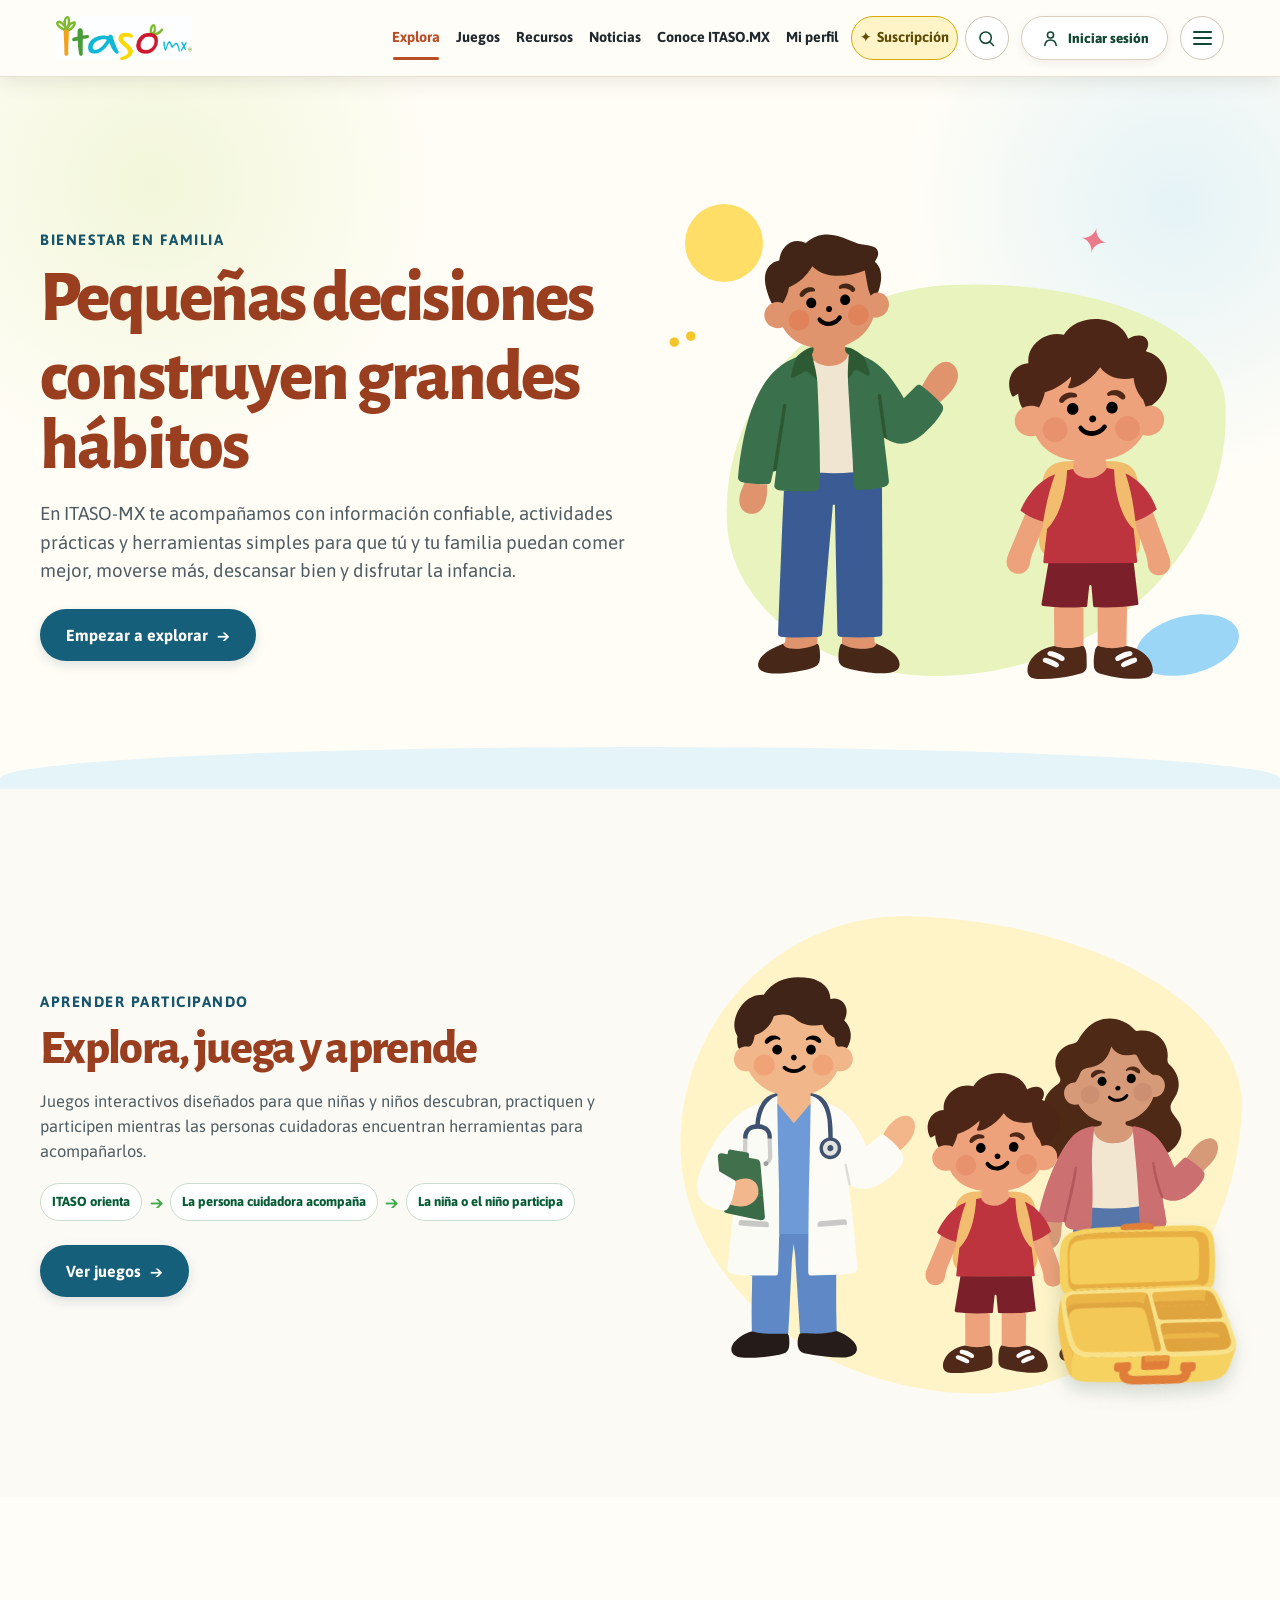
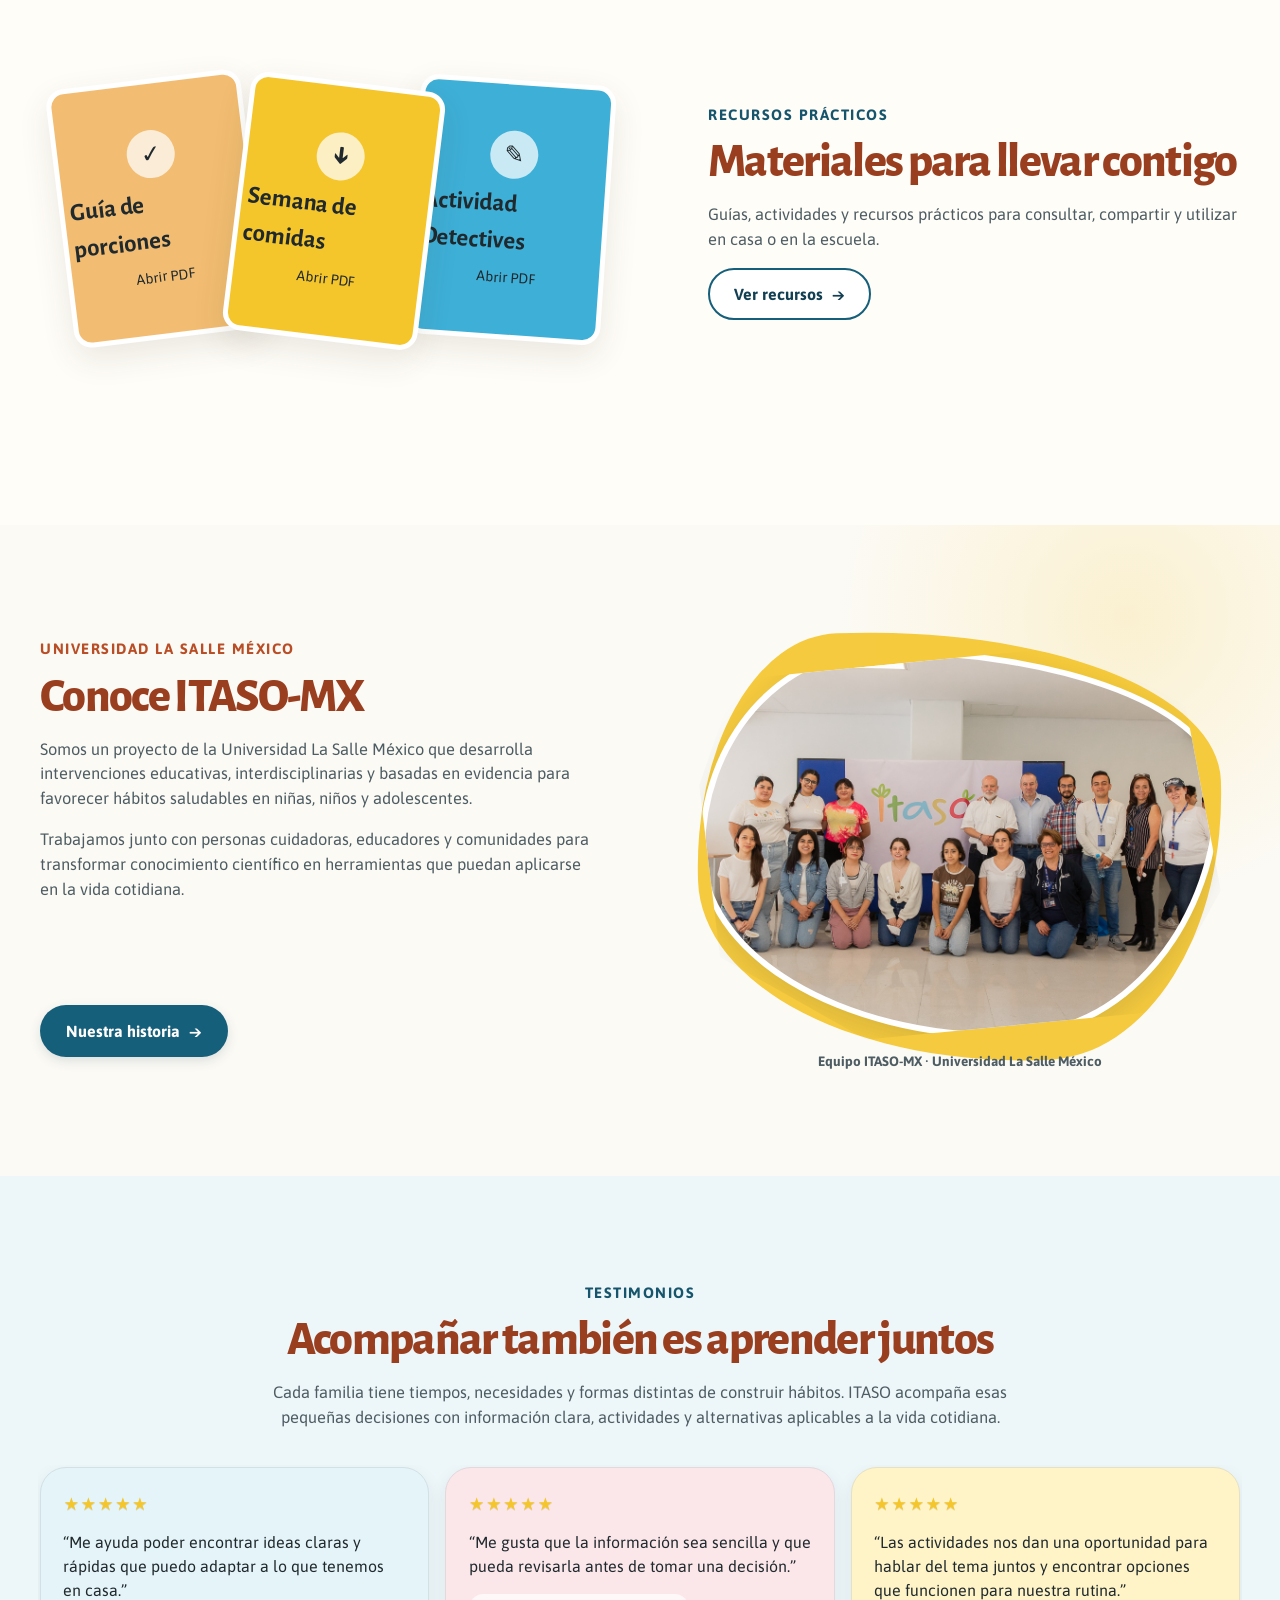
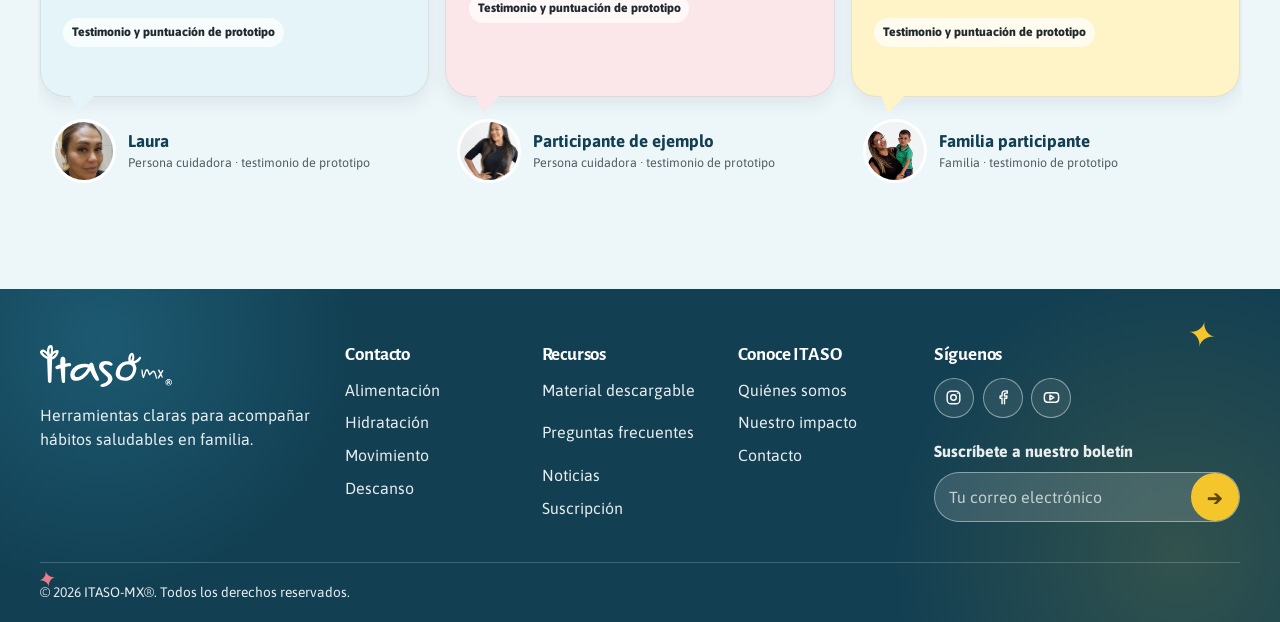
<file: index.html>
<!doctype html>
<html lang="es-MX">
<head>
  <meta charset="utf-8">
  <meta name="viewport" content="width=device-width, initial-scale=1">
  <meta name="theme-color" content="#fcfaf5">
  <meta name="description" content="Explora recursos, juegos y herramientas de ITASO-MX para acompañar hábitos saludables en familia.">
  <title>Explora | ITASO-MX</title>
  <link rel="icon" type="image/svg+xml" href="data:image/svg+xml,%3Csvg xmlns='http://www.w3.org/2000/svg' viewBox='0 0 64 64'%3E%3Crect width='64' height='64' rx='18' fill='%23075c36'/%3E%3Cpath d='M18 25h28v23H18z' rx='6' fill='%236ec5f8'/%3E%3Cpath d='M25 25v-4a7 7 0 0114 0v4' fill='none' stroke='%23ffd640' stroke-width='5' stroke-linecap='round'/%3E%3Ccircle cx='27' cy='36' r='4' fill='%23eb7a8a'/%3E%3Cpath d='M35 34h7M35 39h5' stroke='white' stroke-width='3' stroke-linecap='round'/%3E%3C/svg%3E">
  <link rel="stylesheet" href="styles.css?v=20261009-13">
</head>
<body class="explora-page" data-page="explora">
  <a class="skip-link" href="#main-content">Saltar al contenido</a>

  <header class="site-header" data-site-header></header>

  <main id="main-content" tabindex="-1">
    <section class="explora-hero" aria-labelledby="explora-title">
      <div class="site-container explora-hero-grid">
        <div class="explora-hero-copy">
          <span class="section-kicker">BIENESTAR EN FAMILIA</span>
          <h1 id="explora-title"><strong>Pequeñas decisiones</strong><span>construyen grandes hábitos</span></h1>
          <p>En ITASO-MX te acompañamos con información confiable, actividades prácticas y herramientas simples para que tú y tu familia puedan comer mejor, moverse más, descansar bien y disfrutar la infancia.</p>
          <a class="button button-primary editorial-cta" href="#explora-contenido">Empezar a explorar <span aria-hidden="true">→</span></a>
        </div>

        <div class="explora-hero-art" role="img" aria-label="Una persona cuidadora y un niño acompañados por elementos ilustrados de alimentación y bienestar">
          <span class="organic-shape shape-yellow" aria-hidden="true"></span>
          <span class="organic-shape shape-blue" aria-hidden="true"></span>
          <span class="doodle doodle-one" aria-hidden="true">✦</span>
          <span class="doodle doodle-two" aria-hidden="true">● ●</span>
          <img class="hero-caregiver" src="assets/characters/papa.svg" alt="">
          <img class="hero-kid" src="assets/characters/nino.svg" alt="">
        </div>
      </div>
      <div class="hero-wave" aria-hidden="true"></div>
    </section>

    <section class="editorial-section games-feature" id="explora-contenido" aria-labelledby="games-title">
      <div class="site-container feature-grid">
        <div class="feature-copy">
          <span class="section-kicker">APRENDER PARTICIPANDO</span>
          <h2 class="section-title" id="games-title">Explora, juega y aprende</h2>
          <p>Juegos interactivos diseñados para que niñas y niños descubran, practiquen y participen mientras las personas cuidadoras encuentran herramientas para acompañarlos.</p>
          <div class="guidance-flow" aria-label="ITASO orienta, la persona cuidadora acompaña y la niña o el niño participa">
            <span>ITASO orienta</span><b aria-hidden="true">→</b><span>La persona cuidadora acompaña</span><b aria-hidden="true">→</b><span>La niña o el niño participa</span>
          </div>
          <a class="button button-primary editorial-cta" href="juegos.html">Ver juegos <span aria-hidden="true">→</span></a>
        </div>

        <div class="feature-art game-art" role="img" aria-label="Especialista ITASO, persona cuidadora y niño participando juntos">
          <span class="art-blob" aria-hidden="true"></span>
          <img class="art-specialist" src="assets/characters/especialista.svg" alt="">
          <img class="art-caregiver" src="assets/characters/mama.svg" alt="">
          <img class="art-child" src="assets/characters/nino.svg" alt="">
          <img class="art-lunchbox" src="assets/lunchboxes/amarilla.svg" alt="">
        </div>
      </div>
    </section>

    <section class="editorial-section materials-section" id="materiales" aria-labelledby="materials-title">
      <div class="site-container materials-grid">
        <div class="materials-visual" id="materiales-lista" aria-label="Materiales descargables disponibles">
          <a class="material-card material-guide" href="assets/descargables/PORCIONES (1).pdf" target="_blank" rel="noopener">
            <span aria-hidden="true">✓</span>
            <strong>Guía de porciones</strong>
            <small>Abrir PDF</small>
          </a>
          <a class="material-card material-pdf" href="assets/descargables/MI SEMANA DE COMIDAS.pdf" target="_blank" rel="noopener">
            <span aria-hidden="true">↓</span>
            <strong>Semana de comidas</strong>
            <small>Abrir PDF</small>
          </a>
          <a class="material-card material-activity" href="assets/descargables/_DETECTIVE ITASO.pdf" target="_blank" rel="noopener">
            <span aria-hidden="true">✎</span>
            <strong>Actividad Detectives</strong>
            <small>Abrir PDF</small>
          </a>
        </div>

        <div class="feature-copy materials-copy">
          <span class="section-kicker">RECURSOS PRÁCTICOS</span>
          <h2 class="section-title" id="materials-title">Materiales para llevar contigo</h2>
          <p>Guías, actividades y recursos prácticos para consultar, compartir y utilizar en casa o en la escuela.</p>
          <a class="button button-secondary editorial-cta" href="recursos.html">Ver recursos <span aria-hidden="true">→</span></a>
        </div>
      </div>
    </section>

    <section class="editorial-section about-section" id="conoce" aria-labelledby="about-title">
      <div class="site-container about-grid">
        <div class="about-copy">
          <span class="section-kicker">UNIVERSIDAD LA SALLE MÉXICO</span>
          <h2 class="section-title" id="about-title">Conoce ITASO-MX</h2>
          <p>Somos un proyecto de la Universidad La Salle México que desarrolla intervenciones educativas, interdisciplinarias y basadas en evidencia para favorecer hábitos saludables en niñas, niños y adolescentes.</p>
          <p id="conoce-detalle">Trabajamos junto con personas cuidadoras, educadores y comunidades para transformar conocimiento científico en herramientas que puedan aplicarse en la vida cotidiana.</p>
        </div>

        <figure class="about-art about-community-photo">
          <span class="about-shape" aria-hidden="true"></span>
          <div class="about-community-photo-mask">
            <img src="assets/img/Equipo ITASO.jpg" alt="Equipo de ITASO-MX de la Universidad La Salle México">
          </div>
          <figcaption>Equipo ITASO-MX · Universidad La Salle México</figcaption>
        </figure>
        <a class="button button-primary editorial-cta about-cta" href="conoce-itaso.html">Nuestra historia <span aria-hidden="true">→</span></a>
      </div>
    </section>

    <section class="editorial-section testimonials-section" id="testimonios" aria-labelledby="testimonials-title">
      <div class="site-container">
        <div class="section-heading centered-heading">
          <span class="section-kicker">TESTIMONIOS</span>
          <h2 class="section-title" id="testimonials-title">Acompañar también es aprender juntos</h2>
          <p>Cada familia tiene tiempos, necesidades y formas distintas de construir hábitos. ITASO acompaña esas pequeñas decisiones con información clara, actividades y alternativas aplicables a la vida cotidiana.</p>
        </div>

        <!-- Testimonios de ejemplo para prototipo. Sustituir por testimonios validados. -->
        <div class="testimonial-viewport">
          <div class="testimonial-track" data-testimonial-track tabindex="0" aria-label="Testimonios de ejemplo. Usa las flechas para cambiar de tarjeta.">
            <article class="testimonial-card">
              <div class="testimonial-bubble">
                <div class="testimonial-stars" aria-label="Puntuación ilustrativa de cinco estrellas">★★★★★</div>
                <p>“Me ayuda poder encontrar ideas claras y rápidas que puedo adaptar a lo que tenemos en casa.”</p>
                <span class="prototype-badge">Testimonio y puntuación de prototipo</span>
              </div>
              <div class="testimonial-person">
                <img src="assets/img/laura.jpg" alt="Retrato de Laura, participante de referencia del prototipo">
                <div><strong>Laura</strong><span>Persona cuidadora · testimonio de prototipo</span></div>
              </div>
            </article>
            <article class="testimonial-card">
              <div class="testimonial-bubble">
                <div class="testimonial-stars" aria-label="Puntuación ilustrativa de cinco estrellas">★★★★★</div>
                <p>“Me gusta que la información sea sencilla y que pueda revisarla antes de tomar una decisión.”</p>
                <span class="prototype-badge">Testimonio y puntuación de prototipo</span>
              </div>
              <div class="testimonial-person">
                <img src="assets/img/mama 2.jpg" alt="Retrato de una persona cuidadora utilizado como referencia de prototipo">
                <div><strong>Participante de ejemplo</strong><span>Persona cuidadora · testimonio de prototipo</span></div>
              </div>
            </article>
            <article class="testimonial-card">
              <div class="testimonial-bubble">
                <div class="testimonial-stars" aria-label="Puntuación ilustrativa de cinco estrellas">★★★★★</div>
                <p>“Las actividades nos dan una oportunidad para hablar del tema juntos y encontrar opciones que funcionen para nuestra rutina.”</p>
                <span class="prototype-badge">Testimonio y puntuación de prototipo</span>
              </div>
              <div class="testimonial-person">
                <img src="assets/img/mama-hijo.jpeg" alt="Persona cuidadora acompañando a un niño, fotografía de referencia">
                <div><strong>Familia participante</strong><span>Familia · testimonio de prototipo</span></div>
              </div>
            </article>
          </div>
        </div>

        <div class="carousel-controls" aria-label="Controles del carrusel">
          <button type="button" class="carousel-arrow" data-carousel-prev aria-label="Testimonio anterior">←</button>
          <div class="carousel-dots" aria-label="Elegir testimonio">
            <button type="button" data-carousel-dot="0" class="is-current" aria-label="Ir al testimonio 1" aria-current="true"></button>
            <button type="button" data-carousel-dot="1" aria-label="Ir al testimonio 2"></button>
            <button type="button" data-carousel-dot="2" aria-label="Ir al testimonio 3"></button>
          </div>
          <button type="button" class="carousel-arrow" data-carousel-next aria-label="Testimonio siguiente">→</button>
        </div>
      </div>
    </section>
  </main>

  <footer class="site-footer" data-site-footer></footer>

  <dialog class="search-dialog" id="search-dialog" aria-labelledby="search-title">
    <form method="dialog">
      <button class="dialog-close" value="close" aria-label="Cerrar búsqueda">×</button>
      <span class="eyebrow eyebrow-blue">BUSCAR EN ITASO</span>
      <h2 id="search-title">¿Qué quieres explorar?</h2>
      <label for="site-search">Buscar recursos, juegos o noticias</label>
      <div class="search-row">
        <input id="site-search" type="search" placeholder="Escribe una palabra">
        <button class="button button-primary" value="search">Buscar</button>
      </div>
    </form>
  </dialog>

  <div class="toast" id="toast" role="status" aria-live="polite" aria-atomic="true"></div>

  <script src="script.js?v=20261009-16"></script>
  <script src="https://mcp.figma.com/mcp/html-to-design/capture.js" async></script>
</body>
</html>
</file>
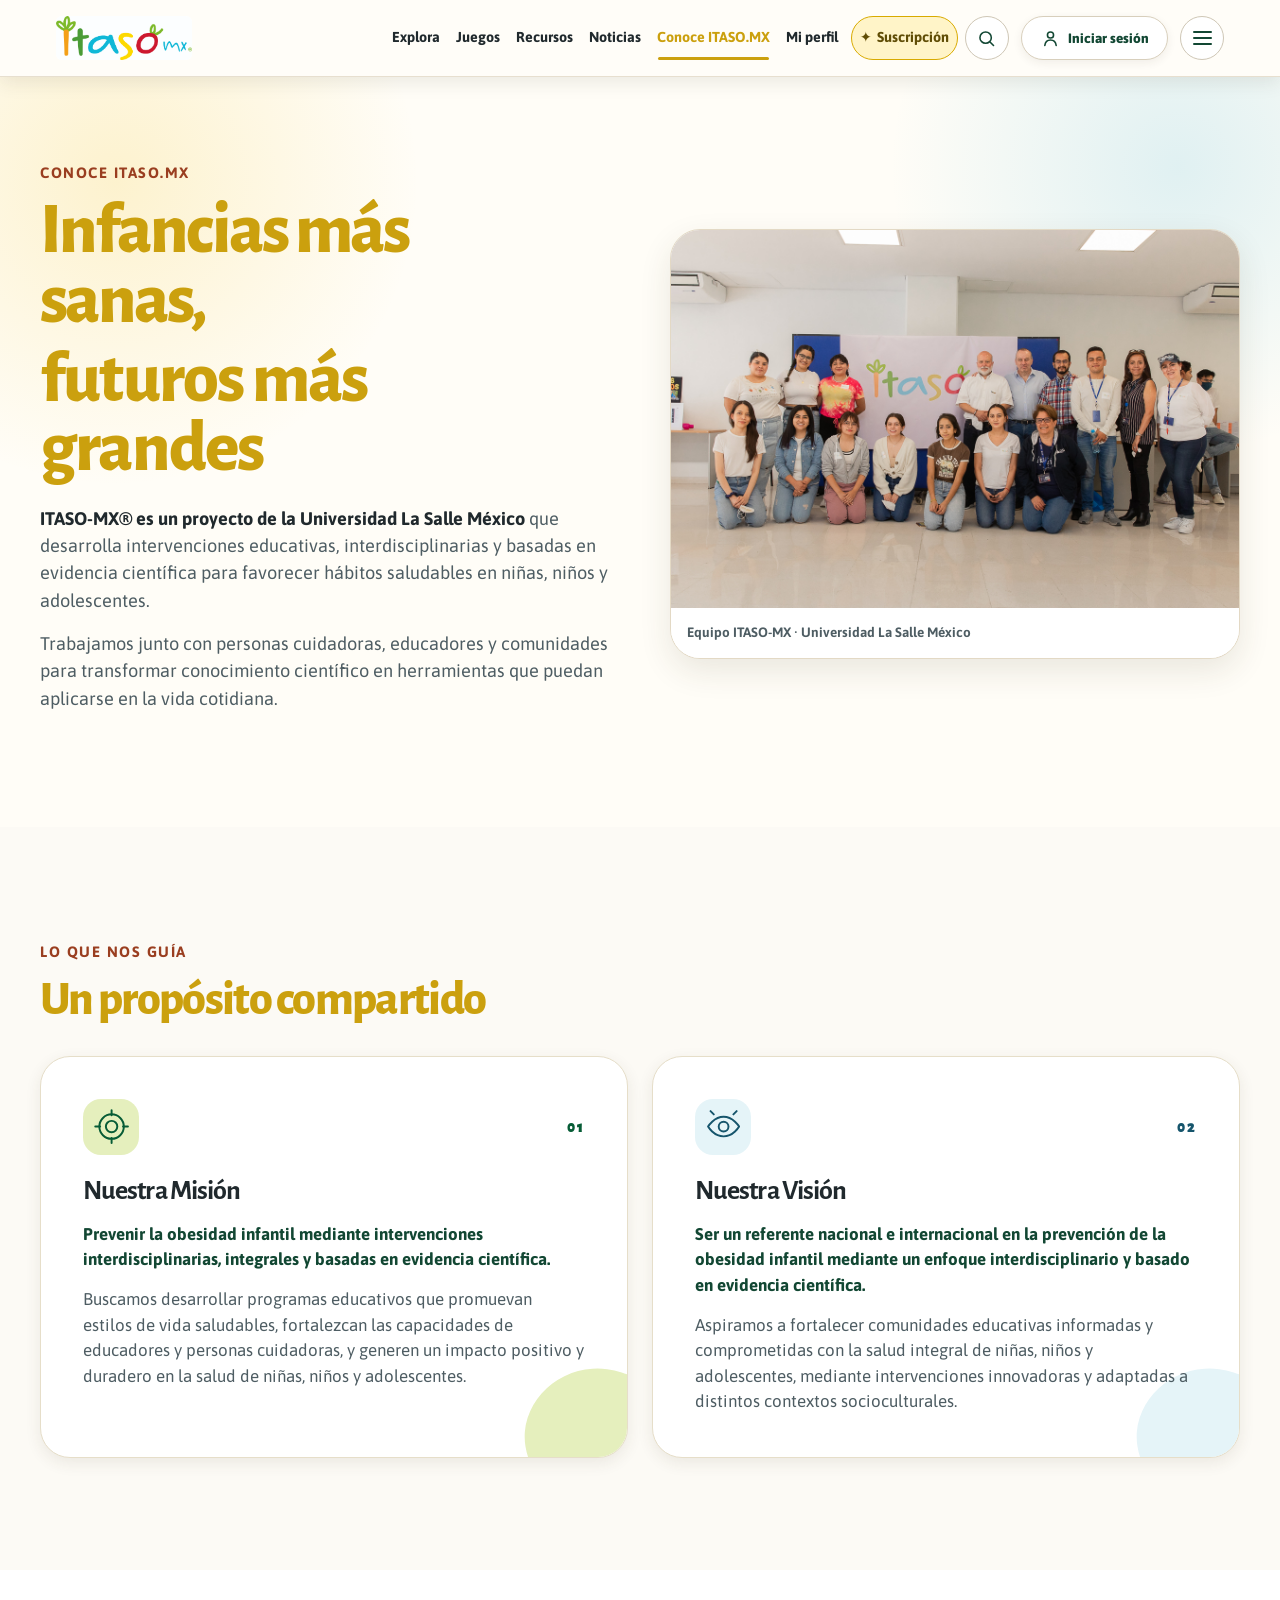
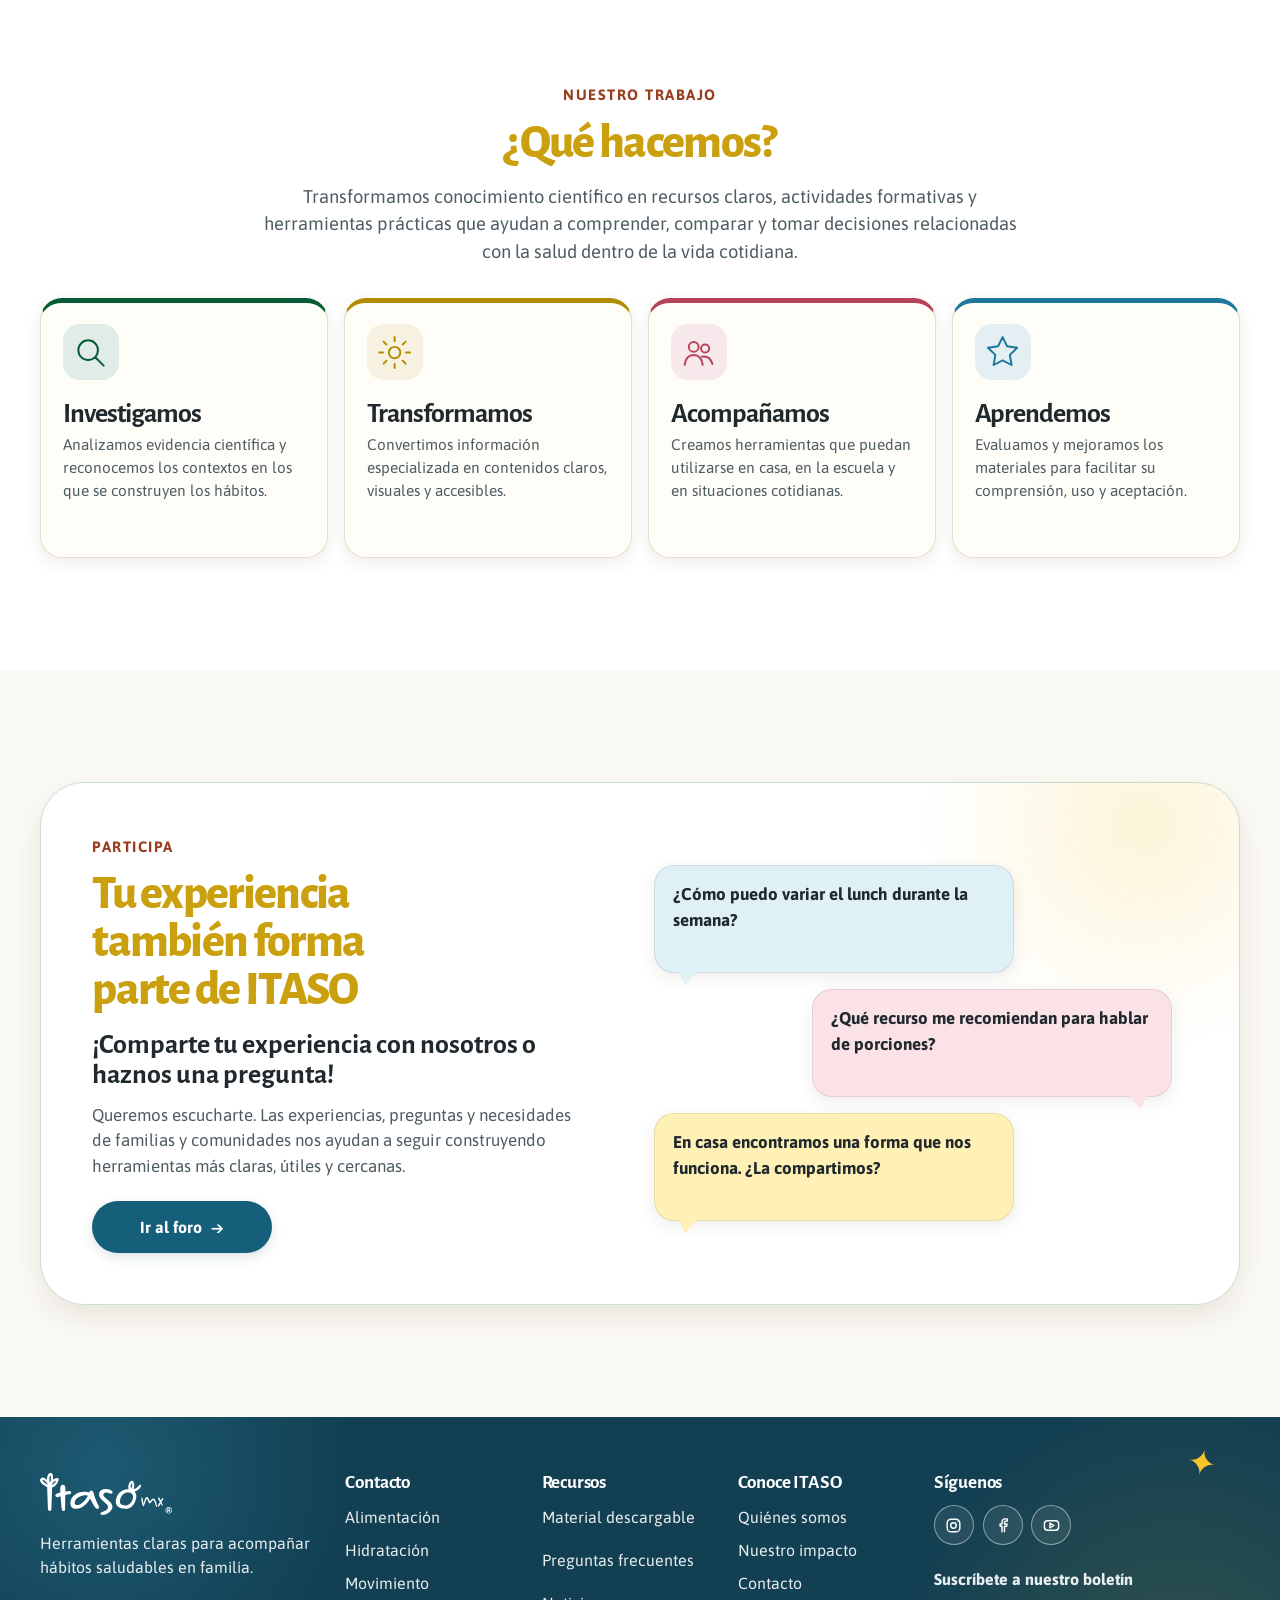
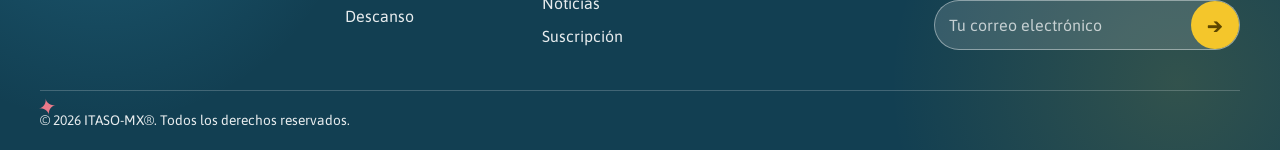
<file: conoce-itaso.html>
<!doctype html>
<html lang="es-MX">
<head>
  <meta charset="utf-8">
  <meta name="viewport" content="width=device-width, initial-scale=1">
  <meta name="theme-color" content="#fcfaf5">
  <meta name="description" content="Conoce la misión, la visión y el trabajo de ITASO-MX por infancias más sanas.">
  <title>Conoce ITASO.MX | ITASO-MX</title>
  <link rel="icon" type="image/svg+xml" href="data:image/svg+xml,%3Csvg xmlns='http://www.w3.org/2000/svg' viewBox='0 0 64 64'%3E%3Crect width='64' height='64' rx='18' fill='%23075c36'/%3E%3Cpath d='M18 25h28v23H18z' rx='6' fill='%236ec5f8'/%3E%3Cpath d='M25 25v-4a7 7 0 0114 0v4' fill='none' stroke='%23ffd640' stroke-width='5' stroke-linecap='round'/%3E%3Ccircle cx='27' cy='36' r='4' fill='%23eb7a8a'/%3E%3Cpath d='M35 34h7M35 39h5' stroke='white' stroke-width='3' stroke-linecap='round'/%3E%3C/svg%3E">
  <link rel="stylesheet" href="styles.css?v=20261009-13">
</head>
<body class="about-page" data-page="conoce">
  <a class="skip-link" href="#main-content">Saltar al contenido</a>

  <header class="site-header" data-site-header></header>

  <main id="main-content" tabindex="-1">
    <section class="about-hero" id="quienes-somos" aria-labelledby="about-hero-title">
      <div class="site-container about-hero-grid">
        <div class="about-hero-copy">
          <span class="section-kicker">CONOCE ITASO.MX</span>
          <h1 id="about-hero-title"><strong>Infancias más sanas,</strong><span>futuros más grandes</span></h1>
          <p><strong>ITASO-MX® es un proyecto de la Universidad La Salle México</strong> que desarrolla intervenciones educativas, interdisciplinarias y basadas en evidencia científica para favorecer hábitos saludables en niñas, niños y adolescentes.</p>
          <p>Trabajamos junto con personas cuidadoras, educadores y comunidades para transformar conocimiento científico en herramientas que puedan aplicarse en la vida cotidiana.</p>
        </div>

        <figure class="about-team-visual about-team-photo">
          <img src="assets/img/Equipo ITASO.jpg" alt="Integrantes del equipo ITASO-MX reunidos frente a la identidad del proyecto">
          <figcaption>Equipo ITASO-MX · Universidad La Salle México</figcaption>
        </figure>
      </div>
    </section>

    <section class="about-section-block purpose-section" id="mision-vision" aria-labelledby="purpose-title">
      <div class="site-container">
        <div class="about-section-heading">
          <span class="section-kicker">LO QUE NOS GUÍA</span>
          <h2 id="purpose-title">Un propósito compartido</h2>
        </div>

        <div class="purpose-grid">
          <article class="purpose-card mission-card">
            <div class="purpose-card-top">
              <span class="purpose-icon" aria-hidden="true">
                <svg viewBox="0 0 48 48" focusable="false"><circle cx="24" cy="24" r="15"></circle><circle cx="24" cy="24" r="7"></circle><path d="M24 4v6M24 38v6M4 24h6M38 24h6"></path></svg>
              </span>
              <span class="purpose-number">01</span>
            </div>
            <h3>Nuestra Misión</h3>
            <p class="purpose-lead">Prevenir la obesidad infantil mediante intervenciones interdisciplinarias, integrales y basadas en evidencia científica.</p>
            <p>Buscamos desarrollar programas educativos que promuevan estilos de vida saludables, fortalezcan las capacidades de educadores y personas cuidadoras, y generen un impacto positivo y duradero en la salud de niñas, niños y adolescentes.</p>
          </article>

          <article class="purpose-card vision-card">
            <div class="purpose-card-top">
              <span class="purpose-icon" aria-hidden="true">
                <svg viewBox="0 0 48 48" focusable="false"><path d="M5 24s7-12 19-12 19 12 19 12-7 12-19 12S5 24 5 24Z"></path><circle cx="24" cy="24" r="6"></circle><path d="M36 9l4-4M12 9 8 5"></path></svg>
              </span>
              <span class="purpose-number">02</span>
            </div>
            <h3>Nuestra Visión</h3>
            <p class="purpose-lead">Ser un referente nacional e internacional en la prevención de la obesidad infantil mediante un enfoque interdisciplinario y basado en evidencia científica.</p>
            <p>Aspiramos a fortalecer comunidades educativas informadas y comprometidas con la salud integral de niñas, niños y adolescentes, mediante intervenciones innovadoras y adaptadas a distintos contextos socioculturales.</p>
          </article>
        </div>
      </div>
    </section>

    <section class="about-section-block pillars-section" id="que-hacemos" aria-labelledby="pillars-title">
      <div class="site-container">
        <div class="about-section-heading centered-about-heading">
          <span class="section-kicker">NUESTRO TRABAJO</span>
          <h2 id="pillars-title">¿Qué hacemos?</h2>
          <p>Transformamos conocimiento científico en recursos claros, actividades formativas y herramientas prácticas que ayudan a comprender, comparar y tomar decisiones relacionadas con la salud dentro de la vida cotidiana.</p>
        </div>

        <div class="pillars-grid">
          <article class="pillar-card pillar-search">
            <span class="pillar-icon" aria-hidden="true">
              <svg viewBox="0 0 48 48" focusable="false"><circle cx="21" cy="21" r="12"></circle><path d="m30 30 10 10"></path></svg>
            </span>
            <h3>Investigamos</h3>
            <p>Analizamos evidencia científica y reconocemos los contextos en los que se construyen los hábitos.</p>
          </article>

          <article class="pillar-card pillar-transform">
            <span class="pillar-icon" aria-hidden="true">
              <svg viewBox="0 0 48 48" focusable="false"><circle cx="24" cy="24" r="7"></circle><path d="M24 5v5M24 38v5M5 24h5M38 24h5M10.5 10.5l3.6 3.6M33.9 33.9l3.6 3.6M37.5 10.5l-3.6 3.6M14.1 33.9l-3.6 3.6"></path></svg>
            </span>
            <h3>Transformamos</h3>
            <p>Convertimos información especializada en contenidos claros, visuales y accesibles.</p>
          </article>

          <article class="pillar-card pillar-community">
            <span class="pillar-icon" aria-hidden="true">
              <svg viewBox="0 0 48 48" focusable="false"><circle cx="18" cy="17" r="6"></circle><circle cx="32" cy="19" r="5"></circle><path d="M7 39c1-8 5-12 11-12s10 4 11 12M28 29c6-1 11 2 13 9"></path></svg>
            </span>
            <h3>Acompañamos</h3>
            <p>Creamos herramientas que puedan utilizarse en casa, en la escuela y en situaciones cotidianas.</p>
          </article>

          <article class="pillar-card pillar-learn">
            <span class="pillar-icon" aria-hidden="true">
              <svg viewBox="0 0 48 48" focusable="false"><path d="m24 5 5.5 11.2 12.4 1.8-9 8.8 2.1 12.4L24 33.4l-11 5.8 2.1-12.4-9-8.8 12.4-1.8L24 5Z"></path></svg>
            </span>
            <h3>Aprendemos</h3>
            <p>Evaluamos y mejoramos los materiales para facilitar su comprensión, uso y aceptación.</p>
          </article>
        </div>
      </div>
    </section>

    <section class="about-section-block participation-section" id="participa" aria-labelledby="participation-title">
      <div class="site-container participation-panel">
        <div class="participation-copy">
          <span class="section-kicker">PARTICIPA</span>
          <h2 id="participation-title">Tu experiencia también forma parte de ITASO</h2>
          <h3>¡Comparte tu experiencia con nosotros o haznos una pregunta!</h3>
          <p>Queremos escucharte. Las experiencias, preguntas y necesidades de familias y comunidades nos ayudan a seguir construyendo herramientas más claras, útiles y cercanas.</p>
          <!-- TODO: conectar con la página de foro cuando esté disponible. -->
          <button class="button button-primary participation-cta" type="button" data-action="unavailable" data-label="El foro">Ir al foro <span aria-hidden="true">→</span></button>
        </div>

        <div class="participation-conversation" aria-label="Ejemplos de conversaciones que pueden compartirse en el foro">
          <p class="conversation-bubble bubble-blue">¿Cómo puedo variar el lunch durante la semana?</p>
          <p class="conversation-bubble bubble-pink">¿Qué recurso me recomiendan para hablar de porciones?</p>
          <p class="conversation-bubble bubble-yellow">En casa encontramos una forma que nos funciona. ¿La compartimos?</p>
        </div>
      </div>
    </section>
  </main>

  <footer class="site-footer" data-site-footer></footer>

  <dialog class="search-dialog" id="search-dialog" aria-labelledby="search-title">
    <form method="dialog">
      <button class="dialog-close" value="close" aria-label="Cerrar búsqueda">×</button>
      <span class="eyebrow eyebrow-blue">BUSCAR EN ITASO</span>
      <h2 id="search-title">¿Qué quieres explorar?</h2>
      <label for="site-search">Buscar recursos, juegos o noticias</label>
      <div class="search-row">
        <input id="site-search" type="search" placeholder="Escribe una palabra">
        <button class="button button-primary" value="search">Buscar</button>
      </div>
    </form>
  </dialog>

  <div class="toast" id="toast" role="status" aria-live="polite" aria-atomic="true"></div>

  <script src="script.js?v=20261009-16"></script>
  <script src="https://mcp.figma.com/mcp/html-to-design/capture.js" async></script>
</body>
</html>
</file>
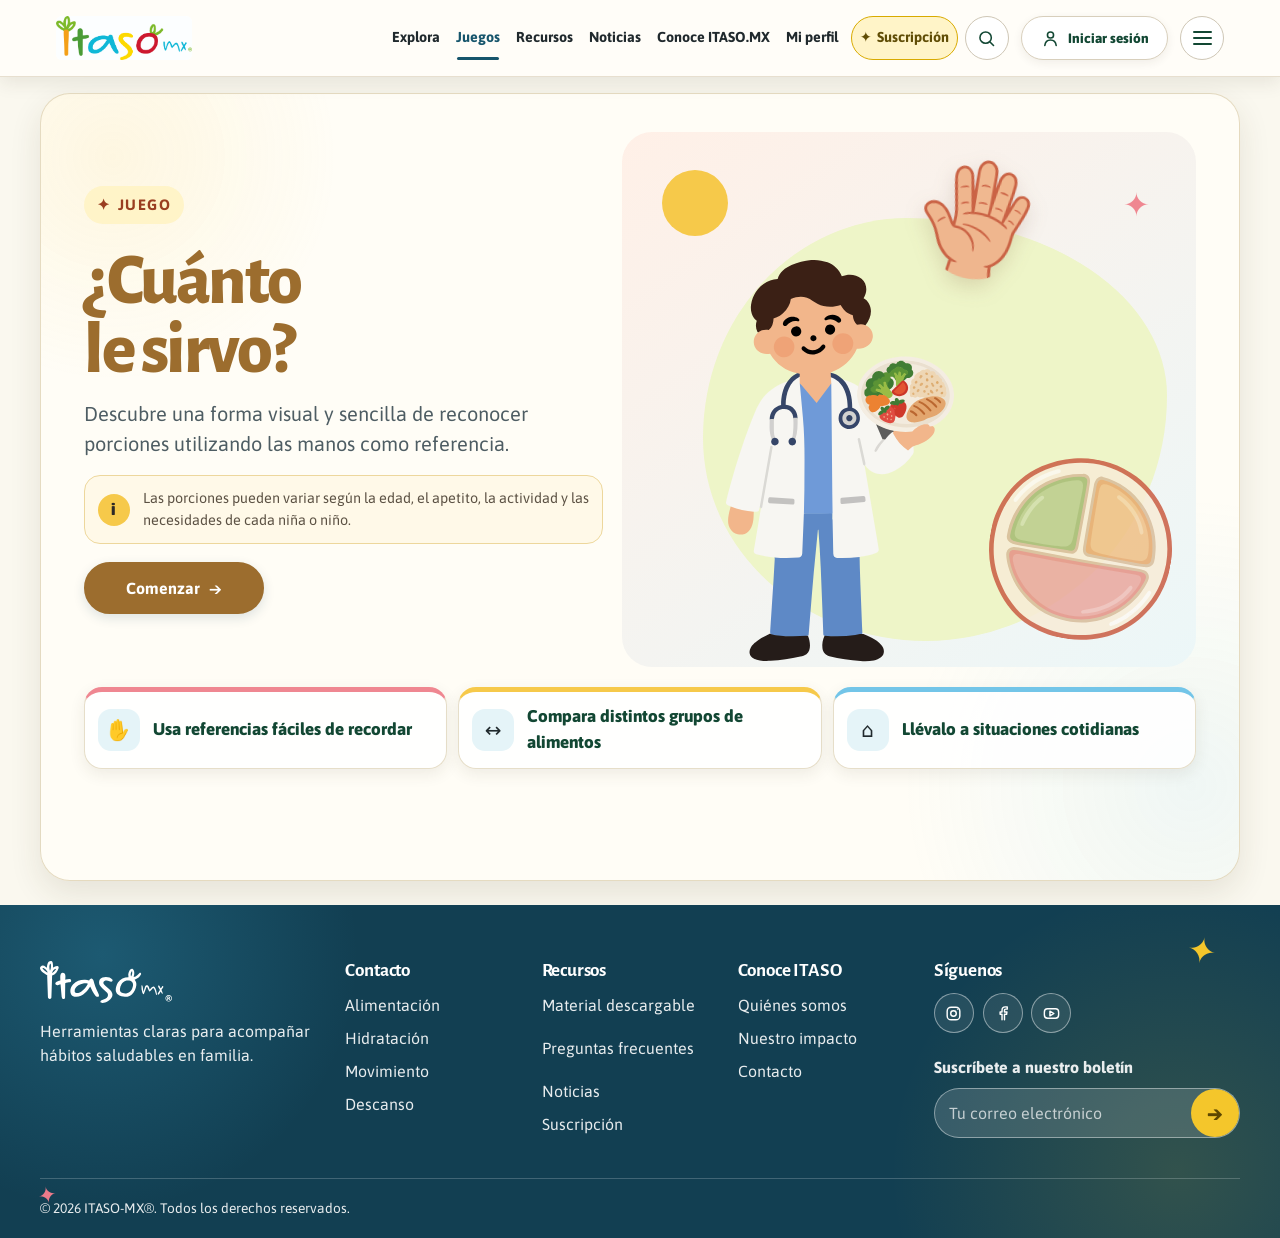
<file: cuanto-le-sirvo.html>
<!doctype html>
<html lang="es-MX">
<head>
  <meta charset="utf-8">
  <meta name="viewport" content="width=device-width, initial-scale=1">
  <meta name="theme-color" content="#fcfaf5">
  <meta name="description" content="Interactivo ITASO-MX para conocer referencias visuales de porciones mediante las manos y un plato ilustrado.">
  <title>¿Cuánto le sirvo? | ITASO-MX</title>
  <link rel="icon" type="image/svg+xml" href="data:image/svg+xml,%3Csvg xmlns='http://www.w3.org/2000/svg' viewBox='0 0 64 64'%3E%3Crect width='64' height='64' rx='18' fill='%23075c36'/%3E%3Ccircle cx='32' cy='34' r='18' fill='%23fff9e8' stroke='%23ef8791' stroke-width='4'/%3E%3Cpath d='M32 16v36M14 34h36' stroke='%23f6c94a' stroke-width='3'/%3E%3C/svg%3E">
  <link rel="stylesheet" href="styles.css?v=20261009-13">
</head>
<body class="portion-page" data-page="juegos">
  <a class="skip-link" href="#main-content">Saltar al contenido</a>

  <header class="site-header" data-site-header></header>

  <main id="main-content" class="portion-main" tabindex="-1">
    <section class="portion-screen portion-intro is-active" id="portion-intro" data-portion-view="intro" aria-labelledby="portion-intro-title">
      <div class="portion-intro-grid">
        <div class="portion-intro-copy">
          <span class="eyebrow"><span aria-hidden="true">✦</span> JUEGO</span>
          <h1 id="portion-intro-title">¿Cuánto <span>le sirvo?</span></h1>
          <p class="portion-lead">Descubre una forma visual y sencilla de reconocer porciones utilizando las manos como referencia.</p>
          <div class="portion-notice">
            <span aria-hidden="true">i</span>
            <p>Las porciones pueden variar según la edad, el apetito, la actividad y las necesidades de cada niña o niño.</p>
          </div>
          <button class="button button-primary" type="button" data-portion-action="start">Comenzar <span aria-hidden="true">→</span></button>
        </div>

        <div class="portion-intro-art" aria-label="Especialista ITASO sosteniendo un plato junto a referencias visuales de porciones">
          <span class="portion-art-blob" aria-hidden="true"></span>
          <span class="portion-art-sun" aria-hidden="true"></span>
          <span class="portion-art-star" aria-hidden="true">✦</span>
          <img class="portion-art-specialist" src="assets/characters/_1Recurso 41especialista plato.svg" alt="Especialista ITASO sosteniendo un plato">
          <img class="portion-art-plate" src="assets/plate/plato dividido.svg" alt="Plato dividido ilustrado">
          <img class="portion-art-hand" src="assets/hands/mano abierta.svg" alt="Mano abierta ilustrada">
        </div>
      </div>

      <div class="portion-benefits" aria-label="Lo que podrás hacer">
        <article><span aria-hidden="true">✋</span><p>Usa referencias fáciles de recordar</p></article>
        <article><span aria-hidden="true">↔</span><p>Compara distintos grupos de alimentos</p></article>
        <article><span aria-hidden="true">⌂</span><p>Llévalo a situaciones cotidianas</p></article>
      </div>
    </section>

    <section class="portion-screen portion-step" id="portion-age" data-portion-view="age" aria-labelledby="portion-age-title" hidden>
      <div class="portion-toolbar">
        <button class="back-button" type="button" data-portion-action="back-intro"><span aria-hidden="true">←</span> Volver</button>
        <a class="portion-exit-link" href="juegos.html">Salir del juego</a>
      </div>
      <div class="portion-progress" aria-label="Paso 1 de 3">
        <div aria-hidden="true"><span style="width: 33.333%"></span></div>
        <strong>Paso 1 de 3</strong>
      </div>

      <div class="portion-step-heading">
        <span class="section-kicker">PRIMERO</span>
        <h2 id="portion-age-title" tabindex="-1">¿Qué edad tiene tu hijo/a?</h2>
        <p>Selecciona un rango de edad para consultar la guía visual.</p>
      </div>

      <div class="portion-age-layout">
        <div class="portion-age-options" role="radiogroup" aria-label="Rango de edad">
          <button class="portion-age-card tone-yellow" type="button" role="radio" aria-checked="false" data-portion-age="6–8 años">
            <span class="portion-choice-check" aria-hidden="true">✓</span>
            <small>INFANCIA</small>
            <strong>6–8 años</strong>
            <span>Consultar esta guía</span>
          </button>
          <button class="portion-age-card tone-coral" type="button" role="radio" aria-checked="false" data-portion-age="9–12 años">
            <span class="portion-choice-check" aria-hidden="true">✓</span>
            <small>INFANCIA</small>
            <strong>9–12 años</strong>
            <span>Consultar esta guía</span>
          </button>
          <button class="portion-age-card tone-blue" type="button" role="radio" aria-checked="false" data-portion-age="13+ años">
            <span class="portion-choice-check" aria-hidden="true">✓</span>
            <small>ADOLESCENCIA</small>
            <strong>13+ años</strong>
            <span>Consultar esta guía</span>
          </button>
        </div>

        <aside class="portion-age-companion">
          <span aria-hidden="true"></span>
          <img src="assets/characters/nino.svg" alt="Personaje infantil ITASO">
          <p><strong>Una guía flexible.</strong> La edad es sólo un punto de partida; también puedes observar su apetito.</p>
        </aside>
      </div>

      <div class="portion-step-actions">
        <button class="button button-secondary" type="button" data-portion-action="back-intro"><span aria-hidden="true">←</span> Volver</button>
        <button class="button button-primary" id="portion-age-next" type="button" data-portion-action="next-hands" disabled>Continuar <span aria-hidden="true">→</span></button>
      </div>
    </section>

    <section class="portion-screen portion-step" id="portion-hands" data-portion-view="hands" aria-labelledby="portion-hands-title" hidden>
      <div class="portion-toolbar">
        <button class="back-button" type="button" data-portion-action="back-age"><span aria-hidden="true">←</span> Volver</button>
        <a class="portion-exit-link" href="juegos.html">Salir del juego</a>
      </div>
      <div class="portion-progress" aria-label="Paso 2 de 3">
        <div aria-hidden="true"><span style="width: 66.666%"></span></div>
        <strong>Paso 2 de 3</strong>
      </div>

      <div class="portion-step-heading">
        <span class="section-kicker">REFERENCIA VISUAL</span>
        <h2 id="portion-hands-title" tabindex="-1">Usa tus manos como guía</h2>
        <p>Las manos pueden ayudarte a visualizar algunas porciones sin necesitar medir cada alimento.</p>
        <small>Úsalas como referencia visual, no como una medida exacta.</small>
      </div>

      <div class="portion-selected-age" id="portion-selected-age" aria-live="polite"></div>
      <nav class="portion-group-tabs" data-portion-group-tabs aria-label="Grupos de alimentos"></nav>
      <article class="portion-hand-detail" data-portion-hand-detail aria-live="polite"></article>

      <div class="portion-step-actions">
        <button class="button button-secondary" type="button" data-portion-action="back-age"><span aria-hidden="true">←</span> Volver</button>
        <button class="button button-primary" type="button" data-portion-action="next-plate">Ver cómo llevarlo al plato <span aria-hidden="true">→</span></button>
      </div>
    </section>

    <section class="portion-screen portion-step" id="portion-plate" data-portion-view="plate" aria-labelledby="portion-plate-title" hidden>
      <div class="portion-toolbar">
        <button class="back-button" type="button" data-portion-action="back-hands"><span aria-hidden="true">←</span> Volver</button>
        <a class="portion-exit-link" href="juegos.html">Salir del juego</a>
      </div>
      <div class="portion-progress" aria-label="Paso 3 de 3">
        <div aria-hidden="true"><span style="width: 100%"></span></div>
        <strong>Paso 3 de 3</strong>
      </div>

      <div class="portion-step-heading">
        <span class="section-kicker">UNA COMIDA COTIDIANA</span>
        <h2 id="portion-plate-title" tabindex="-1">Llévalo a tu plato</h2>
        <p>Ahora observa cómo los distintos grupos pueden convivir dentro de una misma comida.</p>
      </div>

      <div class="portion-plate-layout">
        <div class="portion-plate-visual">
          <span class="portion-plate-blob" aria-hidden="true"></span>
          <div class="portion-plate-stage">
            <img src="assets/plate/plato dividido.svg" alt="Plato ilustrado dividido en tres áreas para verduras, cereales y proteínas">
            <div class="portion-plate-food-layers" data-portion-plate-foods aria-hidden="true"></div>
          </div>
          <div class="portion-water-reference">
            <span class="portion-water-glass" aria-hidden="true"><i></i></span>
            <strong>Agua simple</strong>
          </div>
        </div>

        <div class="portion-plate-panel">
          <h3>Explora cada grupo</h3>
          <div class="portion-plate-tabs" data-portion-plate-tabs role="group" aria-label="Grupos dentro del plato"></div>
          <div class="portion-plate-examples" data-portion-plate-examples aria-live="polite"></div>
        </div>
      </div>

      <div class="portion-companion-groups">
        <article class="companion-fruit">
          <img src="assets/hands/mano en copa.svg" alt="Manos en forma de copa">
          <div><span>FRUTAS</span><p>Puedes incorporarlas según la comida y la rutina.</p></div>
        </article>
        <article class="companion-fat">
          <img src="assets/hands/pulgar.svg" alt="Pulgar ilustrado">
          <div><span>GRASAS SALUDABLES</span><p>Pueden formar parte de distintas preparaciones.</p></div>
        </article>
      </div>

      <aside class="portion-remember">
        <span aria-hidden="true">✦</span>
        <div>
          <h3>Recuerda</h3>
          <p>La guía te ayuda a visualizar cantidades, pero no necesitas servir exactamente lo mismo todos los días. El apetito, la actividad y las necesidades pueden cambiar.</p>
        </div>
      </aside>

      <div class="portion-step-actions">
        <button class="button button-secondary" type="button" data-portion-action="back-hands"><span aria-hidden="true">←</span> Volver</button>
        <button class="button button-primary" type="button" data-portion-action="finish">Terminar <span aria-hidden="true">→</span></button>
      </div>
    </section>

    <section class="portion-screen portion-complete" id="portion-complete" data-portion-view="complete" aria-labelledby="portion-complete-title" hidden>
      <div class="portion-complete-art" aria-hidden="true">
        <span></span>
        <img src="assets/characters/especialista.svg" alt="">
        <img src="assets/hands/mano abierta.svg" alt="">
      </div>
      <span class="eyebrow eyebrow-blue">GUÍA COMPLETADA</span>
      <h2 id="portion-complete-title" tabindex="-1">¡Lo tienes!</h2>
      <p>Ahora tienes una referencia visual para acompañar las porciones de una forma más sencilla.</p>

      <div class="portion-reminders">
        <article><span aria-hidden="true">✋</span><strong>Usa las manos como guía</strong></article>
        <article><span aria-hidden="true">♡</span><strong>Observa su apetito</strong></article>
        <article><span aria-hidden="true">⌂</span><strong>Adapta los alimentos a lo que tienen en casa</strong></article>
      </div>

      <button class="button button-secondary portion-save-button" type="button" data-save-portion-guide aria-pressed="false">♡ Guardar esta guía</button>
      <div class="portion-complete-actions">
        <a class="button button-primary" href="juegos.html">Volver a Juegos <span aria-hidden="true">→</span></a>
        <a class="button button-secondary" href="recursos.html#porciones">Explorar recursos sobre porciones</a>
      </div>
    </section>
  </main>

  <footer class="site-footer" data-site-footer></footer>

  <dialog class="search-dialog" id="search-dialog" aria-labelledby="search-title">
    <form method="dialog">
      <button class="dialog-close" value="close" aria-label="Cerrar búsqueda">×</button>
      <span class="eyebrow eyebrow-blue">BUSCAR EN ITASO</span>
      <h2 id="search-title">¿Qué quieres explorar?</h2>
      <label for="site-search">Buscar recursos, juegos o noticias</label>
      <div class="search-row">
        <input id="site-search" type="search" placeholder="Escribe una palabra">
        <button class="button button-primary" value="search">Buscar</button>
      </div>
    </form>
  </dialog>

  <dialog class="auth-dialog portion-save-dialog" id="portion-save-dialog" aria-labelledby="portion-save-title">
    <div class="auth-dialog-card">
      <button class="dialog-close" type="button" data-dialog-close aria-label="Cerrar mensaje">×</button>
      <span class="resource-dialog-symbol" aria-hidden="true">♡</span>
      <h2 id="portion-save-title">Inicia sesión para guardar este recurso</h2>
      <p>Así podrás encontrar “¿Cuánto le sirvo?” fácilmente desde tu perfil.</p>
      <div class="resource-dialog-actions">
        <a class="button button-primary" href="iniciar-sesion.html?returnTo=cuanto-le-sirvo.html">Iniciar sesión</a>
        <button class="button button-secondary" type="button" data-dialog-close>Seguir explorando</button>
      </div>
    </div>
  </dialog>

  <div class="toast" id="toast" role="status" aria-live="polite" aria-atomic="true"></div>

  <script src="script.js?v=20261009-16"></script>
  <script src="https://mcp.figma.com/mcp/html-to-design/capture.js" async></script>
</body>
</html>
</file>
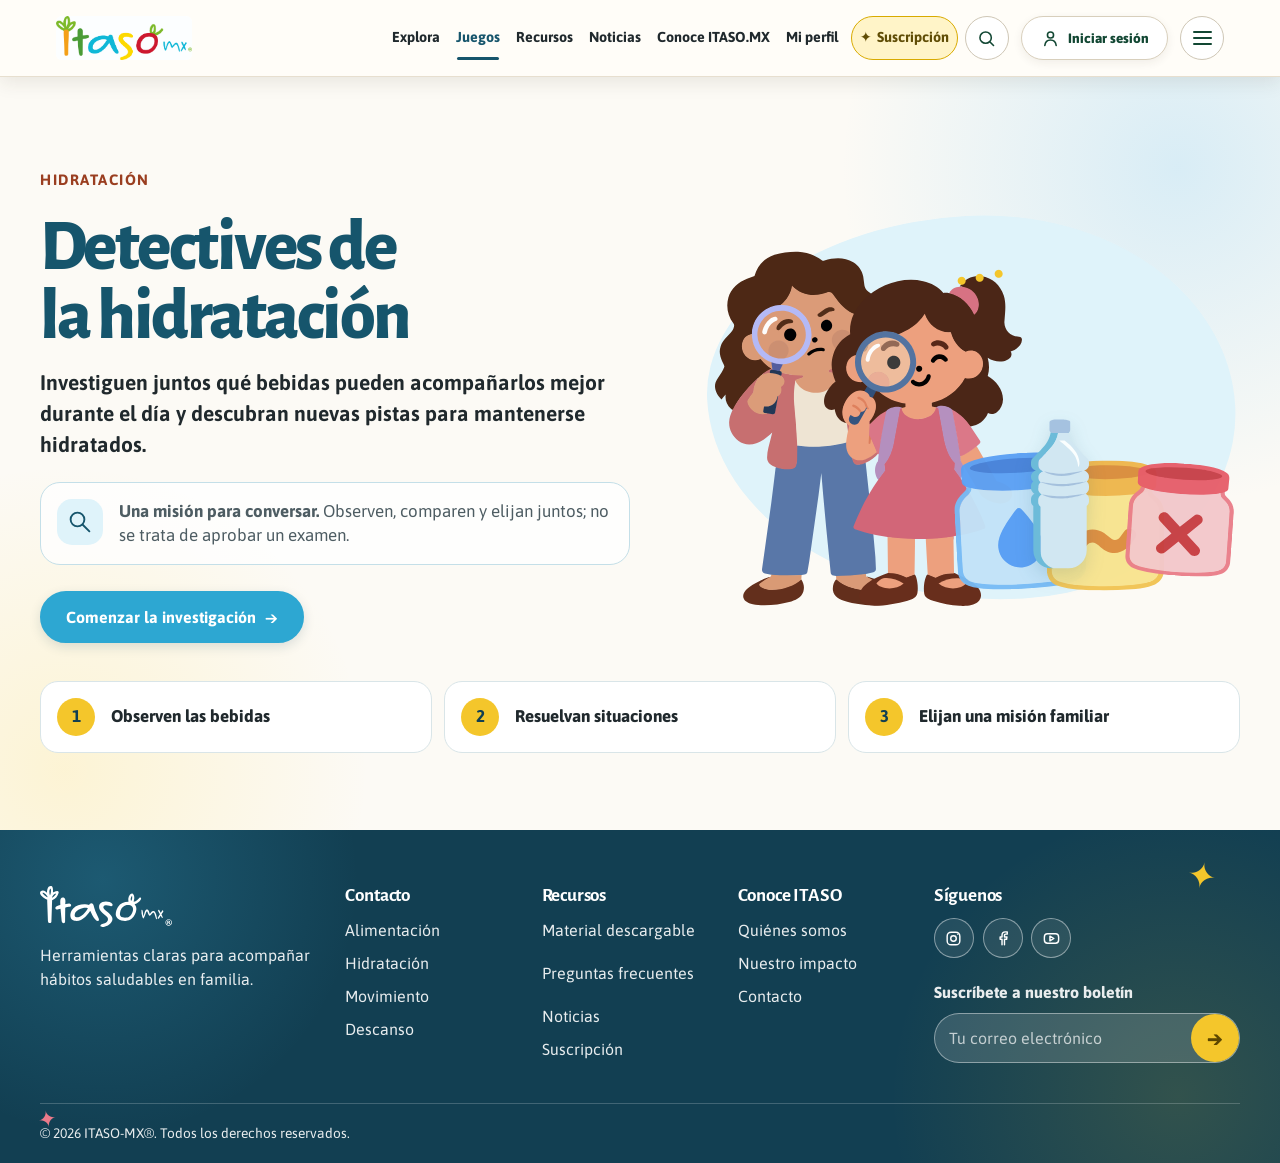
<file: detectives-hidratacion.html>
<!doctype html>
<html lang="es-MX">
<head>
  <meta charset="utf-8">
  <meta name="viewport" content="width=device-width, initial-scale=1">
  <meta name="theme-color" content="#eef8fb">
  <meta name="description" content="Juego educativo ITASO-MX para investigar bebidas y construir estrategias familiares de hidratación cotidiana.">
  <title>Detectives de la hidratación | ITASO-MX</title>
  <link rel="icon" type="image/svg+xml" href="data:image/svg+xml,%3Csvg xmlns='http://www.w3.org/2000/svg' viewBox='0 0 64 64'%3E%3Crect width='64' height='64' rx='18' fill='%2316556c'/%3E%3Cpath d='M32 12C22 26 18 31 18 40a14 14 0 0028 0c0-9-4-14-14-28Z' fill='%236ec5f8'/%3E%3Ccircle cx='28' cy='35' r='8' fill='none' stroke='white' stroke-width='4'/%3E%3Cpath d='m34 41 9 9' stroke='%23ffd640' stroke-width='5' stroke-linecap='round'/%3E%3C/svg%3E">
  <link rel="stylesheet" href="styles.css?v=20261009-13">
</head>
<body class="hydration-page" data-page="juegos">
  <a class="skip-link" href="#main-content">Saltar al contenido</a>

  <header class="site-header" data-site-header></header>

  <main id="main-content" class="hydration-main" tabindex="-1">
    <section class="hydration-view hydration-intro is-active" data-hydration-view="intro" aria-labelledby="hydration-title">
      <div class="site-container hydration-intro-grid">
        <div class="hydration-intro-copy">
          <span class="section-kicker">HIDRATACIÓN</span>
          <h1 id="hydration-title">Detectives de la hidratación</h1>
          <p class="hydration-lead">Investiguen juntos qué bebidas pueden acompañarlos mejor durante el día y descubran nuevas pistas para mantenerse hidratados.</p>
          <div class="hydration-intro-note">
            <span class="hydration-mini-icon" aria-hidden="true"><svg viewBox="0 0 48 48"><circle cx="20" cy="20" r="11"></circle><path d="m28 28 11 11"></path></svg></span>
            <p><strong>Una misión para conversar.</strong> Observen, comparen y elijan juntos; no se trata de aprobar un examen.</p>
          </div>
          <button class="button button-primary" type="button" data-hydration-action="start">Comenzar la investigación <span aria-hidden="true">→</span></button>
        </div>

        <div class="hydration-intro-art" aria-label="Persona cuidadora y niña investigando bebidas con lupas y frascos de colores">
          <span class="hydration-art-blob" aria-hidden="true"></span>
          <span class="hydration-art-trail" aria-hidden="true">···</span>
          <img class="hydration-art-caregiver" src="assets/characters/mama lupa.svg" alt="Persona cuidadora investigando con una lupa">
          <img class="hydration-art-child" src="assets/characters/niña lupa.svg" alt="Niña investigando con una lupa">
          <img class="hydration-art-water" src="assets/foods/agua simple.svg" alt="Botella de agua simple ilustrada">
          <img class="hydration-art-jar jar-blue" src="assets/jarrones/jarron azul.svg" alt="Frasco azul ilustrado">
          <img class="hydration-art-jar jar-yellow" src="assets/jarrones/jarron amarillo.svg" alt="Frasco amarillo ilustrado">
          <img class="hydration-art-jar jar-coral" src="assets/jarrones/jarron rojo.svg" alt="Frasco coral ilustrado">
        </div>
      </div>

      <div class="site-container hydration-intro-benefits" aria-label="Etapas de la investigación">
        <article><strong>1</strong><span>Observen las bebidas</span></article>
        <article><strong>2</strong><span>Resuelvan situaciones</span></article>
        <article><strong>3</strong><span>Elijan una misión familiar</span></article>
      </div>
    </section>

    <section class="hydration-view hydration-step" data-hydration-view="mode" aria-labelledby="hydration-mode-title" hidden>
      <div class="site-container hydration-step-shell">
        <div class="hydration-toolbar">
          <button class="back-button" type="button" data-hydration-action="back-intro"><span aria-hidden="true">←</span> Volver</button>
          <a href="juegos.html">Salir del juego</a>
        </div>
        <div class="hydration-progress" aria-label="Paso 1 de 5"><span><i style="width:20%"></i></span><strong>Paso 1 de 5</strong></div>
        <div class="hydration-step-heading">
          <span class="section-kicker">PRIMERA PISTA</span>
          <h2 id="hydration-mode-title" tabindex="-1">¿Cómo quieren investigar hoy?</h2>
          <p>Elijan la forma de participar que se adapte mejor a este momento.</p>
        </div>

        <div class="hydration-mode-grid" role="radiogroup" aria-label="Modalidad de juego">
          <button class="hydration-mode-card is-recommended" type="button" role="radio" aria-checked="false" data-hydration-mode="together">
            <span class="hydration-mode-check" aria-hidden="true">✓</span>
            <span class="hydration-mode-tag">RECOMENDADO</span>
            <span class="hydration-mode-people" aria-hidden="true"><img src="assets/characters/mama.svg" alt=""><img src="assets/characters/nino.svg" alt=""></span>
            <strong>Jugamos juntos</strong>
            <small>Niña o niño participa y la persona cuidadora recibe pistas para acompañar.</small>
          </button>
          <button class="hydration-mode-card" type="button" role="radio" aria-checked="false" data-hydration-mode="child">
            <span class="hydration-mode-check" aria-hidden="true">✓</span>
            <span class="hydration-mode-people one" aria-hidden="true"><img src="assets/characters/nino.svg" alt=""></span>
            <strong>Soy niña o niño</strong>
            <small>Una actividad visual con explicaciones breves y sencillas.</small>
          </button>
          <button class="hydration-mode-card" type="button" role="radio" aria-checked="false" data-hydration-mode="caregiver">
            <span class="hydration-mode-check" aria-hidden="true">✓</span>
            <span class="hydration-mode-people one" aria-hidden="true"><img src="assets/characters/papa.svg" alt=""></span>
            <strong>Soy persona cuidadora</strong>
            <small>Más contexto y herramientas para acompañar la conversación.</small>
          </button>
        </div>

        <div class="hydration-step-actions">
          <button class="button button-secondary" type="button" data-hydration-action="back-intro"><span aria-hidden="true">←</span> Volver</button>
          <button class="button button-primary" id="hydration-mode-next" type="button" data-hydration-action="next-classify" disabled>Continuar <span aria-hidden="true">→</span></button>
        </div>
      </div>
    </section>

    <section class="hydration-view hydration-step" data-hydration-view="classify" aria-labelledby="hydration-classify-title" hidden>
      <div class="site-container hydration-step-shell">
        <div class="hydration-toolbar">
          <button class="back-button" type="button" data-hydration-action="back-mode"><span aria-hidden="true">←</span> Volver</button>
          <a href="juegos.html">Salir del juego</a>
        </div>
        <div class="hydration-progress" aria-label="Paso 2 de 5"><span><i style="width:40%"></i></span><strong>Paso 2 de 5</strong></div>
        <div class="hydration-step-heading compact">
          <span class="section-kicker">LABORATORIO DE PISTAS</span>
          <h2 id="hydration-classify-title" tabindex="-1">Observa y clasifica las bebidas</h2>
          <p>Selecciona una bebida para investigarla. Después colócala en un frasco arrastrándola o tocando el frasco.</p>
        </div>

        <div class="hydration-case-counter" data-hydration-case-counter aria-live="polite">Caso 1 de 4</div>
        <div class="hydration-beverage-list" data-hydration-beverages role="list" aria-label="Bebidas para investigar"></div>

        <div class="hydration-lab-layout">
          <article class="hydration-clue-card" data-hydration-clue aria-live="polite"></article>

          <div class="hydration-jars" role="group" aria-label="Clasificar la bebida seleccionada">
            <button class="hydration-jar-card jar-hydrate" type="button" data-hydration-jar="hydrate">
              <span class="hydration-jar-check" aria-hidden="true">✓</span>
              <img src="assets/jarrones/jarron azul.svg" alt="Frasco azul">
              <strong>Para hidratarme</strong>
              <small>Opción principal durante el día</small>
            </button>
            <button class="hydration-jar-card jar-sometimes" type="button" data-hydration-jar="sometimes">
              <span class="hydration-jar-check" aria-hidden="true">✓</span>
              <img src="assets/jarrones/jarron amarillo.svg" alt="Frasco amarillo">
              <strong>Para disfrutar algunas veces</strong>
              <small>Puede acompañar ciertos momentos</small>
            </button>
            <button class="hydration-jar-card jar-limit" type="button" data-hydration-jar="limit">
              <span class="hydration-jar-check" aria-hidden="true">✓</span>
              <img src="assets/jarrones/jarron rojo.svg" alt="Frasco coral">
              <strong>Para limitar o consumir ocasionalmente</strong>
              <small>Conviene observar con más atención</small>
            </button>
          </div>
        </div>

        <div class="hydration-feedback" data-hydration-feedback role="status" aria-live="polite" hidden></div>

        <div class="hydration-step-actions">
          <button class="button button-secondary" type="button" data-hydration-action="back-mode"><span aria-hidden="true">←</span> Volver</button>
          <button class="button button-primary" id="hydration-classify-next" type="button" data-hydration-action="next-cases" disabled>Resolver situaciones <span aria-hidden="true">→</span></button>
        </div>
      </div>
    </section>

    <section class="hydration-view hydration-step" data-hydration-view="cases" aria-labelledby="hydration-cases-title" hidden>
      <div class="site-container hydration-step-shell">
        <div class="hydration-toolbar">
          <button class="back-button" type="button" data-hydration-action="back-classify"><span aria-hidden="true">←</span> Volver</button>
          <a href="juegos.html">Salir del juego</a>
        </div>
        <div class="hydration-progress" aria-label="Paso 3 de 5"><span><i style="width:60%"></i></span><strong>Paso 3 de 5</strong></div>
        <div class="hydration-step-heading compact">
          <span class="section-kicker">RESUELVE EL CASO</span>
          <h2 id="hydration-cases-title" tabindex="-1">¿Qué elegirías en esta situación?</h2>
          <p>Conversen y elijan una opción. Cada situación puede necesitar una estrategia distinta.</p>
        </div>
        <article class="hydration-situation" data-hydration-situation aria-live="polite"></article>
        <div class="hydration-step-actions">
          <button class="button button-secondary" type="button" data-hydration-action="back-classify"><span aria-hidden="true">←</span> Volver</button>
          <button class="button button-primary" id="hydration-cases-next" type="button" data-hydration-action="next-moments" disabled>Encontrar momentos del día <span aria-hidden="true">→</span></button>
        </div>
      </div>
    </section>

    <section class="hydration-view hydration-step" data-hydration-view="moments" aria-labelledby="hydration-moments-title" hidden>
      <div class="site-container hydration-step-shell">
        <div class="hydration-toolbar">
          <button class="back-button" type="button" data-hydration-action="back-cases"><span aria-hidden="true">←</span> Volver</button>
          <a href="juegos.html">Salir del juego</a>
        </div>
        <div class="hydration-progress" aria-label="Paso 4 de 5"><span><i style="width:80%"></i></span><strong>Paso 4 de 5</strong></div>
        <div class="hydration-step-heading">
          <span class="section-kicker">UN DÍA HIDRATADO</span>
          <h2 id="hydration-moments-title" tabindex="-1">Encuentra momentos para recordar el agua</h2>
          <p>Elige al menos tres momentos que podrían funcionar dentro de su rutina. No necesitas escribir horarios.</p>
        </div>

        <div class="hydration-moments-grid" role="group" aria-label="Momentos del día">
          <button type="button" data-hydration-moment="despertar" aria-pressed="false"><span aria-hidden="true">01</span><strong>Al despertar</strong><i aria-hidden="true">✓</i></button>
          <button type="button" data-hydration-moment="desayuno" aria-pressed="false"><span aria-hidden="true">02</span><strong>Desayuno</strong><i aria-hidden="true">✓</i></button>
          <button type="button" data-hydration-moment="escuela" aria-pressed="false"><span aria-hidden="true">03</span><strong>Escuela</strong><i aria-hidden="true">✓</i></button>
          <button type="button" data-hydration-moment="comida" aria-pressed="false"><span aria-hidden="true">04</span><strong>Comida</strong><i aria-hidden="true">✓</i></button>
          <button type="button" data-hydration-moment="juego" aria-pressed="false"><span aria-hidden="true">05</span><strong>Después de jugar</strong><i aria-hidden="true">✓</i></button>
          <button type="button" data-hydration-moment="noche" aria-pressed="false"><span aria-hidden="true">06</span><strong>Noche</strong><i aria-hidden="true">✓</i></button>
        </div>
        <div class="hydration-selection-message" data-hydration-moment-message role="status" aria-live="polite">Selecciona al menos tres momentos.</div>

        <aside class="hydration-flexible-note">
          <img src="assets/foods/agua simple.svg" alt="Botella de agua simple ilustrada">
          <div><h3>¡Ya encontraron varias oportunidades!</h3><p>No se trata de hacerlo perfecto. Tener agua disponible en distintos momentos puede facilitar que forme parte de la rutina.</p></div>
        </aside>

        <div class="hydration-step-actions">
          <button class="button button-secondary" type="button" data-hydration-action="back-cases"><span aria-hidden="true">←</span> Volver</button>
          <button class="button button-primary" id="hydration-moments-next" type="button" data-hydration-action="next-missions" disabled>Elegir una misión <span aria-hidden="true">→</span></button>
        </div>
      </div>
    </section>

    <section class="hydration-view hydration-step" data-hydration-view="missions" aria-labelledby="hydration-missions-title" hidden>
      <div class="site-container hydration-step-shell">
        <div class="hydration-toolbar">
          <button class="back-button" type="button" data-hydration-action="back-moments"><span aria-hidden="true">←</span> Volver</button>
          <a href="juegos.html">Salir del juego</a>
        </div>
        <div class="hydration-progress" aria-label="Paso 5 de 5"><span><i style="width:100%"></i></span><strong>Paso 5 de 5</strong></div>
        <div class="hydration-step-heading">
          <span class="section-kicker">RETO EN FAMILIA</span>
          <h2 id="hydration-missions-title" tabindex="-1">Elijan una misión para esta semana</h2>
          <p>Pueden elegir una o dos. La niña o el niño propone y la persona cuidadora confirma cómo intentarla juntos.</p>
        </div>

        <div class="hydration-missions-grid" role="group" aria-label="Misiones familiares">
          <button type="button" data-hydration-mission="salir" aria-pressed="false">
            <span class="hydration-mission-number">MISIÓN 1</span><img src="assets/foods/agua simple.svg" alt="Botella de agua ilustrada"><strong>Llevar una botella de agua cuando salgamos.</strong><i aria-hidden="true">✓ Misión elegida</i>
          </button>
          <button type="button" data-hydration-mission="comidas" aria-pressed="false">
            <span class="hydration-mission-number">MISIÓN 2</span><img src="assets/foods/vaso simple.svg" alt="Vaso de agua ilustrado"><strong>Poner agua disponible durante las comidas.</strong><i aria-hidden="true">✓ Misión elegida</i>
          </button>
          <button type="button" data-hydration-mission="escuela" aria-pressed="false">
            <span class="hydration-mission-number">MISIÓN 3</span><img src="assets/lunchboxes/azul.svg" alt="Lunchera azul ilustrada"><strong>Preparar la botella antes de ir a la escuela.</strong><i aria-hidden="true">✓ Misión elegida</i>
          </button>
        </div>
        <div class="hydration-conversation-prompt"><strong>Pregunta para conversar</strong><p>¿Cuál de estas misiones creen que sería más fácil intentar juntos?</p></div>
        <p class="hydration-selection-message" data-hydration-mission-message role="status" aria-live="polite">Elijan una o dos misiones.</p>

        <div class="hydration-step-actions">
          <button class="button button-secondary" type="button" data-hydration-action="back-moments"><span aria-hidden="true">←</span> Volver</button>
          <button class="button button-primary" id="hydration-missions-next" type="button" data-hydration-action="finish" disabled>Resolver el caso <span aria-hidden="true">→</span></button>
        </div>
      </div>
    </section>

    <section class="hydration-view hydration-complete" data-hydration-view="complete" aria-labelledby="hydration-complete-title" hidden>
      <div class="site-container hydration-complete-grid">
        <div class="hydration-complete-copy">
          <span class="section-kicker">CASO RESUELTO</span>
          <h2 id="hydration-complete-title" tabindex="-1">¡Caso resuelto!</h2>
          <p class="hydration-lead">Ya descubrieron nuevas pistas para acompañar la hidratación durante el día.</p>
          <ul class="hydration-complete-list">
            <li>Investigamos bebidas</li>
            <li>Resolvimos situaciones</li>
            <li>Encontramos momentos del día</li>
            <li>Elegimos una misión en familia</li>
          </ul>
          <button class="button button-secondary hydration-save-button" type="button" data-save-hydration aria-pressed="false">♡ Guardar actividad</button>
        </div>

        <div class="hydration-badge-card">
          <span class="hydration-badge-rays" aria-hidden="true"></span>
          <div class="hydration-badge-medal"><img src="assets/jarrones/jarron azul.svg" alt="Frasco azul de la insignia Detective de la hidratación"></div>
          <span>INSIGNIA</span>
          <strong>Detective de la hidratación</strong>
        </div>
      </div>

      <div class="site-container hydration-remember-panel">
        <div><span class="section-kicker">PARA RECORDAR</span><h3>Tres pistas para continuar</h3></div>
        <ol>
          <li><strong>Mantén agua disponible</strong><span>y fácil de encontrar.</span></li>
          <li><strong>Acompaña las elecciones</strong><span>sin convertirlas en castigos o prohibiciones.</span></li>
          <li><strong>Construyan pequeñas rutinas</strong><span>que puedan repetir en familia.</span></li>
        </ol>
      </div>

      <div class="site-container hydration-complete-actions">
        <a class="button button-primary" href="juegos.html">Volver a Juegos <span aria-hidden="true">→</span></a>
        <button class="button button-secondary" type="button" data-hydration-action="restart">Jugar de nuevo</button>
        <a class="button button-tertiary" href="recursos.html#hidratacion">Ver recursos de hidratación <span aria-hidden="true">→</span></a>
      </div>
    </section>
  </main>

  <footer class="site-footer" data-site-footer></footer>

  <dialog class="search-dialog" id="search-dialog" aria-labelledby="search-title">
    <form method="dialog">
      <button class="dialog-close" value="close" aria-label="Cerrar búsqueda">×</button>
      <span class="eyebrow eyebrow-blue">BUSCAR EN ITASO</span>
      <h2 id="search-title">¿Qué quieres explorar?</h2>
      <label for="site-search">Buscar recursos, juegos o noticias</label>
      <div class="search-row"><input id="site-search" type="search" placeholder="Escribe una palabra"><button class="button button-primary" value="search">Buscar</button></div>
    </form>
  </dialog>

  <dialog class="auth-dialog hydration-save-dialog" id="hydration-save-dialog" aria-labelledby="hydration-save-title">
    <div class="auth-dialog-card">
      <button class="dialog-close" type="button" data-dialog-close aria-label="Cerrar mensaje">×</button>
      <span class="resource-dialog-symbol" aria-hidden="true">♡</span>
      <h2 id="hydration-save-title">Inicia sesión para guardar esta actividad</h2>
      <p>Así podrás encontrar “Detectives de la hidratación” fácilmente desde tu perfil.</p>
      <div class="resource-dialog-actions">
        <a class="button button-primary" href="iniciar-sesion.html?returnTo=detectives-hidratacion.html">Iniciar sesión</a>
        <button class="button button-secondary" type="button" data-dialog-close>Seguir explorando</button>
      </div>
    </div>
  </dialog>

  <div class="toast" id="toast" role="status" aria-live="polite" aria-atomic="true"></div>

  <script src="script.js?v=20261009-16"></script>
  <script src="https://mcp.figma.com/mcp/html-to-design/capture.js" async></script>
</body>
</html>
</file>
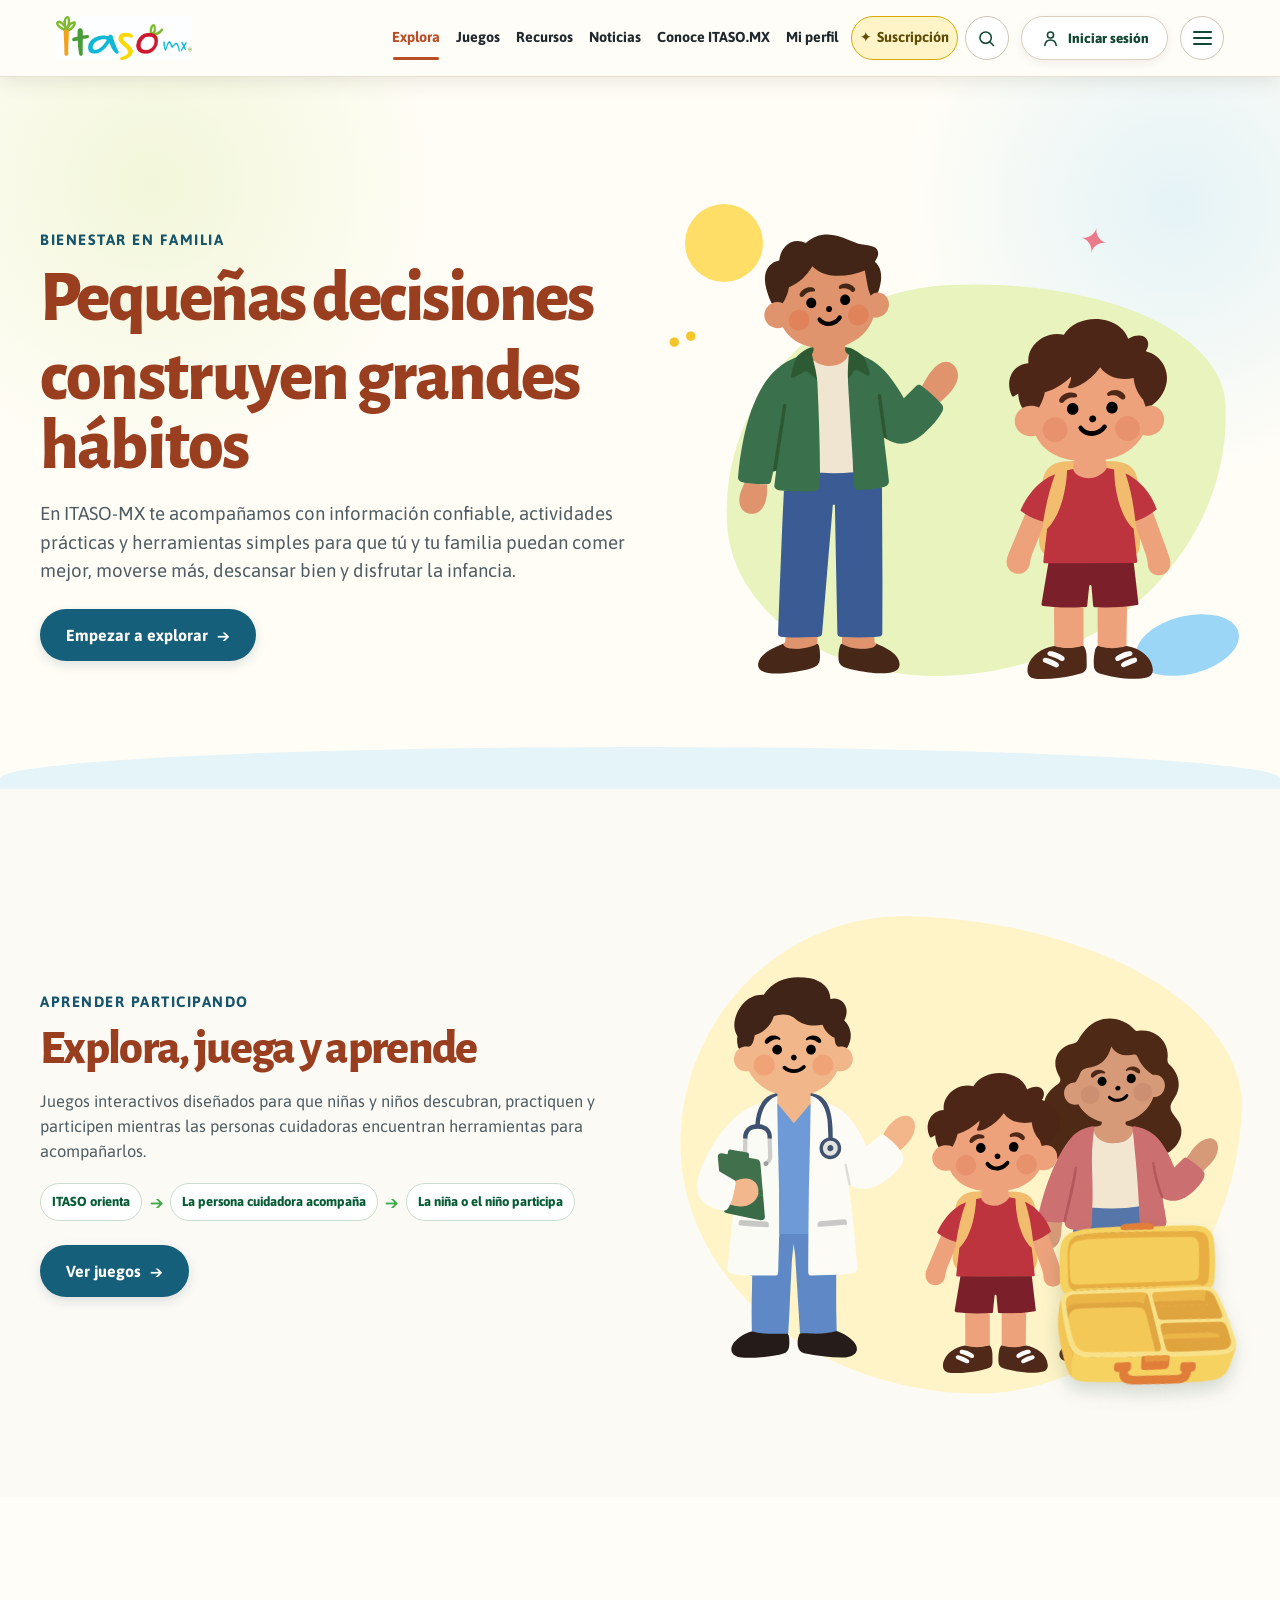
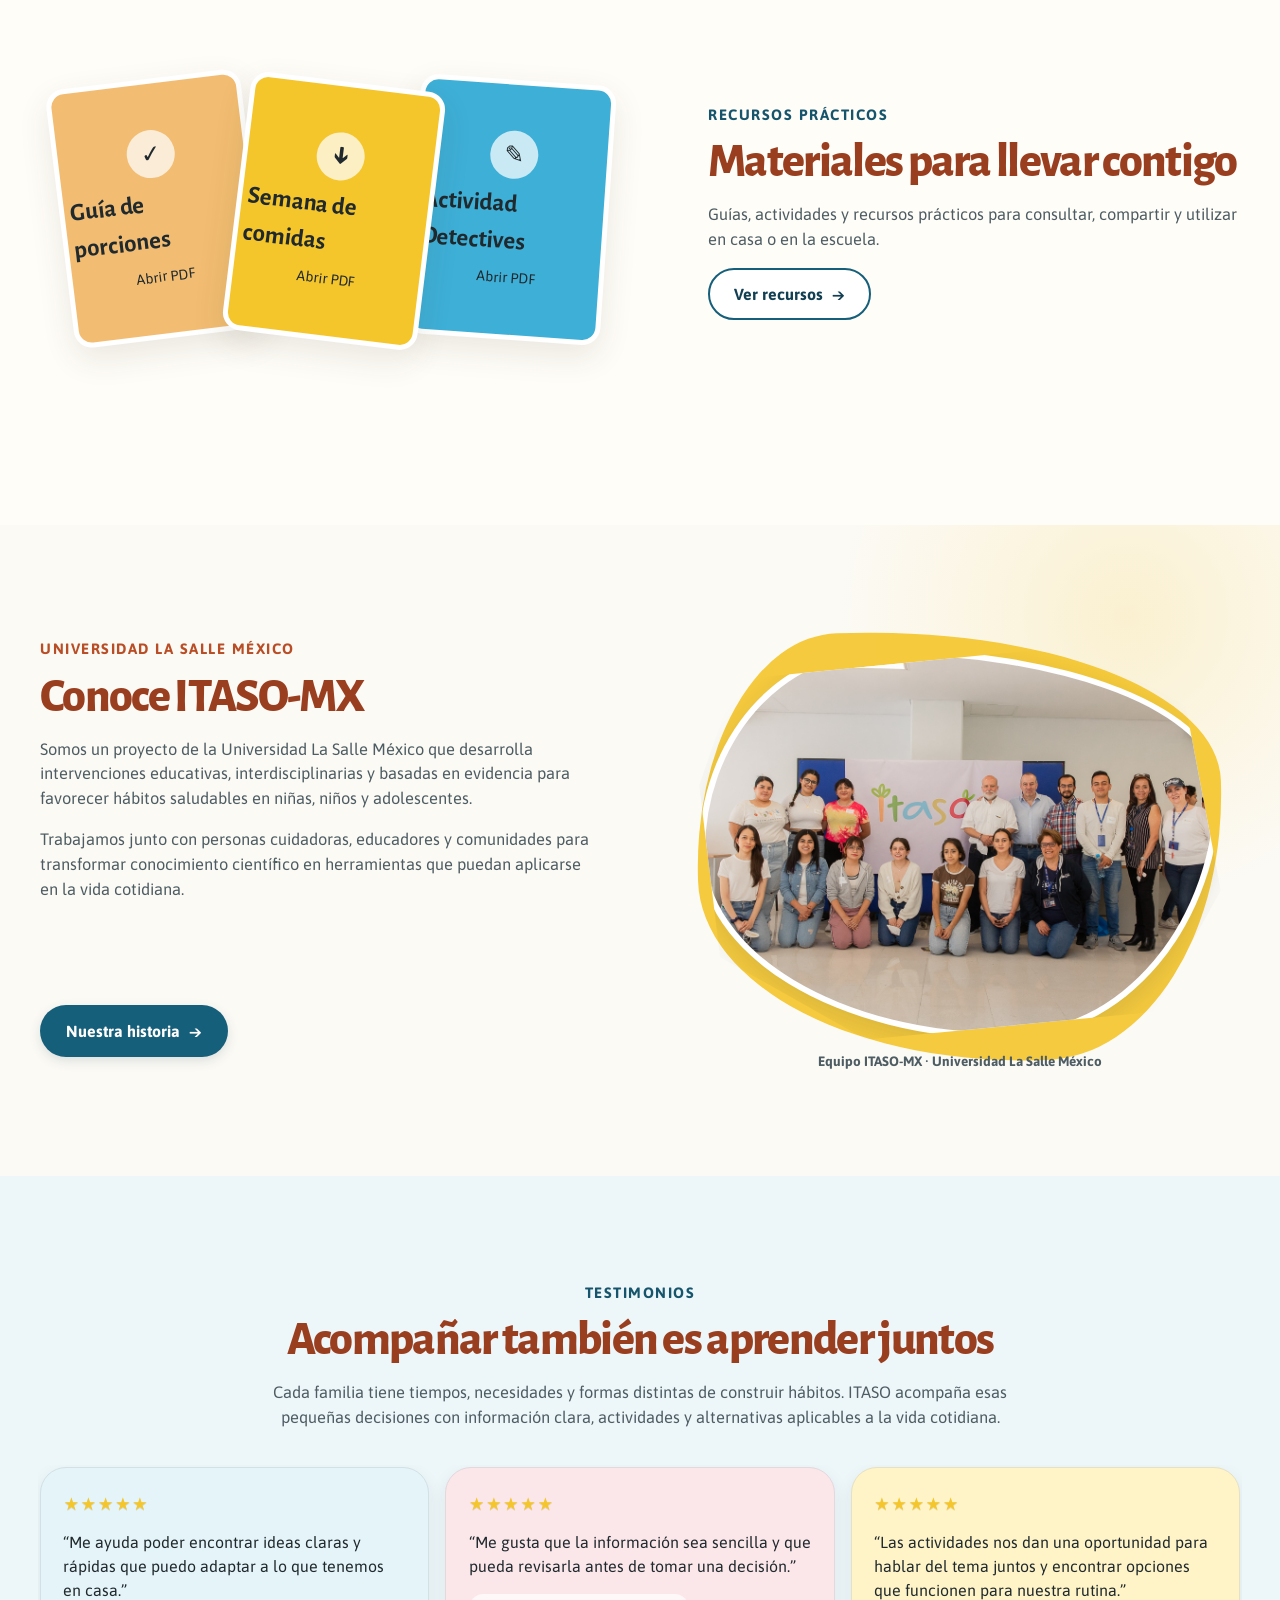
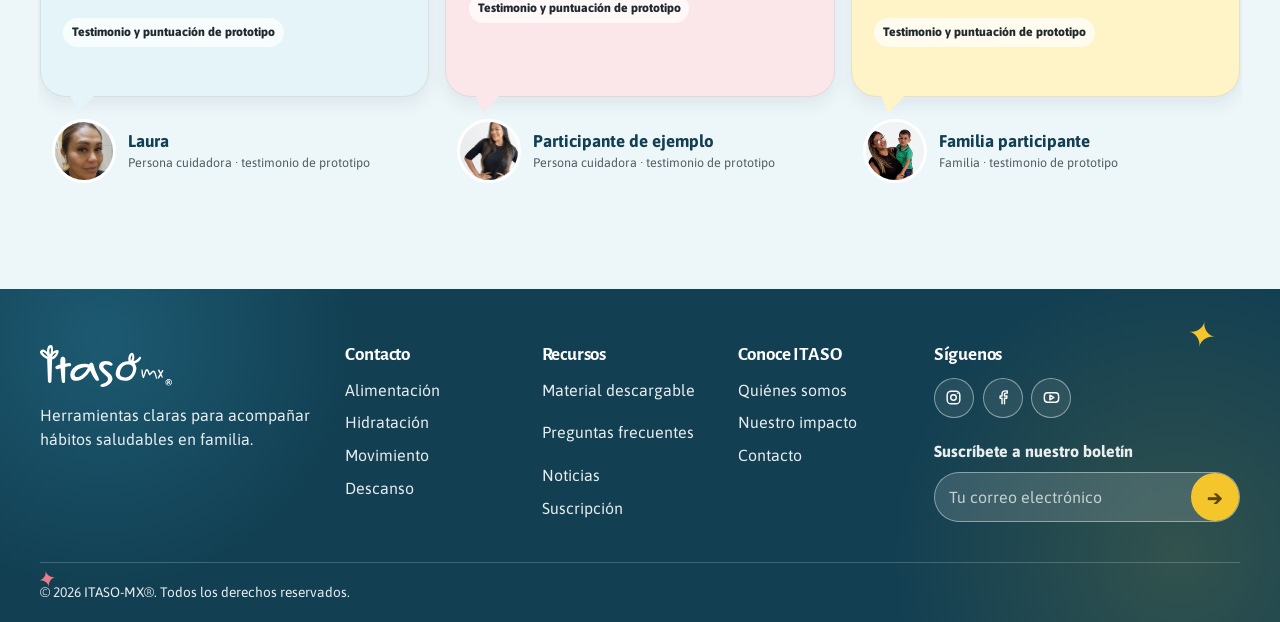
<file: explora.html>
<!doctype html>
<html lang="es-MX">
<head>
  <meta charset="utf-8">
  <meta name="viewport" content="width=device-width, initial-scale=1">
  <meta http-equiv="refresh" content="0; url=index.html">
  <meta name="robots" content="noindex">
  <link rel="canonical" href="index.html">
  <title>Redirigiendo a Inicio | ITASO-MX</title>
  <script>
    const destination = new URL("index.html", window.location.href);
    destination.search = window.location.search;
    destination.hash = window.location.hash;
    window.location.replace(destination.href);
  </script>
</head>
<body>
  <p>La página Explora ahora es el inicio de ITASO-MX. <a href="index.html">Ir a Inicio</a>.</p>
</body>
</html>
</file>
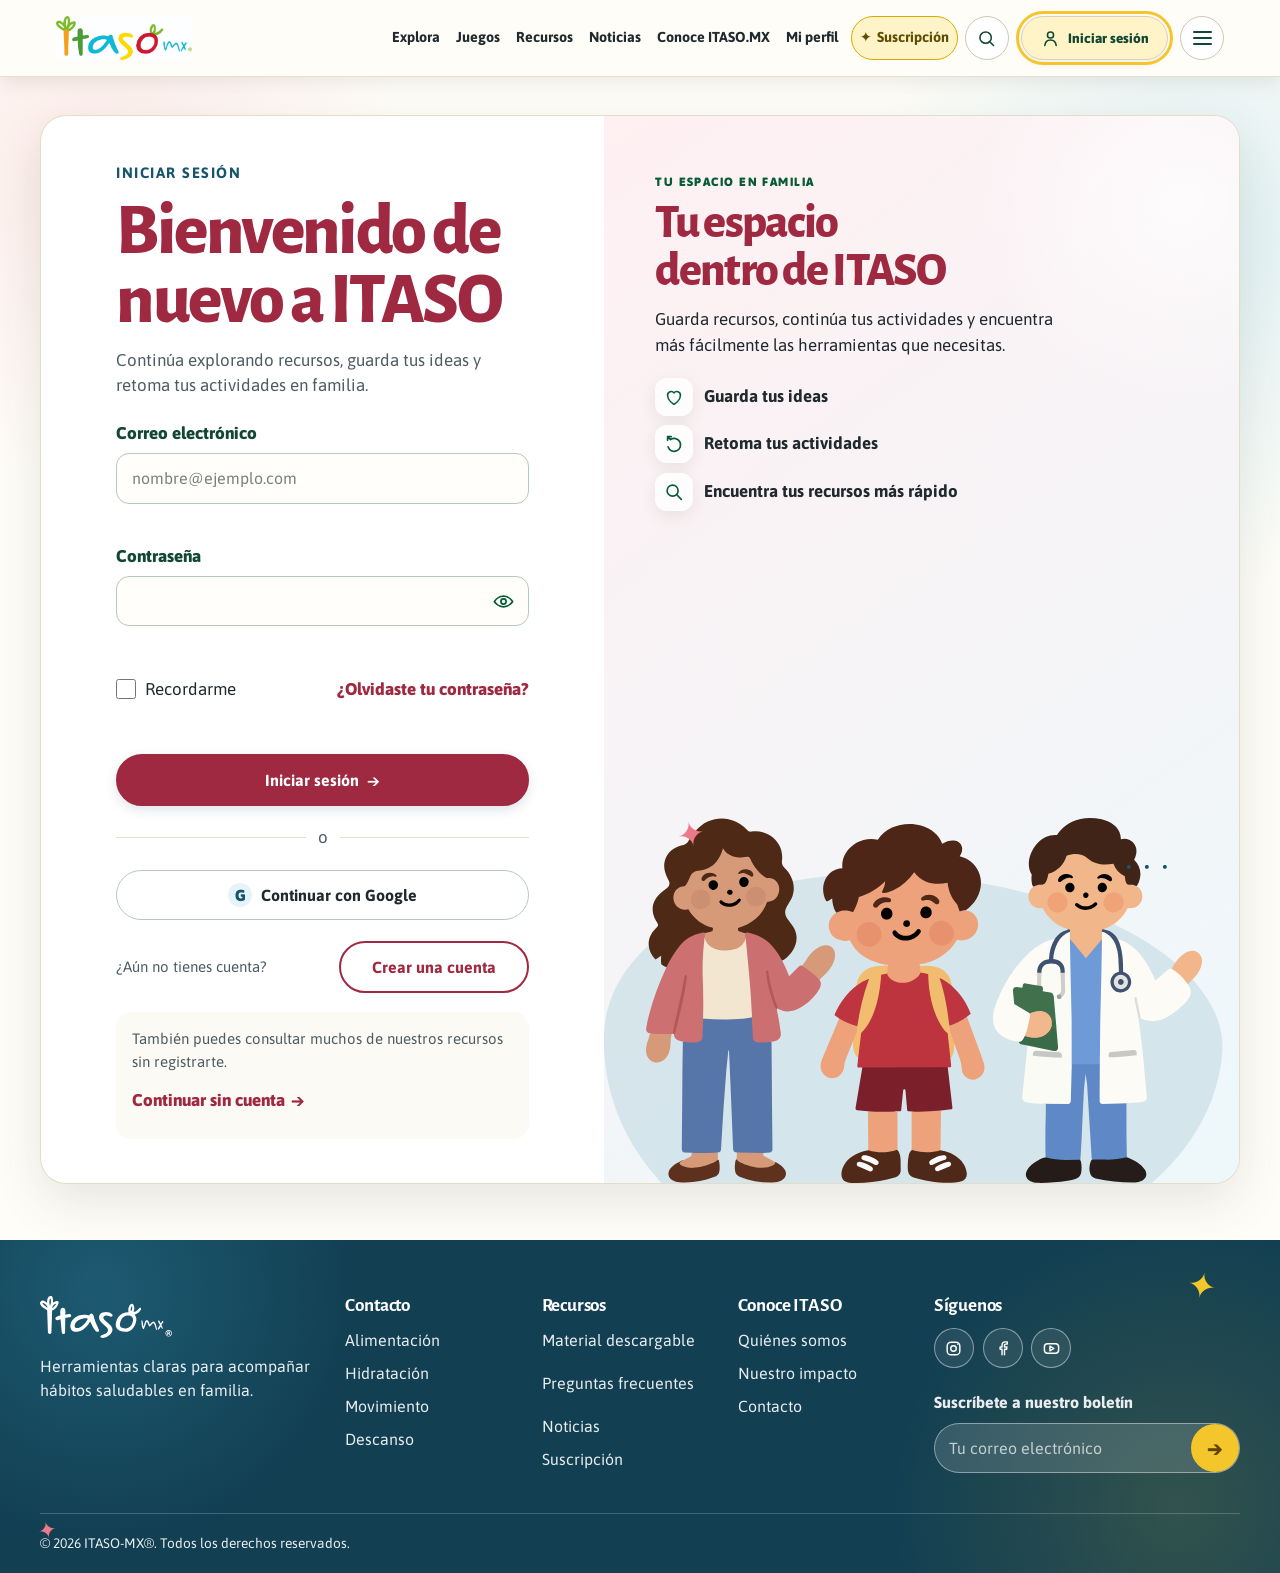
<file: iniciar-sesion.html>
<!doctype html>
<html lang="es-MX">
<head>
  <meta charset="utf-8">
  <meta name="viewport" content="width=device-width, initial-scale=1">
  <meta name="theme-color" content="#fcfaf5">
  <meta name="description" content="Inicia sesión en ITASO-MX para guardar recursos y continuar tus actividades en familia.">
  <title>Iniciar sesión | ITASO-MX</title>
  <link rel="icon" type="image/svg+xml" href="data:image/svg+xml,%3Csvg xmlns='http://www.w3.org/2000/svg' viewBox='0 0 64 64'%3E%3Crect width='64' height='64' rx='18' fill='%23075c36'/%3E%3Cpath d='M18 25h28v23H18z' rx='6' fill='%236ec5f8'/%3E%3Cpath d='M25 25v-4a7 7 0 0114 0v4' fill='none' stroke='%23ffd640' stroke-width='5' stroke-linecap='round'/%3E%3Ccircle cx='27' cy='36' r='4' fill='%23eb7a8a'/%3E%3Cpath d='M35 34h7M35 39h5' stroke='white' stroke-width='3' stroke-linecap='round'/%3E%3C/svg%3E">
  <link rel="stylesheet" href="styles.css?v=20261009-13">
</head>
<body class="login-page" data-page="login">
  <a class="skip-link" href="#main-content">Saltar al contenido</a>

  <header class="site-header" data-site-header></header>

  <main id="main-content" class="login-main" tabindex="-1">
    <section class="site-container login-shell" aria-labelledby="login-title">
      <div class="login-layout">
        <div class="login-form-panel">
          <div class="login-heading">
            <span class="section-kicker">INICIAR SESIÓN</span>
            <h1 id="login-title">Bienvenido de nuevo a ITASO</h1>
            <p>Continúa explorando recursos, guarda tus ideas y retoma tus actividades en familia.</p>
          </div>

          <form class="login-form" id="login-form" novalidate>
            <div class="form-field" data-field="email">
              <label for="login-email">Correo electrónico</label>
              <input class="form-control" id="login-email" name="email" type="email" inputmode="email" autocomplete="email" placeholder="nombre@ejemplo.com" aria-describedby="login-email-error" required>
              <p class="field-error" id="login-email-error" aria-live="polite"></p>
            </div>

            <div class="form-field" data-field="password">
              <label for="login-password">Contraseña</label>
              <div class="password-control">
                <input class="form-control" id="login-password" name="password" type="password" autocomplete="current-password" aria-describedby="login-password-error" required>
                <button class="password-toggle" type="button" data-password-toggle aria-label="Mostrar contraseña" aria-controls="login-password" aria-pressed="false">
                  <svg viewBox="0 0 24 24" aria-hidden="true" focusable="false">
                    <path d="M2.5 12s3.4-5.5 9.5-5.5 9.5 5.5 9.5 5.5-3.4 5.5-9.5 5.5S2.5 12 2.5 12Z"></path>
                    <circle cx="12" cy="12" r="2.7"></circle>
                  </svg>
                </button>
              </div>
              <p class="field-error" id="login-password-error" aria-live="polite"></p>
            </div>

            <div class="form-options">
              <label class="remember-option" for="remember-me">
                <input id="remember-me" name="remember" type="checkbox">
                <span>Recordarme</span>
              </label>
              <button class="text-action" type="button" data-action="open-recovery">¿Olvidaste tu contraseña?</button>
            </div>

            <div class="login-feedback" id="login-feedback" role="status" aria-live="polite" aria-atomic="true"></div>

            <button class="button button-primary login-submit" type="submit">
              <span data-login-button-label>Iniciar sesión</span> <span aria-hidden="true">→</span>
            </button>
          </form>

          <div class="login-divider" aria-hidden="true"><span>o</span></div>

          <button class="button login-google" type="button" data-action="prototype-google">
            <span class="google-mark" aria-hidden="true">G</span> Continuar con Google
          </button>

          <div class="account-invitation">
            <p>¿Aún no tienes cuenta?</p>
            <button class="button button-secondary" type="button" data-action="open-registration">Crear una cuenta</button>
          </div>

          <div class="guest-access">
            <p>También puedes consultar muchos de nuestros recursos sin registrarte.</p>
            <a class="guest-link" href="index.html">Continuar sin cuenta <span aria-hidden="true">→</span></a>
          </div>
        </div>

        <aside class="login-value-panel" aria-labelledby="account-value-title">
          <div class="value-copy">
            <span class="value-kicker">TU ESPACIO EN FAMILIA</span>
            <h2 id="account-value-title">Tu espacio dentro de ITASO</h2>
            <p>Guarda recursos, continúa tus actividades y encuentra más fácilmente las herramientas que necesitas.</p>

            <ul class="benefit-list">
              <li><span aria-hidden="true"><svg class="benefit-ui-icon" viewBox="0 0 24 24"><path d="M12 20s-7-4.2-7-10a4 4 0 0 1 7-2.6A4 4 0 0 1 19 10c0 5.8-7 10-7 10Z"></path></svg></span><strong>Guarda tus ideas</strong></li>
              <li><span aria-hidden="true"><svg class="benefit-ui-icon" viewBox="0 0 24 24"><path d="M5 8V4m0 0h4M5 4l3.2 3.2A7 7 0 1 1 5.5 15"></path></svg></span><strong>Retoma tus actividades</strong></li>
              <li><span aria-hidden="true"><svg class="benefit-ui-icon" viewBox="0 0 24 24"><circle cx="10.5" cy="10.5" r="6"></circle><path d="m15 15 5 5"></path></svg></span><strong>Encuentra tus recursos más rápido</strong></li>
            </ul>
          </div>

          <div class="login-characters" role="img" aria-label="Una persona cuidadora, un niño y una especialista ITASO acompañados por recursos para aprender en familia">
            <span class="login-blob login-blob-blue" aria-hidden="true"></span>
            <span class="login-doodle login-doodle-star" aria-hidden="true">✦</span>
            <span class="login-doodle login-doodle-dots" aria-hidden="true">• • •</span>
            <img class="login-caregiver" src="assets/characters/mama.svg" alt="">
            <img class="login-child" src="assets/characters/nino.svg" alt="">
            <img class="login-specialist" src="assets/characters/especialista.svg" alt="">
          </div>
        </aside>
      </div>
    </section>
  </main>

  <footer class="site-footer" data-site-footer></footer>

  <dialog class="auth-dialog" id="recovery-dialog" aria-labelledby="recovery-title">
    <div class="auth-dialog-card">
      <button class="dialog-close" type="button" data-dialog-close aria-label="Cerrar recuperación de acceso">×</button>
      <span class="section-kicker">RECUPERAR CONTRASEÑA</span>
      <h2 id="recovery-title">Recupera tu acceso</h2>
      <p>Ingresa tu correo electrónico y te indicaremos cómo continuar.</p>
      <form id="recovery-form" novalidate>
        <label for="recovery-email">Correo electrónico</label>
        <input class="form-control" id="recovery-email" name="email" type="email" inputmode="email" autocomplete="email" required>
        <p class="dialog-status" data-dialog-status role="status" aria-live="polite"></p>
        <button class="button button-primary" type="submit">Continuar</button>
      </form>
    </div>
  </dialog>

  <dialog class="auth-dialog" id="registration-dialog" aria-labelledby="registration-title">
    <div class="auth-dialog-card">
      <button class="dialog-close" type="button" data-dialog-close aria-label="Cerrar creación de cuenta">×</button>
      <span class="section-kicker">CREAR UNA CUENTA</span>
      <h2 id="registration-title">Un espacio para acompañar, aprender y crecer en familia.</h2>
      <form id="registration-form" novalidate>
        <label for="registration-name">Nombre</label>
        <input class="form-control" id="registration-name" name="name" type="text" autocomplete="name" required>

        <label for="registration-email">Correo electrónico</label>
        <input class="form-control" id="registration-email" name="email" type="email" inputmode="email" autocomplete="email" required>

        <label for="registration-password">Contraseña</label>
        <input class="form-control" id="registration-password" name="password" type="password" autocomplete="new-password" required>

        <label for="registration-age">¿Qué edad tiene el niño o niña que acompañas? <span>(opcional)</span></label>
        <select class="form-control" id="registration-age" name="age">
          <option value="">Prefiero no indicarlo</option>
          <option value="6-8">6–8 años</option>
          <option value="9-12">9–12 años</option>
          <option value="13+">13+ años</option>
        </select>

        <p class="dialog-status" data-dialog-status role="status" aria-live="polite"></p>
        <button class="button button-primary" type="submit">Crear cuenta <span aria-hidden="true">→</span></button>
      </form>
    </div>
  </dialog>

  <dialog class="search-dialog" id="search-dialog" aria-labelledby="search-title">
    <form method="dialog">
      <button class="dialog-close" value="close" aria-label="Cerrar búsqueda">×</button>
      <span class="eyebrow eyebrow-blue">BUSCAR EN ITASO</span>
      <h2 id="search-title">¿Qué quieres explorar?</h2>
      <label for="site-search">Buscar recursos, juegos o noticias</label>
      <div class="search-row">
        <input id="site-search" type="search" placeholder="Escribe una palabra">
        <button class="button button-primary" value="search">Buscar</button>
      </div>
    </form>
  </dialog>

  <div class="toast" id="toast" role="status" aria-live="polite" aria-atomic="true"></div>

  <script src="script.js?v=20261009-16"></script>
  <script src="https://mcp.figma.com/mcp/html-to-design/capture.js" async></script>
</body>
</html>
</file>
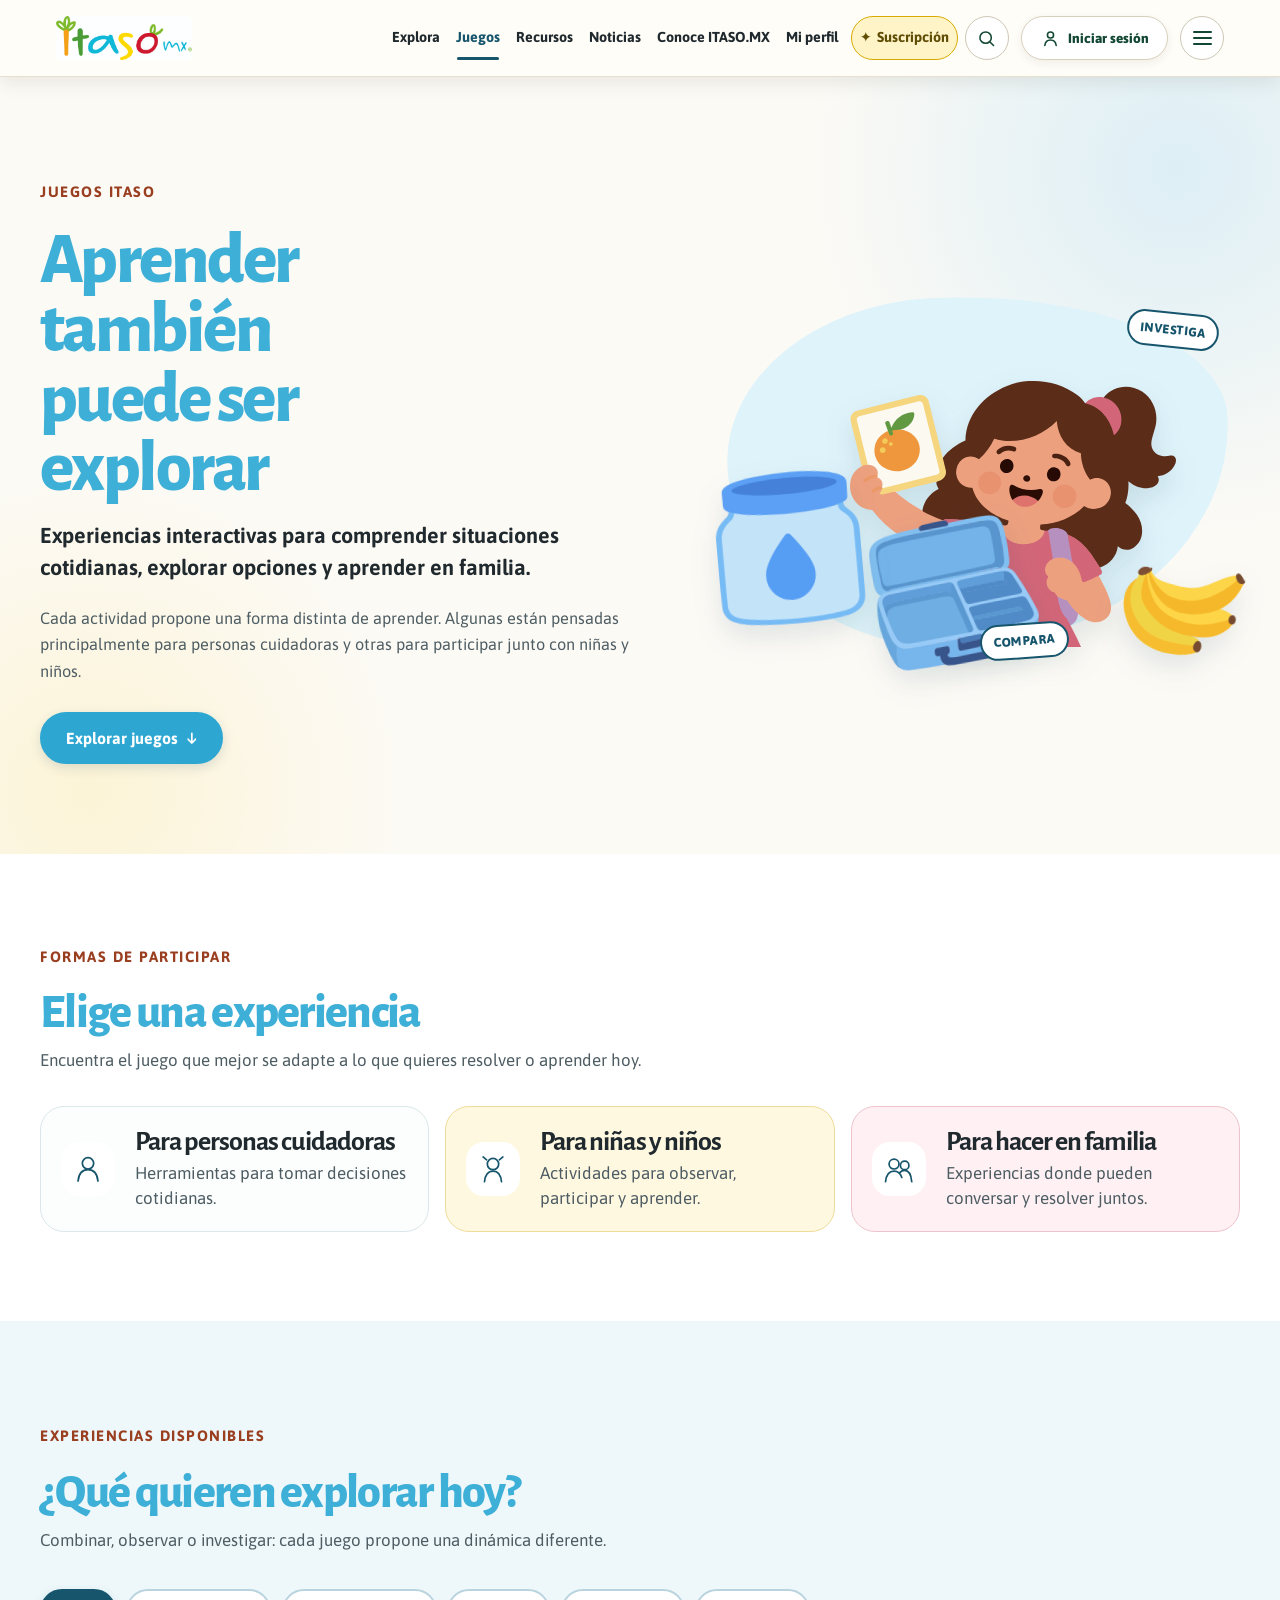
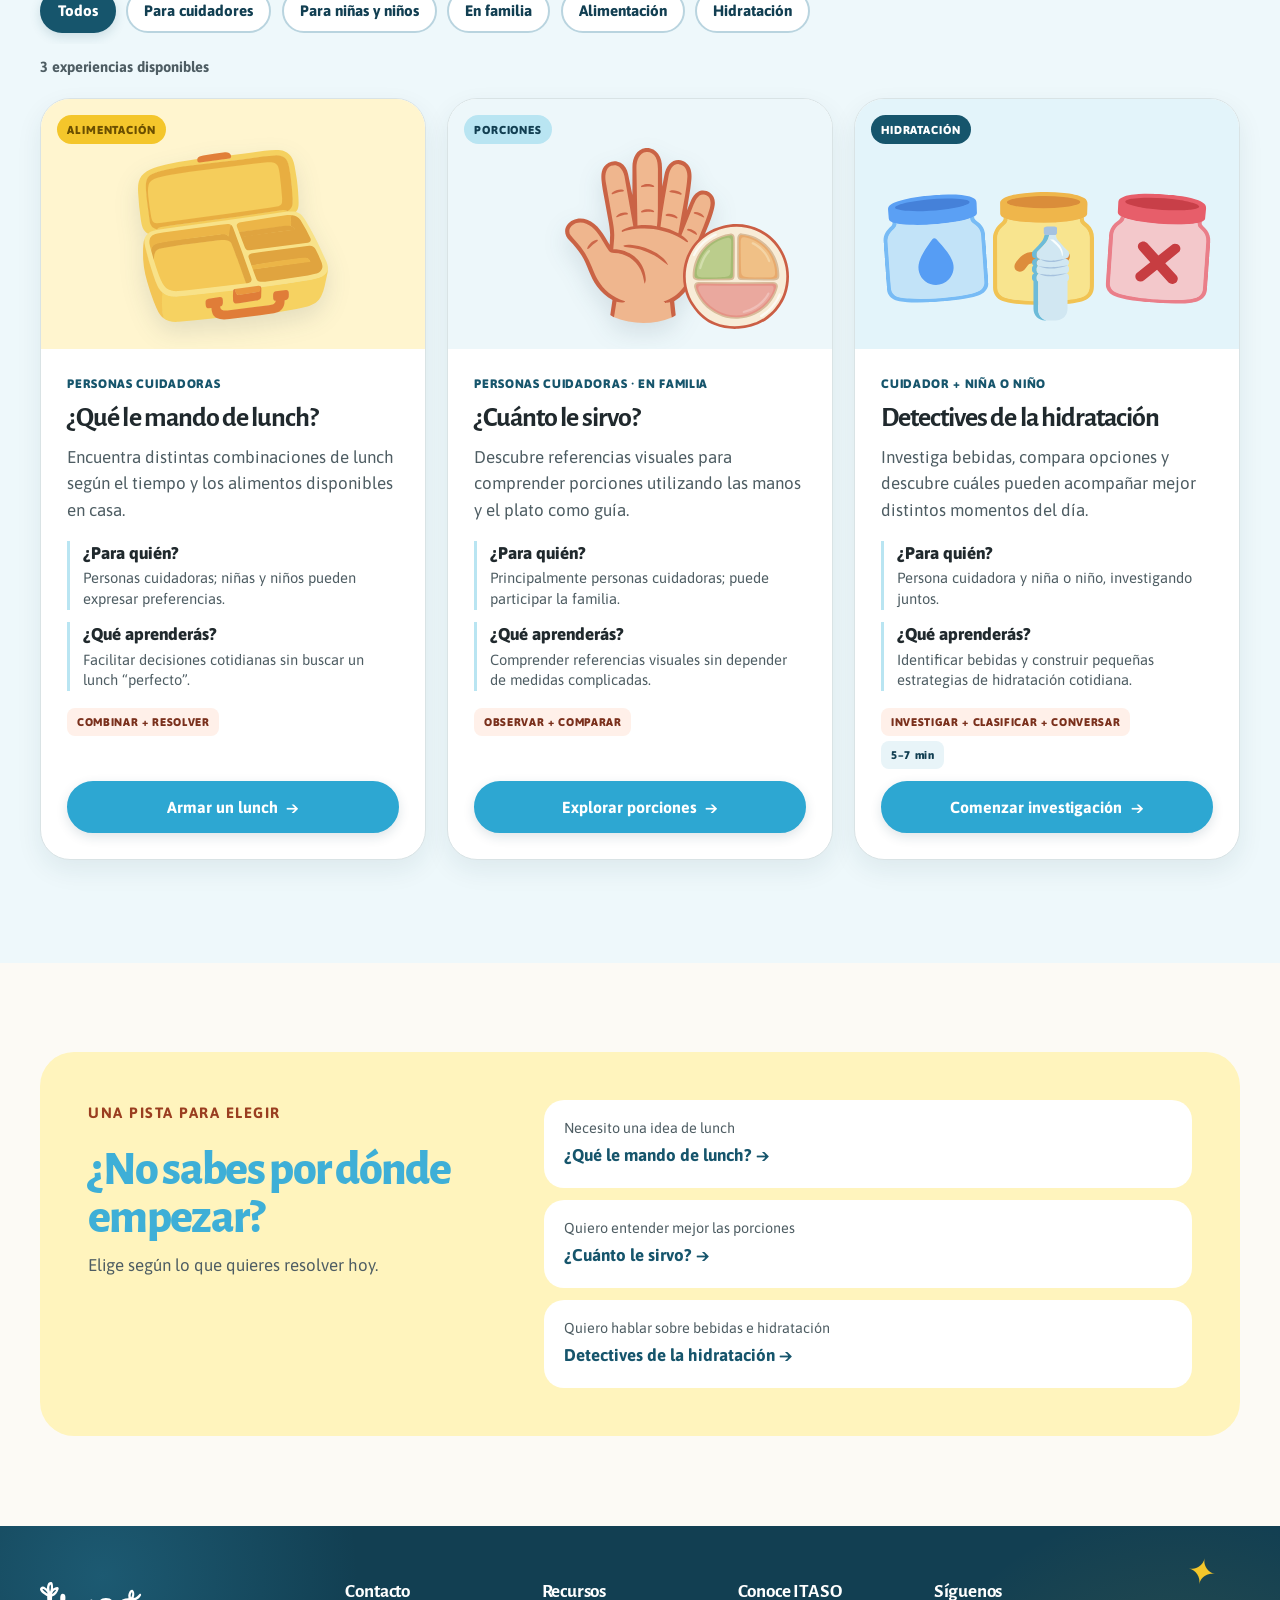
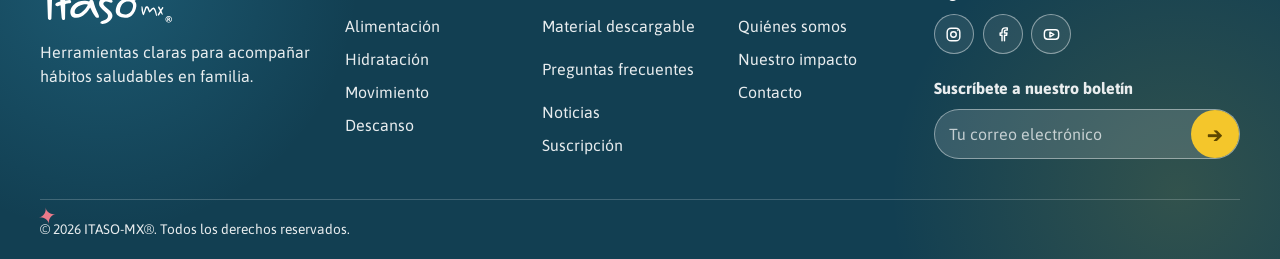
<file: juegos.html>
<!doctype html>
<html lang="es-MX">
<head>
  <meta charset="utf-8">
  <meta name="viewport" content="width=device-width, initial-scale=1">
  <meta name="theme-color" content="#fcfaf5">
  <meta name="description" content="Explora los juegos educativos de ITASO-MX para personas cuidadoras, niñas, niños y familias.">
  <title>Juegos y experiencias | ITASO-MX</title>
  <link rel="icon" type="image/svg+xml" href="data:image/svg+xml,%3Csvg xmlns='http://www.w3.org/2000/svg' viewBox='0 0 64 64'%3E%3Crect width='64' height='64' rx='18' fill='%2316556c'/%3E%3Ccircle cx='23' cy='28' r='8' fill='%23ffd640'/%3E%3Ccircle cx='41' cy='36' r='9' fill='%23eb7a8a'/%3E%3Cpath d='M18 47h29' stroke='white' stroke-width='5' stroke-linecap='round'/%3E%3C/svg%3E">
  <link rel="stylesheet" href="styles.css?v=20261009-13">
</head>
<body class="games-page" data-page="juegos">
  <a class="skip-link" href="#main-content">Saltar al contenido</a>

  <header class="site-header" data-site-header></header>

  <main id="main-content" tabindex="-1">
    <section class="games-catalog-hero" aria-labelledby="games-catalog-title">
      <div class="site-container games-catalog-hero-grid">
        <div class="games-catalog-hero-copy">
          <span class="section-kicker">JUEGOS ITASO</span>
          <h1 id="games-catalog-title">Aprender también puede ser explorar</h1>
          <p class="games-catalog-lead">Experiencias interactivas para comprender situaciones cotidianas, explorar opciones y aprender en familia.</p>
          <p>Cada actividad propone una forma distinta de aprender. Algunas están pensadas principalmente para personas cuidadoras y otras para participar junto con niñas y niños.</p>
          <a class="button button-primary" href="#catalogo-juegos">Explorar juegos <span aria-hidden="true">↓</span></a>
        </div>

        <div class="games-catalog-hero-art" aria-label="Niña participando en una experiencia ITASO acompañada por una lunchera, un frasco y alimentos ilustrados">
          <span class="games-art-blob" aria-hidden="true"></span>
          <span class="games-art-note games-art-note-one" aria-hidden="true">investiga</span>
          <span class="games-art-note games-art-note-two" aria-hidden="true">compara</span>
          <img class="games-art-child" src="assets/characters/niña_tarjeta.svg" alt="Niña participando con una tarjeta ITASO">
          <img class="games-art-lunchbox" src="assets/lunchboxes/azul.svg" alt="Lunchera azul ilustrada">
          <img class="games-art-jar" src="assets/jarrones/jarron azul.svg" alt="Frasco azul ilustrado">
          <img class="games-art-banana" src="assets/foods/platano.svg" alt="Plátano ilustrado">
        </div>
      </div>
    </section>

    <section class="games-audiences" aria-labelledby="games-audiences-title">
      <div class="site-container">
        <div class="games-section-heading">
          <span class="section-kicker">FORMAS DE PARTICIPAR</span>
          <h2 id="games-audiences-title">Elige una experiencia</h2>
          <p>Encuentra el juego que mejor se adapte a lo que quieres resolver o aprender hoy.</p>
        </div>

        <div class="games-audience-grid">
          <article>
            <span class="games-line-icon" aria-hidden="true"><svg viewBox="0 0 48 48"><circle cx="24" cy="16" r="8"></circle><path d="M10 41c1-11 6-16 14-16s13 5 14 16"></path></svg></span>
            <div><h3>Para personas cuidadoras</h3><p>Herramientas para tomar decisiones cotidianas.</p></div>
          </article>
          <article>
            <span class="games-line-icon" aria-hidden="true"><svg viewBox="0 0 48 48"><circle cx="24" cy="17" r="8"></circle><path d="M12 42c1-10 5-15 12-15s11 5 12 15M15 11l-5-4M33 11l5-4"></path></svg></span>
            <div><h3>Para niñas y niños</h3><p>Actividades para observar, participar y aprender.</p></div>
          </article>
          <article>
            <span class="games-line-icon" aria-hidden="true"><svg viewBox="0 0 48 48"><circle cx="17" cy="17" r="7"></circle><circle cx="32" cy="19" r="6"></circle><path d="M5 42c1-10 5-15 12-15 5 0 9 3 11 9M25 29c2-2 4-3 7-3 6 0 9 5 10 16"></path></svg></span>
            <div><h3>Para hacer en familia</h3><p>Experiencias donde pueden conversar y resolver juntos.</p></div>
          </article>
        </div>
      </div>
    </section>

    <section class="games-catalog-section" id="catalogo-juegos" aria-labelledby="games-list-title">
      <div class="site-container">
        <div class="games-catalog-heading">
          <div>
            <span class="section-kicker">EXPERIENCIAS DISPONIBLES</span>
            <h2 id="games-list-title">¿Qué quieren explorar hoy?</h2>
          </div>
          <p>Combinar, observar o investigar: cada juego propone una dinámica diferente.</p>
        </div>

        <nav class="games-filter-list" aria-label="Filtrar juegos">
          <button type="button" data-game-filter="todos" aria-pressed="true">Todos</button>
          <button type="button" data-game-filter="cuidadores" aria-pressed="false">Para cuidadores</button>
          <button type="button" data-game-filter="ninos" aria-pressed="false">Para niñas y niños</button>
          <button type="button" data-game-filter="familia" aria-pressed="false">En familia</button>
          <button type="button" data-game-filter="alimentacion" aria-pressed="false">Alimentación</button>
          <button type="button" data-game-filter="hidratacion" aria-pressed="false">Hidratación</button>
        </nav>
        <p class="games-filter-status" data-games-filter-status role="status" aria-live="polite">3 experiencias disponibles</p>

        <div class="games-catalog-grid" data-games-grid>
          <article class="games-experience-card game-lunch" data-game-card data-tags="cuidadores ninos familia alimentacion">
            <div class="games-card-visual">
              <span class="games-card-badge">ALIMENTACIÓN</span>
              <img src="assets/lunchboxes/amarilla.svg" alt="Lunchera amarilla ilustrada">
            </div>
            <div class="games-card-copy">
              <span class="games-audience-label">Personas cuidadoras</span>
              <h3>¿Qué le mando de lunch?</h3>
              <p>Encuentra distintas combinaciones de lunch según el tiempo y los alimentos disponibles en casa.</p>
              <dl>
                <div><dt>¿Para quién?</dt><dd>Personas cuidadoras; niñas y niños pueden expresar preferencias.</dd></div>
                <div><dt>¿Qué aprenderás?</dt><dd>Facilitar decisiones cotidianas sin buscar un lunch “perfecto”.</dd></div>
              </dl>
              <span class="games-dynamic-label">COMBINAR + RESOLVER</span>
              <a class="button button-primary" href="que-le-mando-de-lunch.html">Armar un lunch <span aria-hidden="true">→</span></a>
            </div>
          </article>

          <article class="games-experience-card game-portions" data-game-card data-tags="cuidadores familia alimentacion">
            <div class="games-card-visual">
              <span class="games-card-badge">PORCIONES</span>
              <img src="assets/hands/mano abierta.svg" alt="Mano abierta ilustrada como referencia visual">
              <img class="games-card-secondary-art" src="assets/plate/plato dividido.svg" alt="Plato dividido ilustrado">
            </div>
            <div class="games-card-copy">
              <span class="games-audience-label">Personas cuidadoras · En familia</span>
              <h3>¿Cuánto le sirvo?</h3>
              <p>Descubre referencias visuales para comprender porciones utilizando las manos y el plato como guía.</p>
              <dl>
                <div><dt>¿Para quién?</dt><dd>Principalmente personas cuidadoras; puede participar la familia.</dd></div>
                <div><dt>¿Qué aprenderás?</dt><dd>Comprender referencias visuales sin depender de medidas complicadas.</dd></div>
              </dl>
              <span class="games-dynamic-label">OBSERVAR + COMPARAR</span>
              <a class="button button-primary" href="cuanto-le-sirvo.html">Explorar porciones <span aria-hidden="true">→</span></a>
            </div>
          </article>

          <article class="games-experience-card game-hydration" data-game-card data-tags="cuidadores ninos familia hidratacion">
            <div class="games-card-visual">
              <span class="games-card-badge">HIDRATACIÓN</span>
              <div class="games-hydration-art" aria-hidden="true">
                <img src="assets/jarrones/jarron azul.svg" alt="">
                <img src="assets/jarrones/jarron amarillo.svg" alt="">
                <img src="assets/jarrones/jarron rojo.svg" alt="">
                <img src="assets/foods/agua simple.svg" alt="">
              </div>
            </div>
            <div class="games-card-copy">
              <span class="games-audience-label">Cuidador + niña o niño</span>
              <h3>Detectives de la hidratación</h3>
              <p>Investiga bebidas, compara opciones y descubre cuáles pueden acompañar mejor distintos momentos del día.</p>
              <dl>
                <div><dt>¿Para quién?</dt><dd>Persona cuidadora y niña o niño, investigando juntos.</dd></div>
                <div><dt>¿Qué aprenderás?</dt><dd>Identificar bebidas y construir pequeñas estrategias de hidratación cotidiana.</dd></div>
              </dl>
              <span class="games-dynamic-label">INVESTIGAR + CLASIFICAR + CONVERSAR</span>
              <span class="games-time-label">5–7 min</span>
              <a class="button button-primary" href="detectives-hidratacion.html">Comenzar investigación <span aria-hidden="true">→</span></a>
            </div>
          </article>
        </div>

        <div class="games-empty-state" data-games-empty hidden>
          <h3>No encontramos una experiencia con ese filtro</h3>
          <p>Prueba con otra opción o vuelve a consultar todos los juegos.</p>
          <button class="button button-secondary" type="button" data-game-filter-reset>Ver todos</button>
        </div>
      </div>
    </section>

    <section class="games-guide-section" aria-labelledby="games-guide-title">
      <div class="site-container games-guide-panel">
        <div>
          <span class="section-kicker">UNA PISTA PARA ELEGIR</span>
          <h2 id="games-guide-title">¿No sabes por dónde empezar?</h2>
          <p>Elige según lo que quieres resolver hoy.</p>
        </div>
        <div class="games-guide-options">
          <a href="que-le-mando-de-lunch.html"><span>Necesito una idea de lunch</span><strong>¿Qué le mando de lunch? →</strong></a>
          <a href="cuanto-le-sirvo.html"><span>Quiero entender mejor las porciones</span><strong>¿Cuánto le sirvo? →</strong></a>
          <a href="detectives-hidratacion.html"><span>Quiero hablar sobre bebidas e hidratación</span><strong>Detectives de la hidratación →</strong></a>
        </div>
      </div>
    </section>
  </main>

  <footer class="site-footer" data-site-footer></footer>

  <dialog class="search-dialog" id="search-dialog" aria-labelledby="search-title">
    <form method="dialog">
      <button class="dialog-close" value="close" aria-label="Cerrar búsqueda">×</button>
      <span class="eyebrow eyebrow-blue">BUSCAR EN ITASO</span>
      <h2 id="search-title">¿Qué quieres explorar?</h2>
      <label for="site-search">Buscar recursos, juegos o noticias</label>
      <div class="search-row">
        <input id="site-search" type="search" placeholder="Escribe una palabra">
        <button class="button button-primary" value="search">Buscar</button>
      </div>
    </form>
  </dialog>

  <div class="toast" id="toast" role="status" aria-live="polite" aria-atomic="true"></div>

  <script src="script.js?v=20261009-16"></script>
  <script src="https://mcp.figma.com/mcp/html-to-design/capture.js" async></script>
</body>
</html>
</file>
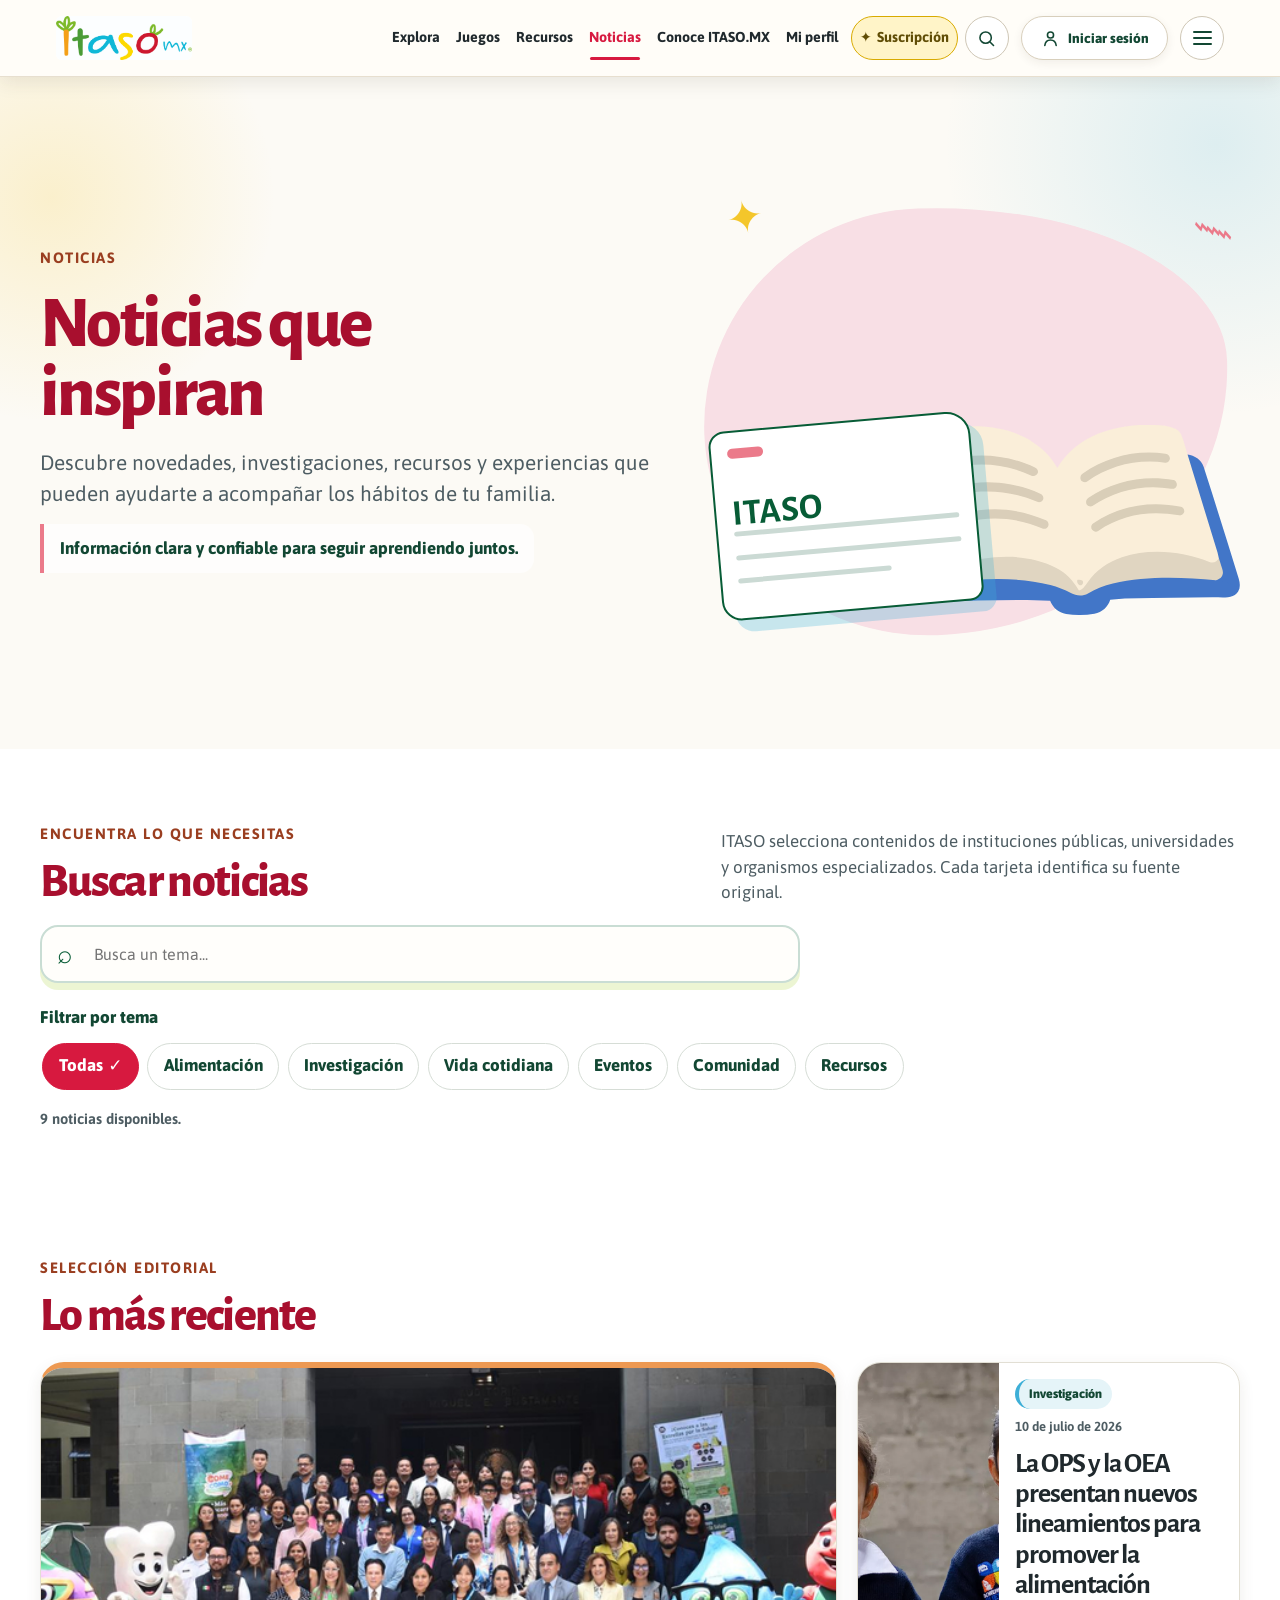
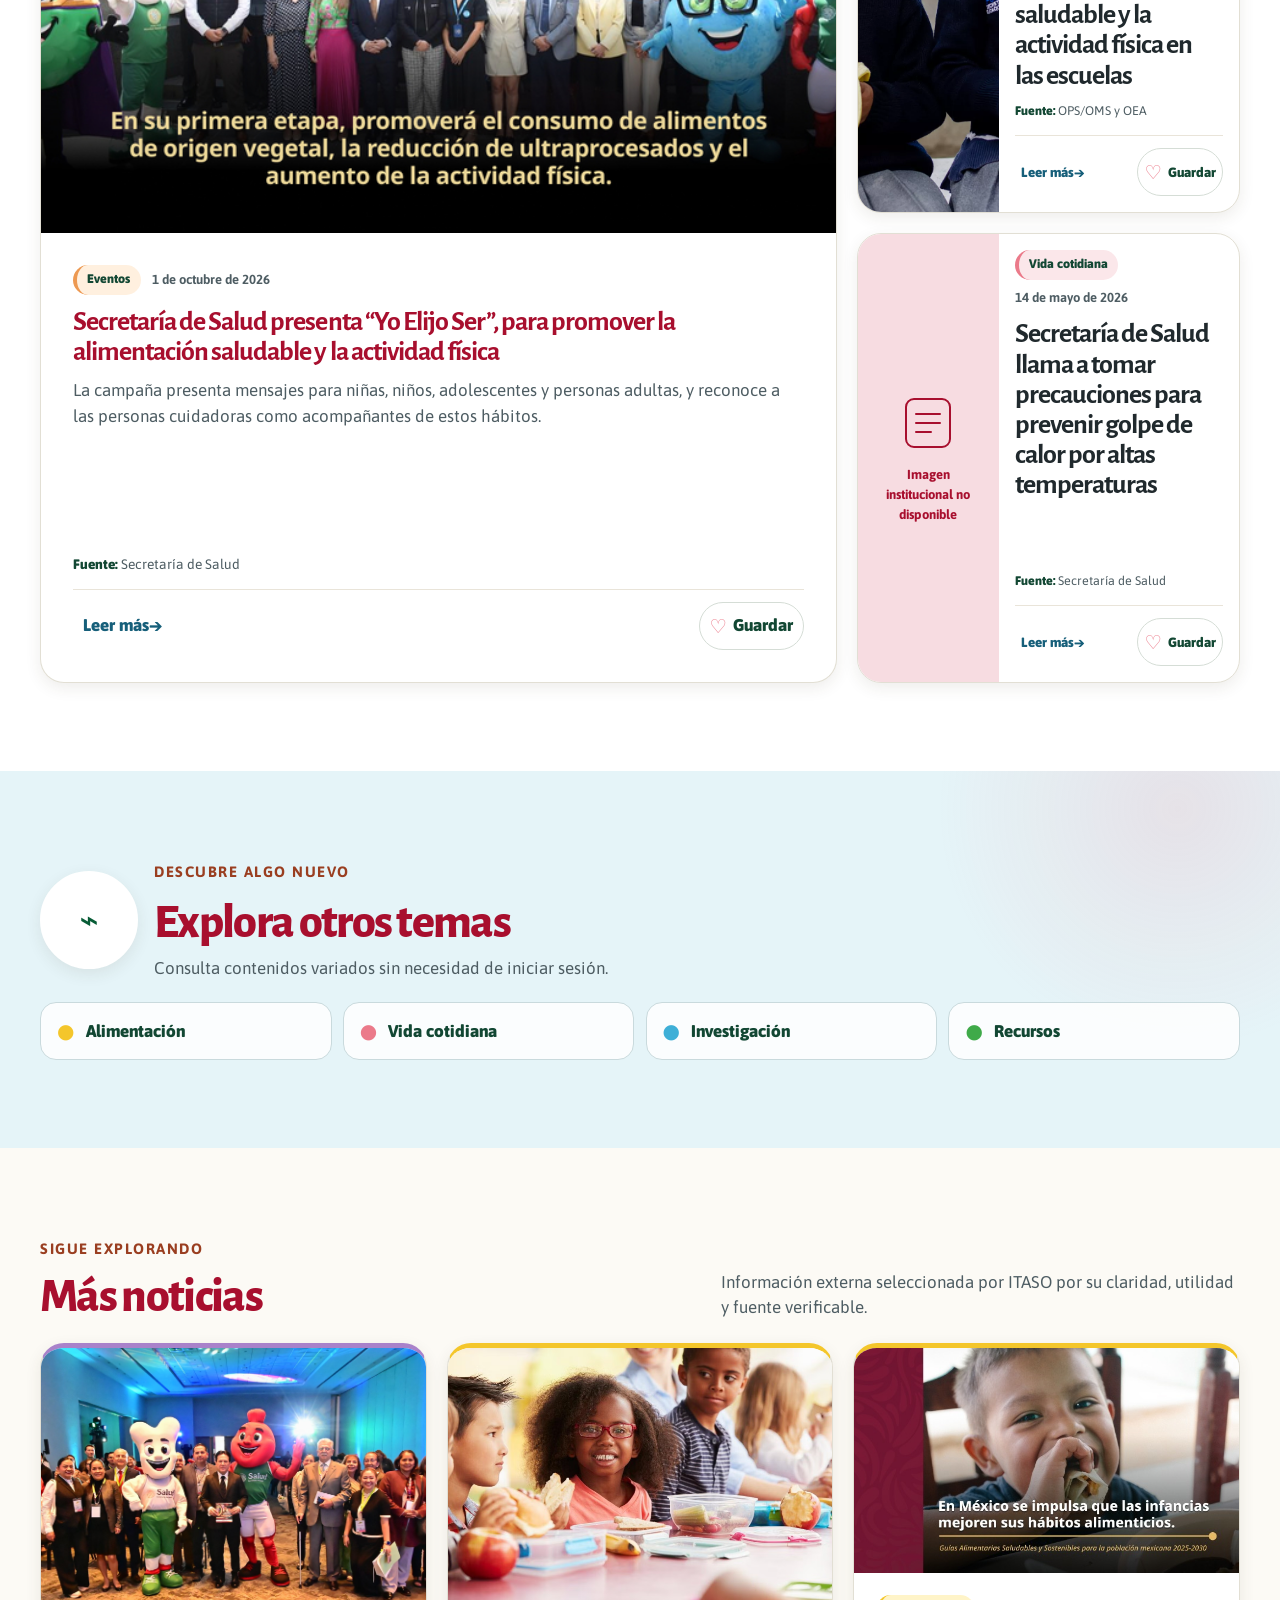
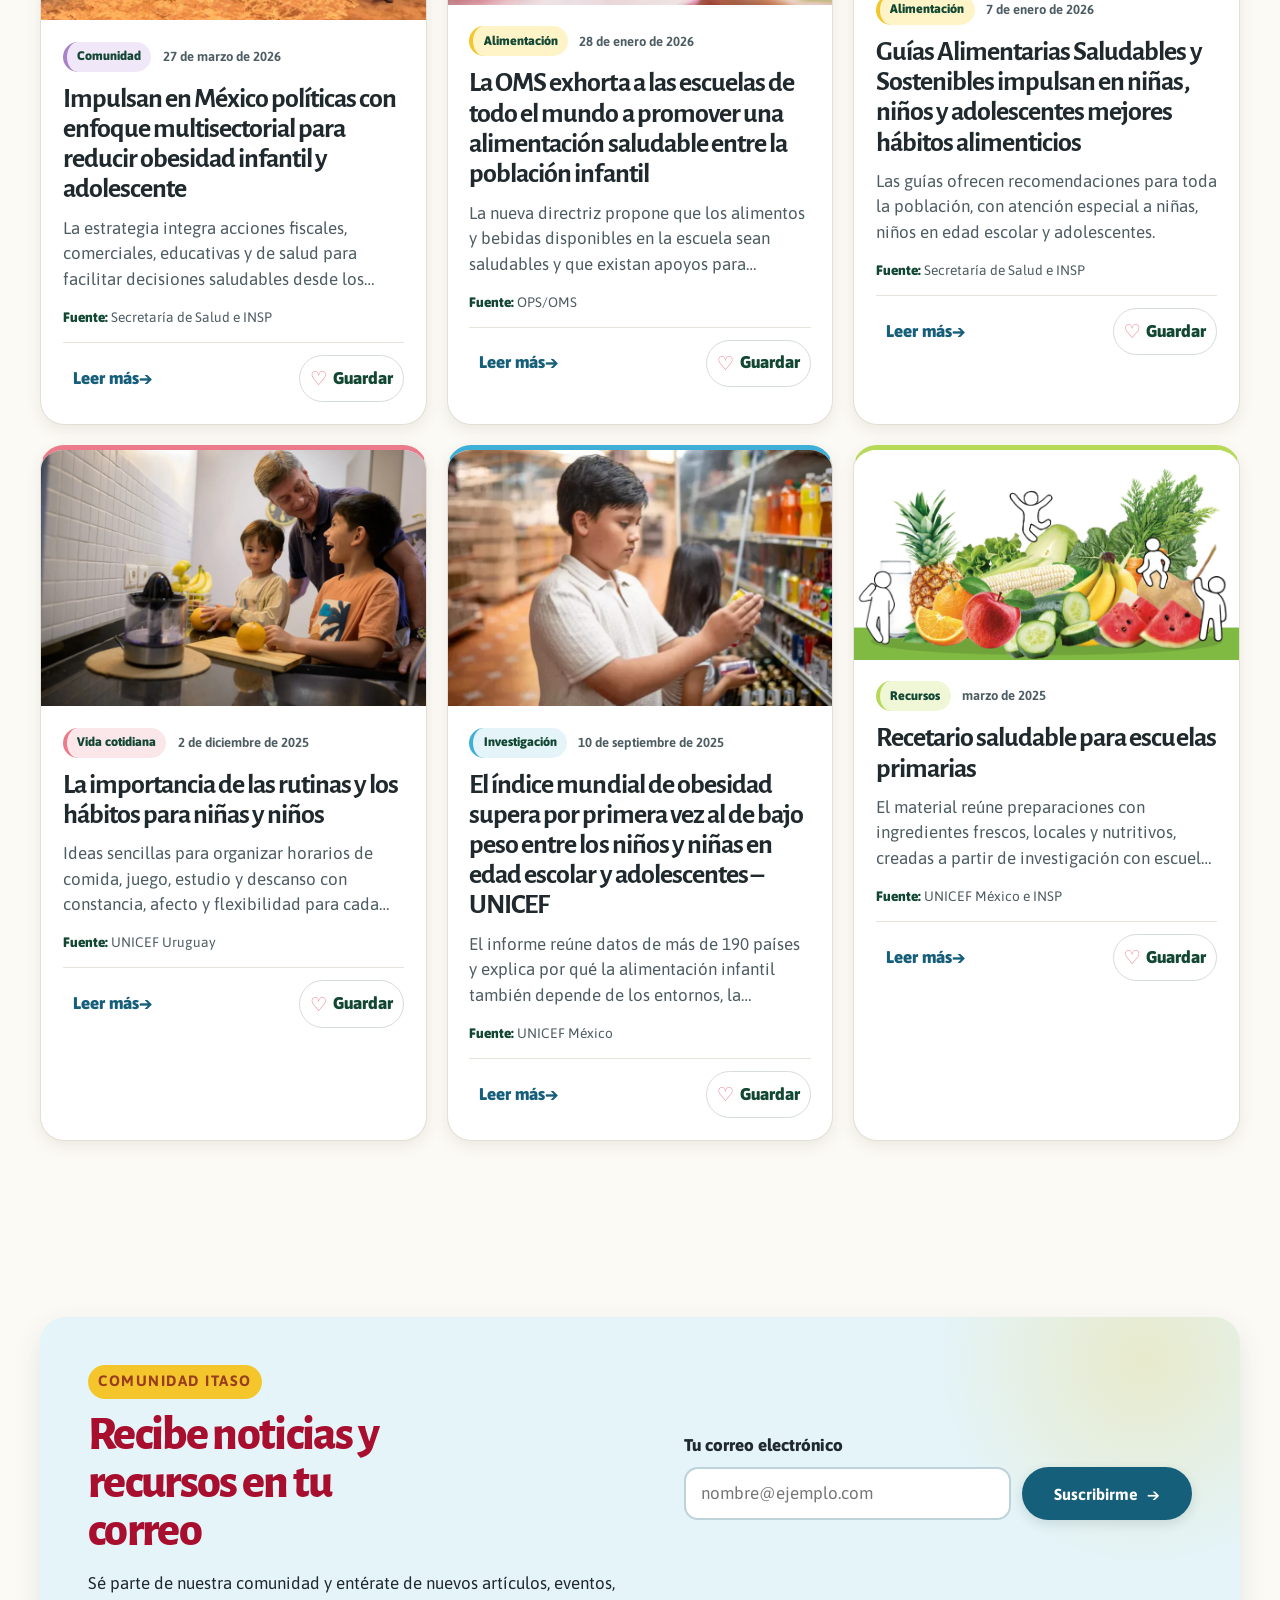
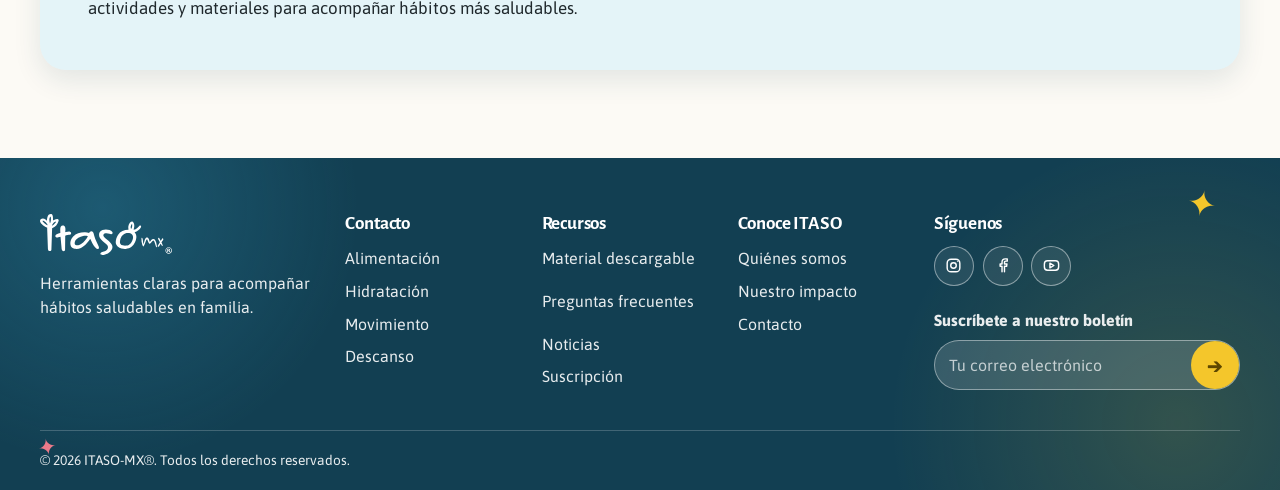
<file: noticias.html>
<!doctype html>
<html lang="es-MX">
<head>
  <meta charset="utf-8">
  <meta name="viewport" content="width=device-width, initial-scale=1">
  <meta name="theme-color" content="#fcfaf5">
  <meta name="description" content="Noticias, investigaciones y recursos confiables para acompañar hábitos saludables en familia, seleccionados por ITASO-MX.">
  <title>Noticias que inspiran | ITASO-MX</title>
  <link rel="icon" type="image/svg+xml" href="data:image/svg+xml,%3Csvg xmlns='http://www.w3.org/2000/svg' viewBox='0 0 64 64'%3E%3Crect width='64' height='64' rx='18' fill='%23075c36'/%3E%3Cpath d='M18 25h28v23H18z' rx='6' fill='%236ec5f8'/%3E%3Cpath d='M25 25v-4a7 7 0 0114 0v4' fill='none' stroke='%23ffd640' stroke-width='5' stroke-linecap='round'/%3E%3Ccircle cx='27' cy='36' r='4' fill='%23eb7a8a'/%3E%3Cpath d='M35 34h7M35 39h5' stroke='white' stroke-width='3' stroke-linecap='round'/%3E%3C/svg%3E">
  <link rel="stylesheet" href="styles.css?v=20261009-13">
</head>
<body class="news-page" data-page="news">
  <a class="skip-link" href="#main-content">Saltar al contenido</a>

  <header class="site-header" data-site-header></header>

  <main id="main-content" tabindex="-1">
    <section class="news-hero" aria-labelledby="news-title">
      <div class="site-container news-hero-grid">
        <div class="news-hero-copy">
          <span class="section-kicker">NOTICIAS</span>
          <h1 id="news-title">Noticias que <span>inspiran</span></h1>
          <p class="news-hero-lead">Descubre novedades, investigaciones, recursos y experiencias que pueden ayudarte a acompañar los hábitos de tu familia.</p>
          <p class="news-hero-note">Información clara y confiable para seguir aprendiendo juntos.</p>
        </div>

        <div class="news-hero-art" role="img" aria-label="Libro abierto y tarjeta ITASO acompañados por elementos editoriales">
          <span class="news-hero-blob" aria-hidden="true"></span>
          <span class="news-doodle news-doodle-star" aria-hidden="true">✦</span>
          <span class="news-doodle news-doodle-lines" aria-hidden="true">⌁⌁⌁</span>
          <div class="news-paper" aria-hidden="true">
            <span></span><strong>ITASO</strong><i></i><i></i><i></i>
          </div>
          <img class="news-hero-person news-hero-book" src="assets/libros y más/libro abierto.svg" alt="">
        </div>
      </div>
    </section>

    <section class="news-discovery" aria-labelledby="news-search-title">
      <div class="site-container">
        <div class="news-search-heading">
          <div>
            <span class="section-kicker">ENCUENTRA LO QUE NECESITAS</span>
            <h2 id="news-search-title">Buscar noticias</h2>
          </div>
          <p>ITASO selecciona contenidos de instituciones públicas, universidades y organismos especializados. Cada tarjeta identifica su fuente original.</p>
        </div>

        <div class="news-search-control">
          <span aria-hidden="true">⌕</span>
          <label class="visually-hidden" for="news-search">Buscar por título, categoría, etiqueta o fuente</label>
          <input id="news-search" type="search" inputmode="search" autocomplete="off" placeholder="Busca un tema..." data-news-search>
          <button type="button" data-clear-news-search aria-label="Borrar búsqueda" hidden>×</button>
        </div>

        <div class="news-filter-wrap">
          <span class="news-filter-label" id="news-filter-label">Filtrar por tema</span>
          <div class="news-filters" role="group" aria-labelledby="news-filter-label">
            <button type="button" data-news-filter="Todas" aria-pressed="true">Todas <span aria-hidden="true">✓</span></button>
            <button type="button" data-news-filter="Alimentación" aria-pressed="false">Alimentación <span aria-hidden="true">✓</span></button>
            <button type="button" data-news-filter="Investigación" aria-pressed="false">Investigación <span aria-hidden="true">✓</span></button>
            <button type="button" data-news-filter="Vida cotidiana" aria-pressed="false">Vida cotidiana <span aria-hidden="true">✓</span></button>
            <button type="button" data-news-filter="Eventos" aria-pressed="false">Eventos <span aria-hidden="true">✓</span></button>
            <button type="button" data-news-filter="Comunidad" aria-pressed="false">Comunidad <span aria-hidden="true">✓</span></button>
            <button type="button" data-news-filter="Recursos" aria-pressed="false">Recursos <span aria-hidden="true">✓</span></button>
          </div>
        </div>

        <p class="news-results-status" data-news-results-status role="status" aria-live="polite"></p>
      </div>
    </section>

    <section class="news-featured-section" aria-labelledby="featured-news-title">
      <div class="site-container">
        <div class="news-section-heading">
          <span class="section-kicker">SELECCIÓN EDITORIAL</span>
          <h2 id="featured-news-title">Lo más reciente</h2>
        </div>
        <div class="news-editorial-grid" data-news-editorial aria-live="polite"></div>
        <div class="news-empty-state" data-news-empty hidden>
          <span aria-hidden="true">⌕</span>
          <h3>No encontramos noticias en esta categoría</h3>
          <p>Prueba con otro tema o vuelve a consultar todas las noticias.</p>
          <button class="button button-primary" type="button" data-show-all-news>Ver todas</button>
        </div>
      </div>
    </section>

    <section class="news-personal-section" aria-labelledby="personal-news-title">
      <div class="site-container">
        <div data-news-personal-intro></div>
        <div class="news-personal-grid" data-news-personal></div>
      </div>
    </section>

    <section class="more-news-section" aria-labelledby="more-news-title">
      <div class="site-container">
        <div class="news-section-heading news-section-heading-row">
          <div>
            <span class="section-kicker">SIGUE EXPLORANDO</span>
            <h2 id="more-news-title">Más noticias</h2>
          </div>
          <p>Información externa seleccionada por ITASO por su claridad, utilidad y fuente verificable.</p>
        </div>
        <div class="more-news-grid" data-more-news></div>
      </div>
    </section>

    <section class="news-newsletter-section" aria-labelledby="news-newsletter-title">
      <div class="site-container news-newsletter-panel">
        <div class="news-newsletter-copy">
          <span class="section-kicker">COMUNIDAD ITASO</span>
          <h2 id="news-newsletter-title">Recibe noticias y recursos en tu correo</h2>
          <p>Sé parte de nuestra comunidad y entérate de nuevos artículos, eventos, actividades y materiales para acompañar hábitos más saludables.</p>
        </div>
        <form class="news-newsletter-form" data-news-page-newsletter novalidate>
          <label for="news-newsletter-email">Tu correo electrónico</label>
          <div>
            <input id="news-newsletter-email" name="email" type="email" inputmode="email" autocomplete="email" placeholder="nombre@ejemplo.com" aria-describedby="news-newsletter-status" required>
            <button class="button button-primary" type="submit">Suscribirme <span aria-hidden="true">→</span></button>
          </div>
          <p id="news-newsletter-status" role="status" aria-live="polite"></p>
        </form>
      </div>
    </section>
  </main>

  <footer class="site-footer" data-site-footer></footer>

  <dialog class="auth-dialog news-save-dialog" id="news-save-dialog" aria-labelledby="news-save-title">
    <div class="auth-dialog-card">
      <button class="dialog-close" type="button" data-dialog-close aria-label="Cerrar aviso">×</button>
      <span class="section-kicker">GUARDA Y CONTINÚA DESPUÉS</span>
      <h2 id="news-save-title">Guarda este contenido para después</h2>
      <p>Inicia sesión para encontrarlo fácilmente en tu perfil.</p>
      <div class="news-save-dialog-actions">
        <a class="button button-primary" href="iniciar-sesion.html?returnTo=noticias.html">Iniciar sesión</a>
        <button class="button button-secondary" type="button" data-dialog-close>Seguir explorando</button>
      </div>
    </div>
  </dialog>

  <div class="toast" id="toast" role="status" aria-live="polite" aria-atomic="true"></div>

  <script src="script.js?v=20261009-16"></script>
  <script src="https://mcp.figma.com/mcp/html-to-design/capture.js" async></script>
</body>
</html>
</file>
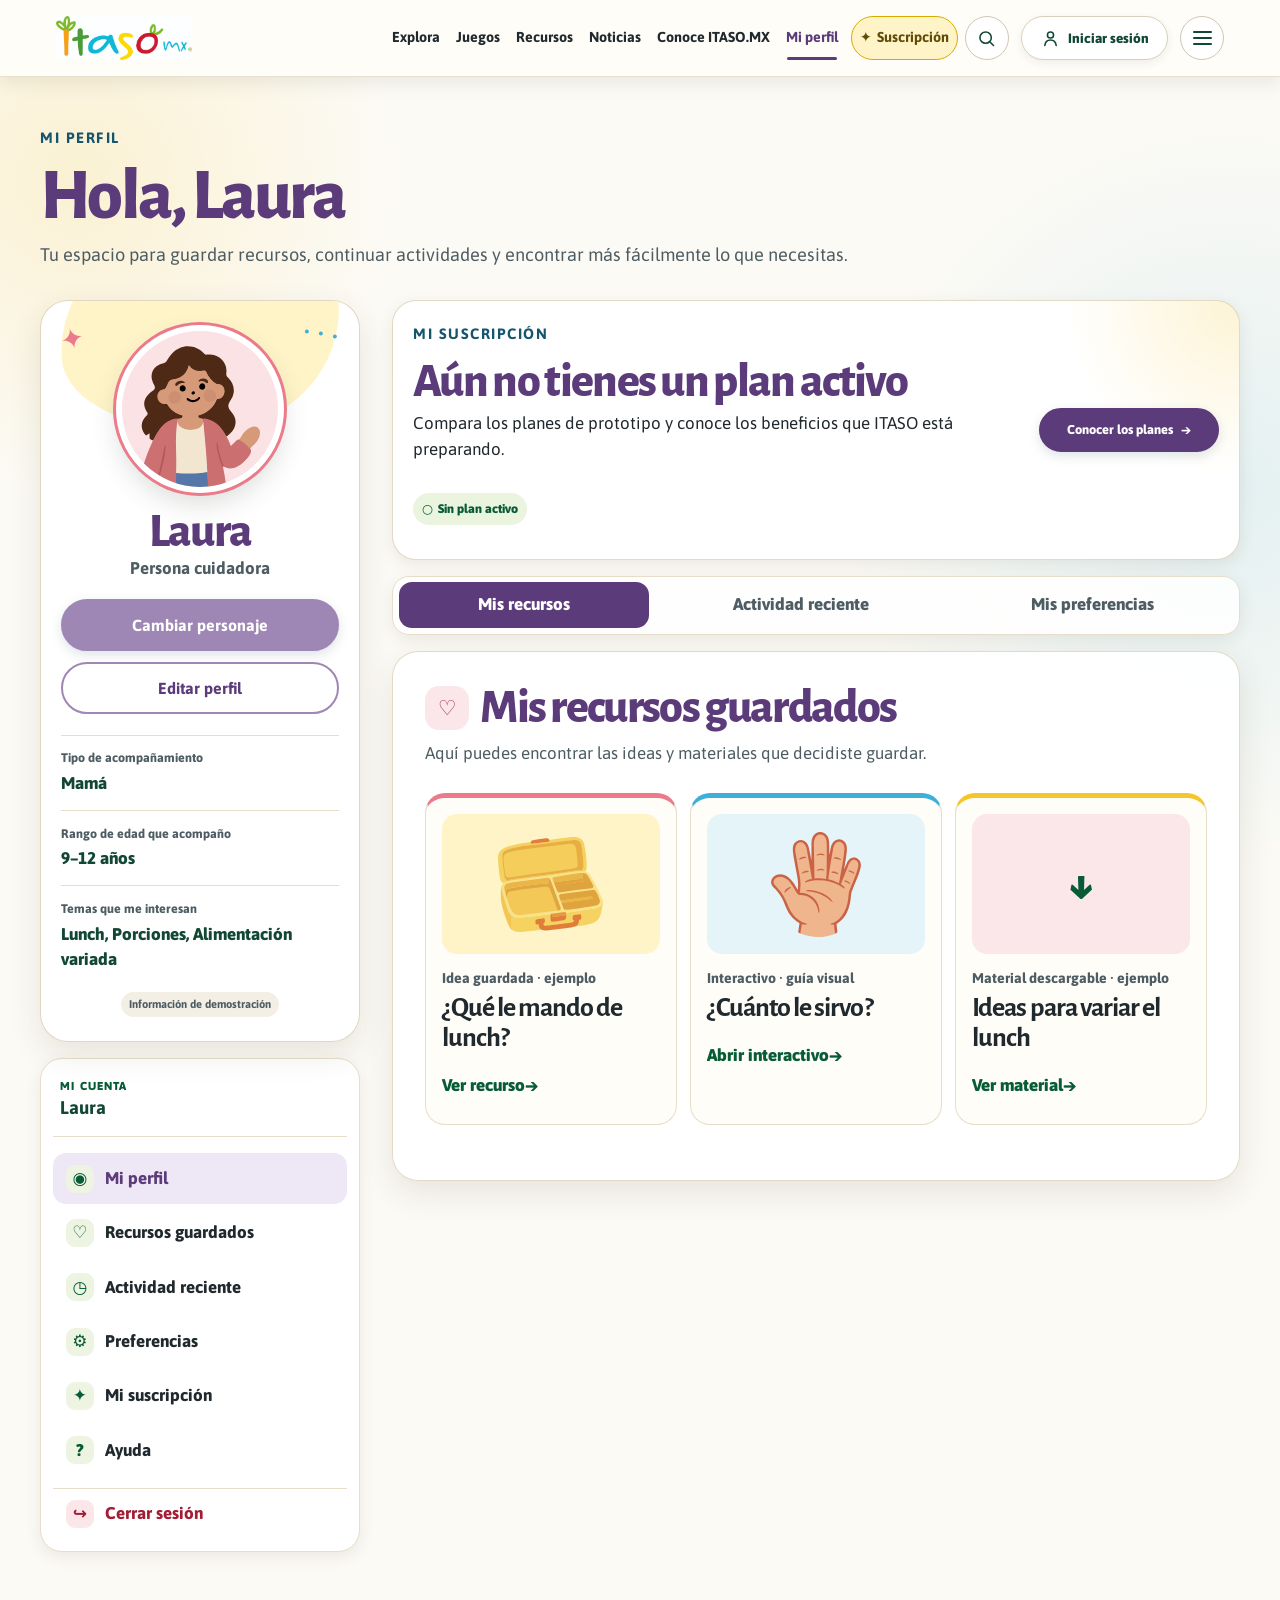
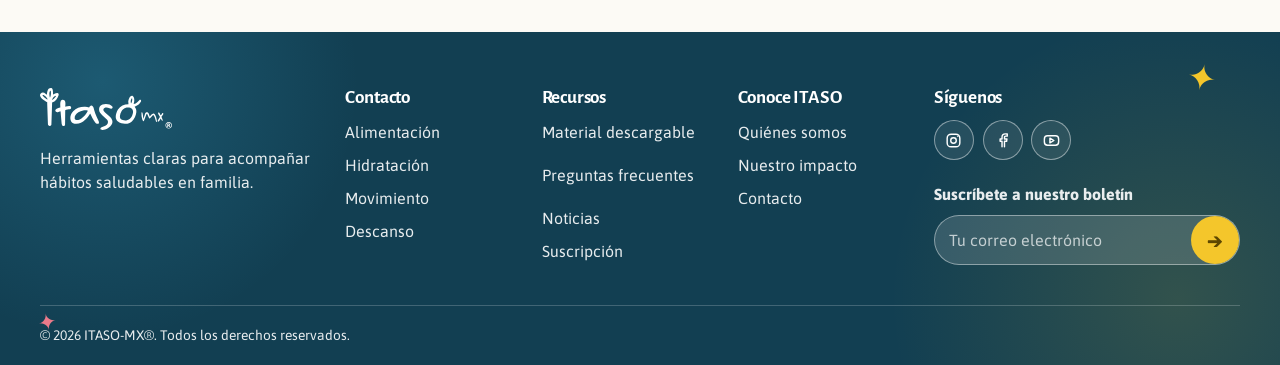
<file: perfil.html>
<!doctype html>
<html lang="es-MX">
<head>
  <meta charset="utf-8">
  <meta name="viewport" content="width=device-width, initial-scale=1">
  <meta name="theme-color" content="#fcfaf5">
  <meta name="description" content="Tu perfil de persona cuidadora en ITASO-MX: recursos, actividades y preferencias en un solo lugar.">
  <title>Mi perfil | ITASO-MX</title>
  <link rel="icon" type="image/svg+xml" href="data:image/svg+xml,%3Csvg xmlns='http://www.w3.org/2000/svg' viewBox='0 0 64 64'%3E%3Crect width='64' height='64' rx='18' fill='%23075c36'/%3E%3Cpath d='M18 25h28v23H18z' rx='6' fill='%236ec5f8'/%3E%3Cpath d='M25 25v-4a7 7 0 0114 0v4' fill='none' stroke='%23ffd640' stroke-width='5' stroke-linecap='round'/%3E%3Ccircle cx='27' cy='36' r='4' fill='%23eb7a8a'/%3E%3Cpath d='M35 34h7M35 39h5' stroke='white' stroke-width='3' stroke-linecap='round'/%3E%3C/svg%3E">
  <link rel="stylesheet" href="styles.css?v=20261009-13">
</head>
<body class="profile-page" data-page="profile">
  <a class="skip-link" href="#main-content">Saltar al contenido</a>

  <header class="site-header" data-site-header></header>

  <main id="main-content" class="profile-main" tabindex="-1">
    <section class="site-container profile-shell" aria-labelledby="profile-title">
      <div class="profile-heading">
        <div>
          <span class="section-kicker">MI PERFIL</span>
          <h1 id="profile-title">Hola, <span data-profile-name>Laura</span></h1>
          <p>Tu espacio para guardar recursos, continuar actividades y encontrar más fácilmente lo que necesitas.</p>
        </div>
        <button class="profile-menu-trigger" type="button" data-profile-menu-open aria-expanded="false" aria-controls="profile-account-nav">
          <span aria-hidden="true">☰</span> Cuenta
        </button>
      </div>

      <div class="profile-layout">
        <aside class="profile-sidebar" aria-label="Resumen del perfil">
          <section class="profile-identity-card" aria-labelledby="caregiver-name">
            <span class="profile-doodle profile-doodle-star" aria-hidden="true">✦</span>
            <span class="profile-doodle profile-doodle-dots" aria-hidden="true">• • •</span>
            <div class="profile-avatar profile-avatar-mama" data-profile-avatar></div>
            <h2 id="caregiver-name" data-profile-card-name>Laura</h2>
            <p class="profile-role" data-profile-type>Persona cuidadora</p>

            <div class="profile-primary-actions">
              <button class="button button-primary" type="button" data-avatar-dialog-open>Cambiar personaje</button>
              <button class="button button-secondary" type="button" data-profile-dialog-open>Editar perfil</button>
            </div>

            <dl class="profile-facts">
              <div>
                <dt>Tipo de acompañamiento</dt>
                <dd data-profile-caregiver>Mamá</dd>
              </div>
              <div>
                <dt>Rango de edad que acompaño</dt>
                <dd data-profile-age>9–12 años</dd>
              </div>
              <div>
                <dt>Temas que me interesan</dt>
                <dd data-profile-interest-summary>Lunch, Porciones y Alimentación variada</dd>
              </div>
            </dl>
            <span class="prototype-profile-note">Información de demostración</span>
          </section>

          <div class="profile-drawer-backdrop" data-profile-menu-close hidden></div>
          <nav class="profile-account-nav" id="profile-account-nav" aria-label="Opciones de Mi cuenta" aria-hidden="true">
            <div class="profile-account-nav-heading">
              <div>
                <span>MI CUENTA</span>
                <strong data-profile-menu-name>Laura</strong>
              </div>
              <button type="button" data-profile-menu-close aria-label="Cerrar menú de cuenta">×</button>
            </div>
            <button class="is-current" type="button" data-profile-tab-target="resources"><span aria-hidden="true">◉</span> Mi perfil</button>
            <button type="button" data-profile-tab-target="resources"><span aria-hidden="true">♡</span> Recursos guardados</button>
            <button type="button" data-profile-tab-target="activity"><span aria-hidden="true">◷</span> Actividad reciente</button>
            <button type="button" data-profile-tab-target="preferences"><span aria-hidden="true">⚙</span> Preferencias</button>
            <a href="#profile-subscription" data-profile-subscription-link><span aria-hidden="true">✦</span> Mi suscripción</a>
            <a href="conoce-itaso.html#participa"><span aria-hidden="true">?</span> Ayuda</a>
            <button class="profile-logout" type="button" data-action="request-logout"><span aria-hidden="true">↪</span> Cerrar sesión</button>
          </nav>
        </aside>

        <div class="profile-content">
          <section class="profile-subscription-summary" id="profile-subscription" data-profile-subscription aria-labelledby="profile-subscription-title"></section>

          <div class="profile-tabs" role="tablist" aria-label="Contenido del perfil">
            <button id="tab-resources" type="button" role="tab" aria-selected="true" aria-controls="panel-resources" data-profile-tab="resources">Mis recursos</button>
            <button id="tab-activity" type="button" role="tab" aria-selected="false" aria-controls="panel-activity" data-profile-tab="activity" tabindex="-1">Actividad reciente</button>
            <button id="tab-preferences" type="button" role="tab" aria-selected="false" aria-controls="panel-preferences" data-profile-tab="preferences" tabindex="-1">Mis preferencias</button>
          </div>

          <section class="profile-panel" id="panel-resources" role="tabpanel" aria-labelledby="tab-resources" data-profile-panel="resources">
            <div class="profile-section-heading">
              <div>
                <span class="profile-section-icon icon-pink" aria-hidden="true">♡</span>
                <h2>Mis recursos guardados</h2>
              </div>
              <p>Aquí puedes encontrar las ideas y materiales que decidiste guardar.</p>
            </div>
            <div class="profile-card-grid" data-saved-resources></div>
          </section>

          <section class="profile-panel" id="panel-activity" role="tabpanel" aria-labelledby="tab-activity" data-profile-panel="activity" hidden>
            <div class="profile-section-heading">
              <div>
                <span class="profile-section-icon icon-blue" aria-hidden="true">◷</span>
                <h2>Continúa donde te quedaste</h2>
              </div>
              <p>Retoma una actividad cuando tengas un momento. No hay puntuaciones ni presión.</p>
            </div>
            <div class="profile-card-grid" data-recent-activities></div>
          </section>

          <section class="profile-panel" id="panel-preferences" role="tabpanel" aria-labelledby="tab-preferences" data-profile-panel="preferences" hidden>
            <div class="profile-section-heading">
              <div>
                <span class="profile-section-icon icon-yellow" aria-hidden="true">✦</span>
                <h2>Lo que te interesa explorar</h2>
              </div>
              <p>Usamos estas preferencias sencillas para que encuentres más rápido contenidos relevantes.</p>
            </div>
            <div class="preferences-card">
              <div class="interest-chips" data-interest-chips></div>
              <button class="button button-secondary" type="button" data-profile-dialog-open>Editar intereses</button>
            </div>
          </section>
        </div>
      </div>
    </section>
  </main>

  <footer class="site-footer" data-site-footer></footer>

  <dialog class="profile-dialog avatar-dialog" id="avatar-dialog" aria-labelledby="avatar-dialog-title">
    <form class="profile-dialog-card" id="avatar-form">
      <button class="dialog-close" type="button" data-dialog-close aria-label="Cerrar selector de personaje">×</button>
      <span class="section-kicker">TU PERSONAJE</span>
      <h2 id="avatar-dialog-title">Elige tu personaje</h2>
      <p>Selecciona el personaje con el que quieres identificar tu perfil. Puedes cambiarlo después.</p>

      <fieldset class="avatar-options">
        <legend class="visually-hidden">Personajes disponibles</legend>
        <label class="avatar-option avatar-option-mama">
          <input type="radio" name="avatar" value="mama">
          <span class="avatar-option-art"><img src="assets/characters/mama.svg" alt="Personaje mamá ITASO"></span>
          <strong>Mamá</strong>
          <span class="avatar-check" aria-hidden="true">✓</span>
        </label>
        <label class="avatar-option avatar-option-papa">
          <input type="radio" name="avatar" value="papa">
          <span class="avatar-option-art"><img src="assets/characters/papa.svg" alt="Personaje papá ITASO"></span>
          <strong>Papá</strong>
          <span class="avatar-check" aria-hidden="true">✓</span>
        </label>
        <label class="avatar-option avatar-option-abuela">
          <input type="radio" name="avatar" value="abuela">
          <span class="avatar-option-art"><img src="assets/characters/abuela.svg" alt="Personaje abuela ITASO"></span>
          <strong>Abuela</strong>
          <span class="avatar-check" aria-hidden="true">✓</span>
        </label>
        <label class="avatar-option avatar-option-other">
          <input type="radio" name="avatar" value="otro">
          <span class="avatar-option-art avatar-other-art" aria-hidden="true">
            <img src="assets/characters/mama.svg" alt="">
            <img src="assets/characters/papa.svg" alt="">
          </span>
          <strong>Otro cuidador/a</strong>
          <span class="avatar-check" aria-hidden="true">✓</span>
        </label>
      </fieldset>

      <div class="profile-dialog-actions">
        <button class="button button-secondary" type="button" data-dialog-close>Cancelar</button>
        <button class="button button-primary profile-dialog-submit" type="submit">Guardar personaje <span aria-hidden="true">→</span></button>
      </div>
    </form>
  </dialog>

  <dialog class="profile-dialog edit-profile-dialog" id="edit-profile-dialog" aria-labelledby="edit-profile-title">
    <form class="profile-dialog-card" id="profile-form">
      <button class="dialog-close" type="button" data-dialog-close aria-label="Cerrar edición de perfil">×</button>
      <span class="section-kicker">PREFERENCIAS BÁSICAS</span>
      <h2 id="edit-profile-title">Editar perfil</h2>
      <p>Este prototipo guarda sólo preferencias simples en tu navegador.</p>

      <div class="profile-form-field">
        <label for="profile-name-input">Nombre</label>
        <input class="form-control" id="profile-name-input" name="name" type="text" maxlength="40" autocomplete="name" required>
      </div>

      <div class="profile-form-grid">
        <div class="profile-form-field">
          <label for="caregiver-type-input">Tipo de cuidador</label>
          <select class="form-control" id="caregiver-type-input" name="caregiverType" required>
            <option>Mamá</option>
            <option>Papá</option>
            <option>Abuela</option>
            <option>Abuelo</option>
            <option>Otro cuidador</option>
            <option>Otra cuidadora</option>
          </select>
        </div>

        <div class="profile-form-field">
          <label for="age-range-input">Rango de edad que acompaño</label>
          <select class="form-control" id="age-range-input" name="ageRange" required>
            <option value="6-8">6–8 años</option>
            <option value="9-12">9–12 años</option>
            <option value="13+">13+ años</option>
          </select>
        </div>
      </div>

      <fieldset class="interest-options">
        <legend>Temas de interés</legend>
        <label><input type="checkbox" name="interests" value="Lunch"> <span>Lunch</span></label>
        <label><input type="checkbox" name="interests" value="Porciones"> <span>Porciones</span></label>
        <label><input type="checkbox" name="interests" value="Alimentación variada"> <span>Alimentación variada</span></label>
        <label><input type="checkbox" name="interests" value="Hidratación"> <span>Hidratación</span></label>
        <label><input type="checkbox" name="interests" value="Movimiento"> <span>Movimiento</span></label>
        <label><input type="checkbox" name="interests" value="Descanso"> <span>Descanso</span></label>
      </fieldset>

      <p class="profile-form-status" data-profile-form-status role="status" aria-live="polite"></p>
      <button class="button button-primary profile-dialog-submit" type="submit">Guardar cambios</button>
    </form>
  </dialog>

  <dialog class="profile-dialog subscription-cancel-dialog" id="subscription-cancel-dialog" aria-labelledby="subscription-cancel-title">
    <div class="profile-dialog-card">
      <button class="dialog-close" type="button" data-dialog-close aria-label="Cerrar confirmación">×</button>
      <span class="section-kicker">MI SUSCRIPCIÓN</span>
      <h2 id="subscription-cancel-title">¿Cancelar la suscripción?</h2>
      <p>Esta acción sólo cambia el estado de la simulación guardada en este navegador.</p>
      <div class="logout-dialog-actions">
        <button class="button button-secondary" type="button" data-dialog-close>Conservar suscripción</button>
        <button class="button button-primary logout-confirm" type="button" data-confirm-cancel-subscription>Cancelar suscripción</button>
      </div>
    </div>
  </dialog>

  <dialog class="search-dialog" id="search-dialog" aria-labelledby="search-title">
    <form method="dialog">
      <button class="dialog-close" value="close" aria-label="Cerrar búsqueda">×</button>
      <span class="eyebrow eyebrow-blue">BUSCAR EN ITASO</span>
      <h2 id="search-title">¿Qué quieres explorar?</h2>
      <label for="site-search">Buscar recursos, juegos o noticias</label>
      <div class="search-row">
        <input id="site-search" type="search" placeholder="Escribe una palabra">
        <button class="button button-primary" value="search">Buscar</button>
      </div>
    </form>
  </dialog>

  <div class="toast" id="toast" role="status" aria-live="polite" aria-atomic="true"></div>

  <script src="script.js?v=20261009-16"></script>
  <script src="https://mcp.figma.com/mcp/html-to-design/capture.js" async></script>
</body>
</html>
</file>
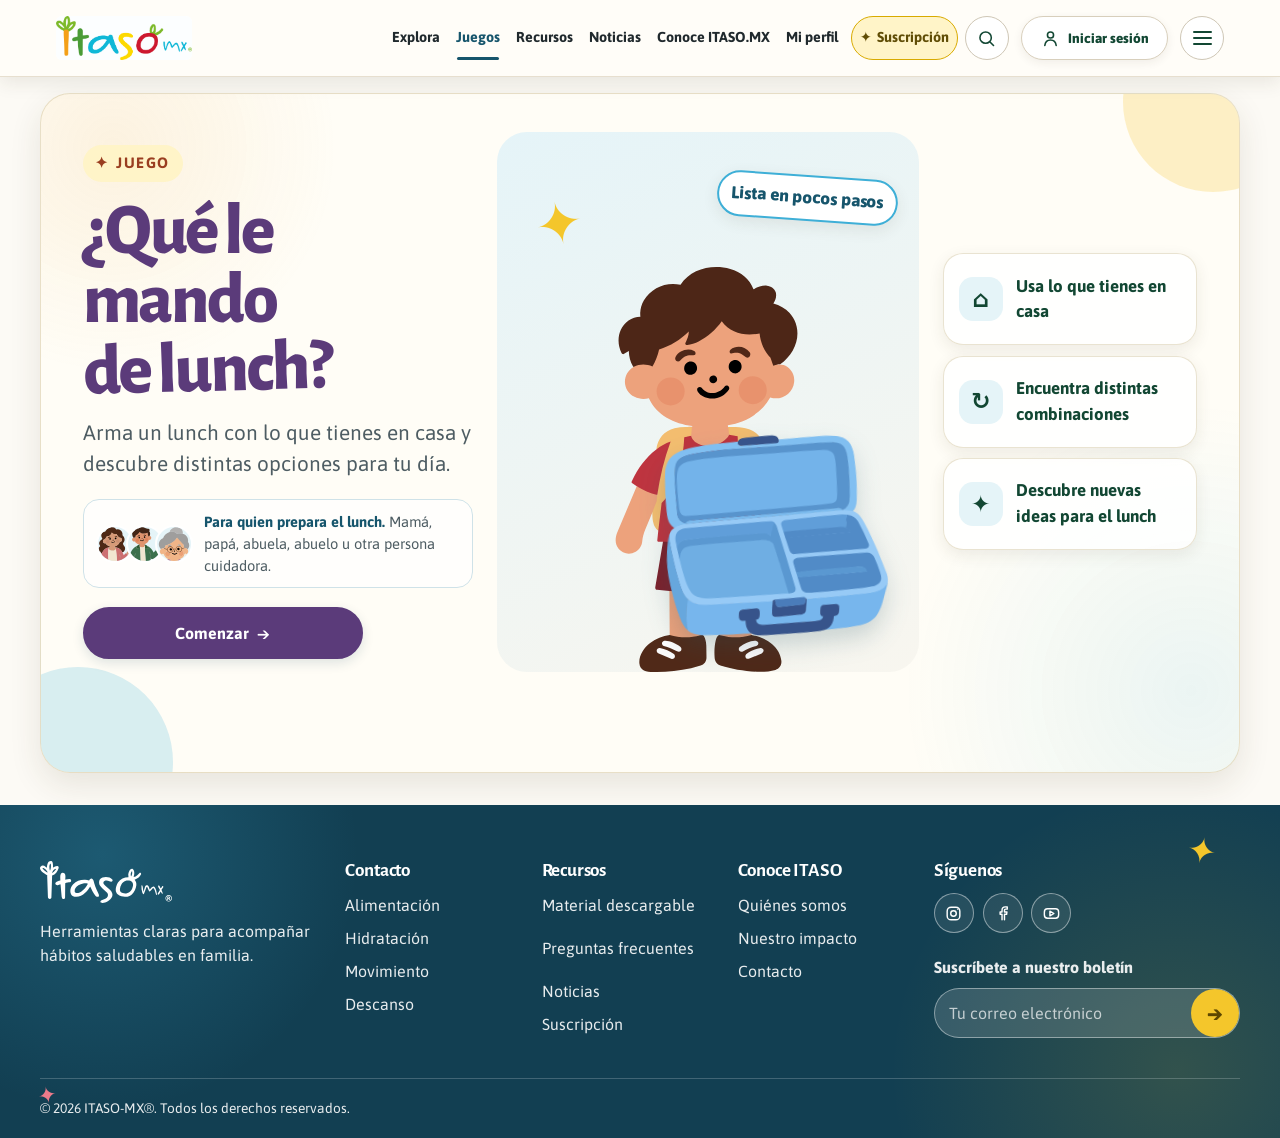
<file: que-le-mando-de-lunch.html>
<!doctype html>
<html lang="es-MX">
<head>
  <meta charset="utf-8">
  <meta name="viewport" content="width=device-width, initial-scale=1">
  <meta name="theme-color" content="#fcfaf5">
  <meta name="description" content="Prototipo interactivo ITASO-MX para crear ideas de lunch con lo que tienes en casa.">
  <title>¿Qué le mando de lunch? | ITASO-MX</title>
  <link rel="icon" type="image/svg+xml" href="data:image/svg+xml,%3Csvg xmlns='http://www.w3.org/2000/svg' viewBox='0 0 64 64'%3E%3Crect width='64' height='64' rx='18' fill='%23075c36'/%3E%3Cpath d='M18 25h28v23H18z' rx='6' fill='%236ec5f8'/%3E%3Cpath d='M25 25v-4a7 7 0 0114 0v4' fill='none' stroke='%23ffd640' stroke-width='5' stroke-linecap='round'/%3E%3Ccircle cx='27' cy='36' r='4' fill='%23eb7a8a'/%3E%3Cpath d='M35 34h7M35 39h5' stroke='white' stroke-width='3' stroke-linecap='round'/%3E%3C/svg%3E">
  <link rel="stylesheet" href="styles.css?v=20261009-13">
</head>
<body data-page="juegos">
  <a class="skip-link" href="#main-content">Saltar al contenido</a>

  <header class="site-header" data-site-header></header>

  <main id="main-content" class="app-shell" tabindex="-1">
    <section class="screen intro-screen is-active" id="screen-intro" aria-labelledby="intro-title">
      <div class="hero-copy">
        <span class="eyebrow"><span aria-hidden="true">✦</span> JUEGO</span>
        <h1 id="intro-title">¿Qué le mando<br><span>de lunch?</span></h1>
        <p class="hero-lead">Arma un lunch con lo que tienes en casa y descubre distintas opciones para tu día.</p>
        <div class="caregiver-note">
          <div class="caregiver-avatars" aria-hidden="true">
            <img src="assets/characters/mama.svg" alt="">
            <img src="assets/characters/papa.svg" alt="">
            <img src="assets/characters/abuela.svg" alt="">
          </div>
          <p><strong>Para quien prepara el lunch.</strong> Mamá, papá, abuela, abuelo u otra persona cuidadora.</p>
        </div>
        <button class="button button-primary hero-cta" type="button" data-action="start">Comenzar <span aria-hidden="true">→</span></button>
      </div>

      <div class="hero-visual" aria-label="Ilustración de niño con una lunchera">
        <div class="sun-doodle" aria-hidden="true">✦</div>
        <div class="hero-sticker sticker-one">Lista en pocos pasos</div>
        <img class="hero-child" src="assets/characters/nino.svg" alt="Niño sonriente">
        <img class="hero-lunchbox" src="assets/lunchboxes/azul.svg" alt="Lunchera azul ilustrada">
      </div>

      <div class="benefits" aria-label="Beneficios">
        <article class="benefit-card">
          <span class="benefit-icon coral" aria-hidden="true">⌂</span>
          <p>Usa lo que tienes en casa</p>
        </article>
        <article class="benefit-card">
          <span class="benefit-icon yellow" aria-hidden="true">↻</span>
          <p>Encuentra distintas combinaciones</p>
        </article>
        <article class="benefit-card">
          <span class="benefit-icon blue" aria-hidden="true">✦</span>
          <p>Descubre nuevas ideas para el lunch</p>
        </article>
      </div>
    </section>

    <section class="screen flow-screen" id="screen-time" aria-labelledby="time-title" hidden>
      <div class="flow-toolbar">
        <button class="back-button" type="button" data-action="back-intro"><span aria-hidden="true">←</span> Volver</button>
        <button class="reset-link" type="button" data-action="reset">Reiniciar</button>
      </div>
      <div class="progress" aria-label="Paso 1 de 3">
        <div class="progress-track" aria-hidden="true"><span class="progress-33"></span></div>
        <strong>Paso 1 de 3</strong>
      </div>

      <div class="step-heading">
        <span class="heading-doodle" aria-hidden="true">///</span>
        <h2 id="time-title">¿Cuánto tiempo tienes hoy?</h2>
        <p>Te mostraremos opciones que puedan adaptarse a tu tiempo.</p>
      </div>

      <div class="time-layout">
        <aside class="helper-card">
          <img src="assets/characters/nino.svg" alt="Personaje ITASO acompañando el paso">
          <p><strong>¡Sin prisas!</strong> Elige el tiempo que realmente tienes hoy.</p>
        </aside>

        <div class="time-options" role="radiogroup" aria-label="Tiempo disponible">
          <button class="time-card" type="button" role="radio" aria-checked="false" data-time="5">
            <span class="time-check" aria-hidden="true">✓</span>
            <span class="clock-icon clock-green" aria-hidden="true">◷</span>
            <strong>5 min</strong>
            <small>Algo muy rápido</small>
          </button>
          <button class="time-card" type="button" role="radio" aria-checked="false" data-time="15">
            <span class="time-check" aria-hidden="true">✓</span>
            <span class="clock-icon clock-blue" aria-hidden="true">◷</span>
            <strong>10 a 15 min</strong>
            <small>Con un poco de armado</small>
          </button>
          <button class="time-card" type="button" role="radio" aria-checked="false" data-time="30">
            <span class="time-check" aria-hidden="true">✓</span>
            <span class="clock-icon clock-coral" aria-hidden="true">◷</span>
            <strong>Más tiempo</strong>
            <small>Para preparar con calma</small>
          </button>
        </div>
      </div>

      <div class="step-actions align-end">
        <button class="button button-primary" id="time-next" type="button" data-action="next-foods" disabled>Siguiente <span aria-hidden="true">→</span></button>
      </div>
    </section>

    <section class="screen flow-screen" id="screen-foods" aria-labelledby="foods-title" hidden>
      <div class="flow-toolbar">
        <button class="back-button" type="button" data-action="back-time"><span aria-hidden="true">←</span> Volver</button>
        <button class="reset-link" type="button" data-action="reset">Reiniciar</button>
      </div>
      <div class="progress" aria-label="Paso 2 de 3">
        <div class="progress-track" aria-hidden="true"><span class="progress-66"></span></div>
        <strong>Paso 2 de 3</strong>
      </div>

      <div class="step-heading compact">
        <span class="heading-doodle" aria-hidden="true">///</span>
        <h2 id="foods-title">¿Qué tienes disponible?</h2>
        <p>Selecciona los alimentos que tienes en casa.</p>
      </div>

      <div class="food-selector-layout">
        <nav class="category-filters" aria-label="Filtrar alimentos por categoría" id="category-filters"></nav>
        <div class="foods-column">
          <p class="results-count" id="foods-count" aria-live="polite"></p>
          <div class="food-grid" id="food-grid"></div>
        </div>
        <aside class="selection-panel" aria-labelledby="selected-title">
          <div class="selection-heading">
            <h3 id="selected-title">Seleccionados</h3>
            <span id="selected-count">0</span>
          </div>
          <div class="selected-list" id="selected-list" aria-live="polite">
            <p class="empty-selection">Elige al menos un alimento para comenzar.</p>
          </div>
        </aside>
      </div>

      <div class="preference-card">
        <div>
          <h3 id="preference-title">¿Hay algo que no acepta? <span>Opcional</span></h3>
          <p>Selecciona una o más opciones. Lo tendremos en cuenta al generar los lunches.</p>
        </div>
        <div class="preference-options" role="group" aria-labelledby="preference-title">
          <button type="button" class="preference-option" data-preference="ninguno" aria-pressed="true">Ninguno</button>
          <button type="button" class="preference-option" data-preference="huevo" aria-pressed="false">Huevo</button>
          <button type="button" class="preference-option" data-preference="atun" aria-pressed="false">Atún</button>
          <button type="button" class="preference-option" data-preference="lacteos" aria-pressed="false">Lácteos</button>
          <button type="button" class="preference-option" data-preference="verduras" aria-pressed="false">Verduras</button>
          <button type="button" class="preference-option" data-preference="frutas" aria-pressed="false">Frutas</button>
        </div>
        <input id="preference" type="hidden" value="">
      </div>

      <div class="step-actions split-actions">
        <button class="button button-secondary" type="button" data-action="back-time"><span aria-hidden="true">←</span> Volver</button>
        <button class="button button-primary" id="generate-button" type="button" data-action="generate" disabled>Generar opciones <span aria-hidden="true">→</span></button>
      </div>
    </section>

    <section class="screen flow-screen" id="screen-results" aria-labelledby="results-title" hidden>
      <div class="flow-toolbar">
        <button class="back-button" type="button" data-action="back-foods"><span aria-hidden="true">←</span> Modificar selección</button>
        <button class="reset-link" type="button" data-action="reset">Reiniciar</button>
      </div>
      <div class="progress" aria-label="Paso 3 de 3">
        <div class="progress-track" aria-hidden="true"><span class="progress-100"></span></div>
        <strong>Paso 3 de 3</strong>
      </div>

      <div class="step-heading results-heading">
        <span class="heading-doodle" aria-hidden="true">///</span>
        <h2 id="results-title">¡Aquí están tus opciones!</h2>
        <p id="results-subtitle">Con lo que tienes y el tiempo disponible, puedes preparar:</p>
      </div>

      <div class="lunch-results" id="lunch-results" aria-live="polite"></div>

      <div class="results-footer">
        <p>Estas ideas son ejemplos educativos; puedes adaptarlas a tu familia.</p>
        <button class="button button-secondary" type="button" data-action="regenerate"><span aria-hidden="true">↻</span> Generar otras opciones</button>
      </div>
    </section>

    <section class="screen detail-screen" id="screen-detail" aria-labelledby="detail-title" hidden>
      <div class="flow-toolbar">
        <button class="back-button" type="button" data-action="back-results"><span aria-hidden="true">←</span> Ver otra opción</button>
        <button class="reset-link" type="button" data-action="reset">Reiniciar</button>
      </div>

      <div class="detail-heading">
        <span class="eyebrow eyebrow-blue">DETALLE DE TU LUNCH</span>
        <h2 id="detail-title">¿Por qué puede funcionar?</h2>
      </div>

      <div class="detail-layout">
        <article class="choice-card" id="detail-choice"></article>

        <article class="specialist-card">
          <div class="specialist-intro">
            <div class="specialist-portrait">
              <img src="assets/characters/especialista.svg" alt="Especialista ITASO">
            </div>
            <div>
              <span>ESPECIALISTA ITASO</span>
              <h3>Una opción que puedes hacer tuya</h3>
              <p>Esta opción combina un alimento principal, una guarnición y una bebida. Puedes adaptarla según tu tiempo, lo disponible en casa y las preferencias de tu familia.</p>
            </div>
          </div>

          <div class="advice-grid">
            <section>
              <span class="advice-icon yellow" aria-hidden="true">↔</span>
              <h4>Si no tienes esto…</h4>
              <p>Puedes sustituir algún ingrediente por otro similar que ya tengas en casa.</p>
            </section>
            <section>
              <span class="advice-icon coral" aria-hidden="true">♡</span>
              <h4>Si no le gusta…</h4>
              <p>Prueba otra presentación o una alternativa que ya conozca y acepte.</p>
            </section>
            <section>
              <span class="advice-icon blue" aria-hidden="true">✦</span>
              <h4>Recuerda</h4>
              <p>No necesitas preparar el lunch perfecto. Pequeños cambios y distintas combinaciones pueden ayudarte a variar lo que lleva.</p>
            </section>
          </div>
        </article>
      </div>

      <div class="detail-actions">
        <button class="button button-secondary" type="button" data-action="back-results"><span aria-hidden="true">←</span> Ver otra opción</button>
        <button class="button button-primary" id="save-idea" type="button" data-action="save">Guardar esta idea</button>
        <a class="button button-quiet" href="juegos.html">Volver a juegos</a>
      </div>
    </section>
  </main>

  <footer class="site-footer" data-site-footer></footer>

  <dialog class="search-dialog" id="search-dialog" aria-labelledby="search-title">
    <form method="dialog">
      <button class="dialog-close" value="close" aria-label="Cerrar búsqueda">×</button>
      <span class="eyebrow eyebrow-blue">BUSCAR EN ITASO</span>
      <h2 id="search-title">¿Qué quieres explorar?</h2>
      <label for="site-search">Buscar recursos, juegos o noticias</label>
      <div class="search-row">
        <input id="site-search" type="search" placeholder="Escribe una palabra">
        <button class="button button-primary" value="search">Buscar</button>
      </div>
    </form>
  </dialog>

  <div class="toast" id="toast" role="status" aria-live="polite" aria-atomic="true"></div>

  <script src="script.js?v=20261009-16"></script>
  <script src="https://mcp.figma.com/mcp/html-to-design/capture.js" async></script>
</body>
</html>
</file>
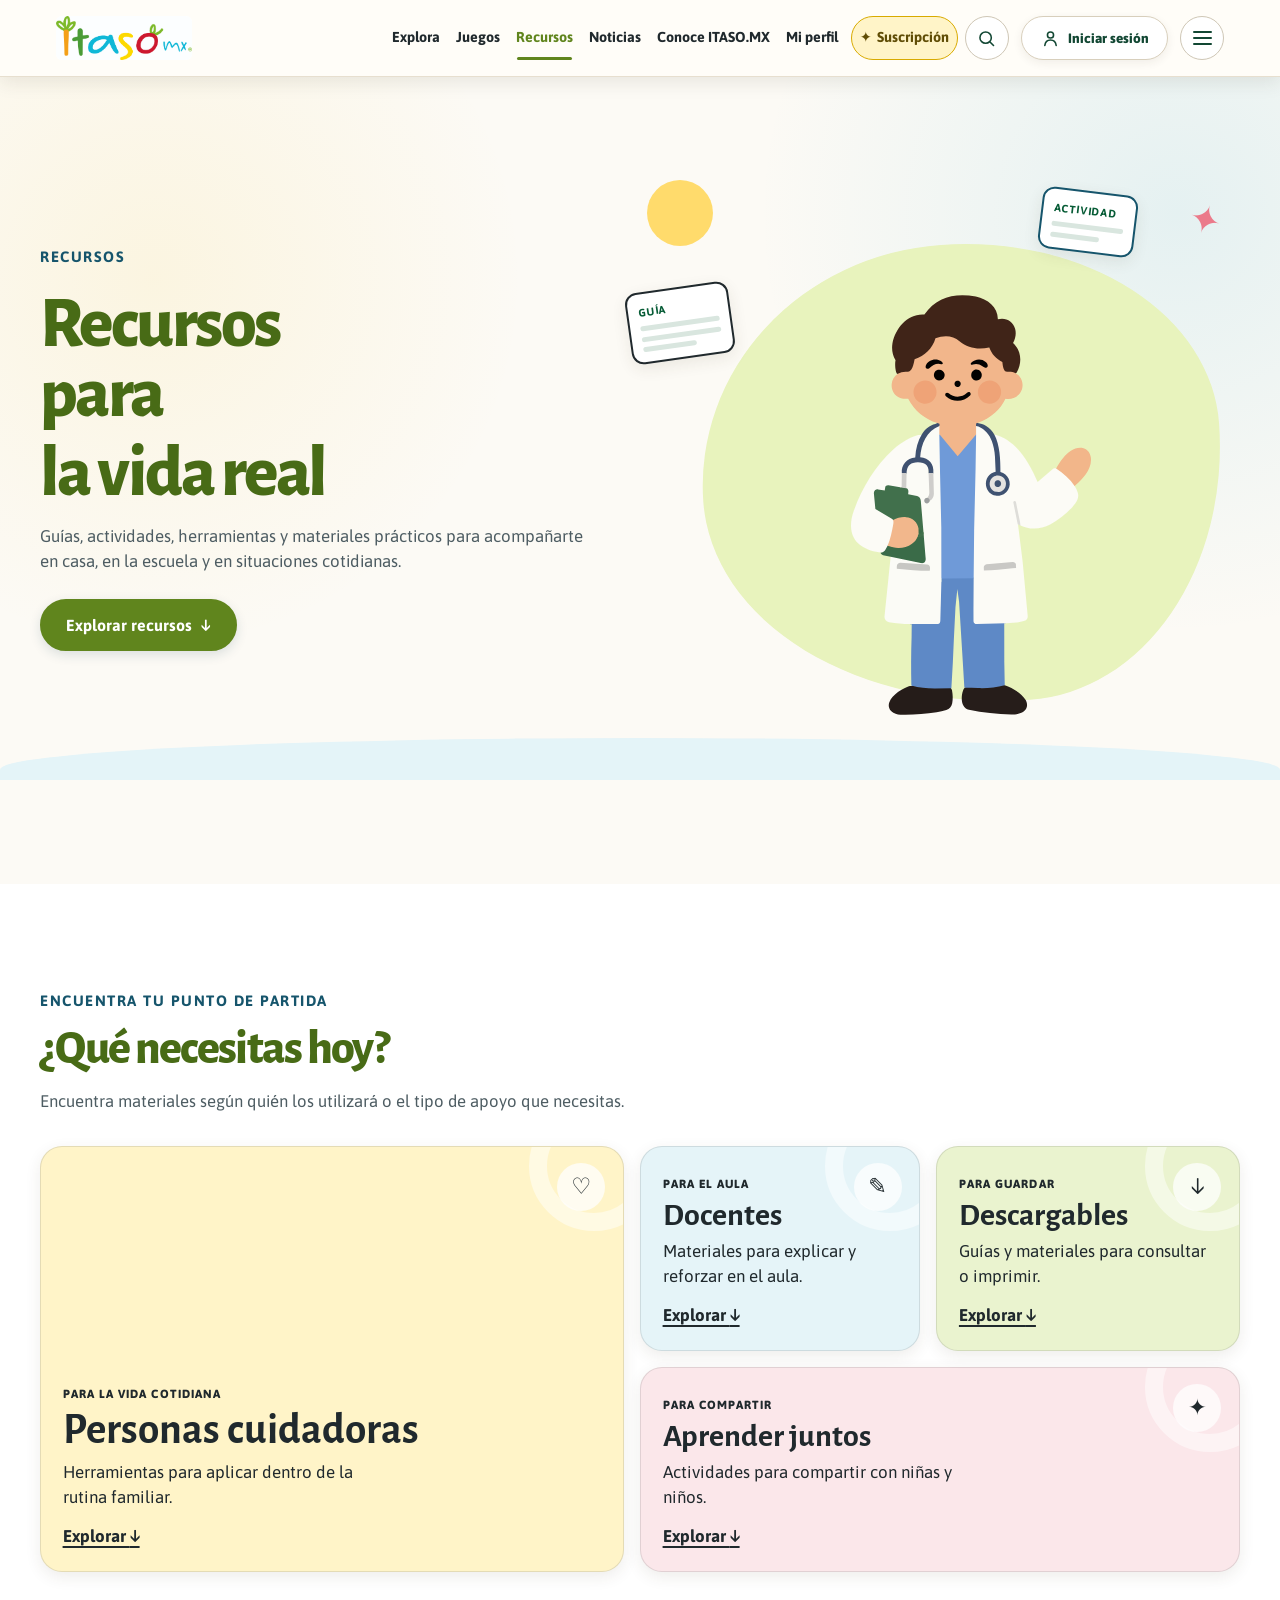
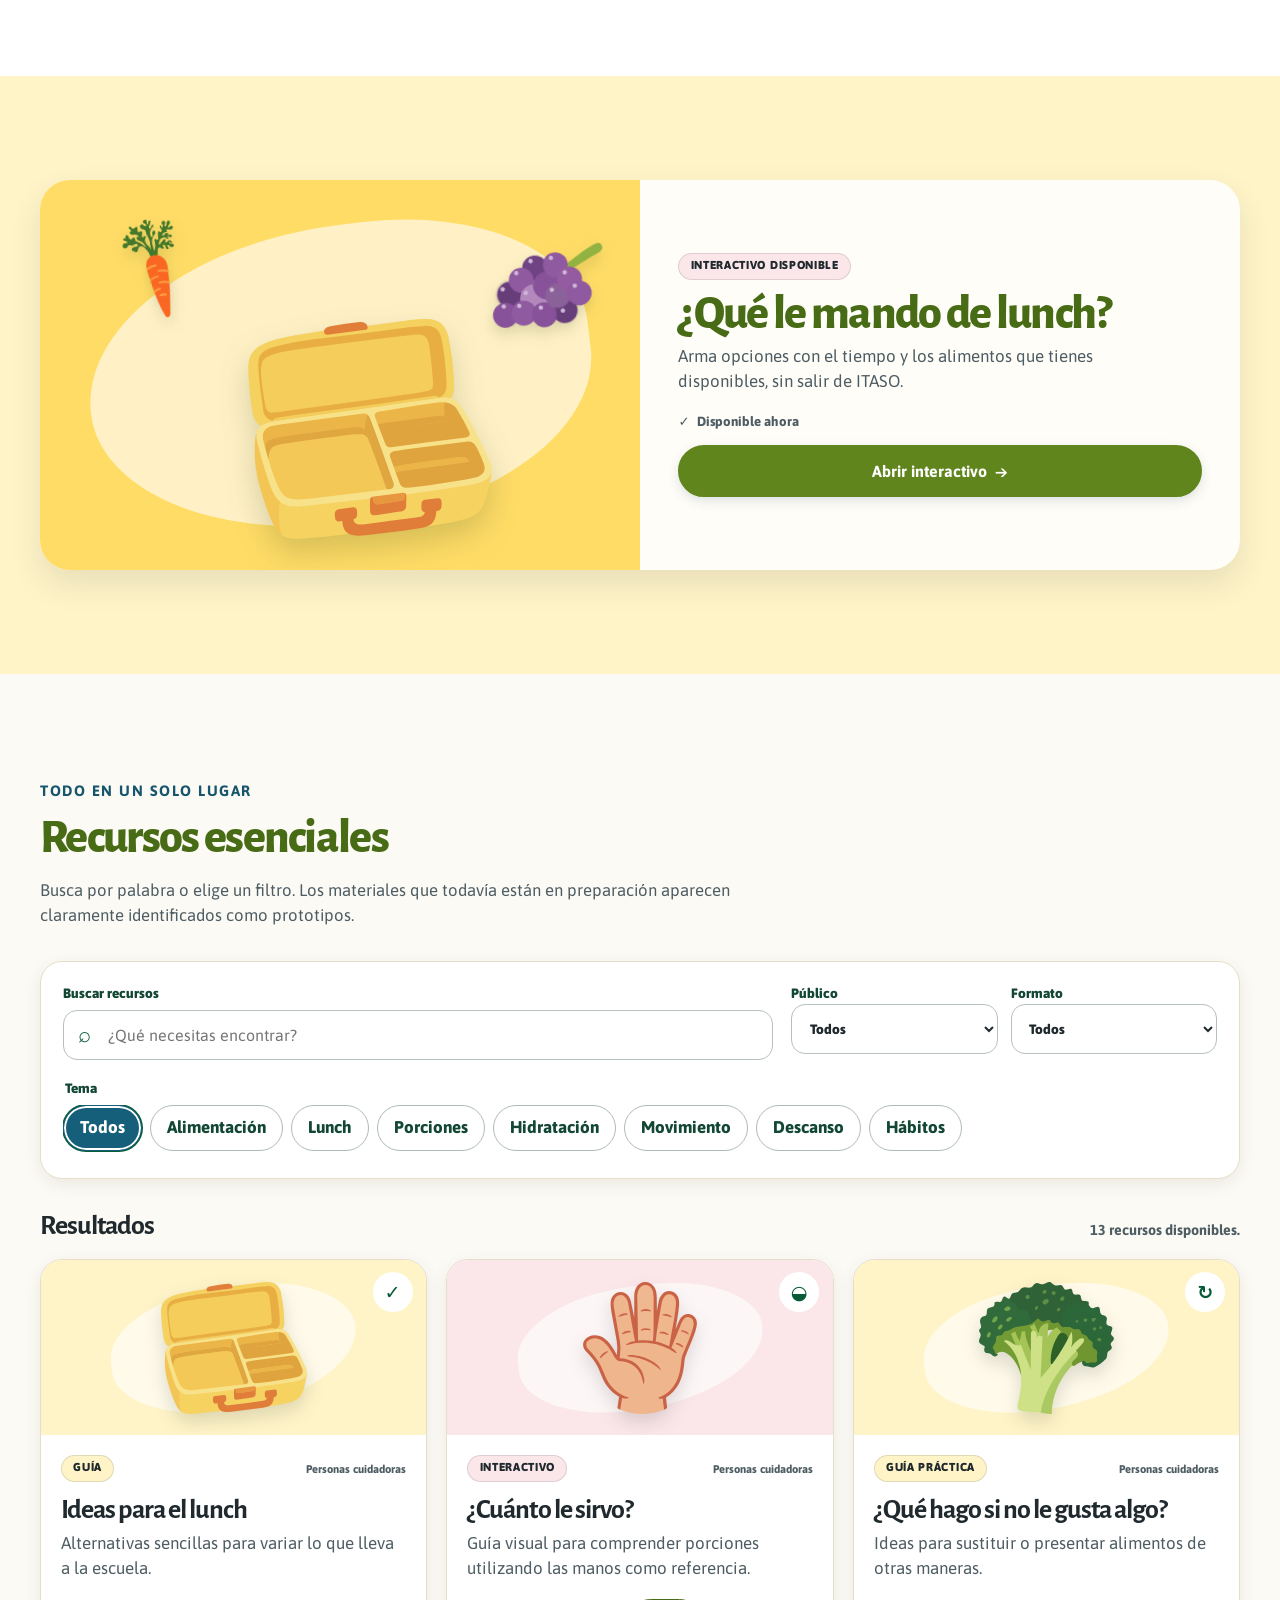
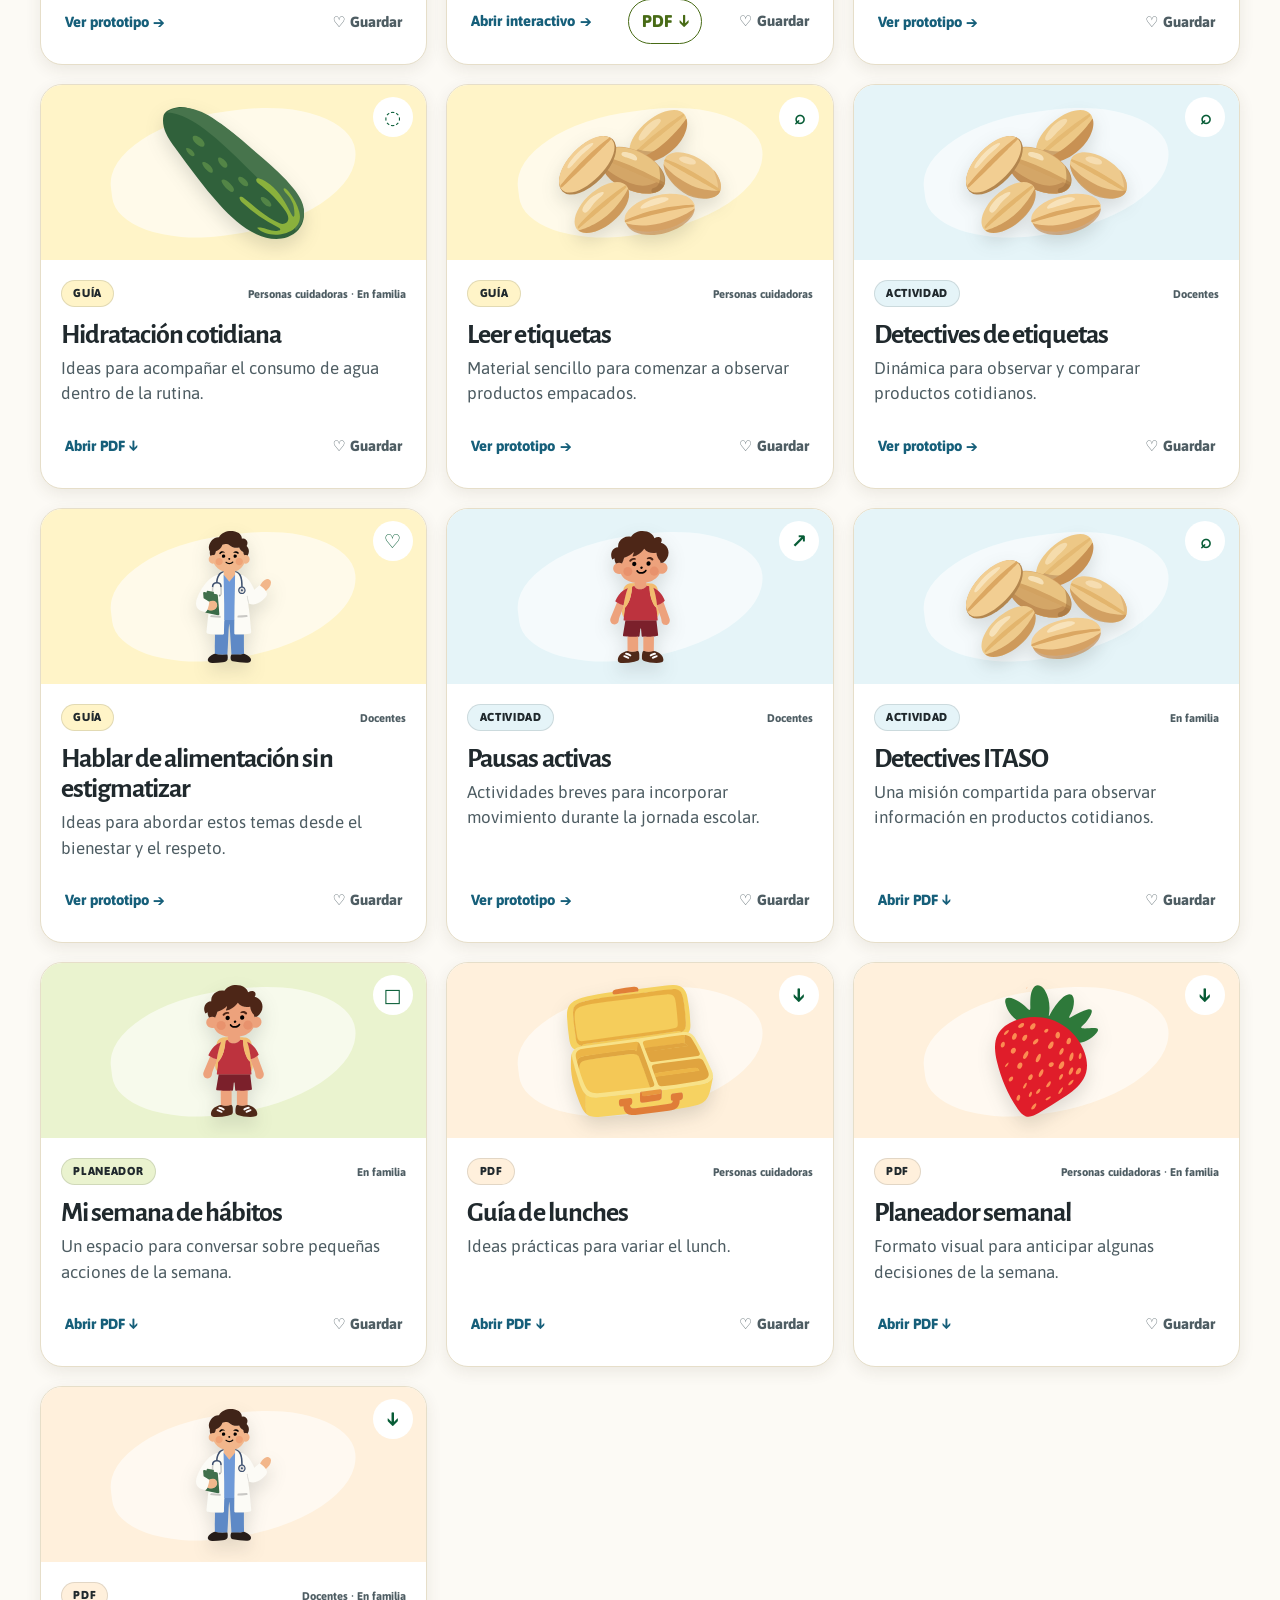
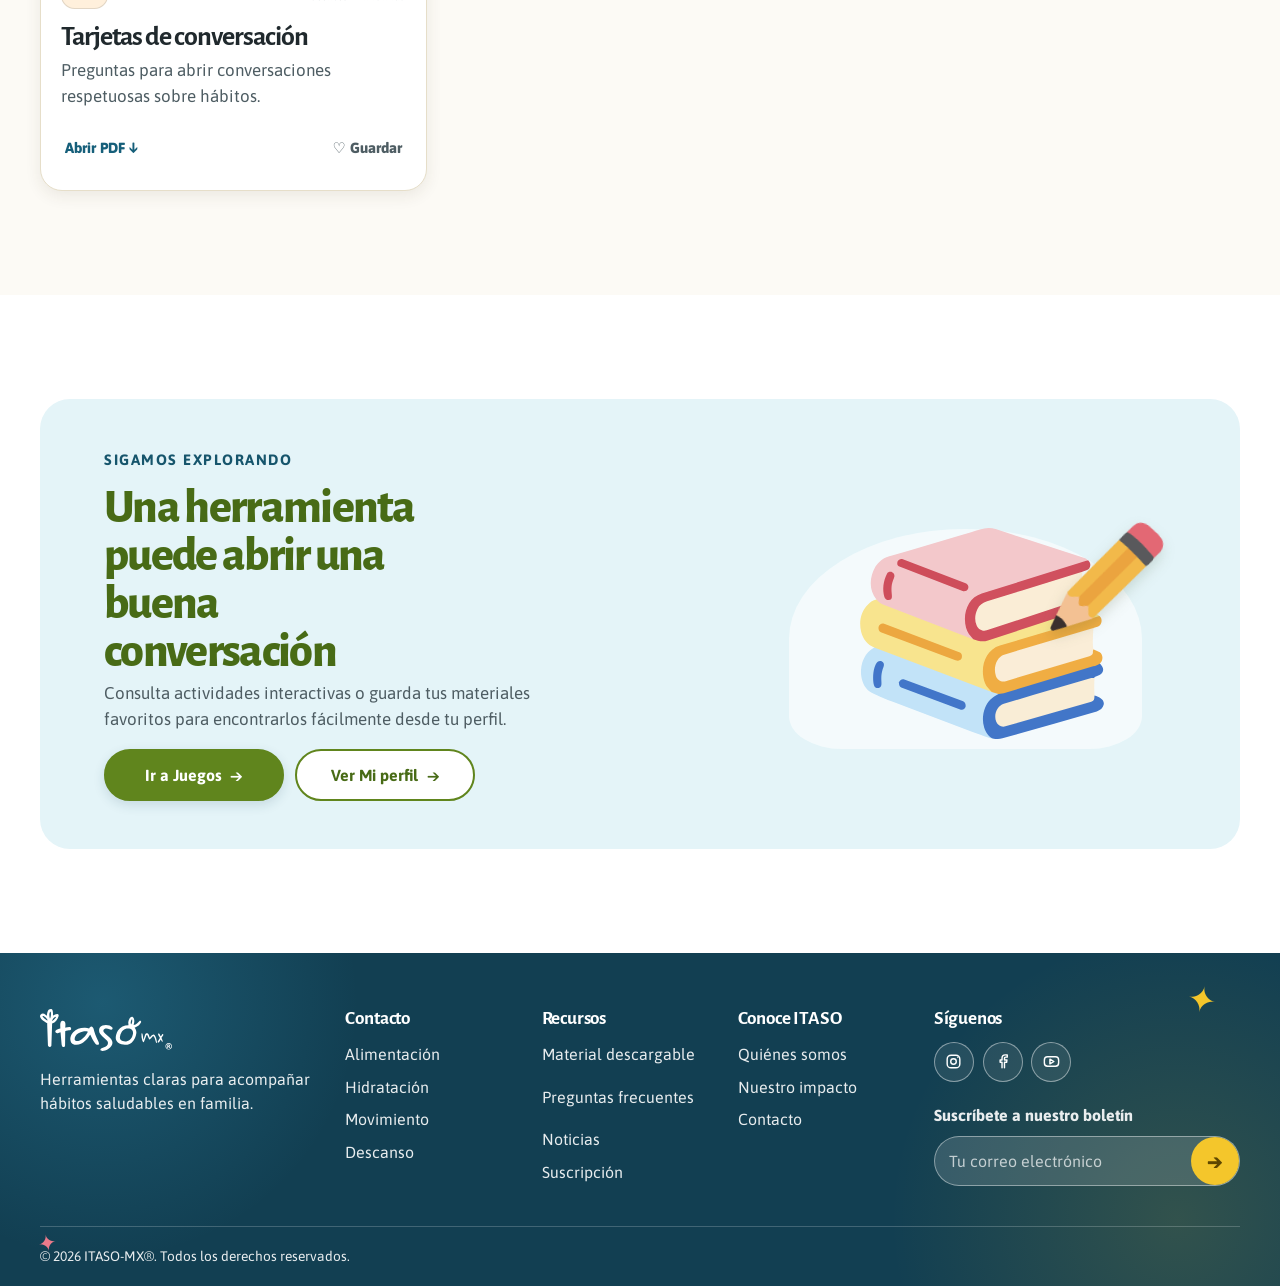
<file: recursos.html>
<!doctype html>
<html lang="es-MX">
<head>
  <meta charset="utf-8">
  <meta name="viewport" content="width=device-width, initial-scale=1">
  <meta name="theme-color" content="#fcfaf5">
  <meta name="description" content="Biblioteca práctica de guías, actividades, interactivos y materiales de ITASO-MX para familias y docentes.">
  <title>Recursos | ITASO-MX</title>
  <link rel="icon" type="image/svg+xml" href="data:image/svg+xml,%3Csvg xmlns='http://www.w3.org/2000/svg' viewBox='0 0 64 64'%3E%3Crect width='64' height='64' rx='18' fill='%23075c36'/%3E%3Cpath d='M18 25h28v23H18z' fill='%236ec5f8'/%3E%3Cpath d='M25 25v-4a7 7 0 0114 0v4' fill='none' stroke='%23ffd640' stroke-width='5' stroke-linecap='round'/%3E%3Ccircle cx='27' cy='36' r='4' fill='%23eb7a8a'/%3E%3C/svg%3E">
  <link rel="stylesheet" href="styles.css?v=20261009-13">
</head>
<body class="resources-page" data-page="recursos">
  <a class="skip-link" href="#main-content">Saltar al contenido</a>

  <header class="site-header" data-site-header></header>

  <main id="main-content" tabindex="-1">
    <section class="resources-hero" aria-labelledby="resources-title">
      <div class="site-container resources-hero-grid">
        <div class="resources-hero-copy">
          <span class="section-kicker">RECURSOS</span>
          <h1 id="resources-title">Recursos para <span>la vida real</span></h1>
          <p>Guías, actividades, herramientas y materiales prácticos para acompañarte en casa, en la escuela y en situaciones cotidianas.</p>
          <a class="button button-primary editorial-cta" href="#que-necesitas">Explorar recursos <span aria-hidden="true">↓</span></a>
        </div>

        <div class="resources-hero-art" role="img" aria-label="Especialista ITASO junto a una guía y una actividad ilustradas">
          <span class="resources-hero-blob" aria-hidden="true"></span>
          <span class="resources-hero-sun" aria-hidden="true"></span>
          <span class="resources-hero-star" aria-hidden="true">✦</span>
          <div class="resources-paper paper-one" aria-hidden="true"><b>GUÍA</b><span></span><span></span><span></span></div>
          <div class="resources-paper paper-two" aria-hidden="true"><b>ACTIVIDAD</b><span></span><span></span></div>
          <img class="resources-hero-specialist" src="assets/characters/especialista.svg" alt="">
        </div>
      </div>
      <div class="hero-wave" aria-hidden="true"></div>
    </section>

    <section class="editorial-section resources-needs-section" id="que-necesitas" aria-labelledby="needs-title">
      <div class="site-container">
        <div class="resources-section-intro">
          <span class="section-kicker">ENCUENTRA TU PUNTO DE PARTIDA</span>
          <h2 class="section-title" id="needs-title">¿Qué necesitas hoy?</h2>
          <p>Encuentra materiales según quién los utilizará o el tipo de apoyo que necesitas.</p>
        </div>
        <nav class="resources-needs-grid" aria-label="Filtrar la biblioteca de recursos">
          <a class="resources-need-card need-caregivers" href="#biblioteca" data-resource-shortcut="caregiver">
            <span class="resources-need-icon" aria-hidden="true">♡</span>
            <small>PARA LA VIDA COTIDIANA</small>
            <strong>Personas cuidadoras</strong>
            <p>Herramientas para aplicar dentro de la rutina familiar.</p>
            <b>Explorar <span aria-hidden="true">↓</span></b>
          </a>
          <a class="resources-need-card need-teachers" href="#biblioteca" data-resource-shortcut="teacher">
            <span class="resources-need-icon" aria-hidden="true">✎</span>
            <small>PARA EL AULA</small>
            <strong>Docentes</strong>
            <p>Materiales para explicar y reforzar en el aula.</p>
            <b>Explorar <span aria-hidden="true">↓</span></b>
          </a>
          <a class="resources-need-card need-family" href="#biblioteca" data-resource-shortcut="family">
            <span class="resources-need-icon" aria-hidden="true">✦</span>
            <small>PARA COMPARTIR</small>
            <strong>Aprender juntos</strong>
            <p>Actividades para compartir con niñas y niños.</p>
            <b>Explorar <span aria-hidden="true">↓</span></b>
          </a>
          <a class="resources-need-card need-downloads" href="#biblioteca" data-resource-format-shortcut="pdf">
            <span class="resources-need-icon" aria-hidden="true">↓</span>
            <small>PARA GUARDAR</small>
            <strong>Descargables</strong>
            <p>Guías y materiales para consultar o imprimir.</p>
            <b>Explorar <span aria-hidden="true">↓</span></b>
          </a>
        </nav>
      </div>
    </section>

    <section class="editorial-section featured-resource-section" aria-labelledby="featured-resource-title">
      <div class="site-container">
        <article class="featured-resource-card">
          <div class="featured-resource-art" aria-hidden="true">
            <span class="featured-resource-blob"></span>
            <img class="featured-resource-box" src="assets/lunchboxes/amarilla.svg" alt="">
            <img class="featured-resource-carrot" src="assets/foods/zanahoria.svg" alt="">
            <img class="featured-resource-grapes" src="assets/foods/uvas.svg" alt="">
          </div>
          <div class="featured-resource-copy">
            <span class="resource-type-badge type-interactive">INTERACTIVO DISPONIBLE</span>
            <h2 id="featured-resource-title">¿Qué le mando de lunch?</h2>
            <p>Arma opciones con el tiempo y los alimentos que tienes disponibles, sin salir de ITASO.</p>
            <p class="resource-prototype-note"><span aria-hidden="true">✓</span> Disponible ahora</p>
            <a class="button button-primary" href="que-le-mando-de-lunch.html">Abrir interactivo <span aria-hidden="true">→</span></a>
          </div>
        </article>
      </div>
    </section>

    <section class="editorial-section resource-library-section" id="biblioteca" aria-labelledby="library-title">
      <span class="resources-anchor-target" id="descargables" aria-hidden="true"></span>
      <span class="resources-anchor-target" id="porciones" aria-hidden="true"></span>
      <div class="site-container">
        <div class="resources-section-intro library-intro">
          <span class="section-kicker">TODO EN UN SOLO LUGAR</span>
          <h2 class="section-title" id="library-title">Recursos esenciales</h2>
          <p>Busca por palabra o elige un filtro. Los materiales que todavía están en preparación aparecen claramente identificados como prototipos.</p>
        </div>

        <form class="resource-filter-panel" data-resource-filter-form role="search">
          <div class="resource-search-field">
            <label for="resource-search">Buscar recursos</label>
            <div>
              <span aria-hidden="true">⌕</span>
              <input id="resource-search" data-resource-search type="search" placeholder="¿Qué necesitas encontrar?" autocomplete="off">
              <button type="button" data-clear-resource-search hidden aria-label="Limpiar búsqueda">×</button>
            </div>
          </div>
          <div class="resource-filter-selects">
            <label for="resource-audience">Público
              <select id="resource-audience" data-resource-audience>
                <option value="all">Todos</option>
                <option value="caregiver">Cuidadores</option>
                <option value="teacher">Docentes</option>
                <option value="family">En familia</option>
              </select>
            </label>
            <label for="resource-type">Formato
              <select id="resource-type" data-resource-type>
                <option value="all">Todos</option>
                <option value="guide">Guía</option>
                <option value="activity">Actividad</option>
                <option value="interactive">Interactivo</option>
                <option value="pdf">PDF</option>
                <option value="planner">Planeador</option>
              </select>
            </label>
          </div>
          <fieldset class="resource-topic-filter">
            <legend>Tema</legend>
            <div class="resource-filter-scroll">
              <button type="button" data-resource-topic="all" aria-pressed="true">Todos</button>
              <button type="button" data-resource-topic="alimentacion" aria-pressed="false">Alimentación</button>
              <button type="button" data-resource-topic="lunch" aria-pressed="false">Lunch</button>
              <button type="button" data-resource-topic="porciones" aria-pressed="false">Porciones</button>
              <button type="button" data-resource-topic="hidratacion" aria-pressed="false">Hidratación</button>
              <button type="button" data-resource-topic="movimiento" aria-pressed="false">Movimiento</button>
              <button type="button" data-resource-topic="descanso" aria-pressed="false">Descanso</button>
              <button type="button" data-resource-topic="habitos" aria-pressed="false">Hábitos</button>
            </div>
          </fieldset>
        </form>

        <div class="resource-library-heading">
          <h3>Resultados</h3>
          <p data-resource-results-status role="status" aria-live="polite"></p>
        </div>
        <div class="resource-library-grid" data-resource-results></div>
        <div class="resource-empty-state" data-resource-empty hidden>
          <span aria-hidden="true">⌕</span>
          <h3>No encontramos recursos con esos filtros</h3>
          <p>Prueba con otro tema o vuelve a consultar todos los recursos.</p>
          <button class="button button-primary" type="button" data-reset-resource-filters>Ver todos</button>
        </div>
      </div>
    </section>

    <section class="editorial-section resources-final-cta" aria-labelledby="resources-cta-title">
      <div class="site-container resources-final-panel">
        <div>
          <span class="section-kicker">SIGAMOS EXPLORANDO</span>
          <h2 id="resources-cta-title">Una herramienta puede abrir una buena conversación</h2>
          <p>Consulta actividades interactivas o guarda tus materiales favoritos para encontrarlos fácilmente desde tu perfil.</p>
          <div class="resources-final-actions">
            <a class="button button-primary" href="juegos.html">Ir a Juegos <span aria-hidden="true">→</span></a>
            <a class="button button-secondary" href="perfil.html">Ver Mi perfil <span aria-hidden="true">→</span></a>
          </div>
        </div>
        <div class="resources-final-art" aria-hidden="true">
          <span></span>
          <img class="resources-final-books" src="assets/libros y más/pila libros.svg" alt="">
          <img class="resources-final-pencil" src="assets/libros y más/lapiz amarillo.svg" alt="">
        </div>
      </div>
    </section>
  </main>

  <footer class="site-footer" data-site-footer></footer>

  <dialog class="search-dialog" id="search-dialog" aria-labelledby="search-title">
    <form method="dialog">
      <button class="dialog-close" value="close" aria-label="Cerrar búsqueda">×</button>
      <span class="eyebrow eyebrow-blue">BUSCAR EN ITASO</span>
      <h2 id="search-title">¿Qué quieres explorar?</h2>
      <label for="site-search">Buscar recursos, juegos o noticias</label>
      <div class="search-row">
        <input id="site-search" type="search" placeholder="Escribe una palabra">
        <button class="button button-primary" value="search">Buscar</button>
      </div>
    </form>
  </dialog>

  <dialog class="auth-dialog resource-save-dialog" id="resource-save-dialog" aria-labelledby="resource-save-title">
    <div class="auth-dialog-card">
      <button class="dialog-close" type="button" data-dialog-close aria-label="Cerrar mensaje">×</button>
      <span class="resource-dialog-symbol" aria-hidden="true">♡</span>
      <h2 id="resource-save-title">Guarda este recurso para después</h2>
      <p>Inicia sesión para encontrarlo fácilmente desde tu perfil.</p>
      <div class="resource-dialog-actions">
        <a class="button button-primary" href="iniciar-sesion.html?returnTo=recursos.html">Iniciar sesión</a>
        <button class="button button-secondary" type="button" data-dialog-close>Seguir explorando</button>
      </div>
    </div>
  </dialog>

  <dialog class="auth-dialog resource-preview-dialog" id="resource-preview-dialog" aria-labelledby="resource-preview-title">
    <div class="auth-dialog-card resource-preview-card">
      <button class="dialog-close" type="button" data-dialog-close aria-label="Cerrar vista de recurso">×</button>
      <div data-resource-preview-content></div>
      <button class="button button-secondary" type="button" data-dialog-close>Seguir explorando</button>
    </div>
  </dialog>

  <div class="toast" id="toast" role="status" aria-live="polite" aria-atomic="true"></div>

  <script src="script.js?v=20261009-16"></script>
  <script src="https://mcp.figma.com/mcp/html-to-design/capture.js" async></script>
</body>
</html>
</file>
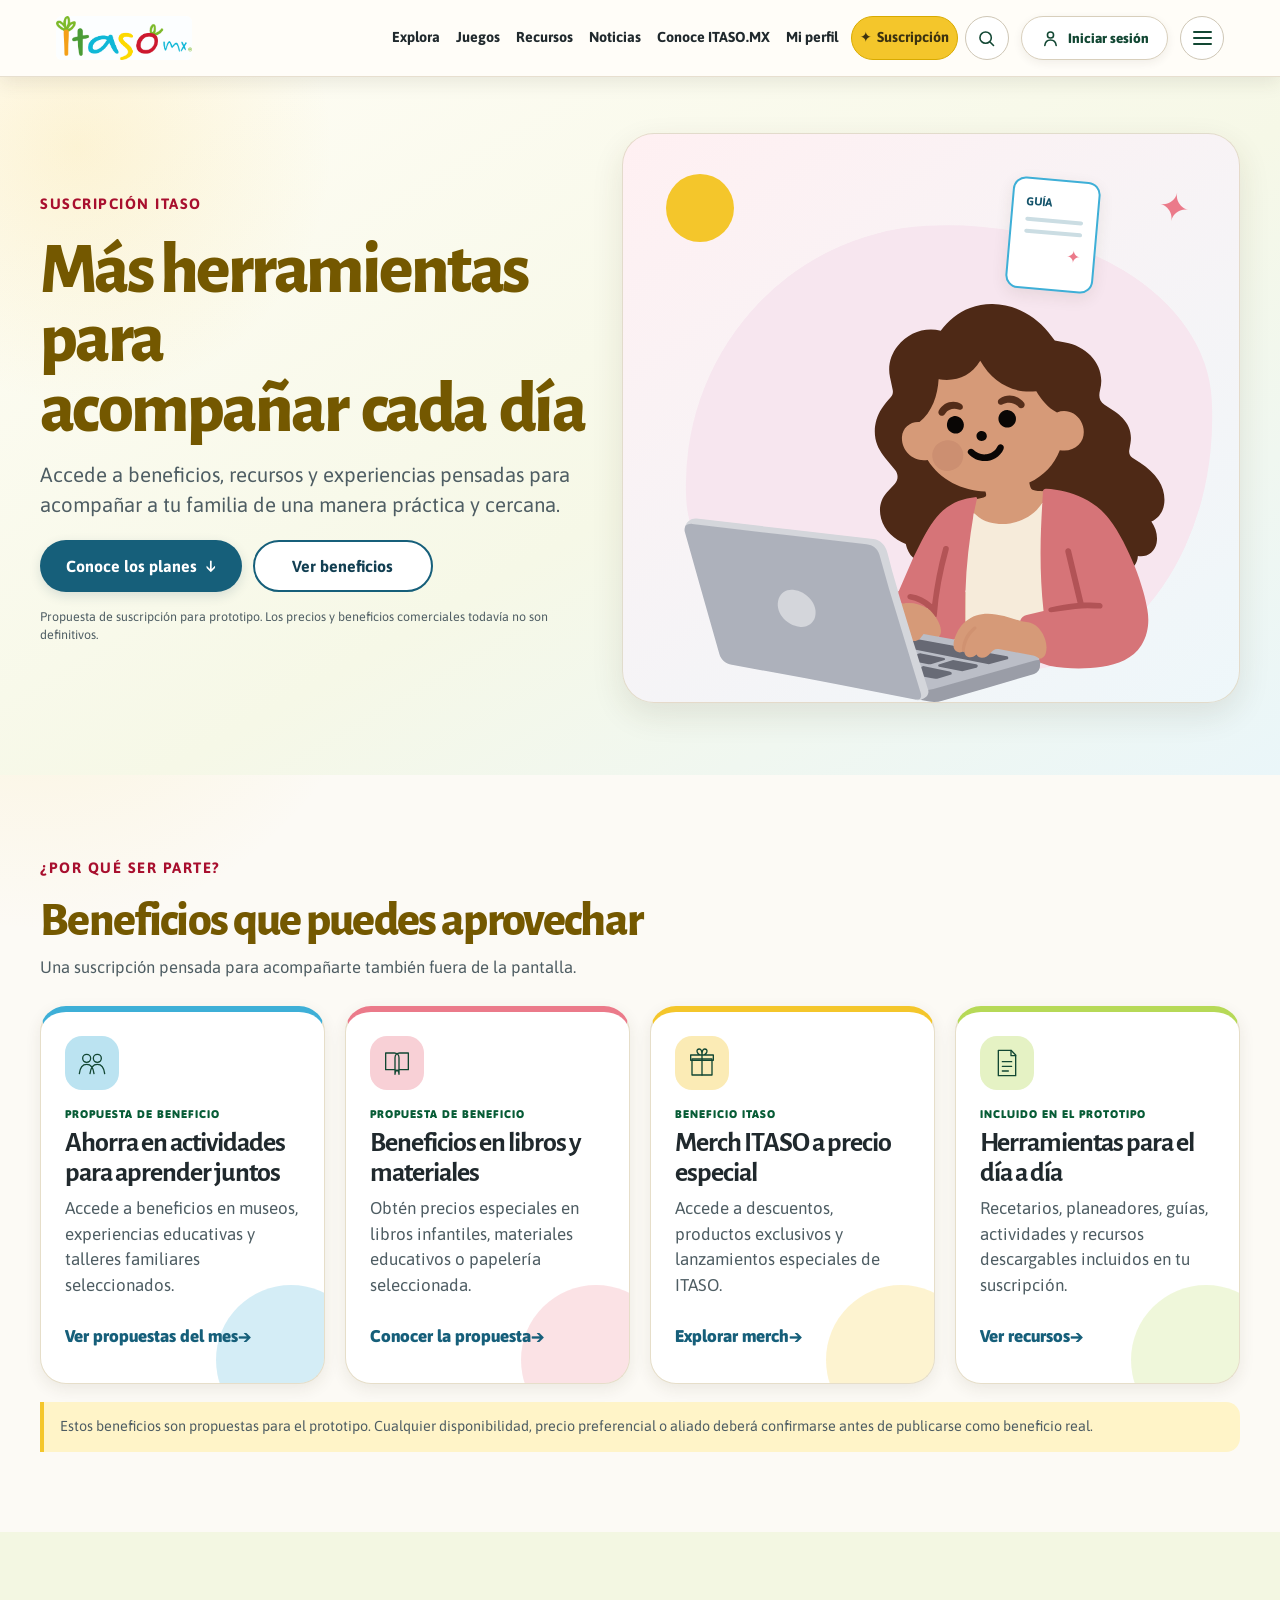
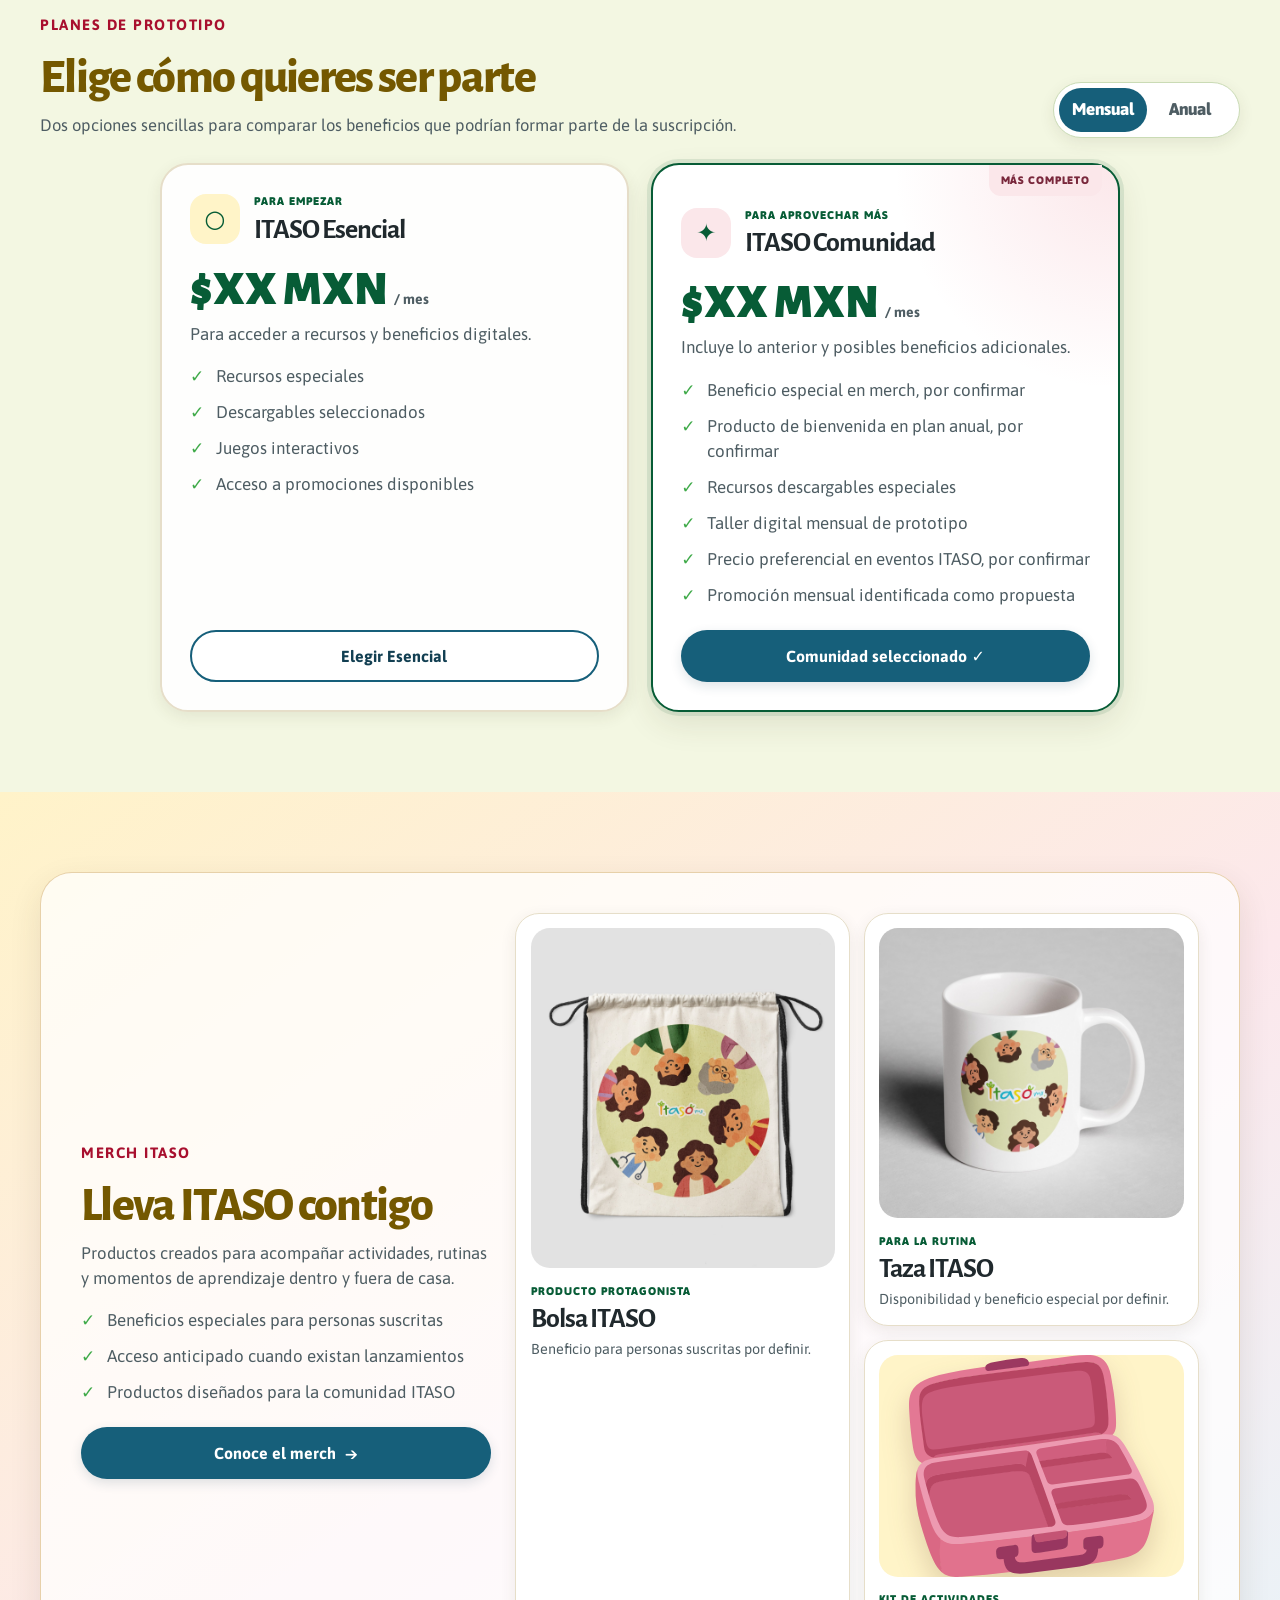
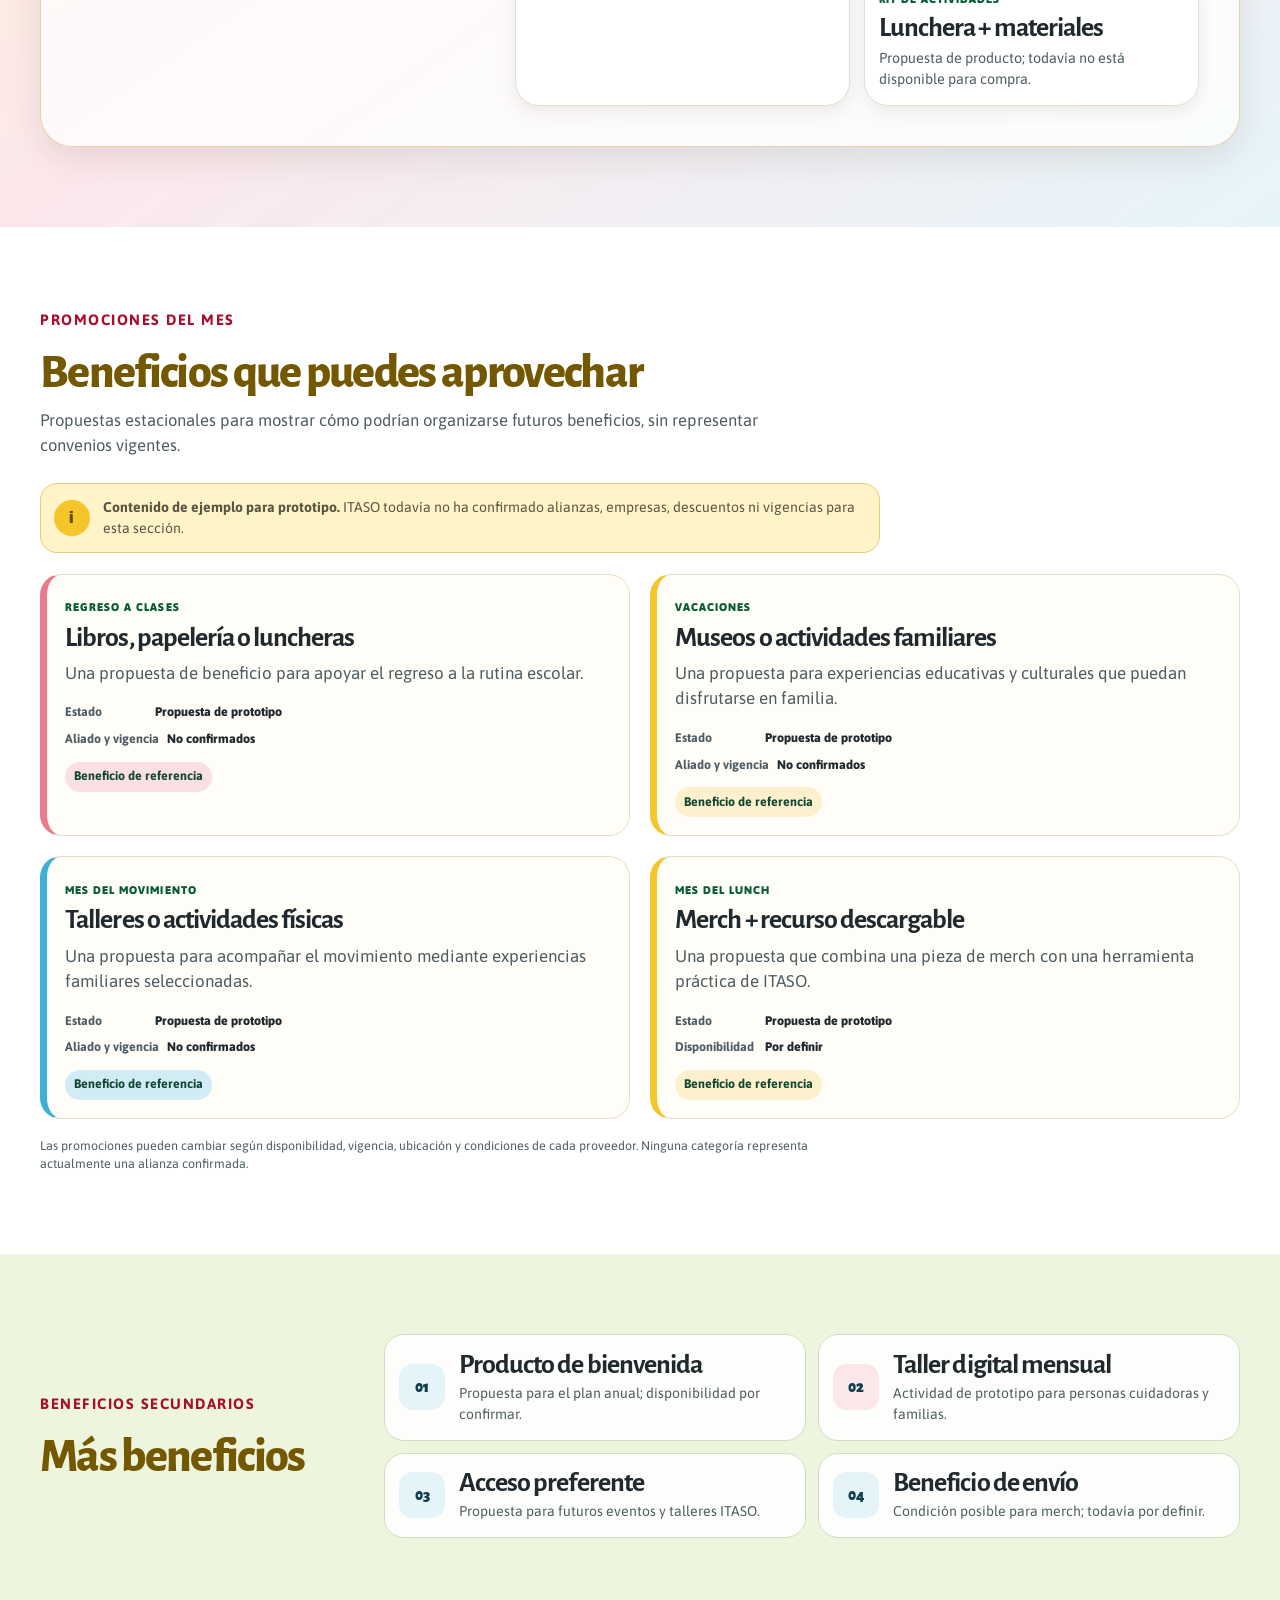
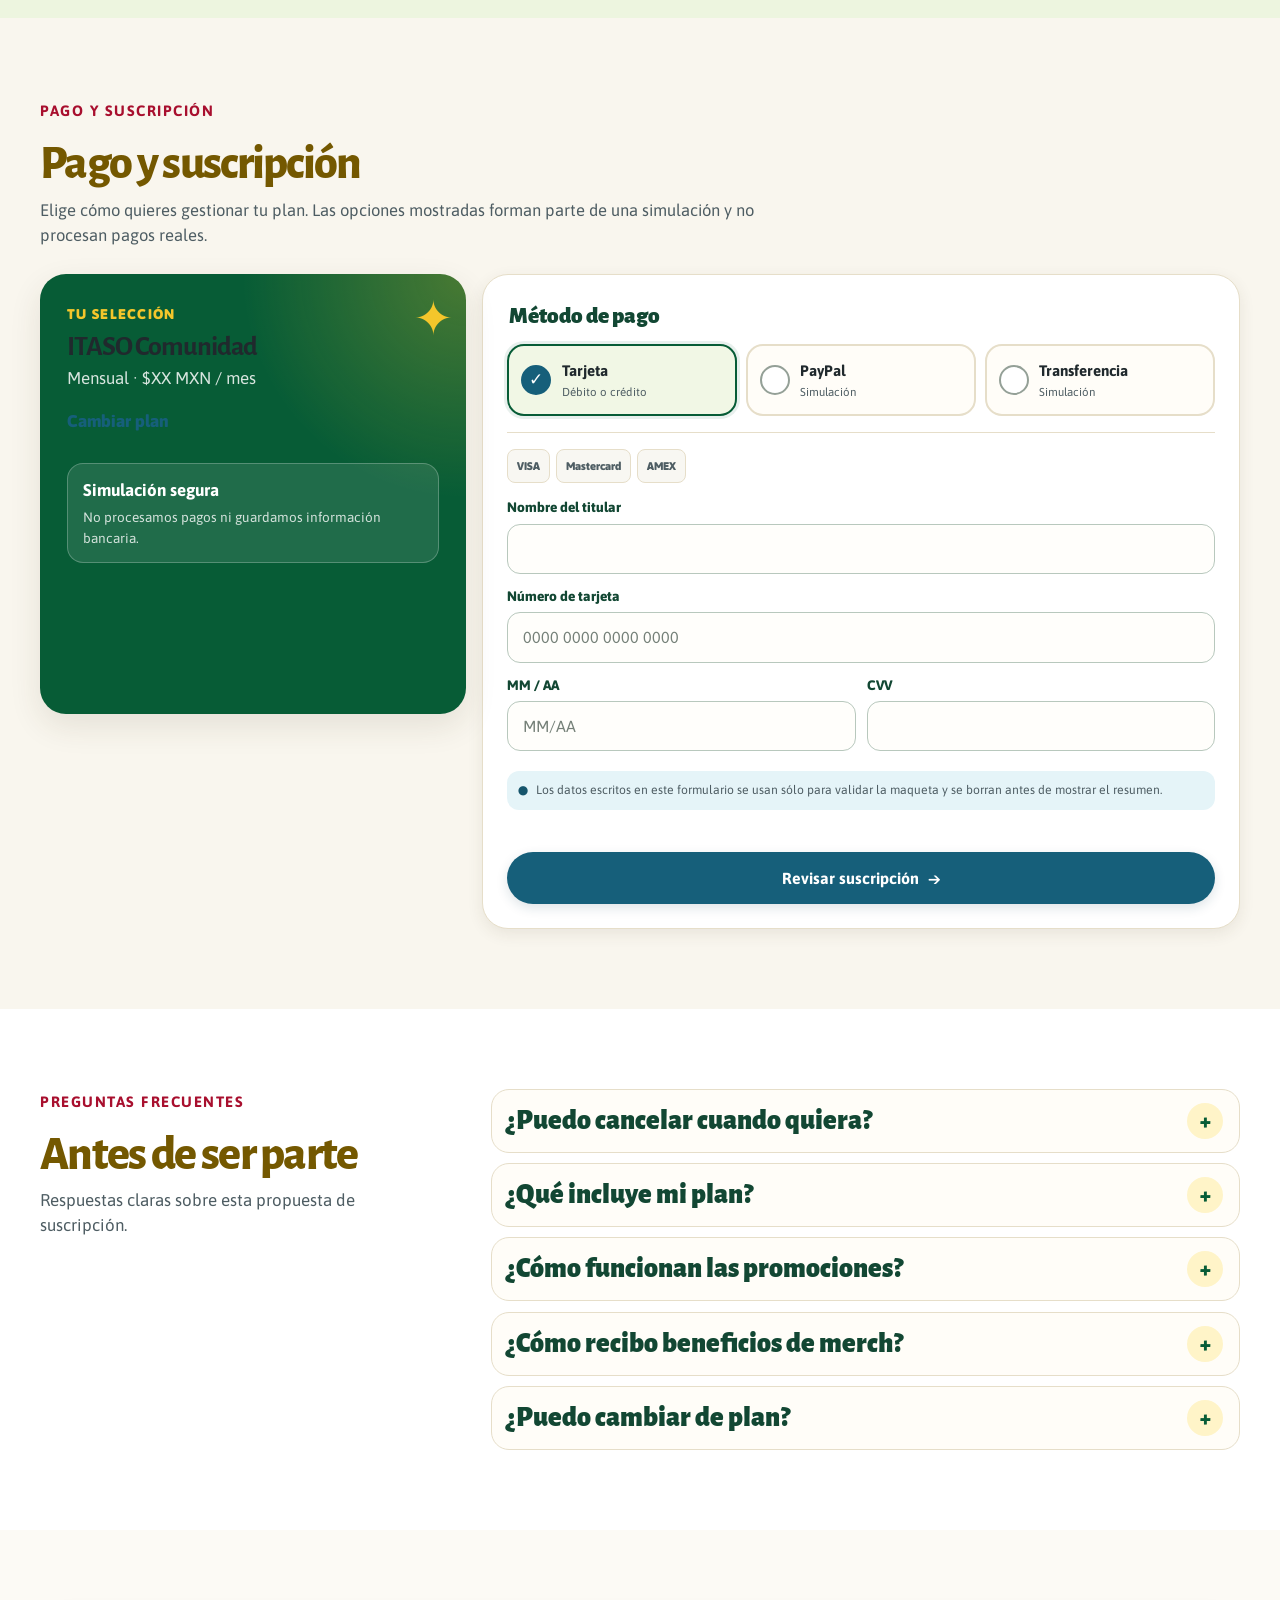
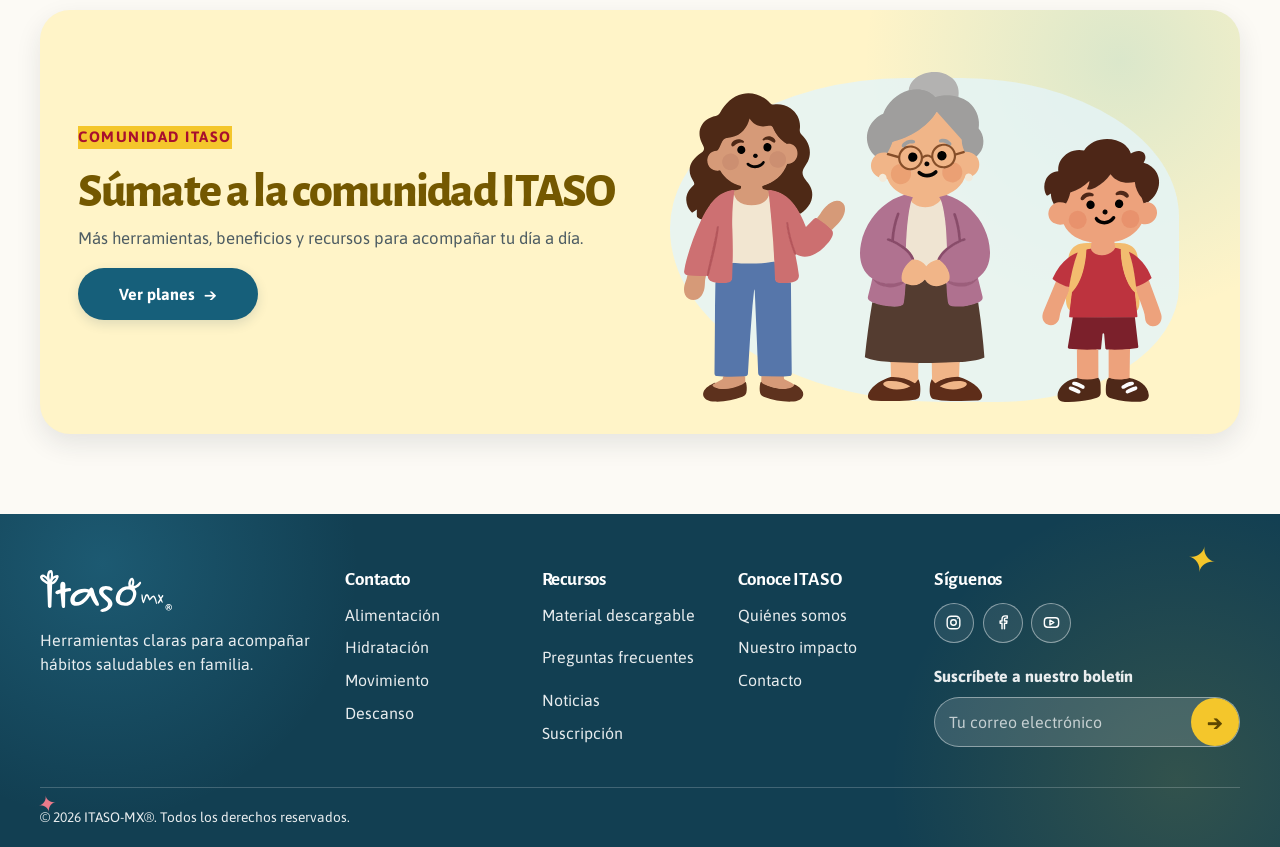
<file: suscripcion.html>
<!doctype html>
<html lang="es-MX">
<head>
  <meta charset="utf-8">
  <meta name="viewport" content="width=device-width, initial-scale=1">
  <meta name="theme-color" content="#fcfaf5">
  <meta name="description" content="Suscripción ITASO-MX: recursos, beneficios y experiencias de prototipo para acompañar a personas cuidadoras y familias.">
  <title>Suscripción | ITASO-MX</title>
  <link rel="icon" type="image/svg+xml" href="data:image/svg+xml,%3Csvg xmlns='http://www.w3.org/2000/svg' viewBox='0 0 64 64'%3E%3Crect width='64' height='64' rx='18' fill='%23075c36'/%3E%3Cpath d='M32 13l5 11 12 1-9 8 3 12-11-6-11 6 3-12-9-8 12-1z' fill='%23f4c62b'/%3E%3C/svg%3E">
  <link rel="stylesheet" href="styles.css?v=20261009-13">
</head>
<body class="subscription-page" data-page="subscription">
  <a class="skip-link" href="#main-content">Saltar al contenido</a>

  <header class="site-header" data-site-header></header>

  <main id="main-content" tabindex="-1">
    <section class="subscription-hero" aria-labelledby="subscription-title">
      <div class="site-container subscription-hero-grid">
        <div class="subscription-hero-copy">
          <span class="section-kicker">SUSCRIPCIÓN ITASO</span>
          <h1 id="subscription-title">Más herramientas para <span>acompañar cada día</span></h1>
          <p>Accede a beneficios, recursos y experiencias pensadas para acompañar a tu familia de una manera práctica y cercana.</p>
          <div class="subscription-hero-actions">
            <a class="button button-primary" href="#planes">Conoce los planes <span aria-hidden="true">↓</span></a>
            <a class="button button-secondary" href="#beneficios">Ver beneficios</a>
          </div>
          <small>Propuesta de suscripción para prototipo. Los precios y beneficios comerciales todavía no son definitivos.</small>
        </div>

        <div class="subscription-hero-art" role="img" aria-label="Persona cuidadora utilizando una computadora junto a recursos ITASO">
          <span class="subscription-hero-blob" aria-hidden="true"></span>
          <span class="subscription-hero-sun" aria-hidden="true"></span>
          <span class="subscription-hero-star" aria-hidden="true">✦</span>
          <img class="subscription-hero-caregiver subscription-hero-computer" src="assets/characters/mama compu.svg" alt="">
          <div class="subscription-guide-card" aria-hidden="true"><b>GUÍA</b><span></span><span></span><i>✦</i></div>
        </div>
      </div>
    </section>

    <section class="editorial-section subscription-benefits" id="beneficios" aria-labelledby="benefits-title">
      <div class="site-container">
        <div class="subscription-section-heading">
          <span class="section-kicker">¿POR QUÉ SER PARTE?</span>
          <h2 class="section-title" id="benefits-title">Beneficios que puedes aprovechar</h2>
          <p>Una suscripción pensada para acompañarte también fuera de la pantalla.</p>
        </div>

        <div class="subscription-benefit-grid">
          <article class="subscription-benefit-card benefit-activities">
            <span class="subscription-benefit-icon" aria-hidden="true"><svg viewBox="0 0 48 48"><circle cx="16" cy="17" r="6"></circle><circle cx="32" cy="17" r="6"></circle><path d="M5 40c1-9 5-14 11-14s10 5 11 14M21 40c1-9 5-14 11-14s10 5 11 14"></path></svg></span>
            <small>PROPUESTA DE BENEFICIO</small>
            <h3>Ahorra en actividades para aprender juntos</h3>
            <p>Accede a beneficios en museos, experiencias educativas y talleres familiares seleccionados.</p>
            <a href="#promociones">Ver propuestas del mes <span aria-hidden="true">→</span></a>
          </article>
          <article class="subscription-benefit-card benefit-books">
            <span class="subscription-benefit-icon" aria-hidden="true"><svg viewBox="0 0 48 48"><path d="M7 9h13c4 0 7 3 7 7v25c0-4-3-7-7-7H7V9ZM41 9H28c-4 0-7 3-7 7v25c0-4 3-7 7-7h13V9Z"></path></svg></span>
            <small>PROPUESTA DE BENEFICIO</small>
            <h3>Beneficios en libros y materiales</h3>
            <p>Obtén precios especiales en libros infantiles, materiales educativos o papelería seleccionada.</p>
            <a href="#promociones">Conocer la propuesta <span aria-hidden="true">→</span></a>
          </article>
          <article class="subscription-benefit-card benefit-merch">
            <span class="subscription-benefit-icon" aria-hidden="true"><svg viewBox="0 0 48 48"><path d="M9 18h30v24H9V18Z"></path><path d="M7 12h34v8H7v-8ZM24 12v30M24 12c-8 0-10-9-4-9 4 0 4 9 4 9Zm0 0c8 0 10-9 4-9-4 0-4 9-4 9Z"></path></svg></span>
            <small>BENEFICIO ITASO</small>
            <h3>Merch ITASO a precio especial</h3>
            <p>Accede a descuentos, productos exclusivos y lanzamientos especiales de ITASO.</p>
            <a href="#merch">Explorar merch <span aria-hidden="true">→</span></a>
          </article>
          <article class="subscription-benefit-card benefit-resources">
            <span class="subscription-benefit-icon" aria-hidden="true"><svg viewBox="0 0 48 48"><path d="M11 5h19l7 7v31H11V5Z"></path><path d="M30 5v8h7M17 22h14M17 29h14M17 36h9"></path></svg></span>
            <small>INCLUIDO EN EL PROTOTIPO</small>
            <h3>Herramientas para el día a día</h3>
            <p>Recetarios, planeadores, guías, actividades y recursos descargables incluidos en tu suscripción.</p>
            <a href="recursos.html">Ver recursos <span aria-hidden="true">→</span></a>
          </article>
        </div>
        <p class="subscription-prototype-note">Estos beneficios son propuestas para el prototipo. Cualquier disponibilidad, precio preferencial o aliado deberá confirmarse antes de publicarse como beneficio real.</p>
      </div>
    </section>

    <section class="editorial-section subscription-plans" id="planes" aria-labelledby="plans-title">
      <div class="site-container">
        <div class="subscription-section-heading plans-heading">
          <div>
            <span class="section-kicker">PLANES DE PROTOTIPO</span>
            <h2 class="section-title" id="plans-title">Elige cómo quieres ser parte</h2>
            <p>Dos opciones sencillas para comparar los beneficios que podrían formar parte de la suscripción.</p>
          </div>
          <div class="billing-switch" role="group" aria-label="Periodicidad">
            <button type="button" data-billing="monthly" aria-pressed="true">Mensual</button>
            <button type="button" data-billing="annual" aria-pressed="false">Anual</button>
          </div>
        </div>

        <p class="annual-benefit-note" data-annual-note hidden>El plan anual puede ofrecer un beneficio adicional cuando ITASO defina sus tarifas.</p>

        <div class="subscription-plan-grid">
          <article class="subscription-plan-card" data-plan-card="essential">
            <div class="subscription-plan-top">
              <span class="subscription-plan-symbol" aria-hidden="true">○</span>
              <div>
                <small>PARA EMPEZAR</small>
                <h3>ITASO Esencial</h3>
              </div>
            </div>
            <!-- Precio de prototipo. Sustituir cuando ITASO defina el costo. -->
            <p class="subscription-plan-price" data-plan-price="essential">$XX MXN <span>/ mes</span></p>
            <p>Para acceder a recursos y beneficios digitales.</p>
            <ul>
              <li>Recursos especiales</li>
              <li>Descargables seleccionados</li>
              <li>Juegos interactivos</li>
              <li>Acceso a promociones disponibles</li>
            </ul>
            <button class="button button-secondary" type="button" data-select-plan="essential" aria-pressed="false">Elegir Esencial</button>
          </article>

          <article class="subscription-plan-card is-recommended is-selected" data-plan-card="community">
            <span class="recommended-label">MÁS COMPLETO</span>
            <div class="subscription-plan-top">
              <span class="subscription-plan-symbol" aria-hidden="true">✦</span>
              <div>
                <small>PARA APROVECHAR MÁS</small>
                <h3>ITASO Comunidad</h3>
              </div>
            </div>
            <!-- Precio de prototipo. Sustituir cuando ITASO defina el costo. -->
            <p class="subscription-plan-price" data-plan-price="community">$XX MXN <span>/ mes</span></p>
            <p>Incluye lo anterior y posibles beneficios adicionales.</p>
            <ul>
              <li>Beneficio especial en merch, por confirmar</li>
              <li>Producto de bienvenida en plan anual, por confirmar</li>
              <li>Recursos descargables especiales</li>
              <li>Taller digital mensual de prototipo</li>
              <li>Precio preferencial en eventos ITASO, por confirmar</li>
              <li>Promoción mensual identificada como propuesta</li>
            </ul>
            <button class="button button-primary" type="button" data-select-plan="community" aria-pressed="true">Elegir Comunidad</button>
          </article>
        </div>
      </div>
    </section>

    <section class="editorial-section subscription-merch" id="merch" aria-labelledby="merch-title">
      <div class="site-container subscription-merch-panel">
        <div class="subscription-merch-copy">
          <span class="section-kicker">MERCH ITASO</span>
          <h2 id="merch-title">Lleva ITASO contigo</h2>
          <p>Productos creados para acompañar actividades, rutinas y momentos de aprendizaje dentro y fuera de casa.</p>
          <ul>
            <li>Beneficios especiales para personas suscritas</li>
            <li>Acceso anticipado cuando existan lanzamientos</li>
            <li>Productos diseñados para la comunidad ITASO</li>
          </ul>
          <button class="button button-primary" type="button" data-open-merch>Conoce el merch <span aria-hidden="true">→</span></button>
        </div>

        <div class="subscription-merch-gallery" aria-label="Productos de merch de prototipo">
          <div class="subscription-merch-track" data-merch-track>
            <article class="merch-product-card merch-product-featured is-current" data-merch-product="0">
              <div class="merch-product-art merch-art-tote">
                <img class="merch-product-photo" src="assets/merchandising/bolsa.jpeg" alt="Bolsa de tela ITASO con ilustraciones de la comunidad">
              </div>
              <small>PRODUCTO PROTAGONISTA</small>
              <h3>Bolsa ITASO</h3>
              <p>Beneficio para personas suscritas por definir.</p>
            </article>
            <article class="merch-product-card" data-merch-product="1">
              <div class="merch-product-art merch-art-bottle">
                <img class="merch-product-photo" src="assets/merchandising/taza.jpeg" alt="Taza blanca con ilustraciones y logotipo de ITASO">
              </div>
              <small>PARA LA RUTINA</small>
              <h3>Taza ITASO</h3>
              <p>Disponibilidad y beneficio especial por definir.</p>
            </article>
            <article class="merch-product-card" data-merch-product="2">
              <div class="merch-product-art merch-art-kit">
                <img src="assets/lunchboxes/rosa.svg" alt="Lunchera rosa ITASO ilustrada">
              </div>
              <small>KIT DE ACTIVIDADES</small>
              <h3>Lunchera + materiales</h3>
              <p>Propuesta de producto; todavía no está disponible para compra.</p>
            </article>
          </div>
          <div class="merch-carousel-controls">
            <button type="button" data-merch-prev aria-label="Producto anterior">←</button>
            <div data-merch-dots aria-label="Seleccionar producto"></div>
            <button type="button" data-merch-next aria-label="Producto siguiente">→</button>
          </div>
        </div>
      </div>
    </section>

    <section class="editorial-section subscription-promotions" id="promociones" aria-labelledby="promotions-title">
      <div class="site-container">
        <div class="subscription-section-heading">
          <span class="section-kicker">PROMOCIONES DEL MES</span>
          <h2 class="section-title" id="promotions-title">Beneficios que puedes aprovechar</h2>
          <p>Propuestas estacionales para mostrar cómo podrían organizarse futuros beneficios, sin representar convenios vigentes.</p>
        </div>

        <div class="promotion-prototype-notice">
          <span aria-hidden="true">i</span>
          <p><strong>Contenido de ejemplo para prototipo.</strong> ITASO todavía no ha confirmado alianzas, empresas, descuentos ni vigencias para esta sección.</p>
        </div>

        <div class="subscription-promotion-grid" data-promotion-grid>
          <article class="subscription-promotion-card promo-books">
            <span>REGRESO A CLASES</span>
            <h3>Libros, papelería o luncheras</h3>
            <p>Una propuesta de beneficio para apoyar el regreso a la rutina escolar.</p>
            <dl><div><dt>Estado</dt><dd>Propuesta de prototipo</dd></div><div><dt>Aliado y vigencia</dt><dd>No confirmados</dd></div></dl>
            <strong>Beneficio de referencia</strong>
          </article>
          <article class="subscription-promotion-card promo-culture">
            <span>VACACIONES</span>
            <h3>Museos o actividades familiares</h3>
            <p>Una propuesta para experiencias educativas y culturales que puedan disfrutarse en familia.</p>
            <dl><div><dt>Estado</dt><dd>Propuesta de prototipo</dd></div><div><dt>Aliado y vigencia</dt><dd>No confirmados</dd></div></dl>
            <strong>Beneficio de referencia</strong>
          </article>
          <article class="subscription-promotion-card promo-movement">
            <span>MES DEL MOVIMIENTO</span>
            <h3>Talleres o actividades físicas</h3>
            <p>Una propuesta para acompañar el movimiento mediante experiencias familiares seleccionadas.</p>
            <dl><div><dt>Estado</dt><dd>Propuesta de prototipo</dd></div><div><dt>Aliado y vigencia</dt><dd>No confirmados</dd></div></dl>
            <strong>Beneficio de referencia</strong>
          </article>
          <article class="subscription-promotion-card promo-food">
            <span>MES DEL LUNCH</span>
            <h3>Merch + recurso descargable</h3>
            <p>Una propuesta que combina una pieza de merch con una herramienta práctica de ITASO.</p>
            <dl><div><dt>Estado</dt><dd>Propuesta de prototipo</dd></div><div><dt>Disponibilidad</dt><dd>Por definir</dd></div></dl>
            <strong>Beneficio de referencia</strong>
          </article>
        </div>
        <p class="promotion-disclaimer">Las promociones pueden cambiar según disponibilidad, vigencia, ubicación y condiciones de cada proveedor. Ninguna categoría representa actualmente una alianza confirmada.</p>
      </div>
    </section>

    <section class="editorial-section subscription-additional" aria-labelledby="additional-title">
      <div class="site-container subscription-additional-panel">
        <div>
          <span class="section-kicker">BENEFICIOS SECUNDARIOS</span>
          <h2 id="additional-title">Más beneficios</h2>
        </div>
        <div class="subscription-additional-grid">
          <article><span aria-hidden="true">01</span><div><h3>Producto de bienvenida</h3><p>Propuesta para el plan anual; disponibilidad por confirmar.</p></div></article>
          <article><span aria-hidden="true">02</span><div><h3>Taller digital mensual</h3><p>Actividad de prototipo para personas cuidadoras y familias.</p></div></article>
          <article><span aria-hidden="true">03</span><div><h3>Acceso preferente</h3><p>Propuesta para futuros eventos y talleres ITASO.</p></div></article>
          <article><span aria-hidden="true">04</span><div><h3>Beneficio de envío</h3><p>Condición posible para merch; todavía por definir.</p></div></article>
        </div>
      </div>
    </section>

    <section class="editorial-section subscription-payment" id="pago" aria-labelledby="payment-title">
      <div class="site-container">
        <div class="subscription-section-heading payment-heading">
          <span class="section-kicker">PAGO Y SUSCRIPCIÓN</span>
          <h2 class="section-title" id="payment-title">Pago y suscripción</h2>
          <p>Elige cómo quieres gestionar tu plan. Las opciones mostradas forman parte de una simulación y no procesan pagos reales.</p>
        </div>

        <div class="subscription-payment-grid">
          <aside class="subscription-payment-summary" aria-labelledby="selected-plan-title">
            <span aria-hidden="true">✦</span>
            <small>TU SELECCIÓN</small>
            <h3 id="selected-plan-title" data-selected-plan-name>ITASO Comunidad</h3>
            <p data-selected-plan-billing>Mensual · $XX MXN / mes</p>
            <a href="#planes">Cambiar plan</a>
            <div>
              <strong>Simulación segura</strong>
              <p>No procesamos pagos ni guardamos información bancaria.</p>
            </div>
          </aside>

          <form class="subscription-payment-form" id="subscription-payment-form" novalidate>
            <fieldset class="payment-methods">
              <legend>Método de pago</legend>
              <div class="payment-method-options">
                <label>
                  <input type="radio" name="paymentMethod" value="card" checked>
                  <span class="payment-method-check" aria-hidden="true">✓</span>
                  <strong>Tarjeta</strong>
                  <small>Débito o crédito</small>
                </label>
                <label>
                  <input type="radio" name="paymentMethod" value="paypal">
                  <span class="payment-method-check" aria-hidden="true">✓</span>
                  <strong>PayPal</strong>
                  <small>Simulación</small>
                </label>
                <label>
                  <input type="radio" name="paymentMethod" value="transfer">
                  <span class="payment-method-check" aria-hidden="true">✓</span>
                  <strong>Transferencia</strong>
                  <small>Simulación</small>
                </label>
              </div>
            </fieldset>

            <div class="payment-panel" data-payment-panel="card">
              <div class="accepted-card-labels" aria-label="Tarjetas contempladas en el prototipo"><span>VISA</span><span>Mastercard</span><span>AMEX</span></div>
              <div class="payment-field">
                <label for="card-name">Nombre del titular</label>
                <input class="form-control" id="card-name" name="cardName" type="text" autocomplete="cc-name" required>
              </div>
              <div class="payment-field">
                <label for="card-number">Número de tarjeta</label>
                <input class="form-control" id="card-number" name="cardNumber" type="text" inputmode="numeric" autocomplete="cc-number" maxlength="19" placeholder="0000 0000 0000 0000" pattern="[0-9 ]{15,19}" required>
              </div>
              <div class="payment-field-row">
                <div class="payment-field">
                  <label for="card-expiry">MM / AA</label>
                  <input class="form-control" id="card-expiry" name="cardExpiry" type="text" inputmode="numeric" autocomplete="cc-exp" maxlength="5" placeholder="MM/AA" pattern="[0-9]{2}/[0-9]{2}" required>
                </div>
                <div class="payment-field">
                  <label for="card-cvv">CVV</label>
                  <input class="form-control" id="card-cvv" name="cardCvv" type="password" inputmode="numeric" autocomplete="cc-csc" maxlength="4" pattern="[0-9]{3,4}" required>
                </div>
              </div>
            </div>

            <div class="payment-panel payment-alternative" data-payment-panel="paypal" hidden>
              <span aria-hidden="true">P</span>
              <h3>Continuar con PayPal</h3>
              <p>En una integración futura, esta opción dirigiría al flujo seguro de PayPal. Aquí no se abrirá ningún sitio ni se realizará un cobro.</p>
            </div>

            <div class="payment-panel payment-alternative" data-payment-panel="transfer" hidden>
              <span aria-hidden="true">↔</span>
              <h3>Transferencia</h3>
              <p>Los datos y las instrucciones de transferencia se definirán cuando exista un sistema real de suscripción.</p>
            </div>

            <p class="payment-privacy"><span aria-hidden="true">●</span> Los datos escritos en este formulario se usan sólo para validar la maqueta y se borran antes de mostrar el resumen.</p>
            <p class="payment-form-status" data-payment-status role="status" aria-live="polite"></p>
            <button class="button button-primary" type="submit">Revisar suscripción <span aria-hidden="true">→</span></button>
          </form>
        </div>

        <section class="subscription-review" data-subscription-review aria-labelledby="review-title" hidden>
          <div>
            <span class="section-kicker">ANTES DE CONFIRMAR</span>
            <h3 id="review-title">Revisa tu suscripción</h3>
            <p>Esta confirmación pertenece únicamente a una simulación front-end.</p>
          </div>
          <dl>
            <div><dt>Plan elegido</dt><dd data-review-plan>ITASO Comunidad</dd></div>
            <div><dt>Periodicidad</dt><dd data-review-billing>Mensual</dd></div>
            <div><dt>Precio de prototipo</dt><dd data-review-price>$XX MXN / mes</dd></div>
            <div><dt>Método seleccionado</dt><dd data-review-method>Tarjeta</dd></div>
          </dl>
          <p>Puedes cancelar la suscripción desde tu perfil cuando lo necesites.</p>
          <div class="subscription-review-actions">
            <button class="button button-secondary" type="button" data-edit-payment>Editar selección</button>
            <button class="button button-primary" type="button" data-confirm-subscription>Confirmar suscripción</button>
          </div>
        </section>

        <section class="subscription-success" data-subscription-success aria-labelledby="success-title" hidden>
          <span class="subscription-success-icon" aria-hidden="true">✓</span>
          <div>
            <span class="section-kicker">SIMULACIÓN COMPLETADA</span>
            <h3 id="success-title">¡Bienvenido/a a ITASO!</h3>
            <p>Tu suscripción de prototipo quedó registrada en este navegador. No se realizó ningún cobro.</p>
          </div>
          <a class="button button-primary" href="perfil.html#profile-subscription">Ver Mi suscripción</a>
        </section>
      </div>
    </section>

    <section class="editorial-section subscription-faq" aria-labelledby="faq-title">
      <div class="site-container subscription-faq-grid">
        <div class="subscription-faq-heading">
          <span class="section-kicker">PREGUNTAS FRECUENTES</span>
          <h2 id="faq-title">Antes de ser parte</h2>
          <p>Respuestas claras sobre esta propuesta de suscripción.</p>
        </div>
        <div class="subscription-faq-list">
          <article>
            <h3><button type="button" aria-expanded="false" aria-controls="faq-answer-1" data-faq-toggle>¿Puedo cancelar cuando quiera?<span aria-hidden="true">+</span></button></h3>
            <div id="faq-answer-1" data-faq-answer hidden><p>Sí. La propuesta contempla que puedas cancelar desde tu perfil sin dificultar el proceso.</p></div>
          </article>
          <article>
            <h3><button type="button" aria-expanded="false" aria-controls="faq-answer-2" data-faq-toggle>¿Qué incluye mi plan?<span aria-hidden="true">+</span></button></h3>
            <div id="faq-answer-2" data-faq-answer hidden><p>Los planes muestran categorías de beneficios de prototipo. El contenido y los precios definitivos todavía deben ser aprobados por ITASO.</p></div>
          </article>
          <article>
            <h3><button type="button" aria-expanded="false" aria-controls="faq-answer-3" data-faq-toggle>¿Cómo funcionan las promociones?<span aria-hidden="true">+</span></button></h3>
            <div id="faq-answer-3" data-faq-answer hidden><p>Cuando existan convenios confirmados, cada beneficio deberá indicar proveedor, vigencia, ubicación y condiciones.</p></div>
          </article>
          <article>
            <h3><button type="button" aria-expanded="false" aria-controls="faq-answer-4" data-faq-toggle>¿Cómo recibo beneficios de merch?<span aria-hidden="true">+</span></button></h3>
            <div id="faq-answer-4" data-faq-answer hidden><p>La disponibilidad, el acceso anticipado y cualquier beneficio deberán comunicarse cuando exista una tienda o sistema real.</p></div>
          </article>
          <article>
            <h3><button type="button" aria-expanded="false" aria-controls="faq-answer-5" data-faq-toggle>¿Puedo cambiar de plan?<span aria-hidden="true">+</span></button></h3>
            <div id="faq-answer-5" data-faq-answer hidden><p>Sí. La simulación permite volver a la sección de planes y elegir otra opción antes de confirmar.</p></div>
          </article>
        </div>
      </div>
    </section>

    <section class="editorial-section subscription-final-cta" aria-labelledby="subscription-cta-title">
      <div class="site-container subscription-final-panel">
        <div>
          <span class="section-kicker">COMUNIDAD ITASO</span>
          <h2 id="subscription-cta-title">Súmate a la comunidad ITASO</h2>
          <p>Más herramientas, beneficios y recursos para acompañar tu día a día.</p>
          <a class="button button-primary" href="#planes">Ver planes <span aria-hidden="true">→</span></a>
        </div>
        <div class="subscription-final-art" aria-hidden="true">
          <span></span>
          <img class="subscription-final-caregiver" src="assets/characters/mama.svg" alt="">
          <img class="subscription-final-grandmother" src="assets/characters/abuela.svg" alt="">
          <img class="subscription-final-child" src="assets/characters/nino.svg" alt="">
        </div>
      </div>
    </section>
  </main>

  <footer class="site-footer" data-site-footer></footer>

  <dialog class="profile-dialog merch-dialog" id="merch-dialog" aria-labelledby="merch-dialog-title">
    <div class="profile-dialog-card">
      <button class="dialog-close" type="button" data-dialog-close aria-label="Cerrar información de merch">×</button>
      <span class="section-kicker">MERCH ITASO</span>
      <h2 id="merch-dialog-title">Tienda en preparación</h2>
      <p>Los productos mostrados son propuestas para el prototipo. Todavía no existe una compra, inventario o beneficio comercial activo.</p>
      <button class="button button-primary" type="button" data-dialog-close>Seguir explorando</button>
    </div>
  </dialog>

  <dialog class="search-dialog" id="search-dialog" aria-labelledby="search-title">
    <form method="dialog">
      <button class="dialog-close" value="close" aria-label="Cerrar búsqueda">×</button>
      <span class="eyebrow eyebrow-blue">BUSCAR EN ITASO</span>
      <h2 id="search-title">¿Qué quieres explorar?</h2>
      <label for="site-search">Buscar recursos, juegos o noticias</label>
      <div class="search-row">
        <input id="site-search" type="search" placeholder="Escribe una palabra">
        <button class="button button-primary" value="search">Buscar</button>
      </div>
    </form>
  </dialog>

  <div class="toast" id="toast" role="status" aria-live="polite" aria-atomic="true"></div>

  <script src="script.js?v=20261009-16"></script>
  <script src="https://mcp.figma.com/mcp/html-to-design/capture.js" async></script>
</body>
</html>
</file>
<file: styles.css>
/* 1. Variables */
:root {
  --font-heading: "Alegreya Sans", "Asap", sans-serif;
  --font-body: "Asap", system-ui, -apple-system, BlinkMacSystemFont, "Segoe UI", sans-serif;
  --verde-principal: #075c36;
  --azul-marca: #3eafd7;
  --azul-oscuro: #16556c;
  --azul-profundo: #123f52;
  --azul-cta: #165f7a;
  --azul-cta-hover: #104b61;
  --azul-suave: #e5f4f8;
  --mostaza: #f4c62b;
  --mostaza-suave: #fff4c8;
  --verde-marca: #3faa49;
  --rojo-marca: #d7193f;
  --verde-oscuro: var(--verde-principal);
  --verde-profundo: #124733;
  --verde-claro: #b6d957;
  --amarillo: var(--mostaza);
  --amarillo-suave: var(--mostaza-suave);
  --rosa: #eb7a8a;
  --rosa-suave: #fbe7ea;
  --azul: var(--azul-marca);
  --naranja: #f3a45b;
  --naranja-profundo: #b94e26;
  --lavanda: #b69ad9;
  --rojo-profundo: #a80f2e;
  --crema: #fcfaf5;
  --crema-profundo: #f4efe4;
  --texto: #20292d;
  --texto-suave: #4e5d63;
  --blanco: #ffffff;
  --borde: #e6dec9;
  --sombra: 0 12px 32px rgba(67, 57, 30, 0.11);
  --sombra-suave: 0 5px 16px rgba(67, 57, 30, 0.09);
  --radio-xl: 30px;
  --radio-lg: 22px;
  --radio-md: 16px;
  --transicion: 240ms ease;
}

/* 2. Reset / base */
*,
*::before,
*::after {
  box-sizing: border-box;
}

html {
  min-width: 320px;
  scroll-behavior: smooth;
}

body {
  margin: 0;
  min-width: 320px;
  min-height: 100vh;
  overflow-x: hidden;
  color: var(--texto);
  background: var(--crema);
  font-family: var(--font-body);
  font-size: 16px;
  line-height: 1.5;
}

button,
input {
  font: inherit;
}

button {
  color: inherit;
}

img {
  display: block;
  max-width: 100%;
  height: auto;
}

[hidden] {
  display: none !important;
}

/* 3. Typography */
@font-face {
  font-family: "Asap";
  src: url("assets/fonts/Asap-Variable.ttf") format("truetype");
  font-style: normal;
  font-weight: 100 900;
  font-display: swap;
}

@font-face {
  font-family: "Alegreya Sans";
  src: url("assets/fonts/AlegreyaSans-Regular.ttf") format("truetype");
  font-style: normal;
  font-weight: 400;
  font-display: swap;
}

@font-face {
  font-family: "Alegreya Sans";
  src: url("assets/fonts/AlegreyaSans-Bold.ttf") format("truetype");
  font-style: normal;
  font-weight: 700;
  font-display: swap;
}

@font-face {
  font-family: "Alegreya Sans";
  src: url("assets/fonts/AlegreyaSans-ExtraBold.ttf") format("truetype");
  font-style: normal;
  font-weight: 800;
  font-display: swap;
}

@font-face {
  font-family: "Alegreya Sans";
  src: url("assets/fonts/AlegreyaSans-Black.ttf") format("truetype");
  font-style: normal;
  font-weight: 900;
  font-display: swap;
}

h1,
h2,
h3,
h4,
p {
  margin-top: 0;
}

h1,
h2,
h3,
h4,
.time-card strong {
  font-family: var(--font-heading);
}

h1,
h2,
h3 {
  color: var(--verde-profundo);
  letter-spacing: -0.035em;
}

h2 {
  margin-bottom: 0.35rem;
  font-size: clamp(2rem, 8vw, 3.55rem);
  line-height: 1.02;
}

/* 4. Header */
.site-header {
  position: sticky;
  z-index: 20;
  top: 0;
  color: var(--blanco);
  background: var(--verde-principal);
  box-shadow: 0 4px 16px rgba(7, 59, 35, 0.2);
}

.header-inner {
  display: flex;
  align-items: center;
  justify-content: space-between;
  width: min(100%, 1200px);
  min-height: 68px;
  margin-inline: auto;
  padding: 0.7rem 1rem;
  gap: 0.75rem;
}

.brand-button,
.brand-link {
  display: block;
  flex: 0 0 auto;
  width: 112px;
  padding: 0;
  border: 0;
  background: transparent;
  cursor: pointer;
}

.brand-logo {
  width: 100%;
  filter: brightness(0) invert(1);
}

.desktop-nav,
.login-button {
  display: none;
}

.header-actions {
  display: flex;
  align-items: center;
  gap: 0.45rem;
}

.icon-button,
.menu-button {
  display: inline-grid;
  width: 44px;
  height: 44px;
  place-items: center;
  padding: 0;
  border: 1px solid rgba(255, 255, 255, 0.7);
  border-radius: 50%;
  color: var(--blanco);
  background: rgba(255, 255, 255, 0.12);
  cursor: pointer;
  transition: background var(--transicion), transform var(--transicion);
}

.icon-button {
  font-family: system-ui, sans-serif;
  font-size: 2rem;
  line-height: 1;
}

.menu-button {
  align-content: center;
  gap: 4px;
}

.menu-button span {
  width: 19px;
  height: 2px;
  border-radius: 2px;
  background: currentColor;
  transition: transform var(--transicion), opacity var(--transicion);
}

.menu-button[aria-expanded="true"] span:nth-child(1) {
  transform: translateY(6px) rotate(45deg);
}

.menu-button[aria-expanded="true"] span:nth-child(2) {
  opacity: 0;
}

.menu-button[aria-expanded="true"] span:nth-child(3) {
  transform: translateY(-6px) rotate(-45deg);
}

.mobile-menu {
  display: grid;
  width: 100%;
  padding: 0.45rem 1rem 1rem;
  border-top: 1px solid rgba(255, 255, 255, 0.22);
  background: var(--verde-principal);
  animation: menu-in 180ms ease-out both;
}

.mobile-menu .nav-link,
.desktop-nav .nav-link {
  border: 0;
  color: inherit;
  background: transparent;
  cursor: pointer;
  font: inherit;
  text-decoration: none;
}

.mobile-menu .nav-link {
  display: flex;
  align-items: center;
  min-height: 46px;
  padding: 0.55rem 0.3rem;
  border-bottom: 1px solid rgba(255, 255, 255, 0.18);
  text-align: left;
  font-weight: 700;
}

.mobile-menu .nav-link.active {
  padding-left: 0.8rem;
  border-left: 4px solid var(--amarillo);
  color: var(--amarillo);
}

/* 5. Layouts */
.app-shell {
  width: min(100% - 1rem, 1200px);
  margin: 0.65rem auto 1.5rem;
}

.screen {
  position: relative;
  overflow: hidden;
  min-height: calc(100vh - 92px);
  padding: 1.25rem 1rem 1.5rem;
  border: 1px solid rgba(223, 211, 180, 0.7);
  border-radius: 24px;
  background:
    radial-gradient(circle at 6% 8%, rgba(232, 164, 59, 0.12), transparent 14rem),
    radial-gradient(circle at 96% 88%, rgba(62, 175, 215, 0.1), transparent 18rem),
    rgba(255, 253, 246, 0.96);
  box-shadow: var(--sombra);
  animation: screen-in var(--transicion) both;
}

.flow-toolbar {
  display: flex;
  align-items: center;
  justify-content: space-between;
  gap: 0.75rem;
}

.progress {
  display: grid;
  grid-template-columns: minmax(110px, 280px) auto;
  align-items: center;
  justify-content: center;
  margin: 1.1rem auto 1.5rem;
  gap: 0.75rem;
  color: var(--verde-profundo);
  font-size: 0.9rem;
}

.progress-track {
  overflow: hidden;
  height: 10px;
  border-radius: 999px;
  background: #d7e8ed;
}

.progress-track span {
  display: block;
  height: 100%;
  border-radius: inherit;
  background: var(--azul-oscuro);
  transition: width 350ms ease;
}

.progress-track .progress-33 { width: 33.333%; }
.progress-track .progress-66 { width: 66.666%; }
.progress-track .progress-100 { width: 100%; }

.step-heading,
.detail-heading {
  max-width: 800px;
  margin-inline: auto;
  text-align: center;
}

.step-heading p,
.detail-heading p {
  margin-bottom: 1.25rem;
  color: var(--texto-suave);
  font-size: clamp(1rem, 3vw, 1.18rem);
}

.heading-doodle {
  display: inline-block;
  margin-bottom: 0.4rem;
  color: var(--amarillo);
  font-size: 1.8rem;
  font-weight: 900;
  letter-spacing: -0.3em;
  transform: rotate(-16deg);
}

.step-actions {
  display: flex;
  margin-top: 1.35rem;
  gap: 0.75rem;
}

.align-end {
  justify-content: flex-end;
}

.split-actions {
  flex-direction: column-reverse;
}

/* 6. Buttons */
.button,
.back-button,
.reset-link {
  min-height: 46px;
  border: 0;
  cursor: pointer;
  font-weight: 750;
  transition: transform var(--transicion), box-shadow var(--transicion), background var(--transicion), color var(--transicion), opacity var(--transicion);
}

.button {
  display: inline-flex;
  align-items: center;
  justify-content: center;
  width: 100%;
  padding: 0.78rem 1.25rem;
  gap: 0.55rem;
  border-radius: 999px;
  font-size: 1rem;
}

.button-primary {
  color: var(--blanco);
  background: var(--verde-principal);
  box-shadow: 0 6px 0 #b7d6c6, 0 10px 18px rgba(7, 92, 54, 0.16);
}

.button-secondary {
  border: 2px solid #cfe2e8;
  color: var(--verde-profundo);
  background: var(--blanco);
}

.button-quiet {
  color: var(--verde-profundo);
  background: transparent;
}

.button:disabled {
  color: #6d746e;
  background: #dfe1da;
  box-shadow: none;
  cursor: not-allowed;
  opacity: 0.75;
}

.back-button,
.reset-link {
  padding: 0.45rem 0.75rem;
  border-radius: 999px;
  color: var(--verde-profundo);
  background: transparent;
}

.back-button {
  border: 1px solid var(--borde);
  background: rgba(255, 255, 255, 0.82);
  box-shadow: var(--sombra-suave);
}

.reset-link {
  text-decoration: underline;
  text-underline-offset: 3px;
}

/* 7. Cards */
.eyebrow {
  display: inline-flex;
  align-items: center;
  width: fit-content;
  margin-bottom: 0.9rem;
  padding: 0.48rem 0.8rem;
  gap: 0.4rem;
  border-radius: 999px;
  color: var(--verde-profundo);
  background: var(--mostaza-suave);
  font-family: "Alegreya Sans", sans-serif;
  font-size: 0.78rem;
  font-weight: 800;
  letter-spacing: 0.06em;
}

.eyebrow-blue {
  background: var(--azul-suave);
}

.intro-screen {
  display: grid;
  align-content: start;
  gap: 1.2rem;
}

.intro-screen::before,
.intro-screen::after {
  position: absolute;
  z-index: 0;
  border-radius: 50%;
  content: "";
  pointer-events: none;
}

.intro-screen::before {
  top: -82px;
  right: -64px;
  width: 180px;
  height: 180px;
  background: var(--mostaza);
  opacity: 0.24;
}

.intro-screen::after {
  bottom: -85px;
  left: -58px;
  width: 190px;
  height: 190px;
  background: var(--azul-marca);
  opacity: 0.2;
}

.hero-copy,
.hero-visual,
.benefits {
  position: relative;
  z-index: 1;
}

.hero-copy h1 {
  margin-bottom: 0.8rem;
  font-size: clamp(2.7rem, 13vw, 5.5rem);
  line-height: 0.88;
}

.hero-copy h1 span {
  display: inline-block;
  color: var(--azul-oscuro);
  transform: rotate(-1.5deg);
}

.hero-lead {
  max-width: 38rem;
  margin-bottom: 1.25rem;
  color: var(--texto-suave);
  font-size: clamp(1.05rem, 4vw, 1.3rem);
}

.hero-visual {
  display: grid;
  min-height: 300px;
  place-items: end center;
  padding-top: 1rem;
  border-radius: var(--radio-xl);
  background: linear-gradient(155deg, var(--azul-suave), #f8f6ef);
}

.caregiver-note {
  display: grid;
  grid-template-columns: auto 1fr;
  align-items: center;
  max-width: 36rem;
  margin-bottom: 1.15rem;
  padding: 0.65rem 0.8rem;
  gap: 0.7rem;
  border: 1px solid #cfe2e8;
  border-radius: 16px;
  background: rgba(255, 255, 255, 0.72);
}

.caregiver-note p {
  margin: 0;
  color: var(--texto-suave);
  font-size: 0.92rem;
}

.caregiver-note strong {
  color: var(--azul-oscuro);
}

.caregiver-avatars {
  display: flex;
  padding-left: 0.55rem;
}

.caregiver-avatars img {
  width: 38px;
  height: 38px;
  margin-left: -0.55rem;
  border: 2px solid var(--blanco);
  border-radius: 50%;
  background: var(--azul-suave);
  object-fit: cover;
  object-position: center top;
}

.hero-child {
  width: min(47%, 170px);
  max-height: 280px;
  object-fit: contain;
  object-position: center bottom;
}

.hero-lunchbox {
  position: absolute;
  right: 7%;
  bottom: 6%;
  width: min(52%, 205px);
  filter: drop-shadow(0 12px 12px rgba(41, 86, 100, 0.22));
  transform: rotate(3deg);
}

.sun-doodle {
  position: absolute;
  top: 9%;
  left: 9%;
  color: var(--amarillo);
  font-size: 3.6rem;
  transform: rotate(-12deg);
}

.hero-sticker {
  position: absolute;
  top: 8%;
  right: 5%;
  padding: 0.5rem 0.75rem;
  border: 2px solid var(--azul-marca);
  border-radius: 999px;
  color: var(--azul-oscuro);
  background: var(--blanco);
  font-weight: 800;
  box-shadow: var(--sombra-suave);
  transform: rotate(4deg);
}

.benefits {
  display: grid;
  gap: 0.65rem;
}

.benefit-card {
  display: grid;
  grid-template-columns: 46px 1fr;
  align-items: center;
  min-height: 74px;
  padding: 0.72rem 0.9rem;
  gap: 0.7rem;
  border: 1px solid rgba(230, 222, 201, 0.85);
  border-radius: 20px;
  background: rgba(255, 255, 255, 0.82);
  box-shadow: var(--sombra-suave);
}

.benefit-card p {
  margin: 0;
  color: var(--verde-profundo);
  font-weight: 700;
}

.benefit-icon,
.advice-icon {
  display: grid;
  width: 44px;
  height: 44px;
  place-items: center;
  border-radius: 14px;
  color: var(--verde-profundo);
  font-size: 1.45rem;
  font-weight: 900;
}

.coral,
.yellow,
.blue { background: var(--azul-suave); }

.time-layout {
  display: grid;
  gap: 1rem;
}

.helper-card {
  display: grid;
  grid-template-columns: 85px 1fr;
  align-items: center;
  min-width: 0;
  padding: 0.7rem 0.9rem;
  gap: 0.75rem;
  border-radius: var(--radio-lg);
  background: var(--azul-suave);
}

.helper-card img {
  width: 75px;
  height: 96px;
  object-fit: contain;
  object-position: center top;
}

.helper-card p {
  margin: 0;
}

.time-options {
  display: grid;
  gap: 0.8rem;
}

.time-card {
  position: relative;
  display: grid;
  grid-template-columns: 64px 1fr;
  align-items: center;
  min-height: 112px;
  padding: 1rem;
  gap: 0 0.9rem;
  border: 2px solid var(--borde);
  border-radius: var(--radio-lg);
  color: var(--verde-profundo);
  background: var(--blanco);
  text-align: left;
  cursor: pointer;
  box-shadow: var(--sombra-suave);
  transition: border var(--transicion), background var(--transicion), transform var(--transicion), box-shadow var(--transicion);
}

.time-card strong {
  align-self: end;
  font-size: 1.45rem;
  line-height: 1.05;
}

.time-card small {
  grid-column: 2;
  align-self: start;
  margin-top: 0.25rem;
  color: var(--texto-suave);
  font-size: 0.9rem;
}

.clock-icon {
  grid-row: 1 / span 2;
  font-size: 4.4rem;
  line-height: 1;
}

.clock-green,
.clock-blue,
.clock-coral { color: var(--azul-oscuro); }

.time-check,
.food-check {
  position: absolute;
  display: none;
  top: 0.55rem;
  right: 0.6rem;
  width: 25px;
  height: 25px;
  place-items: center;
  border-radius: 50%;
  color: var(--blanco);
  background: var(--verde-oscuro);
  font-weight: 900;
}

.time-card[aria-checked="true"] {
  border-color: var(--verde-oscuro);
  background: var(--azul-suave);
  box-shadow: 0 0 0 3px rgba(62, 175, 215, 0.22), var(--sombra-suave);
}

.time-card[aria-checked="true"] .time-check,
.food-card[aria-pressed="true"] .food-check {
  display: grid;
}

/* Food selector */
.food-selector-layout {
  display: grid;
  min-width: 0;
  gap: 1rem;
}

.category-filters {
  display: flex;
  overflow-x: auto;
  max-width: 100%;
  padding: 0.2rem 0.1rem 0.7rem;
  gap: 0.5rem;
  scrollbar-width: thin;
  scrollbar-color: var(--verde-claro) transparent;
  scroll-snap-type: x proximity;
}

.category-button {
  flex: 0 0 auto;
  min-height: 44px;
  padding: 0.55rem 0.9rem;
  border: 1px solid var(--borde);
  border-radius: 999px;
  color: var(--verde-profundo);
  background: var(--blanco);
  font-weight: 700;
  scroll-snap-align: start;
  cursor: pointer;
}

.category-button[aria-pressed="true"] {
  border-color: var(--verde-oscuro);
  color: var(--blanco);
  background: var(--verde-oscuro);
}

.foods-column {
  min-width: 0;
}

.results-count {
  margin-bottom: 0.6rem;
  color: var(--texto-suave);
  font-size: 0.9rem;
}

.food-grid {
  display: grid;
  grid-template-columns: repeat(2, minmax(0, 1fr));
  gap: 0.65rem;
}

.food-card {
  position: relative;
  display: grid;
  min-width: 0;
  min-height: 132px;
  place-items: center;
  align-content: center;
  padding: 0.7rem 0.4rem;
  gap: 0.35rem;
  border: 2px solid var(--borde);
  border-radius: var(--radio-md);
  color: var(--texto);
  background: var(--blanco);
  cursor: pointer;
  box-shadow: var(--sombra-suave);
  transition: transform var(--transicion), border var(--transicion), background var(--transicion), box-shadow var(--transicion);
}

.food-card img,
.food-fallback {
  width: 64px;
  height: 64px;
  object-fit: contain;
}

.food-fallback {
  display: grid;
  place-items: center;
  font-size: 2.8rem;
}

.food-card span:last-child {
  overflow-wrap: anywhere;
  font-weight: 700;
}

.food-card[aria-pressed="true"] {
  border-color: var(--verde-oscuro);
  background: var(--azul-suave);
  box-shadow: 0 0 0 2px rgba(62, 175, 215, 0.22), var(--sombra-suave);
}

.selection-panel {
  min-width: 0;
  padding: 1rem;
  border-radius: var(--radio-lg);
  background: var(--azul-suave);
}

.selection-heading {
  display: flex;
  align-items: center;
  justify-content: space-between;
  margin-bottom: 0.75rem;
  gap: 0.5rem;
}

.selection-heading h3 {
  margin: 0;
  font-size: 1.22rem;
}

.selection-heading span {
  display: grid;
  min-width: 30px;
  height: 30px;
  place-items: center;
  border-radius: 50%;
  color: var(--blanco);
  background: var(--verde-oscuro);
  font-weight: 800;
}

.selected-list {
  display: grid;
  gap: 0.55rem;
}

.empty-selection {
  margin: 0;
  color: var(--texto-suave);
}

.selected-chip {
  display: grid;
  grid-template-columns: 38px 1fr 38px;
  align-items: center;
  min-width: 0;
  min-height: 50px;
  padding: 0.35rem;
  gap: 0.4rem;
  border-radius: 15px;
  background: var(--blanco);
}

.selected-chip img,
.selected-chip .food-fallback {
  width: 34px;
  height: 34px;
  object-fit: contain;
  font-size: 1.5rem;
}

.selected-chip span:nth-child(2) {
  min-width: 0;
  overflow-wrap: anywhere;
  font-weight: 650;
}

.remove-food {
  display: grid;
  width: 38px;
  height: 38px;
  place-items: center;
  border: 0;
  border-radius: 50%;
  color: var(--azul-oscuro);
  background: #d4eaf1;
  font-size: 1.25rem;
  cursor: pointer;
}

.preference-card {
  max-width: 780px;
  margin: 1.1rem auto 0;
  padding: 1rem;
  border: 1px solid #cfe2e8;
  border-radius: var(--radio-lg);
  background: #f2f8fa;
}

.preference-card h3 {
  margin: 0;
  color: var(--verde-profundo);
  font-family: "Alegreya Sans", sans-serif;
  font-size: 1.3rem;
  font-weight: 800;
}

.preference-card h3 span {
  margin-left: 0.35rem;
  color: var(--texto-suave);
  font-family: "Asap", sans-serif;
  font-size: 0.8rem;
  font-weight: 600;
}

.preference-card p {
  margin: 0.25rem 0 0.7rem;
  color: var(--texto-suave);
  font-size: 0.9rem;
}

.preference-options {
  display: flex;
  flex-wrap: wrap;
  gap: 0.5rem;
}

.preference-option {
  min-height: 44px;
  padding: 0.55rem 0.85rem;
  border: 2px solid #cfe2e8;
  border-radius: 999px;
  color: var(--azul-oscuro);
  background: var(--blanco);
  font-weight: 750;
  cursor: pointer;
  transition: background var(--transicion), color var(--transicion), border var(--transicion), transform var(--transicion);
}

.preference-option[aria-pressed="true"] {
  border-color: var(--azul-oscuro);
  color: var(--blanco);
  background: var(--azul-oscuro);
}

.search-row input {
  width: 100%;
  min-height: 48px;
  padding: 0.72rem 0.9rem;
  border: 2px solid transparent;
  border-radius: 14px;
  color: var(--texto);
  background: var(--blanco);
  outline: none;
}

.search-row input:focus {
  border-color: var(--verde-oscuro);
  box-shadow: 0 0 0 4px rgba(62, 175, 215, 0.24);
}

/* Result cards */
.lunch-results {
  display: grid;
  gap: 1rem;
}

.lunch-card {
  --card-accent: var(--azul-marca);
  --card-soft: var(--azul-suave);
  display: grid;
  overflow: hidden;
  min-width: 0;
  border: 2px solid transparent;
  border-radius: var(--radio-lg);
  background: var(--card-soft);
  box-shadow: var(--sombra-suave);
  transition: transform var(--transicion), box-shadow var(--transicion), border-color var(--transicion);
}

.lunch-card.card-pink {
  --card-accent: var(--azul-marca);
  --card-soft: var(--azul-suave);
}

.lunch-card.card-blue {
  --card-accent: var(--azul-marca);
  --card-soft: var(--azul-suave);
}

.lunch-card-top {
  display: grid;
  min-height: 120px;
  grid-template-columns: 1fr 120px;
  align-items: center;
  padding: 1rem;
  gap: 0.6rem;
}

.option-kicker {
  display: block;
  margin-bottom: 0.2rem;
  color: var(--azul-oscuro);
  font-size: 0.82rem;
  font-weight: 800;
}

.card-pink .option-kicker,
.card-blue .option-kicker { color: var(--azul-oscuro); }

.lunch-card-top h3 {
  margin: 0;
  color: var(--verde-profundo);
  font-size: 1.28rem;
  line-height: 1.05;
}

.lunch-illustration {
  position: relative;
  min-height: 104px;
}

.lunch-illustration > img {
  width: 116px;
  margin-left: auto;
  filter: drop-shadow(0 8px 8px rgba(0, 0, 0, 0.12));
}

.lunch-food-mini {
  position: absolute;
  right: 2px;
  bottom: 0;
  display: flex;
  padding: 0.25rem;
  gap: 0.15rem;
  border-radius: 999px;
  background: rgba(255, 255, 255, 0.9);
}

.lunch-food-mini img,
.lunch-food-mini span {
  display: grid;
  width: 30px;
  height: 30px;
  place-items: center;
  object-fit: contain;
  font-size: 1.3rem;
}

.lunch-card-body {
  display: grid;
  padding: 1rem;
  gap: 0.65rem;
  background: rgba(255, 255, 255, 0.82);
}

.lunch-components {
  display: grid;
  gap: 0.35rem;
}

.lunch-components p {
  display: grid;
  grid-template-columns: 86px 1fr;
  margin: 0;
  gap: 0.35rem;
  color: var(--texto-suave);
}

.lunch-components strong {
  color: var(--verde-profundo);
}

.lunch-meta {
  display: flex;
  flex-wrap: wrap;
  gap: 0.45rem;
}

.meta-pill {
  display: inline-flex;
  align-items: center;
  min-height: 30px;
  padding: 0.25rem 0.6rem;
  gap: 0.3rem;
  border-radius: 999px;
  background: var(--crema);
  color: var(--verde-profundo);
  font-size: 0.84rem;
  font-weight: 750;
}

.availability-note {
  margin: 0;
  padding: 0.65rem 0.75rem;
  border-left: 4px solid var(--card-accent);
  border-radius: 8px;
  color: #514a3d;
  background: var(--crema);
  font-size: 0.9rem;
}

.lunch-detail-button {
  display: inline-flex;
  align-items: center;
  justify-content: space-between;
  min-height: 46px;
  padding: 0.65rem 0.9rem;
  border: 0;
  border-radius: 14px;
  color: var(--verde-profundo);
  background: var(--blanco);
  font-weight: 800;
  cursor: pointer;
  box-shadow: inset 0 0 0 2px rgba(22, 85, 108, 0.18);
}

.results-footer {
  display: grid;
  justify-items: center;
  margin-top: 1.25rem;
  gap: 0.75rem;
  text-align: center;
}

.results-footer p {
  margin: 0;
  color: var(--texto-suave);
}

/* Detail */
.detail-heading {
  margin-top: 1.4rem;
}

.detail-layout {
  display: grid;
  margin-top: 1.3rem;
  gap: 1rem;
}

.choice-card,
.specialist-card {
  border-radius: var(--radio-xl);
  box-shadow: var(--sombra-suave);
}

.choice-card {
  overflow: hidden;
  background: var(--azul-suave);
}

.choice-visual {
  display: grid;
  min-height: 200px;
  place-items: center;
  padding: 1rem;
  background: linear-gradient(145deg, var(--azul-suave), #f8f6ef);
}

.choice-visual img {
  width: min(74%, 270px);
  max-height: 190px;
  object-fit: contain;
  filter: drop-shadow(0 12px 10px rgba(0, 0, 0, 0.13));
}

.choice-content {
  padding: 1.1rem;
  background: var(--blanco);
}

.choice-content > span {
  color: #46748c;
  font-size: 0.78rem;
  font-weight: 850;
  letter-spacing: 0.09em;
}

.choice-content h3 {
  margin: 0.3rem 0 0.9rem;
  font-size: clamp(1.5rem, 6vw, 2rem);
}

.choice-parts {
  display: grid;
  gap: 0.55rem;
}

.choice-part {
  padding: 0.72rem;
  border-radius: 14px;
  background: var(--crema);
}

.choice-part span {
  display: block;
  margin-bottom: 0.1rem;
  color: var(--texto-suave);
  font-size: 0.78rem;
  font-weight: 750;
  text-transform: uppercase;
}

.choice-part strong {
  color: var(--verde-profundo);
}

.detail-substitution {
  margin: 0.9rem 0 0;
  padding: 0.75rem;
  border-radius: 13px;
  background: var(--amarillo-suave);
  color: #665000;
}

.specialist-card {
  overflow: hidden;
  background: var(--blanco);
}

.specialist-intro {
  display: grid;
  padding: 1rem;
  gap: 0.9rem;
  background: var(--azul-suave);
}

.specialist-portrait {
  overflow: hidden;
  width: 110px;
  height: 110px;
  border: 5px solid var(--blanco);
  border-radius: 50%;
  background: var(--azul-suave);
  box-shadow: var(--sombra-suave);
}

.specialist-portrait img {
  width: 100%;
  height: 145px;
  object-fit: contain;
  object-position: center top;
}

.specialist-intro span {
  color: var(--verde-oscuro);
  font-size: 0.78rem;
  font-weight: 850;
  letter-spacing: 0.08em;
}

.specialist-intro h3 {
  margin: 0.25rem 0 0.45rem;
  font-size: 1.5rem;
  line-height: 1.08;
}

.specialist-intro p {
  margin: 0;
  color: var(--texto-suave);
}

.advice-grid {
  display: grid;
  padding: 1rem;
  gap: 0.75rem;
}

.advice-grid section {
  padding: 0.9rem;
  border: 1px solid var(--borde);
  border-radius: var(--radio-md);
}

.advice-grid h4 {
  margin: 0.5rem 0 0.2rem;
  color: var(--verde-profundo);
  font-size: 1.05rem;
}

.advice-grid p {
  margin: 0;
  color: var(--texto-suave);
  font-size: 0.94rem;
}

.detail-actions {
  display: grid;
  margin-top: 1rem;
  gap: 0.65rem;
}

/* 8. Forms */
.search-dialog {
  width: min(92vw, 560px);
  padding: 0;
  border: 0;
  border-radius: var(--radio-xl);
  color: var(--texto);
  background: var(--crema);
  box-shadow: 0 28px 70px rgba(0, 0, 0, 0.3);
}

.search-dialog::backdrop {
  background: rgba(17, 58, 73, 0.7);
  backdrop-filter: blur(4px);
}

.search-dialog form {
  position: relative;
  padding: 1.5rem;
}

.search-dialog h2 {
  font-size: clamp(1.7rem, 7vw, 2.6rem);
}

.search-dialog label {
  display: block;
  margin-bottom: 0.45rem;
  color: var(--texto-suave);
}

.search-row {
  display: grid;
  gap: 0.6rem;
}

.search-row input {
  border: 1px solid var(--borde);
}

.dialog-close {
  position: absolute;
  top: 0.75rem;
  right: 0.75rem;
  display: grid;
  width: 44px;
  height: 44px;
  place-items: center;
  border: 0;
  border-radius: 50%;
  color: var(--verde-profundo);
  background: var(--blanco);
  font-size: 1.75rem;
  cursor: pointer;
}

/* 9. Screens and utility states */
.toast {
  position: fixed;
  z-index: 50;
  right: 1rem;
  bottom: 1rem;
  max-width: min(360px, calc(100vw - 2rem));
  padding: 0.8rem 1rem;
  border-radius: 14px;
  color: var(--blanco);
  background: var(--verde-profundo);
  box-shadow: 0 14px 34px rgba(0, 0, 0, 0.25);
  opacity: 0;
  pointer-events: none;
  transform: translateY(14px);
  transition: opacity var(--transicion), transform var(--transicion);
}

.toast.is-visible {
  opacity: 1;
  transform: translateY(0);
}

.skip-link {
  position: fixed;
  z-index: 100;
  top: 0.5rem;
  left: 0.5rem;
  padding: 0.7rem 1rem;
  border-radius: 10px;
  color: var(--blanco);
  background: var(--verde-profundo);
  transform: translateY(-150%);
}

.skip-link:focus {
  transform: translateY(0);
}

/* 10. Interaction states */
@media (hover: hover) {
  .button:not(:disabled):hover,
  .icon-button:hover,
  .menu-button:hover,
  .back-button:hover {
    transform: translateY(-2px);
  }

  .button-primary:not(:disabled):hover {
    background: #034728;
  }

  .time-card:hover,
  .food-card:hover,
  .lunch-card:hover {
    transform: translateY(-4px);
    box-shadow: 0 15px 28px rgba(67, 57, 30, 0.15);
  }

  .category-button:hover {
    border-color: var(--verde-oscuro);
  }
}

/* 25. Corrección global de identidad, contraste y experiencia */
body[data-page="login"] {
  --section-accent: var(--rojo-marca);
  --section-accent-ink: var(--blanco);
  --section-accent-text: var(--rojo-profundo);
}

/* El encabezado usa el archivo oficial multicolor, sin filtros ni recoloración. */
.site-header .brand-link {
  width: 120px;
  overflow: hidden;
  border-radius: 6px;
  background: var(--blanco);
}

.site-header .brand-logo {
  width: 100%;
  filter: none !important;
  object-fit: contain;
}

.header-actions {
  gap: 12px;
}

.login-button,
.subscription-nav-link,
.icon-button,
.menu-button {
  min-height: 44px;
}

.login-button {
  height: 44px;
  padding-inline: 18px;
}

.subscription-nav-link {
  min-height: 44px;
  align-items: center;
}

/* Tres variantes compartidas de botón. */
body[data-page] .button-primary {
  border-color: var(--azul-cta);
  color: var(--blanco);
  background: var(--azul-cta);
  box-shadow: 0 5px 0 var(--azul-profundo), 0 10px 20px rgba(18, 63, 82, 0.15);
}

body[data-page] .button-secondary {
  border-color: var(--section-accent);
  color: var(--texto);
  background: var(--blanco);
  box-shadow: none;
}

body[data-page] .button-quiet,
body[data-page] .button-tertiary,
.text-action,
.guest-link {
  color: var(--section-accent-text);
  background: transparent;
  text-decoration: none !important;
}

.header-actions .icon-button,
.header-actions .menu-button {
  flex: 0 0 44px;
}

/* El H1 conserva el color propio de cada sección sin saturar el fondo. */
body[data-page="explora"] .explora-hero-copy h1,
body[data-page="explora"] .explora-hero-copy h1 strong {
  color: var(--texto) !important;
}

body[data-page="explora"] .explora-hero-copy h1 span {
  color: var(--naranja-profundo) !important;
}

body[data-page="juegos"] main h1,
body[data-page="juegos"] main h1 span {
  color: var(--azul-oscuro) !important;
}

body[data-page="recursos"] .resources-hero-copy h1 {
  color: var(--texto) !important;
}

body[data-page="recursos"] .resources-hero-copy h1 span {
  color: #55751d !important;
}

body[data-page="news"] .news-hero-copy h1,
body[data-page="news"] .news-hero-copy h1 span {
  color: var(--rojo-profundo) !important;
}

body[data-page="conoce"] .about-hero-copy h1,
body[data-page="conoce"] .about-hero-copy h1 strong,
body[data-page="conoce"] .about-hero-copy h1 span {
  color: var(--verde-principal) !important;
}

body[data-page="subscription"] .subscription-hero-copy h1 {
  color: var(--texto) !important;
}

body[data-page="subscription"] .subscription-hero-copy h1 span {
  color: #806300 !important;
}

body[data-page="profile"] main h1,
body[data-page="login"] main h1 {
  color: var(--azul-oscuro) !important;
}

/* Buscador global azul y con foco visible amarillo. */
.search-dialog {
  border: 1px solid #bcdce8;
  background: #f8fcfd;
}

.search-dialog::backdrop {
  background: rgba(18, 63, 82, 0.72);
}

.search-dialog .eyebrow {
  color: var(--azul-oscuro) !important;
}

.search-dialog h2 {
  color: var(--azul-profundo) !important;
  font-size: clamp(2rem, 7vw, 3rem) !important;
}

.search-row input {
  border: 1.5px solid #8dc8dc;
  background: var(--blanco);
}

.search-row input:focus-visible {
  border-color: var(--azul-cta);
  outline: 3px solid rgba(244, 198, 43, 0.72);
  outline-offset: 2px;
  box-shadow: 0 0 0 5px rgba(62, 175, 215, 0.13);
}

.search-dialog .button-primary,
.dialog-close {
  color: var(--blanco);
  background: var(--azul-cta);
}

/* Acceso: azul para la acción y coral/azul suave para el panel de apoyo. */
.login-main {
  background:
    radial-gradient(circle at 7% 8%, rgba(235, 122, 138, 0.13), transparent 20rem),
    radial-gradient(circle at 94% 14%, rgba(62, 175, 215, 0.16), transparent 22rem),
    #fffdf8;
}

.login-heading .section-kicker {
  color: var(--rojo-profundo) !important;
}

.login-heading h1,
.value-copy h2,
.auth-dialog-card h2 {
  color: var(--azul-profundo) !important;
}

.form-field label,
.auth-dialog-card label {
  color: var(--azul-profundo);
}

.form-control,
.login-google {
  border-color: #9cc9d9;
}

.form-control:focus-visible {
  border-color: var(--azul-cta);
  outline-color: rgba(244, 198, 43, 0.72);
  box-shadow: 0 0 0 5px rgba(62, 175, 215, 0.12);
}

.password-toggle {
  color: var(--azul-oscuro);
}

.password-toggle[aria-pressed="true"] {
  color: var(--blanco);
  background: var(--azul-cta);
}

.remember-option input {
  accent-color: var(--azul-cta);
}

.login-value-panel {
  color: var(--texto);
  background:
    radial-gradient(circle at 92% 8%, rgba(255, 255, 255, 0.65), transparent 13rem),
    linear-gradient(145deg, #fbe6ea 0%, #e4f4f8 100%);
}

.value-kicker {
  color: var(--rojo-profundo);
}

.benefit-list li > span {
  color: var(--azul-oscuro);
}

.benefit-ui-icon {
  width: 22px;
  height: 22px;
  fill: none;
  stroke: currentColor;
  stroke-width: 1.8;
  stroke-linecap: round;
  stroke-linejoin: round;
}

/* Los filtros del juego comparten la familia de iconos outline. */
.category-button .ui-icon {
  width: 20px;
  height: 20px;
}

/* Testimonios como burbujas, siempre identificados como prototipo. */
.testimonial-card,
.testimonial-card:nth-child(2),
.testimonial-card:nth-child(3) {
  display: flex;
  flex-direction: column;
  min-height: 0;
  padding: 0;
  border: 0;
  background: transparent;
  box-shadow: none;
}

.testimonial-bubble {
  --bubble-color: #e4f4f8;
  position: relative;
  min-height: 240px;
  padding: 1.4rem;
  border: 1px solid color-mix(in srgb, var(--bubble-color) 75%, #9aa9ad);
  border-radius: 26px;
  background: var(--bubble-color);
  box-shadow: var(--sombra-suave);
}

.testimonial-card:nth-child(2) .testimonial-bubble {
  --bubble-color: #fbe7ea;
}

.testimonial-card:nth-child(3) .testimonial-bubble {
  --bubble-color: #fff4c8;
}

.testimonial-bubble::after {
  position: absolute;
  bottom: -17px;
  left: 28px;
  width: 32px;
  height: 24px;
  background: var(--bubble-color);
  clip-path: polygon(0 0, 100% 0, 30% 100%);
  content: "";
}

.testimonial-stars {
  margin-bottom: 0.8rem;
  color: #8a6800;
  font-size: 1.1rem;
  letter-spacing: 0.15em;
}

.testimonial-bubble p {
  margin: 0 0 1rem;
  color: var(--texto);
  font-size: 1rem;
}

.testimonial-bubble .prototype-badge {
  margin: 0;
  color: var(--texto);
  background: rgba(255, 255, 255, 0.72);
}

.testimonial-person {
  grid-template-columns: 58px 1fr;
  margin: 1.35rem 0 0 0.9rem;
}

.testimonial-person img {
  width: 58px;
  height: 58px;
  border-color: var(--blanco);
}

.testimonial-person strong {
  color: var(--texto);
}

.carousel-arrow {
  border-color: var(--azul-cta);
  color: var(--azul-cta);
}

.carousel-dots button.is-current {
  background: var(--azul-cta);
  box-shadow: 0 0 0 3px rgba(22, 95, 122, 0.16);
}

/* Foro sin fotografía: conversación multicolor. */
.participation-section {
  background: var(--crema);
}

.participation-panel {
  background:
    radial-gradient(circle at 92% 8%, rgba(244, 198, 43, 0.18), transparent 14rem),
    var(--blanco);
}

.participation-copy h2 {
  color: var(--rojo-profundo) !important;
}

.participation-conversation {
  display: grid;
  align-content: center;
  min-height: 350px;
  padding: 1rem;
  gap: 1rem;
}

.conversation-bubble {
  position: relative;
  display: block !important;
  width: min(88%, 360px);
  min-height: 108px;
  height: auto !important;
  margin: 0;
  padding: 1rem 1.15rem;
  border: 1px solid rgba(32, 41, 45, 0.1);
  border-radius: 20px;
  color: var(--texto);
  box-shadow: var(--sombra-suave);
  font-weight: 700;
}

.conversation-bubble::after {
  position: absolute;
  bottom: -13px;
  width: 24px;
  height: 18px;
  background: inherit;
  clip-path: polygon(0 0, 100% 0, 35% 100%);
  content: "";
}

.conversation-bubble:nth-child(even) {
  justify-self: end;
}

.conversation-bubble:nth-child(odd)::after {
  left: 22px;
}

.conversation-bubble:nth-child(even)::after {
  right: 22px;
  transform: scaleX(-1);
}

.bubble-blue { background: #dff1f7; }
.bubble-pink { background: #fae2e7; }
.bubble-yellow { background: #fff0b5; }

/* Suscripción: cuatro beneficios concretos y propuestas transparentes. */
.subscription-benefit-grid {
  grid-template-columns: 1fr;
}

.benefit-activities { --subscription-card-accent: var(--azul); border-top: 6px solid var(--azul); }
.benefit-books { --subscription-card-accent: var(--rosa); border-top: 6px solid var(--rosa); }
.benefit-merch { --subscription-card-accent: var(--amarillo); border-top: 6px solid var(--amarillo); }
.benefit-resources { --subscription-card-accent: var(--verde-claro); border-top: 6px solid var(--verde-claro); }

.subscription-benefit-icon svg {
  width: 32px;
  height: 32px;
  fill: none;
  stroke: currentColor;
  stroke-width: 2;
  stroke-linecap: round;
  stroke-linejoin: round;
}

.subscription-benefit-card small,
.subscription-plan-card small,
.merch-product-card small {
  color: #725800;
}

.subscription-benefit-card a {
  color: var(--azul-oscuro);
}

.subscription-prototype-note {
  margin: 1.1rem 0 0;
  padding: 0.9rem 1rem;
  border-left: 4px solid var(--amarillo);
  border-radius: 0 14px 14px 0;
  color: var(--texto-suave);
  background: var(--amarillo-suave);
  font-size: 0.9rem;
}

.subscription-promotion-grid {
  grid-template-columns: 1fr;
}

.subscription-additional-grid {
  grid-template-columns: 1fr;
}

.subscription-additional-grid article > span {
  color: var(--azul-profundo);
  background: var(--azul-suave);
  font-family: var(--font-heading);
  font-size: 1rem;
}

/* Footer único azul petróleo. */
.site-footer {
  color: rgba(255, 255, 255, 0.9);
  background:
    radial-gradient(circle at 8% 15%, rgba(62, 175, 215, 0.24), transparent 16rem),
    radial-gradient(circle at 92% 80%, rgba(244, 198, 43, 0.14), transparent 18rem),
    var(--azul-profundo) !important;
}

.site-footer::before {
  color: var(--amarillo);
}

.site-footer::after {
  color: var(--rosa);
}

.footer-column a:hover,
.footer-column button:hover {
  color: var(--amarillo);
}

.newsletter-form > div {
  border-color: rgba(255, 255, 255, 0.38);
  background: rgba(255, 255, 255, 0.11);
}

/* Entrada y salida discreta entre documentos HTML internos. */
.page-is-entering {
  animation: itaso-page-enter 220ms ease-out both;
}

.page-is-leaving {
  opacity: 0;
  transform: translateY(-4px);
  pointer-events: none;
  transition: opacity 180ms ease, transform 180ms ease;
}

@keyframes itaso-page-enter {
  from { opacity: 0; transform: translateY(6px); }
  to { opacity: 1; transform: translateY(0); }
}

@media (min-width: 620px) {
  .subscription-benefit-grid,
  .subscription-promotion-grid,
  .subscription-additional-grid {
    grid-template-columns: repeat(2, minmax(0, 1fr));
  }

  .subscription-benefit-card:first-child,
  .subscription-additional-grid article:first-child {
    grid-column: auto;
  }
}

@media (min-width: 768px) and (max-width: 1023px) {
  .testimonial-track {
    display: flex;
    overflow-x: auto;
  }

  .testimonial-card {
    flex: 0 0 calc((100% - 1rem) / 2);
  }

  .carousel-controls {
    display: flex;
  }

  .participation-panel {
    grid-template-columns: minmax(0, 1fr) minmax(300px, 0.8fr);
  }
}

@media (min-width: 1024px) {
  .header-actions {
    gap: 12px;
  }

  .login-button {
    padding-inline: 18px;
  }

  .testimonial-track {
    display: grid;
    grid-template-columns: repeat(3, minmax(0, 1fr));
    overflow: visible;
  }

  .carousel-controls {
    display: none;
  }

  .participation-panel {
    grid-template-columns: minmax(0, 0.95fr) minmax(380px, 1.05fr);
  }

  .subscription-benefit-grid {
    grid-template-columns: repeat(4, minmax(0, 1fr));
  }

  .subscription-benefit-card {
    min-height: 355px;
  }

  .subscription-promotion-grid {
    grid-template-columns: repeat(2, minmax(0, 1fr));
  }

  .subscription-additional-grid {
    grid-template-columns: repeat(2, minmax(0, 1fr));
  }
}

@media (min-width: 1240px) {
  .site-header .brand-link {
    width: 136px;
  }
}

@media (hover: hover) {
  body[data-page] .button-primary:not(:disabled):hover,
  .search-dialog .button-primary:hover {
    color: var(--blanco);
    background: var(--azul-cta-hover);
    filter: none;
  }
}

.participation-conversation .conversation-bubble {
  position: relative;
  inset: auto;
  display: block;
  width: min(88%, 360px);
  min-height: 108px;
  height: auto;
  transform: none;
}

@media (prefers-reduced-motion: reduce) {
  .page-is-entering,
  .page-is-leaving {
    animation: none !important;
    opacity: 1 !important;
    transform: none !important;
    transition: none !important;
  }
}

/* 22. Selector de juegos y ¿Cuánto le sirvo? */
.games-switcher {
  position: relative;
  z-index: 1;
  display: grid;
  grid-column: 1 / -1;
  padding-top: 1rem;
  gap: 1rem;
  border-top: 1px solid var(--borde);
}

.games-switcher h2 {
  margin: 0.25rem 0 0;
  font-size: clamp(1.8rem, 7vw, 2.6rem);
}

.games-switcher-grid {
  display: grid;
  gap: 0.85rem;
}

.game-switch-card {
  display: grid;
  grid-template-columns: 86px minmax(0, 1fr);
  align-items: center;
  min-width: 0;
  padding: 1rem;
  gap: 0.9rem;
  border: 2px solid #d7e8dd;
  border-radius: 22px;
  background: rgba(255, 255, 255, 0.9);
  box-shadow: var(--sombra-suave);
}

.game-switch-card.is-current {
  border-color: var(--verde-claro);
  background: #f6fae8;
}

.game-switch-card.game-switch-portions {
  border-color: #e8cad0;
  background: #fff8f1;
}

.game-switch-card > img {
  width: 82px;
  height: 86px;
  object-fit: contain;
}

.game-switch-card > div {
  min-width: 0;
}

.game-switch-card span:first-child {
  color: var(--verde-principal);
  font-size: 0.72rem;
  font-weight: 900;
  letter-spacing: 0.08em;
}

.game-switch-card h3 {
  margin: 0.15rem 0 0.25rem;
  font-size: 1.45rem;
}

.game-switch-card p {
  margin-bottom: 0.75rem;
  color: var(--texto-suave);
  font-size: 0.92rem;
}

.game-switch-card .button {
  width: 100%;
  min-height: 44px;
  padding: 0.65rem 0.9rem;
}

.portion-page {
  --portion-cream: #fff9e8;
  --portion-coral: #ef8791;
  --portion-yellow: #f6c94a;
  --portion-blue: #73c5e8;
  --portion-orange: #f2a35e;
  --portion-lavender: #b79ad8;
  --portion-terracotta: #d85f46;
  --portion-ink: #2d2926;
  background: #faf8ef;
}

.portion-main {
  width: min(100% - 1rem, 1200px);
  margin: 0.65rem auto 1.5rem;
}

.portion-screen {
  position: relative;
  overflow: hidden;
  min-height: calc(100vh - 92px);
  padding: 1.25rem 1rem 1.5rem;
  border: 1px solid rgba(223, 211, 180, 0.8);
  border-radius: 24px;
  background:
    radial-gradient(circle at 6% 8%, rgba(246, 201, 74, 0.12), transparent 14rem),
    radial-gradient(circle at 96% 88%, rgba(115, 197, 232, 0.11), transparent 18rem),
    rgba(255, 253, 246, 0.97);
  box-shadow: var(--sombra);
  animation: screen-in var(--transicion) both;
}

.portion-intro {
  display: grid;
  align-content: start;
  gap: 1.2rem;
}

.portion-intro-grid {
  display: grid;
  gap: 1.2rem;
}

.portion-intro-copy {
  position: relative;
  z-index: 2;
}

.portion-intro h1 {
  max-width: 650px;
  margin: 0.55rem 0 0.85rem;
  color: var(--verde-principal);
  font-size: clamp(3.35rem, 16vw, 6.3rem);
  line-height: 0.88;
}

.portion-intro h1 span {
  display: block;
  color: var(--portion-coral);
}

.portion-lead {
  max-width: 38rem;
  margin-bottom: 1rem;
  color: var(--texto-suave);
  font-size: clamp(1.05rem, 4vw, 1.25rem);
}

.portion-notice {
  display: grid;
  grid-template-columns: 34px 1fr;
  align-items: center;
  max-width: 39rem;
  margin-bottom: 1.1rem;
  padding: 0.75rem 0.8rem;
  gap: 0.7rem;
  border: 1px solid #edd79c;
  border-radius: 16px;
  background: var(--portion-cream);
}

.portion-notice > span {
  display: grid;
  width: 32px;
  height: 32px;
  place-items: center;
  border-radius: 50%;
  color: var(--portion-ink);
  background: var(--portion-yellow);
  font-weight: 900;
}

.portion-notice p {
  margin: 0;
  color: #5c5244;
  font-size: 0.9rem;
}

.portion-intro-art {
  position: relative;
  min-height: 330px;
  border-radius: 30px;
  background: linear-gradient(145deg, #fff0e7, #ecf7f8);
}

.portion-art-blob {
  position: absolute;
  inset: 16% 5% 5% 14%;
  border-radius: 44% 56% 52% 48% / 52% 42% 58% 48%;
  background: #eef5c8;
}

.portion-art-sun {
  position: absolute;
  top: 7%;
  left: 7%;
  width: 66px;
  height: 66px;
  border-radius: 50%;
  background: var(--portion-yellow);
}

.portion-art-star {
  position: absolute;
  top: 9%;
  right: 8%;
  color: var(--portion-coral);
  font-size: 2rem;
}

.portion-art-caregiver,
.portion-art-child,
.portion-art-plate,
.portion-art-hand {
  position: absolute;
  object-fit: contain;
}

.portion-art-caregiver {
  z-index: 2;
  bottom: 4%;
  left: 8%;
  width: 39%;
  height: 76%;
  object-position: center bottom;
}

.portion-art-child {
  z-index: 3;
  right: 10%;
  bottom: 4%;
  width: 34%;
  height: 62%;
  object-position: center bottom;
}

.portion-art-plate {
  z-index: 1;
  right: 1%;
  bottom: 4%;
  width: 34%;
  opacity: 0.86;
  transform: rotate(10deg);
}

.portion-art-hand {
  z-index: 4;
  top: 5%;
  right: 27%;
  width: 23%;
  max-height: 120px;
  filter: drop-shadow(0 8px 10px rgba(116, 72, 50, 0.18));
  transform: rotate(10deg);
}

.portion-benefits {
  display: grid;
  gap: 0.7rem;
}

.portion-benefits article,
.portion-reminders article {
  display: grid;
  grid-template-columns: 44px 1fr;
  align-items: center;
  min-height: 72px;
  padding: 0.8rem;
  gap: 0.7rem;
  border: 1px solid var(--borde);
  border-radius: 18px;
  background: rgba(255, 255, 255, 0.88);
  box-shadow: var(--sombra-suave);
}

.portion-benefits article:nth-child(1) { border-top: 5px solid var(--portion-coral); }
.portion-benefits article:nth-child(2) { border-top: 5px solid var(--portion-yellow); }
.portion-benefits article:nth-child(3) { border-top: 5px solid var(--portion-blue); }

.portion-benefits article > span,
.portion-reminders article > span {
  display: grid;
  width: 42px;
  height: 42px;
  place-items: center;
  border-radius: 13px;
  background: var(--azul-suave);
  font-size: 1.25rem;
}

.portion-benefits p {
  margin: 0;
  color: var(--verde-profundo);
  font-weight: 800;
}

.portion-toolbar {
  display: flex;
  align-items: center;
  justify-content: space-between;
  margin-bottom: 0.8rem;
  gap: 0.75rem;
}

.portion-exit-link {
  min-height: 44px;
  padding: 0.65rem 0.2rem;
  color: var(--texto-suave);
  font-weight: 800;
  text-underline-offset: 4px;
}

.portion-progress {
  display: grid;
  grid-template-columns: minmax(0, 1fr) auto;
  align-items: center;
  margin-bottom: 1.4rem;
  gap: 0.8rem;
  color: var(--verde-principal);
  font-size: 0.9rem;
}

.portion-progress > div {
  overflow: hidden;
  height: 9px;
  border-radius: 99px;
  background: #e9e2d2;
}

.portion-progress > div > span {
  display: block;
  height: 100%;
  border-radius: inherit;
  background: linear-gradient(90deg, var(--portion-coral), var(--portion-yellow), var(--portion-blue));
}

.portion-step-heading {
  max-width: 780px;
  margin: 0 auto 1.25rem;
  text-align: center;
}

.portion-step-heading h2 {
  margin: 0.35rem 0 0.5rem;
  font-size: clamp(2.35rem, 10vw, 4.25rem);
  line-height: 0.98;
}

.portion-step-heading p {
  margin-bottom: 0.4rem;
  color: var(--texto-suave);
  font-size: 1.05rem;
}

.portion-step-heading small {
  display: inline-block;
  padding: 0.4rem 0.65rem;
  border-radius: 10px;
  background: var(--portion-cream);
  color: #665c4c;
  font-weight: 700;
}

.portion-age-layout {
  display: grid;
  gap: 1rem;
}

.portion-age-options {
  display: grid;
  gap: 0.85rem;
}

.portion-age-card {
  position: relative;
  display: grid;
  min-height: 150px;
  padding: 1.1rem;
  border: 3px solid transparent;
  border-radius: 24px;
  text-align: left;
  cursor: pointer;
  transition: transform var(--transicion), border-color var(--transicion), box-shadow var(--transicion);
}

.portion-age-card.tone-yellow { background: #fff4c8; }
.portion-age-card.tone-coral { background: #fbe7ea; }
.portion-age-card.tone-blue { background: #e5f4f8; }

.portion-age-card.is-selected {
  border-color: var(--verde-principal);
  box-shadow: 0 0 0 4px rgba(7, 92, 54, 0.12);
  transform: translateY(-2px);
}

.portion-choice-check {
  position: absolute;
  top: 0.75rem;
  right: 0.75rem;
  display: grid;
  width: 30px;
  height: 30px;
  place-items: center;
  border: 2px solid #816f59;
  border-radius: 50%;
  color: transparent;
  background: rgba(255, 255, 255, 0.75);
  font-weight: 900;
}

.portion-age-card.is-selected .portion-choice-check {
  border-color: var(--verde-principal);
  color: var(--blanco);
  background: var(--verde-principal);
}

.portion-age-card small {
  color: #6b604f;
  font-size: 0.72rem;
  font-weight: 900;
  letter-spacing: 0.08em;
}

.portion-age-card strong {
  align-self: end;
  color: var(--portion-ink);
  font-family: "Alegreya Sans", sans-serif;
  font-size: 2.1rem;
  line-height: 1;
}

.portion-age-card > span:last-child {
  color: #5e554a;
  font-size: 0.9rem;
  font-weight: 700;
}

.portion-age-companion {
  position: relative;
  display: grid;
  grid-template-columns: 105px 1fr;
  align-items: center;
  overflow: hidden;
  min-height: 150px;
  padding: 0.8rem 1rem;
  border-radius: 24px;
  background: #eef5c8;
}

.portion-age-companion > span {
  position: absolute;
  right: -35px;
  bottom: -45px;
  width: 130px;
  height: 130px;
  border-radius: 50%;
  background: rgba(115, 197, 232, 0.55);
}

.portion-age-companion img {
  z-index: 1;
  width: 95px;
  height: 135px;
  object-fit: contain;
  object-position: bottom;
}

.portion-age-companion p {
  z-index: 1;
  margin: 0;
  color: #405144;
}

.portion-step-actions {
  display: grid;
  margin-top: 1.5rem;
  gap: 0.75rem;
}

.portion-step-actions .button {
  width: 100%;
  min-height: 48px;
}

.portion-selected-age {
  width: fit-content;
  margin: 0 auto 1rem;
  padding: 0.45rem 0.7rem;
  border-radius: 999px;
  color: var(--verde-principal);
  background: #eaf3dd;
  font-size: 0.86rem;
  font-weight: 850;
}

.portion-group-tabs {
  display: flex;
  overflow-x: auto;
  margin-inline: -1rem;
  padding: 0.25rem 1rem 0.85rem;
  gap: 0.65rem;
  scroll-snap-type: x proximity;
  scrollbar-width: thin;
}

.portion-group-tab {
  position: relative;
  display: grid;
  flex: 0 0 138px;
  min-height: 145px;
  place-items: center;
  padding: 0.75rem;
  border: 2px solid #ddd4c2;
  border-radius: 20px;
  background: var(--blanco);
  cursor: pointer;
  scroll-snap-align: start;
  transition: transform var(--transicion), border-color var(--transicion), background var(--transicion);
}

.portion-group-tab.is-selected {
  border-color: var(--verde-principal);
  box-shadow: 0 0 0 3px rgba(7, 92, 54, 0.1);
  transform: translateY(-2px);
}

.portion-group-tab.tone-blue.is-selected { background: #eaf7fb; }
.portion-group-tab.tone-orange.is-selected { background: #fff0e1; }
.portion-group-tab.tone-yellow.is-selected { background: #fff8d9; }
.portion-group-tab.tone-coral.is-selected { background: #fff0f2; }
.portion-group-tab.tone-lavender.is-selected { background: #f4eefb; }

.portion-group-tab img {
  width: 60px;
  height: 68px;
  object-fit: contain;
}

.portion-group-tab strong {
  color: var(--portion-ink);
  line-height: 1.05;
  text-align: center;
}

.portion-group-tab small {
  color: var(--texto-suave);
  font-size: 0.72rem;
  text-align: center;
}

.portion-group-visited {
  position: absolute;
  top: 0.45rem;
  right: 0.45rem;
  display: grid;
  width: 24px;
  height: 24px;
  place-items: center;
  border-radius: 50%;
  color: var(--blanco);
  background: var(--verde-principal);
  font-size: 0.75rem;
  font-weight: 900;
}

.portion-group-visited:empty {
  display: none;
}

.portion-hand-detail {
  display: grid;
  overflow: hidden;
  margin-top: 0.7rem;
  border: 1px solid var(--borde);
  border-radius: 28px;
  background: var(--blanco);
  box-shadow: var(--sombra-suave);
}

.portion-hand-visual {
  position: relative;
  display: grid;
  min-height: 270px;
  place-items: center;
  padding: 1.5rem;
  background: #eef7fa;
}

.portion-hand-detail.tone-orange .portion-hand-visual { background: #fff0e1; }
.portion-hand-detail.tone-yellow .portion-hand-visual { background: #fff8d9; }
.portion-hand-detail.tone-coral .portion-hand-visual { background: #fff0f2; }
.portion-hand-detail.tone-lavender .portion-hand-visual { background: #f4eefb; }

.portion-hand-visual > span {
  position: absolute;
  width: 215px;
  height: 215px;
  border-radius: 44% 56% 62% 38%;
  background: rgba(255, 255, 255, 0.72);
  transform: rotate(-8deg);
}

.portion-hand-visual img {
  position: relative;
  z-index: 1;
  width: min(80%, 245px);
  max-height: 245px;
  filter: drop-shadow(0 12px 14px rgba(97, 56, 39, 0.18));
}

.portion-hand-copy {
  padding: 1.25rem;
}

.portion-detail-kicker,
.portion-plate-examples > span,
.companion-fruit span,
.companion-fat span {
  color: var(--portion-terracotta);
  font-size: 0.76rem;
  font-weight: 900;
  letter-spacing: 0.1em;
}

.portion-hand-copy h3 {
  margin: 0.25rem 0 0.45rem;
  font-size: clamp(2rem, 9vw, 3.4rem);
}

.portion-hand-copy > p {
  color: var(--texto-suave);
}

.portion-examples-heading {
  display: flex;
  align-items: center;
  justify-content: space-between;
  margin-bottom: 0.65rem;
  gap: 0.5rem;
}

.portion-examples-heading span {
  color: var(--texto-suave);
  font-size: 0.75rem;
}

.portion-food-examples {
  display: grid;
  grid-template-columns: repeat(3, minmax(0, 1fr));
  gap: 0.55rem;
}

.portion-food-example {
  display: grid;
  min-width: 0;
  min-height: 108px;
  place-items: center;
  padding: 0.55rem 0.35rem;
  border: 1px solid #eadfca;
  border-radius: 16px;
  background: #fffcf5;
  text-align: center;
}

.portion-food-example img {
  width: 58px;
  height: 58px;
  object-fit: contain;
}

.portion-food-example span {
  overflow-wrap: anywhere;
  font-size: 0.78rem;
  font-weight: 800;
}

.portion-no-food-art {
  grid-column: 1 / -1;
  margin: 0;
  padding: 0.85rem;
  border-radius: 14px;
  color: var(--texto-suave);
  background: #faf6ef;
  font-size: 0.88rem;
}

.portion-plate-layout {
  display: grid;
  gap: 1rem;
}

.portion-plate-visual {
  position: relative;
  display: grid;
  min-height: 330px;
  place-items: center;
  padding: 1rem 1rem 4.5rem;
  border-radius: 30px;
  background: linear-gradient(145deg, #eef5c8, #e7f5fb);
}

.portion-plate-blob {
  position: absolute;
  width: 270px;
  height: 270px;
  border-radius: 48% 52% 58% 42%;
  background: rgba(255, 255, 255, 0.7);
  transform: rotate(12deg);
}

.portion-plate-stage {
  position: relative;
  z-index: 1;
  width: min(90%, 330px);
  aspect-ratio: 480.37 / 476.86;
}

.portion-plate-stage > img {
  width: 100%;
  height: 100%;
  max-height: 330px;
  object-fit: contain;
  filter: drop-shadow(0 15px 20px rgba(48, 69, 47, 0.18));
}

.portion-plate-food-layers {
  position: absolute;
  inset: 0;
  z-index: 2;
  pointer-events: none;
}

.portion-plate-food-zone {
  position: absolute;
  display: grid;
  place-items: center;
  overflow: hidden;
  contain: paint;
  opacity: 0.9;
  border-radius: 22%;
  transition: opacity var(--transicion), transform var(--transicion), filter var(--transicion);
}

.portion-plate-food-zone img {
  position: absolute;
  top: 9%;
  left: 9%;
  width: 82%;
  height: 82%;
  min-width: 0;
  min-height: 0;
  max-width: none;
  max-height: none;
  object-fit: contain;
  filter: drop-shadow(0 6px 5px rgba(87, 52, 31, 0.2));
  transition: transform var(--transicion);
}

.portion-plate-food-zone.zone-vegetables {
  top: 22%;
  left: 19%;
  width: 27%;
  height: 28%;
  border-radius: 36% 16% 20% 28%;
}

.portion-plate-food-zone.zone-proteins {
  top: 21%;
  right: 17%;
  width: 29%;
  height: 29%;
  border-radius: 16% 36% 28% 20%;
}

.portion-plate-food-zone.zone-cereals {
  bottom: 17%;
  left: 34%;
  width: 32%;
  height: 25%;
  border-radius: 18% 18% 46% 46%;
}

.portion-plate-food-zone.is-active {
  z-index: 3;
  opacity: 1;
}

.portion-plate-food-zone.is-active img {
  transform: scale(1.04);
}

.portion-water-reference {
  position: absolute;
  z-index: 2;
  right: 1rem;
  left: 1rem;
  bottom: 1rem;
  display: flex;
  align-items: center;
  padding: 0.45rem 0.65rem;
  gap: 0.45rem;
  border-radius: 14px;
  background: var(--blanco);
  box-shadow: var(--sombra-suave);
  font-size: 0.8rem;
  justify-content: center;
}

.portion-water-glass {
  position: relative;
  display: block;
  width: 30px;
  height: 38px;
  overflow: hidden;
  border: 3px solid var(--azul-oscuro);
  border-top-width: 2px;
  border-radius: 3px 3px 9px 9px;
  transform: perspective(40px) rotateX(-4deg);
}

.portion-water-glass i {
  position: absolute;
  inset: 14px 2px 2px;
  border-radius: 2px 2px 5px 5px;
  background: var(--portion-blue);
}

.portion-plate-panel {
  padding: 1.1rem;
  border: 1px solid var(--borde);
  border-radius: 26px;
  background: var(--blanco);
}

.portion-plate-panel h3 {
  margin-bottom: 0.75rem;
  font-size: 1.7rem;
}

.portion-plate-tabs {
  display: flex;
  overflow-x: auto;
  padding-bottom: 0.55rem;
  gap: 0.5rem;
}

.portion-plate-tabs button {
  flex: 0 0 auto;
  min-height: 44px;
  padding: 0.6rem 0.8rem;
  border: 2px solid #ddd4c2;
  border-radius: 999px;
  background: #faf8ef;
  font-weight: 850;
  cursor: pointer;
}

.portion-plate-tabs button.is-selected {
  border-color: var(--verde-principal);
  color: var(--blanco);
  background: var(--verde-principal);
}

.portion-plate-examples {
  margin-top: 0.75rem;
  padding: 1rem;
  border-radius: 20px;
  background: #eef7fa;
}

.portion-plate-examples.tone-orange { background: #fff0e1; }
.portion-plate-examples.tone-yellow { background: #fff8d9; }

.portion-plate-examples h4 {
  margin: 0.2rem 0 0.7rem;
  color: var(--portion-ink);
  font-size: 1.45rem;
}

.portion-plate-instruction {
  margin: -0.35rem 0 0.7rem;
  color: var(--texto-suave);
  font-size: 0.82rem;
  font-weight: 700;
}

.portion-plate-food-choices .portion-food-example {
  position: relative;
  color: var(--texto);
  font: inherit;
  cursor: pointer;
  transition: border-color var(--transicion), box-shadow var(--transicion), transform var(--transicion);
}

.portion-plate-food-choices .portion-food-example.is-selected {
  border-color: var(--verde-principal);
  box-shadow: 0 0 0 3px rgba(7, 92, 54, 0.12);
}

.portion-food-check {
  position: absolute;
  top: 0.35rem;
  right: 0.35rem;
  display: none;
  width: 22px;
  height: 22px;
  place-items: center;
  border-radius: 50%;
  color: var(--blanco);
  background: var(--verde-principal);
  font-size: 0.7rem;
  font-style: normal;
  font-weight: 900;
}

.portion-food-example.is-selected .portion-food-check {
  display: grid;
}

.portion-plate-examples > p {
  margin: 0.75rem 0 0;
  color: var(--texto-suave);
  font-size: 0.85rem;
}

.portion-companion-groups {
  display: grid;
  margin-top: 1rem;
  gap: 0.75rem;
}

.portion-companion-groups article {
  display: grid;
  grid-template-columns: 76px 1fr;
  align-items: center;
  min-height: 112px;
  padding: 0.8rem;
  gap: 0.75rem;
  border-radius: 22px;
}

.companion-fruit { background: #fff0f2; }
.companion-fat { background: #f4eefb; }

.portion-companion-groups img {
  width: 70px;
  height: 82px;
  object-fit: contain;
}

.portion-companion-groups p {
  margin: 0.25rem 0 0;
  color: var(--texto-suave);
  font-size: 0.9rem;
}

.portion-remember {
  display: grid;
  grid-template-columns: 42px 1fr;
  margin-top: 1rem;
  padding: 1rem;
  gap: 0.75rem;
  border: 1px solid #efd380;
  border-radius: 22px;
  background: var(--portion-cream);
}

.portion-remember > span {
  display: grid;
  width: 40px;
  height: 40px;
  place-items: center;
  border-radius: 50%;
  background: var(--portion-yellow);
  font-weight: 900;
}

.portion-remember h3 {
  margin-bottom: 0.2rem;
  font-size: 1.4rem;
}

.portion-remember p {
  margin: 0;
  color: #5f574a;
}

.portion-complete {
  display: grid;
  align-content: center;
  justify-items: center;
  text-align: center;
}

.portion-complete-art {
  position: relative;
  width: min(100%, 340px);
  height: 245px;
  margin-bottom: 1rem;
}

.portion-complete-art > span {
  position: absolute;
  inset: 8% 4% 0;
  border-radius: 48% 52% 44% 56%;
  background: #eef5c8;
}

.portion-complete-art img:nth-of-type(1) {
  position: absolute;
  z-index: 1;
  bottom: 0;
  left: 12%;
  width: 52%;
  height: 92%;
  object-fit: contain;
  object-position: bottom;
}

.portion-complete-art img:nth-of-type(2) {
  position: absolute;
  z-index: 2;
  top: 3%;
  right: 10%;
  width: 35%;
  height: 50%;
  object-fit: contain;
  transform: rotate(10deg);
}

.portion-complete h2 {
  margin: 0.35rem 0;
  font-size: clamp(3rem, 14vw, 5rem);
}

.portion-complete > p {
  max-width: 590px;
  color: var(--texto-suave);
  font-size: 1.1rem;
}

.portion-reminders {
  display: grid;
  width: 100%;
  margin: 0.6rem 0 1.2rem;
  gap: 0.7rem;
  text-align: left;
}

.portion-save-button.is-saved {
  border-color: var(--portion-coral);
  color: #8b2840;
  background: #fff0f2;
}

.portion-complete-actions {
  display: grid;
  width: min(100%, 650px);
  margin-top: 0.8rem;
  gap: 0.7rem;
}

.portion-complete-actions .button,
.portion-save-button {
  width: 100%;
  min-height: 48px;
}

@media (min-width: 600px) {
  .games-switcher-grid,
  .portion-age-options,
  .portion-benefits,
  .portion-companion-groups,
  .portion-reminders {
    grid-template-columns: repeat(2, minmax(0, 1fr));
  }

  .portion-age-options .portion-age-card:last-child,
  .portion-benefits article:last-child,
  .portion-reminders article:last-child {
    grid-column: 1 / -1;
  }

  .portion-step-actions,
  .portion-complete-actions {
    grid-template-columns: repeat(2, minmax(0, 1fr));
  }

  .portion-water-reference {
    left: auto;
    justify-content: flex-start;
  }
}

@media (min-width: 768px) {
  .portion-main {
    width: min(100% - 2rem, 1200px);
    margin-top: 1rem;
  }

  .portion-screen {
    min-height: calc(100vh - 112px);
    padding: 2rem;
    border-radius: 30px;
  }

  .portion-intro-grid {
    grid-template-columns: minmax(0, 0.95fr) minmax(340px, 1.05fr);
    align-items: center;
  }

  .portion-intro-art {
    min-height: 470px;
  }

  .portion-benefits,
  .portion-reminders {
    grid-template-columns: repeat(3, minmax(0, 1fr));
  }

  .portion-benefits article:last-child,
  .portion-reminders article:last-child {
    grid-column: auto;
  }

  .portion-age-options {
    grid-template-columns: repeat(3, minmax(0, 1fr));
  }

  .portion-age-options .portion-age-card:last-child {
    grid-column: auto;
  }

  .portion-age-companion {
    width: min(100%, 650px);
    margin-inline: auto;
  }

  .portion-step-actions {
    grid-template-columns: repeat(2, max-content);
    justify-content: space-between;
  }

  .portion-step-actions .button {
    width: auto;
  }

  .portion-group-tabs {
    display: grid;
    grid-template-columns: repeat(5, minmax(0, 1fr));
    overflow: visible;
    margin-inline: 0;
    padding-inline: 0;
  }

  .portion-group-tab {
    min-width: 0;
  }

  .portion-hand-detail,
  .portion-plate-layout {
    grid-template-columns: minmax(280px, 0.85fr) minmax(0, 1.15fr);
    align-items: stretch;
  }

  .portion-hand-copy,
  .portion-plate-panel {
    display: flex;
    flex-direction: column;
    justify-content: center;
    padding: 1.6rem;
  }

  .portion-plate-visual {
    min-height: 470px;
  }

  .portion-companion-groups {
    grid-template-columns: repeat(2, minmax(0, 1fr));
  }

  .portion-complete-actions {
    grid-template-columns: repeat(2, minmax(0, 1fr));
  }
}

@media (min-width: 1024px) {
  .games-switcher {
    grid-template-columns: minmax(180px, 0.35fr) minmax(0, 1fr);
    align-items: center;
  }

  .game-switch-card {
    grid-template-columns: 100px minmax(0, 1fr);
  }

  .portion-screen {
    padding: 2.4rem 2.7rem;
  }

  .portion-intro-grid {
    min-height: 535px;
  }

  .portion-intro-art {
    min-height: 535px;
  }

  .portion-age-layout {
    grid-template-columns: minmax(0, 1fr) 260px;
    align-items: stretch;
  }

  .portion-age-companion {
    grid-template-columns: 1fr;
    align-content: end;
    width: auto;
    text-align: center;
  }

  .portion-age-companion img {
    width: 100%;
    height: 230px;
    margin-inline: auto;
  }

  .portion-hand-detail {
    grid-template-columns: minmax(330px, 0.8fr) minmax(0, 1.2fr);
  }

  .portion-hand-visual {
    min-height: 420px;
  }

  .portion-hand-visual img {
    width: min(78%, 310px);
    max-height: 350px;
  }
}

@media (hover: hover) {
  .game-switch-card,
  .portion-group-tab,
  .portion-age-card,
  .portion-plate-tabs button {
    transition: transform var(--transicion), box-shadow var(--transicion), border-color var(--transicion);
  }

  .game-switch-card:hover,
  .portion-group-tab:hover,
  .portion-age-card:hover,
  .portion-plate-tabs button:hover {
    transform: translateY(-3px);
    box-shadow: 0 12px 24px rgba(83, 66, 33, 0.12);
  }
}

@media (prefers-reduced-motion: reduce) {
  .portion-screen,
  .portion-group-tab,
  .portion-age-card,
  .portion-plate-tabs button,
  .game-switch-card {
    animation: none !important;
    scroll-behavior: auto !important;
    transition: none !important;
  }
}

/* 21. Resources library */
.resources-page {
  min-width: 0;
  background: var(--crema);
}

html:has(body.resources-page) {
  min-width: 0;
}

.resources-page main {
  overflow: hidden;
}

.resources-hero {
  position: relative;
  isolation: isolate;
  min-height: 690px;
  padding: 4.5rem 0 6.5rem;
  background:
    radial-gradient(circle at 12% 25%, rgba(244, 198, 43, 0.1), transparent 29%),
    radial-gradient(circle at 92% 17%, rgba(62, 175, 215, 0.12), transparent 31%),
    var(--crema);
}

.resources-hero-grid {
  display: grid;
  gap: 2.2rem;
}

.resources-hero-copy {
  position: relative;
  z-index: 3;
}

.resources-hero-copy h1 {
  max-width: 8.5ch;
  margin: 0.65rem 0 1rem;
  font-size: clamp(3.5rem, 17vw, 6rem);
  font-weight: 900;
  line-height: 0.78;
}

.resources-hero-copy h1 span {
  display: block;
  margin-top: 0.28em;
  color: var(--texto);
  font-size: 0.66em;
  line-height: 0.92;
}

.resources-hero-copy > p {
  max-width: 610px;
  margin-bottom: 1.55rem;
  color: var(--texto-suave);
  font-size: 1.06rem;
}

.resources-hero-art {
  position: relative;
  min-height: 330px;
}

.resources-hero-blob {
  position: absolute;
  inset: 12% 3% 2% 12%;
  border-radius: 49% 51% 40% 60% / 52% 43% 57% 48%;
  background: #e8f3bd;
  transform: rotate(-4deg);
}

.resources-hero-sun {
  position: absolute;
  top: 0;
  left: 3%;
  width: 66px;
  aspect-ratio: 1;
  border-radius: 50%;
  background: #ffdb6c;
}

.resources-hero-star {
  position: absolute;
  top: 2%;
  right: 3%;
  color: var(--rosa);
  font-size: 2.4rem;
  transform: rotate(18deg);
}

.resources-hero-caregiver,
.resources-hero-specialist {
  position: absolute;
  z-index: 2;
  bottom: 0;
  object-fit: contain;
}

.resources-hero-caregiver {
  left: 7%;
  width: 44%;
  max-height: 310px;
}

.resources-hero-specialist {
  right: 2%;
  width: 40%;
  max-height: 285px;
}

.resources-hero-lunchbox {
  position: absolute;
  z-index: 3;
  right: 20%;
  bottom: -3%;
  width: 23%;
  transform: rotate(4deg);
  filter: drop-shadow(0 12px 14px rgba(33, 66, 47, 0.16));
}

.resources-hero-apple {
  position: absolute;
  z-index: 3;
  right: 2%;
  top: 20%;
  width: 17%;
  transform: rotate(10deg);
  filter: drop-shadow(0 7px 6px rgba(33, 66, 47, 0.14));
}

.resources-paper {
  position: absolute;
  z-index: 3;
  display: grid;
  width: 104px;
  padding: 0.65rem;
  border: 2px solid var(--texto);
  border-radius: 12px;
  background: var(--blanco);
  box-shadow: var(--sombra-suave);
  gap: 0.34rem;
}

.resources-paper b {
  color: var(--verde-principal);
  font-size: 0.68rem;
  letter-spacing: 0.08em;
}

.resources-paper span {
  height: 5px;
  border-radius: 10px;
  background: #d9e6df;
}

.resources-paper span:last-child {
  width: 68%;
}

.paper-one {
  top: 20%;
  left: 0;
  transform: rotate(-8deg);
}

.paper-two {
  top: 2%;
  right: 17%;
  width: 96px;
  border-color: var(--azul-oscuro);
  transform: rotate(7deg);
}

.resources-page .hero-wave {
  z-index: -1;
}

.resources-needs-section,
.caregiver-resources-section,
.featured-resource-section,
.teacher-resources-section,
.family-resources-section,
.download-resources-section,
.resource-library-section,
.resources-final-cta {
  padding-block: 4.5rem;
}

.resources-section-intro {
  max-width: 720px;
  margin-bottom: 2rem;
}

.resources-section-intro > p,
.resources-audience-heading > div:first-child > p,
.teacher-resources-intro > p,
.family-resource-story > p,
.library-intro > p {
  color: var(--texto-suave);
  font-size: 1.05rem;
}

.resources-needs-section {
  background: var(--blanco);
}

.resources-needs-grid {
  display: grid;
  grid-template-columns: 1fr;
  gap: 1rem;
}

.resources-need-card {
  position: relative;
  display: flex;
  min-height: 200px;
  padding: 1.35rem;
  overflow: hidden;
  border: 1px solid rgba(32, 41, 45, 0.12);
  border-radius: var(--radio-lg);
  color: var(--texto);
  text-decoration: none;
  box-shadow: var(--sombra-suave);
  flex-direction: column;
  justify-content: flex-end;
}

.resources-need-card::after {
  position: absolute;
  top: -46px;
  right: -36px;
  width: 130px;
  aspect-ratio: 1;
  border: 18px solid rgba(255, 255, 255, 0.48);
  border-radius: 50%;
  content: "";
}

.resources-need-card small {
  position: relative;
  z-index: 1;
  margin-bottom: 0.3rem;
  font-size: 0.74rem;
  font-weight: 800;
  letter-spacing: 0.09em;
}

.resources-need-card strong {
  position: relative;
  z-index: 1;
  font-family: "Alegreya Sans", sans-serif;
  font-size: 2rem;
  line-height: 1;
}

.resources-need-card p {
  position: relative;
  z-index: 1;
  max-width: 35ch;
  margin: 0.5rem 0 0.8rem;
}

.resources-need-card b {
  position: relative;
  z-index: 1;
  text-decoration: underline;
  text-decoration-thickness: 2px;
  text-underline-offset: 4px;
}

.resources-need-icon {
  position: absolute;
  z-index: 1;
  top: 1rem;
  right: 1.1rem;
  display: grid;
  width: 48px;
  aspect-ratio: 1;
  border-radius: 50%;
  background: rgba(255, 255, 255, 0.74);
  font-size: 1.4rem;
  place-items: center;
}

.need-caregivers {
  background: var(--mostaza-suave);
}

.need-teachers {
  background: var(--azul-suave);
}

.need-family {
  background: var(--rosa-suave);
}

.need-downloads {
  background: #eaf3cf;
}

.caregiver-resources-section {
  position: relative;
  background: linear-gradient(180deg, #fcfaf5 0%, #f8f3e7 100%);
}

.resources-audience-heading {
  display: grid;
  margin-bottom: 2rem;
  gap: 1.2rem;
}

.resources-caregiver-group {
  display: flex;
  min-height: 130px;
  padding: 0 1rem;
  align-items: flex-end;
  justify-content: center;
  overflow: hidden;
  border-radius: 60px 60px 24px 24px;
  background: var(--mostaza-suave);
}

.resources-caregiver-group img {
  width: 35%;
  max-width: 105px;
  max-height: 135px;
  object-fit: contain;
}

.resources-caregiver-group img + img {
  margin-left: -0.65rem;
}

.caregiver-resource-grid {
  display: grid;
  grid-template-columns: 1fr;
  gap: 1rem;
}

.caregiver-resource-card,
.resource-library-card {
  display: flex;
  min-width: 0;
  overflow: hidden;
  border: 1px solid var(--borde);
  border-radius: var(--radio-lg);
  background: var(--blanco);
  box-shadow: var(--sombra-suave);
  flex-direction: column;
}

.resource-card-visual {
  position: relative;
  display: grid;
  min-height: 175px;
  overflow: hidden;
  background: var(--mostaza-suave);
  place-items: center;
}

.resource-card-visual::before {
  position: absolute;
  inset: 15% 18%;
  border-radius: 50% 44% 56% 42%;
  background: rgba(255, 255, 255, 0.62);
  content: "";
  transform: rotate(-7deg);
}

.resource-card-visual.type-activity {
  background: var(--azul-suave);
}

.resource-card-visual.type-interactive {
  background: var(--rosa-suave);
}

.resource-card-visual.type-pdf {
  background: #fff0dc;
}

.resource-card-visual.type-planner {
  background: #eaf3cf;
}

.resource-card-visual img {
  position: relative;
  z-index: 1;
  width: 42%;
  max-height: 132px;
  object-fit: contain;
  filter: drop-shadow(0 8px 9px rgba(41, 55, 47, 0.16));
}

.resource-visual-symbol {
  position: absolute;
  z-index: 2;
  top: 0.75rem;
  right: 0.85rem;
  display: grid;
  width: 40px;
  aspect-ratio: 1;
  border-radius: 50%;
  background: var(--blanco);
  color: var(--verde-principal);
  font-size: 1.2rem;
  font-weight: 800;
  place-items: center;
}

.resource-card-copy {
  display: flex;
  min-width: 0;
  padding: 1.25rem;
  flex: 1;
  flex-direction: column;
}

.resource-type-badge {
  align-self: flex-start;
  display: inline-flex;
  min-height: 27px;
  padding: 0.28rem 0.7rem;
  border: 1px solid rgba(32, 41, 45, 0.13);
  border-radius: 999px;
  color: var(--texto);
  background: var(--mostaza-suave);
  font-size: 0.72rem;
  font-weight: 850;
  letter-spacing: 0.06em;
  line-height: 1.25;
  text-transform: uppercase;
}

.resource-type-badge.type-activity,
.teacher-resource-symbol.type-activity {
  background: var(--azul-suave);
}

.resource-type-badge.type-interactive,
.teacher-resource-symbol.type-interactive {
  background: var(--rosa-suave);
}

.resource-type-badge.type-pdf,
.teacher-resource-symbol.type-pdf {
  background: #fff0dc;
}

.resource-type-badge.type-planner,
.teacher-resource-symbol.type-planner {
  background: #eaf3cf;
}

.resource-card-copy h3,
.teacher-resource-card h3,
.family-resource-card h3,
.download-resource-card h3 {
  margin: 0.75rem 0 0.35rem;
  font-size: 1.6rem;
  line-height: 1.04;
}

.resource-card-copy > p,
.teacher-resource-card p,
.family-resource-card p,
.download-resource-card p {
  color: var(--texto-suave);
}

.resource-card-copy > p {
  flex: 1;
}

.resource-card-status {
  margin: auto 0 0.65rem;
  color: var(--verde-principal);
  font-size: 0.78rem;
  font-weight: 800;
}

.resource-card-actions {
  display: flex;
  min-width: 0;
  gap: 0.45rem;
  align-items: center;
  justify-content: space-between;
  flex-wrap: wrap;
}

.resource-card-link,
.resource-save-button {
  display: inline-flex;
  min-height: 44px;
  padding: 0.55rem 0.25rem;
  border: 0;
  color: var(--verde-principal);
  background: transparent;
  font: inherit;
  font-size: 0.92rem;
  font-weight: 800;
  text-align: left;
  text-decoration: none;
  cursor: pointer;
  align-items: center;
  gap: 0.28rem;
}

.resource-save-button {
  justify-content: flex-end;
  color: var(--texto-suave);
}

.resource-save-button.is-saved {
  color: var(--rojo-marca);
}

.featured-resource-section {
  padding-block: 2.5rem;
  background: var(--verde-principal);
}

.featured-resource-card {
  display: grid;
  overflow: hidden;
  border-radius: var(--radio-xl);
  background: var(--mostaza-suave);
  box-shadow: 0 24px 50px rgba(1, 47, 25, 0.25);
}

.featured-resource-art {
  position: relative;
  min-height: 270px;
  overflow: hidden;
  background: #ffdc66;
}

.featured-resource-blob {
  position: absolute;
  inset: 12% 8%;
  border-radius: 56% 44% 51% 49%;
  background: rgba(255, 255, 255, 0.62);
  transform: rotate(-7deg);
}

.featured-resource-box {
  position: absolute;
  z-index: 2;
  right: 20%;
  bottom: 8%;
  width: 50%;
  max-height: 220px;
  filter: drop-shadow(0 14px 15px rgba(49, 69, 30, 0.2));
}

.featured-resource-carrot,
.featured-resource-grapes {
  position: absolute;
  z-index: 3;
  width: 22%;
  max-height: 100px;
  filter: drop-shadow(0 7px 7px rgba(49, 69, 30, 0.17));
}

.featured-resource-carrot {
  top: 10%;
  left: 8%;
  transform: rotate(-11deg);
}

.featured-resource-grapes {
  right: 5%;
  top: 14%;
  transform: rotate(10deg);
}

.featured-resource-copy {
  padding: 1.5rem;
}

.featured-resource-copy h2 {
  margin-top: 0.65rem;
}

.featured-resource-copy > p {
  max-width: 53ch;
  color: var(--texto-suave);
}

.resource-prototype-note {
  display: flex;
  font-size: 0.83rem;
  font-weight: 750;
  align-items: center;
  gap: 0.45rem;
}

.teacher-resources-section {
  background: #eff7f8;
}

.teacher-resources-layout {
  display: grid;
  gap: 2rem;
}

.teacher-resources-intro {
  position: relative;
}

.resources-learning-flow {
  display: flex;
  margin: 1.25rem 0;
  color: var(--azul-oscuro);
  font-size: 0.85rem;
  font-weight: 800;
  align-items: center;
  flex-wrap: wrap;
  gap: 0.45rem;
}

.teacher-character-art {
  position: relative;
  min-height: 250px;
  margin-top: 1.5rem;
  overflow: hidden;
  border-radius: 150px 150px 24px 24px;
}

.teacher-character-art span {
  position: absolute;
  inset: 12% 5% 0;
  border-radius: 50% 50% 16% 16%;
  background: #cdeaf2;
}

.teacher-character-art img {
  position: absolute;
  z-index: 1;
  right: 10%;
  bottom: 0;
  left: 10%;
  width: 80%;
  height: 93%;
  object-fit: contain;
}

.teacher-resource-list {
  display: grid;
  gap: 0.9rem;
}

.teacher-resource-card {
  display: grid;
  padding: 1.1rem;
  border: 1px solid rgba(22, 85, 108, 0.15);
  border-radius: var(--radio-lg);
  background: var(--blanco);
  box-shadow: var(--sombra-suave);
  gap: 1rem;
  grid-template-columns: 54px minmax(0, 1fr);
}

.teacher-resource-symbol {
  display: grid;
  width: 54px;
  height: 54px;
  border-radius: 18px;
  background: var(--mostaza-suave);
  color: var(--verde-principal);
  font-size: 1.35rem;
  font-weight: 850;
  place-items: center;
}

.teacher-resource-card h3 {
  margin-top: 0.55rem;
  font-size: 1.4rem;
}

.teacher-resource-card p {
  margin-bottom: 0.45rem;
  font-size: 0.92rem;
}

.family-resources-section {
  background: var(--blanco);
}

.family-resources-layout {
  display: grid;
  gap: 1.5rem;
}

.family-resource-story {
  padding: 1.5rem;
  overflow: hidden;
  border-radius: var(--radio-xl);
  background: var(--rosa-suave);
}

.family-principle {
  display: flex;
  padding: 0.9rem;
  border-radius: 16px;
  background: rgba(255, 255, 255, 0.75);
  color: var(--verde-principal);
  font-size: 0.83rem;
  align-items: center;
  justify-content: center;
  flex-wrap: wrap;
  gap: 0.55rem;
  text-align: center;
}

.family-resource-art {
  position: relative;
  min-height: 255px;
  margin: 1.5rem -1.5rem -1.5rem;
}

.family-resource-art > span {
  position: absolute;
  inset: 17% 7% 0;
  border-radius: 50% 50% 0 0;
  background: #f4c7ce;
}

.family-resource-art img {
  position: absolute;
  z-index: 1;
  bottom: 0;
  width: 48%;
  max-height: 245px;
  object-fit: contain;
}

.family-resource-art img:nth-of-type(1) {
  left: 7%;
}

.family-resource-art img:nth-of-type(2) {
  right: 8%;
  width: 42%;
}

.family-resource-grid {
  display: grid;
  gap: 1rem;
}

.family-resource-card {
  position: relative;
  min-height: 215px;
  padding: 1.25rem;
  overflow: hidden;
  border: 1px solid var(--borde);
  border-radius: var(--radio-lg);
  background: var(--crema);
}

.family-resource-card::after {
  position: absolute;
  z-index: 0;
  right: -36px;
  bottom: -45px;
  width: 120px;
  aspect-ratio: 1;
  border-radius: 50%;
  background: var(--mostaza-suave);
  content: "";
}

.family-resource-card > * {
  position: relative;
  z-index: 1;
}

.family-card-2::after {
  background: var(--azul-suave);
}

.family-card-3::after {
  background: var(--rosa-suave);
}

.family-resource-number {
  position: absolute;
  top: 0.8rem;
  right: 1rem;
  color: rgba(7, 92, 54, 0.25);
  font-family: "Alegreya Sans", sans-serif;
  font-size: 2.5rem;
  font-weight: 900;
}

.family-resource-card h3 {
  max-width: 12ch;
}

.download-resources-section {
  background: var(--verde-profundo);
}

.resources-download-intro .section-kicker,
.resources-download-intro .section-title,
.resources-download-intro > p {
  color: var(--blanco);
}

.resource-availability-message {
  display: flex;
  max-width: 680px;
  padding: 0.85rem 1rem;
  border: 1px solid rgba(255, 255, 255, 0.24);
  border-radius: 14px;
  background: rgba(255, 255, 255, 0.09);
  font-size: 0.88rem !important;
  gap: 0.65rem;
}

.resource-availability-message span {
  display: grid;
  width: 24px;
  height: 24px;
  flex: 0 0 auto;
  border-radius: 50%;
  color: var(--verde-profundo);
  background: var(--mostaza);
  font-weight: 850;
  place-items: center;
}

.download-resource-grid {
  display: grid;
  gap: 1rem;
}

.download-resource-card {
  display: grid;
  overflow: hidden;
  border: 1px solid rgba(255, 255, 255, 0.16);
  border-radius: var(--radio-lg);
  background: var(--blanco);
  box-shadow: 0 12px 26px rgba(0, 27, 14, 0.24);
}

.download-resource-cover {
  min-height: 185px;
}

.download-resource-cover::after {
  position: absolute;
  z-index: 1;
  right: 12%;
  bottom: -16px;
  width: 58%;
  height: 78%;
  border: 2px solid rgba(32, 41, 45, 0.18);
  border-radius: 9px 9px 0 0;
  background: rgba(255, 255, 255, 0.75);
  content: "";
  transform: rotate(4deg);
}

.download-resource-cover img {
  z-index: 3;
  width: 34%;
}

.download-resource-copy {
  display: flex;
  min-width: 0;
  padding: 1.25rem;
  flex-direction: column;
}

.download-resource-copy > p:not(.download-resource-audience) {
  flex: 1;
}

.download-resource-audience {
  margin: 0 0 0.45rem;
  color: var(--verde-principal) !important;
  font-size: 0.77rem;
  font-weight: 800;
}

.download-unavailable {
  display: inline-flex;
  min-height: 44px;
  color: #7d807e;
  font-size: 0.9rem;
  font-weight: 800;
  align-items: center;
  gap: 0.35rem;
}

.download-unavailable small {
  font-size: 0.62rem;
  letter-spacing: 0.04em;
  text-transform: uppercase;
}

.download-resource-copy > .resource-save-button {
  align-self: flex-start;
}

.resource-library-section {
  position: relative;
  background: var(--crema);
}

.resources-anchor-target {
  position: absolute;
  top: 0;
}

.resource-filter-panel {
  display: grid;
  margin-bottom: 2rem;
  padding: 1rem;
  border: 1px solid var(--borde);
  border-radius: var(--radio-lg);
  background: var(--blanco);
  box-shadow: var(--sombra-suave);
  gap: 1.1rem;
}

.resource-search-field > label,
.resource-filter-selects label,
.resource-topic-filter legend {
  display: block;
  margin-bottom: 0.42rem;
  color: var(--verde-profundo);
  font-size: 0.85rem;
  font-weight: 850;
}

.resource-search-field > div {
  display: grid;
  min-height: 50px;
  overflow: hidden;
  border: 1.5px solid #b7c1bc;
  border-radius: 14px;
  background: var(--blanco);
  grid-template-columns: 42px minmax(0, 1fr) 42px;
  align-items: center;
}

.resource-search-field > div > span {
  color: var(--verde-principal);
  font-size: 1.4rem;
  text-align: center;
}

.resource-search-field input {
  width: 100%;
  min-width: 0;
  height: 100%;
  border: 0;
  outline: 0;
  background: transparent;
  font-size: 1rem;
}

.resource-search-field button {
  width: 42px;
  height: 44px;
  border: 0;
  background: transparent;
  font-size: 1.25rem;
  cursor: pointer;
}

.resource-filter-selects {
  display: grid;
  gap: 0.8rem;
}

.resource-filter-selects select {
  width: 100%;
  min-height: 50px;
  padding: 0.7rem 2.3rem 0.7rem 0.85rem;
  border: 1.5px solid #b7c1bc;
  border-radius: 14px;
  color: var(--texto);
  background: var(--blanco);
  font: inherit;
}

.resource-topic-filter {
  min-width: 0;
  margin: 0;
  padding: 0;
  border: 0;
}

.resource-filter-scroll {
  display: flex;
  max-width: 100%;
  padding-bottom: 0.35rem;
  overflow-x: auto;
  gap: 0.5rem;
  scrollbar-width: thin;
}

.resource-filter-scroll button {
  flex: 0 0 auto;
  min-height: 44px;
  padding: 0.58rem 1rem;
  border: 1px solid #aebbb4;
  border-radius: 999px;
  color: var(--verde-profundo);
  background: var(--blanco);
  font-weight: 750;
  cursor: pointer;
}

.resource-filter-scroll button[aria-pressed="true"] {
  border-color: var(--verde-principal);
  color: var(--blanco);
  background: var(--verde-principal);
  box-shadow: inset 0 0 0 2px var(--blanco), 0 0 0 1px var(--verde-principal);
}

.resource-library-heading {
  display: flex;
  margin-bottom: 1.1rem;
  align-items: end;
  justify-content: space-between;
  flex-wrap: wrap;
  gap: 0.5rem;
}

.resource-library-heading h3 {
  margin: 0;
  font-size: clamp(2rem, 8vw, 2.8rem);
}

.resource-library-heading p {
  margin: 0;
  color: var(--texto-suave);
  font-size: 0.9rem;
  font-weight: 700;
}

.resource-library-grid {
  display: grid;
  grid-template-columns: 1fr;
  gap: 1rem;
}

.resource-library-meta {
  display: flex;
  min-height: 28px;
  align-items: center;
  justify-content: space-between;
  gap: 0.5rem;
}

.resource-library-meta > span:last-child {
  color: var(--texto-suave);
  font-size: 0.7rem;
  font-weight: 750;
  text-align: right;
}

.resource-empty-state {
  padding: 2.5rem 1.2rem;
  border: 2px dashed #bfd0c7;
  border-radius: var(--radio-lg);
  background: var(--blanco);
  text-align: center;
}

.resource-empty-state > span {
  display: grid;
  width: 58px;
  aspect-ratio: 1;
  margin: 0 auto 0.8rem;
  border-radius: 50%;
  color: var(--verde-principal);
  background: var(--azul-suave);
  font-size: 1.8rem;
  place-items: center;
}

.resource-empty-state h3 {
  margin-bottom: 0.3rem;
  font-size: 1.7rem;
}

.resources-final-cta {
  background: var(--blanco);
}

.resources-final-panel {
  display: grid;
  padding: 1.5rem;
  overflow: hidden;
  border-radius: var(--radio-xl);
  background: #eaf3cf;
  gap: 1.25rem;
}

.resources-final-panel h2 {
  max-width: 14ch;
}

.resources-final-panel p {
  max-width: 55ch;
  color: var(--texto-suave);
}

.resources-final-actions {
  display: flex;
  flex-wrap: wrap;
  gap: 0.7rem;
}

.resources-final-art {
  position: relative;
  min-height: 250px;
}

.resources-final-art > span {
  position: absolute;
  inset: 12% 8% 0;
  border-radius: 50% 50% 15% 15%;
  background: rgba(255, 255, 255, 0.6);
}

.resources-final-art img:first-of-type {
  position: absolute;
  z-index: 1;
  right: 15%;
  bottom: 0;
  width: 62%;
  max-height: 245px;
  object-fit: contain;
}

.resources-final-art img:last-of-type {
  position: absolute;
  z-index: 2;
  right: 7%;
  top: 9%;
  width: 20%;
  filter: drop-shadow(0 7px 7px rgba(49, 69, 30, 0.17));
  transform: rotate(12deg);
}

.resource-dialog-symbol {
  display: grid;
  width: 54px;
  aspect-ratio: 1;
  margin-bottom: 0.8rem;
  border-radius: 50%;
  color: var(--verde-principal);
  background: var(--rosa-suave);
  font-size: 1.8rem;
  place-items: center;
}

.resource-dialog-actions {
  display: flex;
  margin-top: 1.2rem;
  flex-wrap: wrap;
  gap: 0.65rem;
}

.resource-preview-card {
  max-width: 570px;
}

.resource-preview-card > .button {
  margin-top: 0.9rem;
}

.resource-preview-audience {
  color: var(--verde-principal);
}

.resource-preview-notice {
  display: grid;
  margin: 1.2rem 0 0;
  padding: 1rem;
  border-radius: 16px;
  background: var(--mostaza-suave);
  gap: 0.7rem;
  grid-template-columns: 34px minmax(0, 1fr);
}

.resource-preview-notice > span {
  display: grid;
  width: 34px;
  height: 34px;
  border-radius: 50%;
  color: var(--blanco);
  background: var(--verde-principal);
  place-items: center;
}

.resource-preview-notice p {
  margin: 0.25rem 0 0;
  color: var(--texto-suave);
  font-size: 0.9rem;
}

@media (min-width: 560px) {
  .resources-needs-grid,
  .caregiver-resource-grid,
  .family-resource-grid,
  .download-resource-grid,
  .resource-library-grid {
    grid-template-columns: repeat(2, minmax(0, 1fr));
  }

  .resources-need-card.need-caregivers {
    grid-column: 1 / -1;
    min-height: 235px;
  }

  .resources-need-card.need-family {
    grid-column: 1 / -1;
  }

  .resource-filter-selects {
    grid-template-columns: repeat(2, minmax(0, 1fr));
  }
}

@media (min-width: 768px) {
  .resources-hero {
    min-height: 650px;
    padding-top: 5.5rem;
  }

  .resources-hero-grid {
    grid-template-columns: minmax(0, 0.95fr) minmax(330px, 1.05fr);
    align-items: center;
  }

  .resources-hero-copy h1 {
    font-size: clamp(4.2rem, 9vw, 6.4rem);
  }

  .resources-hero-art {
    min-height: 450px;
  }

  .resources-hero-caregiver {
    max-height: 410px;
  }

  .resources-hero-specialist {
    max-height: 375px;
  }

  .resources-needs-grid {
    grid-template-columns: minmax(0, 1.3fr) minmax(0, 0.7fr);
    grid-template-rows: repeat(3, auto);
  }

  .resources-need-card.need-caregivers {
    grid-column: 1;
    grid-row: 1 / 3;
    min-height: 420px;
  }

  .resources-need-card.need-caregivers strong {
    font-size: 2.7rem;
  }

  .resources-need-card.need-teachers {
    grid-column: 2;
  }

  .resources-need-card.need-family {
    grid-column: 2;
  }

  .resources-need-card.need-downloads {
    grid-column: 1 / -1;
    min-height: 170px;
  }

  .resources-audience-heading {
    grid-template-columns: minmax(0, 1fr) 310px;
    align-items: end;
  }

  .caregiver-resource-card:first-child {
    grid-column: 1 / -1;
    display: grid;
    grid-template-columns: minmax(220px, 0.8fr) minmax(0, 1.2fr);
  }

  .caregiver-resource-card:first-child .resource-card-visual {
    min-height: 100%;
  }

  .featured-resource-card {
    grid-template-columns: minmax(0, 1fr) minmax(0, 1fr);
  }

  .featured-resource-art {
    min-height: 390px;
  }

  .featured-resource-copy {
    display: flex;
    padding: 2.4rem;
    justify-content: center;
    flex-direction: column;
  }

  .teacher-resources-layout {
    grid-template-columns: minmax(280px, 0.7fr) minmax(0, 1.3fr);
    align-items: start;
  }

  .teacher-resources-intro {
    position: sticky;
    top: 105px;
  }

  .teacher-resource-list {
    grid-template-columns: repeat(2, minmax(0, 1fr));
  }

  .teacher-resource-card:nth-child(3n + 1) {
    grid-column: 1 / -1;
  }

  .family-resources-layout {
    grid-template-columns: minmax(290px, 0.82fr) minmax(0, 1.18fr);
  }

  .family-resource-story {
    display: flex;
    min-height: 100%;
    flex-direction: column;
  }

  .family-resource-art {
    min-height: 330px;
    margin-top: auto;
  }

  .download-resource-card {
    grid-template-columns: 42% minmax(0, 58%);
  }

  .download-resource-cover {
    min-height: 100%;
  }

  .resource-filter-panel {
    padding: 1.35rem;
    grid-template-columns: minmax(0, 1.25fr) minmax(310px, 0.75fr);
  }

  .resource-topic-filter {
    grid-column: 1 / -1;
  }

  .resources-final-panel {
    padding: 2.4rem;
    grid-template-columns: minmax(0, 1.2fr) minmax(260px, 0.8fr);
    align-items: center;
  }
}

@media (min-width: 1024px) {
  .resources-needs-section,
  .caregiver-resources-section,
  .teacher-resources-section,
  .family-resources-section,
  .download-resources-section,
  .resource-library-section,
  .resources-final-cta {
    padding-block: 6.5rem;
  }

  .resources-hero-grid {
    min-height: 565px;
  }

  .resources-hero-art {
    min-height: 535px;
  }

  .resources-needs-grid {
    grid-template-columns: minmax(0, 1.5fr) minmax(0, 0.72fr) minmax(0, 0.78fr);
    grid-template-rows: repeat(2, 205px);
  }

  .resources-need-card.need-caregivers {
    grid-column: 1;
    grid-row: 1 / 3;
  }

  .resources-need-card.need-teachers {
    grid-column: 2;
    grid-row: 1;
  }

  .resources-need-card.need-family {
    grid-column: 2 / 4;
    grid-row: 2;
  }

  .resources-need-card.need-downloads {
    grid-column: 3;
    grid-row: 1;
    min-height: 0;
  }

  .caregiver-resource-grid {
    grid-template-columns: repeat(3, minmax(0, 1fr));
    grid-auto-flow: dense;
  }

  .caregiver-resource-card:first-child {
    grid-column: span 2;
  }

  .caregiver-resource-card:nth-child(4) {
    grid-column: span 2;
    display: grid;
    grid-template-columns: minmax(180px, 0.72fr) minmax(0, 1.28fr);
  }

  .caregiver-resource-card:nth-child(4) .resource-card-visual {
    min-height: 100%;
  }

  .teacher-resources-layout {
    grid-template-columns: minmax(310px, 0.72fr) minmax(0, 1.28fr);
    gap: 3rem;
  }

  .family-resource-grid {
    grid-template-columns: repeat(2, minmax(0, 1fr));
  }

  .family-resource-card:nth-child(3n) {
    grid-column: 1 / -1;
  }

  .download-resource-grid {
    grid-template-columns: repeat(2, minmax(0, 1fr));
  }

  .resource-library-grid {
    grid-template-columns: repeat(3, minmax(0, 1fr));
    gap: 1.2rem;
  }

  .resources-final-panel {
    padding: 3rem 4rem;
  }
}

@media (min-width: 1440px) {
  .resources-hero-grid {
    min-height: 610px;
  }

  .resources-hero-art {
    min-height: 580px;
  }
}

@media (hover: hover) {
  .resources-need-card,
  .caregiver-resource-card,
  .teacher-resource-card,
  .family-resource-card,
  .download-resource-card,
  .resource-library-card {
    transition: transform var(--transicion), box-shadow var(--transicion);
  }

  .resources-need-card:hover,
  .caregiver-resource-card:hover,
  .teacher-resource-card:hover,
  .family-resource-card:hover,
  .download-resource-card:hover,
  .resource-library-card:hover {
    transform: translateY(-4px);
    box-shadow: 0 18px 34px rgba(29, 77, 49, 0.15);
  }

  .resource-card-link:hover,
  .resource-save-button:hover {
    text-decoration: underline;
    text-underline-offset: 4px;
  }
}

/* 16. Conoce ITASO */
.about-page {
  background: var(--crema);
}

.about-page main {
  overflow: hidden;
}

.about-page h1,
.about-page h2,
.about-page h3 {
  color: var(--verde-principal);
}

.about-page .site-footer h2 {
  color: var(--blanco);
}

.about-hero {
  position: relative;
  padding: 3.4rem 0 4rem;
  scroll-margin-top: 88px;
  background:
    radial-gradient(circle at 8% 16%, rgba(182, 217, 87, 0.2), transparent 18rem),
    radial-gradient(circle at 92% 12%, rgba(110, 197, 248, 0.18), transparent 17rem),
    #fffdf7;
}

.about-hero-grid {
  display: grid;
  align-items: center;
  gap: 2.25rem;
}

.about-hero-copy {
  position: relative;
  z-index: 2;
}

.about-hero-copy h1 {
  max-width: 10ch;
  margin: 0 0 1.35rem;
  font-size: clamp(2.75rem, 13vw, 5.75rem);
  line-height: 0.92;
}

.about-hero-copy h1 strong,
.about-hero-copy h1 span {
  display: block;
}

.about-hero-copy h1 strong {
  font-weight: 900;
}

.about-hero-copy h1 span {
  margin-top: 0.38rem;
  color: var(--texto);
  font-size: 0.68em;
  font-weight: 700;
  letter-spacing: -0.025em;
}

.about-hero-copy p {
  max-width: 42rem;
  margin-bottom: 1rem;
  color: var(--texto-suave);
  font-size: clamp(1rem, 3vw, 1.14rem);
}

.about-hero-copy p strong {
  color: var(--verde-profundo);
}

.about-team-visual {
  position: relative;
  min-height: 350px;
  isolation: isolate;
}

.about-team-shape {
  position: absolute;
  z-index: -1;
  inset: 5% 1% 3%;
  border-radius: 30% 70% 36% 64% / 56% 38% 62% 44%;
  background: #e8f3bd;
  transform: rotate(-2deg);
}

.about-team-visual img {
  position: absolute;
  bottom: 4%;
  object-fit: contain;
  object-position: center bottom;
}

.about-team-visual img:nth-of-type(1) {
  z-index: 2;
  left: 0;
  width: 30%;
  max-height: 65%;
}

.about-team-visual img:nth-of-type(2) {
  z-index: 1;
  left: 23%;
  width: 32%;
  max-height: 78%;
}

.about-team-visual img:nth-of-type(3) {
  z-index: 3;
  right: 18%;
  width: 31%;
  max-height: 68%;
}

.about-team-visual img:nth-of-type(4) {
  z-index: 4;
  right: 0;
  width: 28%;
  max-height: 61%;
}

.about-team-doodle {
  position: absolute;
  z-index: 5;
  font-weight: 900;
}

.about-team-doodle-star {
  top: 2%;
  right: 15%;
  color: var(--rosa);
  font-size: 2.5rem;
  transform: rotate(10deg);
}

.about-team-doodle-dots {
  top: 18%;
  left: 3%;
  color: var(--amarillo);
  letter-spacing: 0.18em;
  transform: rotate(-18deg);
}

@media (min-width: 768px) {
  .about-hero {
    padding: 4.5rem 0 5.5rem;
  }

  .about-hero-grid {
    grid-template-columns: minmax(0, 1.02fr) minmax(360px, 0.98fr);
    min-height: 590px;
  }

  .about-team-visual {
    min-height: 510px;
  }
}

@media (min-width: 1440px) {
  .about-hero-grid {
    min-height: 650px;
  }
}

.about-section-block {
  padding: 4.5rem 0;
  scroll-margin-top: 88px;
}

.about-section-heading {
  max-width: 48rem;
  margin-bottom: 2rem;
}

.about-section-heading h2,
.participation-copy h2 {
  margin: 0;
  font-size: clamp(2.35rem, 9vw, 4.35rem);
  line-height: 0.98;
}

.about-section-heading > p {
  margin: 1rem 0 0;
  color: var(--texto-suave);
  font-size: clamp(1rem, 2.8vw, 1.15rem);
}

.purpose-section {
  background: var(--crema);
}

.purpose-grid {
  display: grid;
  gap: 1rem;
}

.purpose-card {
  position: relative;
  overflow: hidden;
  min-width: 0;
  padding: 1.5rem;
  border: 1px solid var(--borde);
  border-radius: var(--radio-xl);
  background: var(--blanco);
  box-shadow: var(--sombra-suave);
}

.purpose-card::after {
  position: absolute;
  right: -42px;
  bottom: -56px;
  width: 145px;
  height: 145px;
  border-radius: 52% 48% 38% 62% / 50% 39% 61% 50%;
  background: var(--purpose-soft);
  content: "";
  transform: rotate(18deg);
}

.mission-card {
  --purpose-accent: var(--verde-principal);
  --purpose-soft: #e5efbd;
}

.vision-card {
  --purpose-accent: var(--azul-oscuro);
  --purpose-soft: var(--azul-suave);
}

.purpose-card-top {
  display: flex;
  align-items: center;
  justify-content: space-between;
  margin-bottom: 1.3rem;
  gap: 1rem;
}

.purpose-icon,
.pillar-icon {
  display: grid;
  place-items: center;
  color: var(--purpose-accent, var(--verde-principal));
}

.purpose-icon {
  width: 56px;
  height: 56px;
  border-radius: 18px;
  background: var(--purpose-soft);
}

.purpose-icon svg,
.pillar-icon svg,
.conversation-bubble svg {
  width: 70%;
  fill: none;
  stroke: currentColor;
  stroke-width: 2.4;
  stroke-linecap: round;
  stroke-linejoin: round;
}

.purpose-number {
  color: var(--purpose-accent);
  font-family: "Alegreya Sans", sans-serif;
  font-size: 1rem;
  font-weight: 900;
  letter-spacing: 0.1em;
}

.purpose-card h3 {
  margin: 0 0 1rem;
  font-size: clamp(2rem, 8vw, 3.05rem);
  line-height: 1;
}

.purpose-card p {
  position: relative;
  z-index: 1;
  max-width: 38rem;
  margin-bottom: 0;
  color: var(--texto-suave);
}

.purpose-card .purpose-lead {
  margin-bottom: 0.9rem;
  color: var(--verde-profundo);
  font-weight: 700;
}

.pillars-section {
  background: var(--blanco);
}

.centered-about-heading {
  margin-inline: auto;
  text-align: center;
}

.pillars-grid {
  display: grid;
  gap: 0.85rem;
}

.pillar-card {
  --pillar-accent: var(--verde-principal);
  display: grid;
  grid-template-columns: 58px 1fr;
  align-items: center;
  min-width: 0;
  padding: 1.1rem;
  gap: 0 0.9rem;
  border: 1px solid var(--borde);
  border-top: 5px solid var(--pillar-accent);
  border-radius: var(--radio-lg);
  background: #fffdf8;
  box-shadow: var(--sombra-suave);
}

.pillar-transform {
  --pillar-accent: #b38d00;
}

.pillar-community {
  --pillar-accent: #b84259;
}

.pillar-learn {
  --pillar-accent: #1d789b;
}

.pillar-icon {
  grid-row: 1 / span 2;
  width: 56px;
  height: 56px;
  border-radius: 17px;
  color: var(--pillar-accent);
  background: color-mix(in srgb, var(--pillar-accent) 12%, white);
}

.pillar-card h3 {
  align-self: end;
  margin: 0 0 0.2rem;
  font-size: 1.5rem;
  line-height: 1.05;
}

.pillar-card p {
  align-self: start;
  margin: 0;
  color: var(--texto-suave);
  font-size: 0.96rem;
}

.participation-section {
  background: var(--crema);
}

.participation-panel {
  display: grid;
  overflow: hidden;
  padding: 1.5rem;
  gap: 2rem;
  border: 1px solid #c9decf;
  border-radius: clamp(24px, 5vw, 44px);
  background: #e8f3ed;
  box-shadow: var(--sombra);
}

.participation-copy {
  position: relative;
  z-index: 2;
}

.participation-copy h2 {
  max-width: 12ch;
  margin-bottom: 1rem;
  font-size: clamp(2.35rem, 7vw, 4.35rem);
}

.participation-copy h3 {
  margin: 0 0 0.75rem;
  color: var(--verde-profundo);
  font-family: "Asap", sans-serif;
  font-size: clamp(1.1rem, 3vw, 1.3rem);
  line-height: 1.35;
  letter-spacing: 0;
}

.participation-copy p {
  max-width: 42rem;
  margin-bottom: 1.35rem;
  color: var(--texto-suave);
}

.participation-cta {
  width: fit-content;
  min-width: 180px;
}

.participation-art {
  position: relative;
  min-height: 315px;
  isolation: isolate;
}

.participation-blob {
  position: absolute;
  z-index: -1;
  inset: 12% 2% 1%;
  border-radius: 45% 55% 41% 59% / 55% 38% 62% 45%;
  background: var(--amarillo-suave);
  transform: rotate(2deg);
}

.participation-art img {
  position: absolute;
  bottom: 1%;
  object-fit: contain;
  object-position: center bottom;
}

.participation-person-one {
  z-index: 2;
  left: 1%;
  width: 38%;
  max-height: 66%;
}

.participation-person-two {
  z-index: 1;
  right: 1%;
  width: 42%;
  max-height: 78%;
}

.participation-person-three {
  z-index: 3;
  right: 30%;
  width: 32%;
  max-height: 58%;
}

.conversation-bubble {
  position: absolute;
  z-index: 5;
  display: grid;
  width: 72px;
  height: 64px;
  place-items: center;
  border: 2px solid currentColor;
  border-radius: 18px;
  background: var(--blanco);
  box-shadow: var(--sombra-suave);
}

.bubble-one {
  top: 0;
  left: 12%;
  color: var(--azul-oscuro);
  transform: rotate(-6deg);
}

.bubble-two {
  top: 6%;
  right: 6%;
  color: #a5364e;
  transform: rotate(5deg);
}

@supports not (background: color-mix(in srgb, black, white)) {
  .pillar-icon {
    background: var(--azul-suave);
  }
}

@media (min-width: 560px) {
  .purpose-card,
  .participation-panel {
    padding: 2rem;
  }

  .pillars-grid {
    grid-template-columns: repeat(2, minmax(0, 1fr));
  }

  .pillar-card {
    grid-template-columns: 1fr;
    align-content: start;
    min-height: 235px;
    padding: 1.35rem;
  }

  .pillar-icon {
    grid-row: auto;
    margin-bottom: 1.2rem;
  }
}

@media (min-width: 768px) {
  .about-hero-copy h1 {
    font-size: clamp(3.8rem, 7vw, 5.75rem);
  }

  .about-section-block {
    padding-block: 6rem;
  }

  .purpose-grid {
    grid-template-columns: repeat(2, minmax(0, 1fr));
    align-items: stretch;
  }

  .purpose-card {
    padding: 2.25rem;
  }

  .participation-panel {
    grid-template-columns: minmax(0, 1.08fr) minmax(300px, 0.92fr);
    align-items: center;
    padding: 2.5rem;
  }

  .participation-art {
    min-height: 410px;
  }
}

@media (min-width: 1024px) {
  .about-section-block {
    padding-block: 7rem;
  }

  .purpose-grid {
    gap: 1.5rem;
  }

  .purpose-card {
    padding: 2.65rem;
  }

  .pillars-grid {
    grid-template-columns: repeat(4, minmax(0, 1fr));
    gap: 1rem;
  }

  .pillar-card {
    min-height: 260px;
  }

  .participation-panel {
    padding: 3.2rem;
    gap: 3rem;
  }
}

@media (hover: hover) {
  .purpose-card,
  .pillar-card,
  .conversation-bubble {
    transition: transform var(--transicion), box-shadow var(--transicion);
  }

  .purpose-card:hover,
  .pillar-card:hover {
    transform: translateY(-4px);
    box-shadow: 0 16px 30px rgba(29, 77, 49, 0.14);
  }
}

button:focus-visible,
input:focus-visible,
a:focus-visible {
  outline: 3px solid var(--amarillo);
  outline-offset: 3px;
}

/* 11. Responsive */
@media (min-width: 430px) {
  .app-shell {
    width: min(100% - 1.5rem, 1200px);
    margin-top: 0.8rem;
  }

  .screen {
    padding: 1.5rem;
  }

  .hero-visual {
    min-height: 355px;
  }

  .hero-child {
    width: min(45%, 195px);
    max-height: 325px;
  }

  .hero-lunchbox {
    width: min(50%, 230px);
  }

  .food-grid {
    grid-template-columns: repeat(3, minmax(0, 1fr));
  }

  .button {
    width: auto;
    min-width: 180px;
  }

  .hero-cta {
    width: min(100%, 280px);
  }

  .split-actions,
  .detail-actions {
    grid-auto-flow: column;
    grid-auto-columns: max-content;
    justify-content: center;
  }
}

@media (min-width: 768px) {
  .header-inner {
    padding-inline: 1.5rem;
  }

  .app-shell {
    width: min(100% - 2rem, 1200px);
    margin-top: 1rem;
  }

  .screen {
    min-height: calc(100vh - 112px);
    padding: 2rem;
    border-radius: 30px;
  }

  .intro-screen {
    grid-template-columns: minmax(0, 0.95fr) minmax(300px, 1.05fr);
    align-items: center;
    gap: 1.6rem;
  }

  .benefits {
    grid-column: 1 / -1;
    grid-template-columns: repeat(3, minmax(0, 1fr));
  }

  .hero-visual {
    min-height: 450px;
  }

  .hero-child {
    width: min(48%, 220px);
    max-height: 405px;
  }

  .hero-lunchbox {
    width: min(54%, 270px);
  }

  .time-layout {
    grid-template-columns: minmax(150px, 0.7fr) minmax(0, 3fr);
    align-items: stretch;
  }

  .helper-card {
    grid-template-columns: 1fr;
    align-content: end;
    text-align: center;
  }

  .helper-card img {
    width: 130px;
    height: 190px;
    margin-inline: auto;
  }

  .time-options {
    grid-template-columns: repeat(3, minmax(0, 1fr));
  }

  .time-card {
    grid-template-columns: 1fr;
    min-height: 240px;
    place-items: center;
    align-content: center;
    text-align: center;
  }

  .time-card strong {
    align-self: auto;
    font-size: clamp(1.35rem, 3vw, 1.8rem);
  }

  .time-card small {
    grid-column: auto;
    align-self: auto;
  }

  .clock-icon {
    grid-row: auto;
    margin-bottom: 0.4rem;
    font-size: 5.2rem;
  }

  .food-selector-layout {
    grid-template-columns: minmax(0, 2fr) minmax(220px, 0.8fr);
  }

  .category-filters {
    grid-column: 1 / -1;
  }

  .food-grid {
    grid-template-columns: repeat(4, minmax(0, 1fr));
  }

  .selection-panel {
    align-self: start;
    min-height: 100%;
  }

  .lunch-results {
    grid-template-columns: repeat(3, minmax(0, 1fr));
  }

  .lunch-card-top {
    grid-template-columns: 1fr;
    min-height: 245px;
    text-align: center;
  }

  .lunch-illustration > img {
    width: 160px;
    margin-inline: auto;
  }

  .lunch-food-mini {
    right: 50%;
    transform: translateX(50%);
  }

  .detail-layout {
    grid-template-columns: minmax(270px, 0.8fr) minmax(0, 1.6fr);
    align-items: start;
  }

  .specialist-intro {
    grid-template-columns: 130px 1fr;
    align-items: center;
    padding: 1.3rem;
  }

  .advice-grid {
    grid-template-columns: repeat(3, minmax(0, 1fr));
    padding: 1.3rem;
  }

  .search-row {
    grid-template-columns: 1fr auto;
  }
}

@media (min-width: 1024px) {
  .site-header {
    position: sticky;
  }

  .header-inner {
    min-height: 76px;
  }

  .brand-button,
  .brand-link {
    width: 128px;
  }

  .desktop-nav {
    display: flex;
    align-items: stretch;
    justify-content: center;
    min-width: 0;
    margin-left: auto;
    gap: clamp(0.4rem, 1vw, 1.15rem);
  }

  .desktop-nav .nav-link {
    position: relative;
    display: inline-flex;
    align-items: center;
    min-height: 44px;
    padding: 0.4rem 0.25rem;
    font-size: clamp(0.78rem, 1vw, 0.92rem);
    font-weight: 700;
    white-space: nowrap;
  }

  .desktop-nav .nav-link.active::after {
    position: absolute;
    right: 0.25rem;
    bottom: 0;
    left: 0.25rem;
    height: 3px;
    border-radius: 3px;
    background: var(--amarillo);
    content: "";
  }

  .login-button {
    display: inline-flex;
    align-items: center;
    min-height: 42px;
    padding: 0.5rem 0.9rem;
    gap: 0.45rem;
    border: 0;
    border-radius: 999px;
    color: var(--verde-principal);
    background: var(--blanco);
    font-size: 0.85rem;
    font-weight: 800;
    cursor: pointer;
    white-space: nowrap;
  }

  .menu-button {
    display: inline-grid;
  }

  .app-shell {
    margin-bottom: 2rem;
  }

  .screen {
    padding: 2.35rem 2.6rem;
  }

  .intro-screen {
    grid-template-columns: minmax(0, 1fr) minmax(390px, 1.08fr) minmax(230px, 0.65fr);
    min-height: 680px;
    gap: 1.5rem;
  }

  .hero-copy h1 {
    font-size: clamp(4.4rem, 6.6vw, 6.5rem);
  }

  .hero-visual {
    min-height: 540px;
  }

  .benefits {
    grid-column: auto;
    grid-template-columns: 1fr;
  }

  .benefit-card {
    min-height: 92px;
  }

  .food-selector-layout {
    grid-template-columns: 170px minmax(0, 1fr) 250px;
    align-items: start;
  }

  .category-filters {
    display: grid;
    grid-column: auto;
    overflow: visible;
    padding: 1rem;
    border-radius: var(--radio-lg);
    background: var(--azul-suave);
  }

  .category-button {
    width: 100%;
    text-align: left;
  }

  .food-grid {
    grid-template-columns: repeat(4, minmax(0, 1fr));
  }

  .food-card {
    min-height: 140px;
  }

  .preference-card {
    display: grid;
    grid-template-columns: minmax(240px, 0.7fr) minmax(0, 1fr);
    align-items: center;
    max-width: none;
    column-gap: 1rem;
  }

  .preference-card p {
    grid-column: 1;
    margin-bottom: 0;
  }

  .preference-options {
    grid-column: 2;
    grid-row: 1 / span 2;
  }

  .lunch-card-top {
    min-height: 275px;
  }

  .lunch-card-top h3 {
    font-size: 1.48rem;
  }
}

@media (min-width: 1280px) {
  .food-grid {
    grid-template-columns: repeat(5, minmax(0, 1fr));
  }
}

/* 12. Accessibility and motion */
@media (prefers-reduced-motion: reduce) {
  html {
    scroll-behavior: auto;
  }

  *,
  *::before,
  *::after {
    scroll-behavior: auto !important;
    animation-duration: 0.01ms !important;
    animation-iteration-count: 1 !important;
    transition-duration: 0.01ms !important;
  }
}

/* 13. Animations */
@keyframes screen-in {
  from { opacity: 0; transform: translateY(10px); }
  to { opacity: 1; transform: translateY(0); }
}

@keyframes menu-in {
  from { opacity: 0; transform: translateY(-8px); }
  to { opacity: 1; transform: translateY(0); }
}

/* 14. Shared editorial shell and footer */
.site-container {
  width: min(calc(100% - 2rem), 1200px);
  margin-inline: auto;
}

.site-footer {
  padding: 3.5rem 0 1.2rem;
  color: rgba(255, 255, 255, 0.86);
  background: #043f25;
}

.footer-grid {
  display: grid;
  gap: 2rem;
}

.footer-brand img {
  width: 132px;
  filter: brightness(0) invert(1);
}

.footer-brand p {
  max-width: 24rem;
  margin: 1rem 0 0;
}

.footer-column h2,
.footer-connect h2 {
  margin: 0 0 0.8rem;
  color: var(--blanco);
  font-size: 1.2rem;
  letter-spacing: -0.01em;
}

.footer-column ul {
  display: grid;
  margin: 0;
  padding: 0;
  gap: 0.55rem;
  list-style: none;
}

.footer-column a,
.footer-column button {
  padding: 0;
  border: 0;
  color: inherit;
  background: transparent;
  font: inherit;
  text-decoration: none;
  cursor: pointer;
}

.footer-column a:hover,
.footer-column button:hover {
  color: var(--amarillo);
  text-decoration: underline;
  text-underline-offset: 4px;
}

.social-list {
  display: flex;
  margin-bottom: 1.35rem;
  gap: 0.55rem;
}

.social-list span {
  display: grid;
  width: 40px;
  height: 40px;
  place-items: center;
  border: 1px solid rgba(255, 255, 255, 0.45);
  border-radius: 50%;
  color: var(--blanco);
  font-size: 0.8rem;
  font-weight: 800;
}

.newsletter-form label {
  display: block;
  margin-bottom: 0.55rem;
  color: var(--blanco);
  font-weight: 750;
}

.newsletter-form > div {
  display: grid;
  grid-template-columns: minmax(0, 1fr) 48px;
  max-width: 360px;
  border: 1px solid rgba(255, 255, 255, 0.42);
  border-radius: 999px;
  background: rgba(255, 255, 255, 0.1);
}

.newsletter-form input {
  min-width: 0;
  min-height: 48px;
  padding: 0.65rem 0.9rem;
  border: 0;
  color: var(--blanco);
  background: transparent;
  outline: 0;
}

.newsletter-form input::placeholder {
  color: rgba(255, 255, 255, 0.7);
}

.newsletter-form button {
  width: 48px;
  min-height: 48px;
  border: 0;
  border-radius: 50%;
  color: var(--verde-principal);
  background: var(--amarillo);
  font-size: 1.25rem;
  font-weight: 900;
  cursor: pointer;
}

.footer-bottom {
  margin-top: 2.5rem;
  padding-top: 1.2rem;
  border-top: 1px solid rgba(255, 255, 255, 0.2);
  font-size: 0.86rem;
}

/* 15. Explora landing page */
.explora-page {
  background: var(--crema);
}

.explora-page main {
  overflow: hidden;
}

.explora-page h1,
.explora-page h2,
.explora-page h3 {
  color: var(--verde-principal);
}

.explora-page .site-footer h2 {
  color: var(--blanco);
}

.explora-page p {
  color: var(--texto-suave);
}

.explora-page .button-primary {
  background: var(--verde-principal);
  box-shadow: 0 6px 0 #b7d6c6, 0 10px 18px rgba(7, 92, 54, 0.16);
  text-decoration: none;
}

.explora-page .button-secondary {
  border-color: var(--verde-principal);
  color: var(--verde-principal);
  text-decoration: none;
}

.editorial-section,
.explora-hero,
#materiales-lista,
#conoce-detalle {
  scroll-margin-top: 88px;
}

.explora-hero {
  position: relative;
  padding: 3rem 0 0;
  background:
    radial-gradient(circle at 12% 15%, rgba(182, 217, 87, 0.18), transparent 18rem),
    radial-gradient(circle at 92% 18%, rgba(110, 197, 248, 0.18), transparent 17rem),
    #fffdf6;
}

.explora-hero-grid {
  display: grid;
  align-items: center;
  gap: 2rem;
}

.section-kicker {
  display: inline-block;
  margin-bottom: 0.75rem;
  color: var(--verde-principal);
  font-size: 0.78rem;
  font-weight: 850;
  letter-spacing: 0.12em;
}

.explora-hero-copy {
  position: relative;
  z-index: 2;
}

.explora-hero-copy h1 {
  margin: 0 0 1.2rem;
  font-size: clamp(2.65rem, 12vw, 5.5rem);
  line-height: 0.96;
}

.explora-hero-copy h1 strong,
.explora-hero-copy h1 span {
  display: block;
}

.explora-hero-copy h1 strong {
  color: var(--verde-principal);
  font-weight: 900;
}

.explora-hero-copy h1 span {
  margin-top: 0.35rem;
  color: var(--texto);
  font-size: 0.7em;
  font-weight: 700;
  letter-spacing: -0.025em;
}

.explora-hero-copy > p {
  max-width: 42rem;
  margin-bottom: 1.5rem;
  font-size: clamp(1rem, 3vw, 1.17rem);
}

.editorial-cta {
  width: fit-content;
  min-width: 0;
  min-height: 48px;
}

.explora-hero-art {
  position: relative;
  min-height: 330px;
  isolation: isolate;
}

.explora-hero-art::before {
  position: absolute;
  z-index: -1;
  right: 2%;
  bottom: 4%;
  width: 88%;
  height: 78%;
  border-radius: 46% 54% 57% 43% / 58% 34% 66% 42%;
  background: #e8f3bd;
  content: "";
  transform: rotate(-3deg);
}

.explora-hero-art img,
.feature-art img,
.about-art img {
  position: absolute;
  object-fit: contain;
  object-position: center bottom;
}

.hero-caregiver {
  z-index: 2;
  bottom: 4%;
  left: 8%;
  width: 47%;
  max-height: 88%;
}

.hero-kid {
  z-index: 3;
  right: 5%;
  bottom: 3%;
  width: 43%;
  max-height: 72%;
}

.hero-fruit {
  z-index: 4;
  filter: drop-shadow(0 8px 9px rgba(26, 68, 44, 0.18));
}

.fruit-one {
  top: 12%;
  right: 1%;
  width: 72px;
  transform: rotate(12deg);
}

.fruit-two {
  bottom: 4%;
  left: 0;
  width: 66px;
  transform: rotate(-9deg);
}

.organic-shape,
.doodle {
  position: absolute;
}

.organic-shape {
  z-index: -1;
  border-radius: 50%;
}

.shape-yellow {
  top: 2%;
  left: 3%;
  width: 78px;
  height: 78px;
  background: rgba(255, 214, 64, 0.78);
}

.shape-blue {
  right: 0;
  bottom: 4%;
  width: 105px;
  height: 58px;
  background: rgba(110, 197, 248, 0.68);
  transform: rotate(-14deg);
}

.doodle {
  z-index: 5;
  color: var(--rosa);
  font-weight: 900;
}

.doodle-one {
  top: 4%;
  right: 23%;
  font-size: 2.2rem;
  transform: rotate(12deg);
}

.doodle-two {
  top: 27%;
  left: 0;
  color: var(--amarillo);
  font-size: 0.78rem;
  letter-spacing: 0.15em;
  transform: rotate(-20deg);
}

.hero-wave {
  height: 42px;
  margin-top: 0.5rem;
  border-radius: 50% 50% 0 0 / 75% 75% 0 0;
  background: var(--verde-claro);
}

.editorial-section {
  padding: 4.5rem 0;
}

.section-title {
  margin: 0 0 1rem;
  font-size: clamp(2.25rem, 9vw, 4.3rem);
  line-height: 0.98;
}

.feature-grid,
.materials-grid,
.about-grid {
  display: grid;
  gap: 2.2rem;
}

.feature-copy > p,
.materials-copy > p,
.about-copy > p {
  max-width: 40rem;
  font-size: 1.03rem;
}

.guidance-flow {
  display: flex;
  flex-wrap: wrap;
  align-items: center;
  margin: 1.25rem 0 1.5rem;
  gap: 0.45rem;
}

.guidance-flow span {
  padding: 0.5rem 0.7rem;
  border: 1px solid #c9decf;
  border-radius: 999px;
  color: var(--verde-principal);
  background: var(--blanco);
  font-size: 0.82rem;
  font-weight: 750;
}

.guidance-flow b {
  color: var(--verde-marca);
}

.feature-art {
  position: relative;
  min-height: 365px;
  isolation: isolate;
}

.art-blob {
  position: absolute;
  z-index: -1;
  inset: 5% 0 0;
  border-radius: 40% 60% 47% 53% / 48% 38% 62% 52%;
  background: var(--amarillo-suave);
  transform: rotate(2deg);
}

.art-specialist {
  z-index: 2;
  bottom: 7%;
  left: 3%;
  width: 39%;
  max-height: 82%;
}

.art-caregiver {
  z-index: 1;
  right: 2%;
  bottom: 6%;
  width: 36%;
  max-height: 69%;
}

.art-child {
  z-index: 3;
  right: 28%;
  bottom: 4%;
  width: 32%;
  max-height: 60%;
}

.art-lunchbox {
  z-index: 5;
  right: 0;
  bottom: 1%;
  width: 33%;
  filter: drop-shadow(0 9px 9px rgba(26, 68, 44, 0.18));
  transform: rotate(6deg);
}

.materials-section {
  background: #fffdf8;
}

.materials-visual {
  display: grid;
  grid-template-columns: repeat(3, minmax(0, 1fr));
  align-items: center;
  min-height: 310px;
  padding: 1rem 0;
  gap: 0;
}

.material-card {
  display: grid;
  min-width: 0;
  min-height: 210px;
  align-content: center;
  justify-items: center;
  padding: 1rem 0.35rem;
  gap: 0.45rem;
  border: 5px solid var(--blanco);
  border-radius: 18px;
  color: var(--verde-profundo);
  box-shadow: var(--sombra);
}

.material-card span {
  display: grid;
  width: 48px;
  height: 48px;
  place-items: center;
  border-radius: 50%;
  background: rgba(255, 255, 255, 0.72);
  font-size: 1.5rem;
  font-weight: 900;
}

.material-card strong {
  font-family: "Alegreya Sans", sans-serif;
  font-size: clamp(1.05rem, 5vw, 1.55rem);
}

.material-card small {
  overflow-wrap: anywhere;
  text-align: center;
}

.material-guide {
  background: #f2bd72;
  transform: rotate(-7deg) translateX(10%);
}

.material-pdf {
  z-index: 2;
  background: var(--amarillo);
  transform: rotate(7deg);
}

.material-activity {
  background: var(--azul-marca);
  transform: rotate(4deg) translateX(-10%);
}

.route-note {
  margin: 0.8rem 0 0;
  font-size: 0.86rem !important;
}

.about-section {
  background: #e5efbd;
}

.about-art {
  position: relative;
  min-height: 330px;
  isolation: isolate;
}

.about-shape {
  position: absolute;
  z-index: -1;
  inset: 4% 1% 2%;
  border-radius: 28% 72% 35% 65% / 56% 37% 63% 44%;
  background: var(--amarillo);
  transform: rotate(-2deg);
}

.about-art img:nth-of-type(1) {
  z-index: 2;
  bottom: 4%;
  left: 0;
  width: 30%;
  max-height: 65%;
}

.about-art img:nth-of-type(2) {
  z-index: 1;
  bottom: 4%;
  left: 24%;
  width: 32%;
  max-height: 77%;
}

.about-art img:nth-of-type(3) {
  z-index: 3;
  right: 19%;
  bottom: 4%;
  width: 30%;
  max-height: 67%;
}

.about-art img:nth-of-type(4) {
  z-index: 4;
  right: 0;
  bottom: 4%;
  width: 27%;
  max-height: 60%;
}

.about-cta {
  justify-self: start;
}

.testimonials-section {
  background: var(--blanco);
}

.centered-heading {
  max-width: 770px;
  margin: 0 auto 2.2rem;
  text-align: center;
}

.centered-heading p {
  margin-bottom: 0;
  font-size: 1.03rem;
}

.testimonial-viewport {
  overflow: hidden;
  margin-inline: -0.15rem;
  padding: 0.15rem;
}

.testimonial-track {
  display: flex;
  overflow-x: auto;
  gap: 1rem;
  scroll-behavior: smooth;
  scroll-snap-type: x mandatory;
  scrollbar-width: none;
}

.testimonial-track::-webkit-scrollbar {
  display: none;
}

.testimonial-card {
  flex: 0 0 100%;
  min-width: 0;
  min-height: 300px;
  padding: 1.25rem;
  border: 2px solid var(--verde-principal);
  border-radius: var(--radio-lg);
  background: #f4f8e8;
  box-shadow: var(--sombra-suave);
  scroll-snap-align: start;
}

.testimonial-card:nth-child(2) {
  border-color: #c55668;
  background: var(--rosa-suave);
}

.testimonial-card:nth-child(3) {
  border-color: #2581a5;
  background: var(--azul-suave);
}

.testimonial-person {
  display: grid;
  grid-template-columns: 64px 1fr;
  align-items: center;
  margin-bottom: 1rem;
  gap: 0.75rem;
}

.testimonial-person img {
  width: 64px;
  height: 64px;
  border: 3px solid var(--blanco);
  border-radius: 50%;
  background: var(--blanco);
  object-fit: cover;
  object-position: center top;
}

.testimonial-person strong,
.testimonial-person span {
  display: block;
}

.testimonial-person strong {
  color: var(--verde-profundo);
}

.testimonial-person span {
  color: var(--texto-suave);
  font-size: 0.78rem;
}

.prototype-badge {
  display: inline-flex;
  margin-bottom: 0.9rem;
  padding: 0.35rem 0.55rem;
  border-radius: 999px;
  color: var(--verde-principal);
  background: rgba(255, 255, 255, 0.75);
  font-size: 0.76rem;
  font-weight: 800;
}

.testimonial-card p {
  margin: 0;
  color: var(--texto);
  font-size: 1rem;
}

.carousel-controls {
  display: flex;
  align-items: center;
  justify-content: center;
  margin-top: 1.3rem;
  gap: 0.9rem;
}

.carousel-arrow {
  display: grid;
  width: 44px;
  height: 44px;
  place-items: center;
  border: 2px solid var(--verde-principal);
  border-radius: 50%;
  color: var(--verde-principal);
  background: var(--blanco);
  font-size: 1.1rem;
  cursor: pointer;
}

.carousel-dots {
  display: flex;
  gap: 0.65rem;
}

.carousel-dots button {
  width: 12px;
  height: 12px;
  padding: 0;
  border: 0;
  border-radius: 50%;
  background: #bfd0c6;
  cursor: pointer;
}

.carousel-dots button.is-current {
  background: var(--verde-principal);
  box-shadow: 0 0 0 3px rgba(7, 92, 54, 0.16);
}

@media (min-width: 560px) {
  .footer-grid {
    grid-template-columns: repeat(2, minmax(0, 1fr));
  }

  .explora-hero-art {
    min-height: 410px;
  }

  .feature-art,
  .about-art {
    min-height: 430px;
  }

  .material-card {
    min-height: 260px;
  }
}

@media (min-width: 768px) {
  .site-container {
    width: min(calc(100% - 3rem), 1200px);
  }

  .footer-grid {
    grid-template-columns: repeat(4, minmax(0, 1fr));
  }

  .footer-brand,
  .footer-connect {
    grid-column: span 2;
  }

  .explora-hero {
    padding-top: 4.5rem;
  }

  .explora-hero-grid,
  .feature-grid,
  .materials-grid,
  .about-grid {
    grid-template-columns: repeat(2, minmax(0, 1fr));
    align-items: center;
  }

  .explora-hero-grid {
    min-height: 590px;
  }

  .explora-hero-art,
  .feature-art,
  .about-art {
    min-height: 500px;
  }

  .materials-visual {
    min-height: 420px;
  }

  .about-copy {
    grid-column: 1;
    grid-row: 1;
  }

  .about-art {
    grid-column: 2;
    grid-row: 1 / span 2;
  }

  .about-cta {
    grid-column: 1;
    grid-row: 2;
    align-self: start;
  }

  .testimonial-track {
    display: grid;
    grid-template-columns: repeat(3, minmax(0, 1fr));
    overflow: visible;
  }

  .testimonial-card {
    min-height: 330px;
  }

  .carousel-controls {
    display: none;
  }
}

@media (min-width: 1024px) {
  .footer-grid {
    grid-template-columns: 1.25fr repeat(3, 0.75fr) 1.4fr;
  }

  .footer-brand,
  .footer-connect {
    grid-column: auto;
  }

  .explora-hero-grid {
    grid-template-columns: minmax(0, 1.02fr) minmax(440px, 0.98fr);
  }

  .editorial-section {
    padding-block: 6.5rem;
  }

  .feature-grid,
  .materials-grid,
  .about-grid {
    gap: 5rem;
  }

  .materials-grid {
    grid-template-columns: minmax(0, 1.05fr) minmax(360px, 0.95fr);
  }
}

@media (min-width: 1440px) {
  .explora-hero-grid {
    min-height: 660px;
  }
}

@media (hover: hover) {
  .explora-page .button-primary:hover {
    background: #034728;
  }

  .material-card,
  .testimonial-card,
  .carousel-arrow,
  .newsletter-form button {
    transition: transform var(--transicion), box-shadow var(--transicion), background var(--transicion);
  }

  .material-card:hover,
  .testimonial-card:hover {
    box-shadow: 0 16px 30px rgba(29, 77, 49, 0.15);
  }

  .carousel-arrow:hover,
  .newsletter-form button:hover {
    transform: translateY(-2px);
  }
}

/* 17. Login and prototype account state */
.login-button {
  text-decoration: none;
}

.login-button.is-current {
  outline: 3px solid var(--amarillo);
  outline-offset: 2px;
  background: var(--amarillo-suave);
}

.account-control {
  position: relative;
  display: none;
}

.account-menu {
  position: absolute;
  z-index: 30;
  top: calc(100% + 0.75rem);
  right: 0;
  display: grid;
  width: 230px;
  overflow: hidden;
  padding: 0.55rem;
  border: 1px solid rgba(7, 92, 54, 0.14);
  border-radius: 18px;
  color: var(--texto);
  background: var(--blanco);
  box-shadow: 0 18px 42px rgba(3, 45, 25, 0.24);
}

.account-menu strong {
  padding: 0.65rem 0.75rem;
  color: var(--verde-principal);
  font-size: 0.84rem;
  letter-spacing: 0.04em;
  text-transform: uppercase;
}

.account-menu button,
.mobile-account-menu button {
  min-height: 44px;
  padding: 0.65rem 0.75rem;
  border: 0;
  border-radius: 12px;
  background: transparent;
  cursor: pointer;
  text-align: left;
}

.account-menu .account-logout,
.mobile-account-menu .account-logout {
  color: #a31d35;
  font-weight: 800;
}

.mobile-account-menu {
  display: grid;
  padding: 0.35rem 0.3rem 0.5rem 0.9rem;
  border-bottom: 1px solid rgba(255, 255, 255, 0.18);
}

.mobile-account-menu button {
  color: var(--blanco);
}

.mobile-account-menu .account-logout {
  color: var(--amarillo);
}

.login-main {
  overflow: hidden;
  background:
    radial-gradient(circle at 8% 8%, rgba(182, 217, 87, 0.17), transparent 19rem),
    radial-gradient(circle at 95% 20%, rgba(62, 175, 215, 0.16), transparent 20rem),
    #fffdf8;
}

.login-shell {
  padding-block: 1.25rem 2.5rem;
}

.login-layout {
  display: grid;
  overflow: hidden;
  border: 1px solid rgba(219, 210, 185, 0.78);
  border-radius: 26px;
  background: var(--blanco);
  box-shadow: 0 18px 50px rgba(47, 72, 53, 0.12);
  animation: screen-in var(--transicion) both;
}

.login-form-panel {
  width: 100%;
  max-width: 560px;
  margin-inline: auto;
  padding: 1.55rem 1.1rem 1.75rem;
}

.login-heading {
  margin-bottom: 1.4rem;
}

.login-heading h1 {
  max-width: 12ch;
  margin-bottom: 0.8rem;
  color: var(--verde-principal);
  font-size: clamp(2.35rem, 10.5vw, 4.25rem);
  line-height: 0.98;
}

.login-heading p {
  max-width: 47ch;
  margin-bottom: 0;
  color: var(--texto-suave);
}

.login-form {
  display: grid;
  gap: 0.15rem;
}

.form-field {
  min-width: 0;
  margin-bottom: 0.8rem;
}

.form-field label,
.auth-dialog-card label {
  display: block;
  margin-bottom: 0.4rem;
  color: var(--verde-profundo);
  font-weight: 800;
}

.form-control {
  width: 100%;
  min-width: 0;
  min-height: 50px;
  padding: 0.76rem 0.9rem;
  border: 1.5px solid #b8c8bd;
  border-radius: 13px;
  color: var(--texto);
  background: #fffefb;
  font-size: 1rem;
  transition: border-color var(--transicion), box-shadow var(--transicion), background var(--transicion);
}

.form-control::placeholder {
  color: #758078;
}

.form-control:focus-visible {
  border-color: var(--verde-principal);
  outline: 3px solid rgba(244, 198, 43, 0.58);
  outline-offset: 2px;
  box-shadow: 0 0 0 5px rgba(7, 92, 54, 0.07);
}

.form-control.is-invalid {
  border-color: #bd2945;
  background: #fff8f9;
}

.form-control.is-valid {
  border-color: var(--verde-marca);
  background: #fbfff9;
}

.field-error {
  min-height: 1.35rem;
  margin: 0.25rem 0 0;
  color: #a31d35;
  font-size: 0.88rem;
  font-weight: 700;
}

.password-control {
  position: relative;
}

.password-control .form-control {
  padding-right: 3.6rem;
}

.password-toggle {
  position: absolute;
  top: 3px;
  right: 3px;
  display: grid;
  width: 44px;
  height: 44px;
  place-items: center;
  padding: 0;
  border: 0;
  border-radius: 11px;
  color: var(--verde-principal);
  background: transparent;
  cursor: pointer;
}

.password-toggle svg {
  width: 23px;
  fill: none;
  stroke: currentColor;
  stroke-linecap: round;
  stroke-linejoin: round;
  stroke-width: 1.8;
}

.password-toggle[aria-pressed="true"] {
  color: var(--blanco);
  background: var(--verde-principal);
}

.form-options {
  display: grid;
  align-items: center;
  margin-bottom: 0.4rem;
  gap: 0.65rem;
}

.remember-option {
  display: inline-flex;
  align-items: center;
  min-height: 44px;
  gap: 0.55rem;
  color: var(--texto);
  cursor: pointer;
}

.remember-option input {
  width: 20px;
  height: 20px;
  margin: 0;
  accent-color: var(--verde-principal);
}

.text-action,
.guest-link {
  width: fit-content;
  min-height: 44px;
  padding: 0;
  border: 0;
  color: var(--verde-principal);
  background: transparent;
  font-weight: 800;
  cursor: pointer;
  text-align: left;
  text-decoration: underline;
  text-decoration-thickness: 1px;
  text-underline-offset: 4px;
}

.login-feedback {
  display: grid;
  min-height: 1.4rem;
  margin-bottom: 0.55rem;
  color: #8d2639;
  font-size: 0.9rem;
}

.login-feedback.is-success {
  padding: 0.75rem 0.9rem;
  border-radius: 12px;
  color: var(--verde-profundo);
  background: #eaf6df;
}

.login-feedback.is-success span {
  display: block;
}

.login-page .login-submit,
.login-page .login-google,
.login-page .account-invitation .button,
.auth-dialog .button {
  width: 100%;
}

.login-divider {
  display: grid;
  grid-template-columns: 1fr auto 1fr;
  align-items: center;
  margin: 1.2rem 0;
  gap: 0.75rem;
  color: var(--texto-suave);
}

.login-divider::before,
.login-divider::after {
  height: 1px;
  background: var(--borde);
  content: "";
}

.login-google {
  border: 1.5px solid #b8c8bd;
  color: var(--texto);
  background: var(--blanco);
  box-shadow: none;
}

.google-mark {
  display: inline-grid;
  width: 24px;
  height: 24px;
  place-items: center;
  border-radius: 50%;
  color: var(--azul-oscuro);
  background: var(--azul-suave);
  font-weight: 900;
}

.account-invitation {
  display: grid;
  margin-top: 1.35rem;
  gap: 0.55rem;
}

.account-invitation p,
.guest-access p {
  margin: 0;
  color: var(--texto-suave);
  font-size: 0.94rem;
}

.guest-access {
  margin-top: 1.2rem;
  padding: 1rem;
  border-radius: 15px;
  background: var(--crema);
}

.guest-link {
  display: inline-flex;
  align-items: center;
  margin-top: 0.35rem;
  gap: 0.35rem;
  text-decoration: none;
}

.login-value-panel {
  position: relative;
  display: grid;
  overflow: hidden;
  min-height: 600px;
  padding: 2rem 1.2rem 0;
  color: var(--verde-profundo);
  background:
    radial-gradient(circle at 90% 8%, rgba(255, 255, 255, 0.56), transparent 12rem),
    linear-gradient(145deg, #e7f5ef 0%, #edf8cf 100%);
}

.value-copy {
  position: relative;
  z-index: 3;
}

.value-kicker {
  display: inline-block;
  margin-bottom: 0.55rem;
  color: var(--verde-principal);
  font-size: 0.75rem;
  font-weight: 900;
  letter-spacing: 0.12em;
}

.value-copy h2 {
  max-width: 12ch;
  margin-bottom: 0.75rem;
  color: var(--verde-principal);
  font-size: clamp(2rem, 8vw, 3.4rem);
}

.value-copy > p {
  max-width: 46ch;
}

.benefit-list {
  display: grid;
  margin: 1.2rem 0 0;
  padding: 0;
  gap: 0.6rem;
  list-style: none;
}

.benefit-list li {
  display: flex;
  align-items: center;
  gap: 0.65rem;
}

.benefit-list li > span {
  display: grid;
  flex: 0 0 auto;
  width: 38px;
  height: 38px;
  place-items: center;
  border-radius: 12px;
  color: var(--verde-principal);
  background: rgba(255, 255, 255, 0.82);
  box-shadow: var(--sombra-suave);
  font-size: 1.25rem;
  font-weight: 900;
}

.login-characters {
  position: relative;
  align-self: end;
  min-height: 285px;
  margin-top: 1rem;
}

.login-blob {
  position: absolute;
  border-radius: 48% 52% 58% 42% / 44% 39% 61% 56%;
}

.login-blob-yellow {
  right: -8%;
  bottom: -18%;
  width: 66%;
  height: 105%;
  background: var(--amarillo);
  transform: rotate(-8deg);
}

.login-blob-blue {
  bottom: -15%;
  left: -16%;
  width: 64%;
  height: 88%;
  background: var(--azul-suave);
  transform: rotate(13deg);
}

.login-characters img {
  position: absolute;
  z-index: 2;
  bottom: 0;
  max-height: 260px;
  object-fit: contain;
  object-position: bottom;
}

.login-caregiver {
  left: -5%;
  width: 42%;
}

.login-child {
  left: 31%;
  width: 31%;
}

.login-specialist {
  right: -4%;
  width: 42%;
}

.login-doodle,
.resource-card {
  position: absolute;
  z-index: 4;
  font-weight: 900;
}

.login-doodle-star {
  top: 4%;
  left: 4%;
  color: var(--rosa);
  font-size: 2.1rem;
  transform: rotate(-12deg);
}

.login-doodle-dots {
  top: 16%;
  right: 3%;
  color: var(--azul-oscuro);
  letter-spacing: 0.25rem;
}

.resource-card {
  display: grid;
  width: 48px;
  height: 48px;
  place-items: center;
  border: 3px solid var(--blanco);
  border-radius: 15px;
  box-shadow: var(--sombra-suave);
  font-size: 1.5rem;
}

.resource-heart {
  top: 29%;
  left: 4%;
  color: var(--blanco);
  background: var(--rosa);
  transform: rotate(-7deg);
}

.resource-document {
  top: 15%;
  right: 15%;
  color: var(--verde-profundo);
  background: var(--amarillo);
  transform: rotate(8deg);
}

.auth-dialog {
  width: min(92vw, 550px);
  max-height: min(88vh, 760px);
  overflow: auto;
  padding: 0;
  border: 0;
  border-radius: 24px;
  color: var(--texto);
  background: var(--blanco);
  box-shadow: 0 28px 70px rgba(0, 0, 0, 0.32);
}

.auth-dialog::backdrop {
  background: rgba(3, 45, 25, 0.72);
  backdrop-filter: blur(4px);
}

.auth-dialog-card {
  position: relative;
  padding: 1.6rem 1.15rem;
}

.auth-dialog-card h2 {
  max-width: 12ch;
  margin-bottom: 0.75rem;
  color: var(--verde-principal);
  font-size: clamp(2rem, 8vw, 3rem);
}

.auth-dialog-card > p {
  color: var(--texto-suave);
}

.auth-dialog-card form {
  display: grid;
  gap: 0.45rem;
}

.auth-dialog-card label:not(:first-child) {
  margin-top: 0.45rem;
}

.auth-dialog-card label span {
  color: var(--texto-suave);
  font-size: 0.85rem;
  font-weight: 600;
}

.dialog-status {
  min-height: 1.5rem;
  margin: 0.35rem 0;
  color: #a31d35;
  font-weight: 700;
}

.dialog-status.is-success {
  color: var(--verde-principal);
}

select.form-control {
  appearance: auto;
}

select:focus-visible,
.password-toggle:focus-visible,
.text-action:focus-visible,
.account-menu button:focus-visible,
.mobile-account-menu button:focus-visible {
  outline: 3px solid var(--amarillo);
  outline-offset: 3px;
}

@media (min-width: 560px) {
  .login-form-panel {
    padding: 2.25rem 2.4rem 2.5rem;
  }

  .form-options {
    grid-template-columns: 1fr auto;
  }

  .account-invitation {
    grid-template-columns: 1fr auto;
    align-items: center;
  }

  .account-invitation .button {
    min-width: 190px;
  }

  .login-value-panel {
    padding: 2.5rem 2.4rem 0;
  }

  .login-characters {
    min-height: 360px;
  }

  .login-characters img {
    max-height: 330px;
  }

  .auth-dialog-card {
    padding: 2.2rem 2.35rem;
  }
}

@media (min-width: 900px) {
  .login-shell {
    padding-block: 2.4rem 3.5rem;
  }

  .login-layout {
    grid-template-columns: minmax(0, 0.94fr) minmax(0, 1.06fr);
    min-height: 720px;
  }

  .login-form-panel {
    align-self: center;
    padding: 2.75rem clamp(2.4rem, 4vw, 4.2rem);
  }

  .login-value-panel {
    grid-template-rows: auto 1fr;
    min-height: 100%;
    padding: 3.2rem clamp(2rem, 4vw, 3.7rem) 0;
  }

  .login-characters {
    min-height: 350px;
  }
}

@media (min-width: 1024px) {
  .account-control {
    display: block;
  }
}

@media (min-width: 1280px) {
  .login-layout {
    min-height: 760px;
  }

  .login-form-panel {
    padding-inline: 4.6rem;
  }

  .login-characters {
    min-height: 390px;
  }

  .login-characters img {
    max-height: 365px;
  }
}

@media (hover: hover) {
  .login-google:hover,
  .guest-access:hover {
    border-color: var(--verde-claro);
    background: #f9fdea;
  }

  .text-action:hover,
  .guest-link:hover {
    color: #034728;
  }

  .account-menu button:hover,
  .mobile-account-menu button:hover {
    background: rgba(182, 217, 87, 0.18);
  }
}

/* 18. Caregiver profile */
.profile-page:not(.is-authorized) {
  visibility: hidden;
}

.profile-page {
  background:
    radial-gradient(circle at 6% 9%, rgba(244, 198, 43, 0.17), transparent 20rem),
    radial-gradient(circle at 96% 25%, rgba(62, 175, 215, 0.13), transparent 24rem),
    var(--crema);
}

.profile-main {
  overflow: hidden;
}

.profile-menu-open {
  overflow: hidden;
}

.profile-shell {
  padding-block: 2rem 3.5rem;
}

.profile-heading {
  display: grid;
  justify-items: start;
  margin-bottom: 1.5rem;
  gap: 1rem;
}

.profile-heading h1 {
  margin-bottom: 0.65rem;
  color: var(--verde-principal);
  font-size: clamp(2.75rem, 13vw, 5.5rem);
  line-height: 0.92;
}

.profile-heading > div > p {
  max-width: 52rem;
  margin: 0;
  color: var(--texto-suave);
  font-size: clamp(1rem, 3vw, 1.14rem);
}

.profile-menu-trigger {
  display: inline-flex;
  flex: 0 0 auto;
  align-items: center;
  min-height: 46px;
  padding: 0.65rem 0.9rem;
  gap: 0.45rem;
  border: 2px solid var(--verde-principal);
  border-radius: 999px;
  color: var(--verde-principal);
  background: var(--blanco);
  font-weight: 800;
  cursor: pointer;
}

.profile-layout {
  display: grid;
  gap: 1.25rem;
}

.profile-sidebar,
.profile-content {
  min-width: 0;
}

.profile-identity-card {
  position: relative;
  overflow: hidden;
  padding: 1.5rem 1rem 1.2rem;
  border: 1px solid rgba(219, 210, 185, 0.85);
  border-radius: 28px;
  background: var(--blanco);
  box-shadow: var(--sombra);
  text-align: center;
}

.profile-identity-card::before {
  position: absolute;
  top: -75px;
  left: 50%;
  width: 280px;
  height: 205px;
  border-radius: 48% 52% 45% 55% / 60% 42% 58% 40%;
  background: var(--amarillo-suave);
  content: "";
  transform: translateX(-50%) rotate(-4deg);
}

.profile-doodle {
  position: absolute;
  z-index: 2;
  color: var(--rosa);
  font-weight: 900;
}

.profile-doodle-star {
  top: 1rem;
  left: 1.2rem;
  font-size: 1.8rem;
  transform: rotate(-14deg);
}

.profile-doodle-dots {
  top: 1.3rem;
  right: 1.2rem;
  color: var(--azul);
  letter-spacing: 0.12em;
  transform: rotate(10deg);
}

.profile-avatar {
  --avatar-accent: var(--rosa);
  position: relative;
  z-index: 2;
  display: grid;
  width: 168px;
  height: 168px;
  overflow: hidden;
  place-items: end center;
  margin: 0 auto 0.9rem;
  border: 6px solid var(--blanco);
  border-radius: 50%;
  background: color-mix(in srgb, var(--avatar-accent) 22%, white);
  box-shadow: 0 0 0 3px var(--avatar-accent), 0 12px 26px rgba(56, 67, 49, 0.16);
}

.profile-avatar-papa { --avatar-accent: var(--azul); }
.profile-avatar-abuela { --avatar-accent: #b990c9; }
.profile-avatar-otro { --avatar-accent: var(--amarillo); }

.profile-avatar > img {
  width: 82%;
  height: 94%;
  object-fit: contain;
  object-position: center bottom;
}

.profile-avatar .avatar-other-art {
  width: 100%;
  height: 100%;
}

.profile-avatar .avatar-other-art img {
  bottom: 0;
  width: 68%;
  height: 90%;
}

.profile-avatar .avatar-other-art img:first-child {
  left: -5%;
}

.profile-avatar .avatar-other-art img:last-child {
  right: -5%;
}

.profile-identity-card h2 {
  position: relative;
  z-index: 2;
  margin: 0;
  color: var(--verde-profundo);
  font-size: 2.25rem;
}

.profile-role {
  position: relative;
  z-index: 2;
  margin: 0 0 1.1rem;
  color: var(--texto-suave);
  font-weight: 700;
}

.profile-primary-actions {
  position: relative;
  z-index: 2;
  display: grid;
  gap: 0.7rem;
}

.profile-primary-actions .button {
  width: 100%;
  min-width: 0;
}

.profile-facts {
  display: grid;
  margin: 1.3rem 0 0;
  text-align: left;
}

.profile-facts div {
  padding: 0.85rem 0;
  border-top: 1px solid var(--borde);
}

.profile-facts dt {
  margin-bottom: 0.18rem;
  color: var(--texto-suave);
  font-size: 0.78rem;
  font-weight: 750;
}

.profile-facts dd {
  margin: 0;
  color: var(--verde-profundo);
  font-weight: 800;
}

.prototype-profile-note {
  display: inline-flex;
  margin-top: 0.35rem;
  padding: 0.28rem 0.5rem;
  border-radius: 999px;
  color: var(--texto-suave);
  background: var(--crema-profundo);
  font-size: 0.7rem;
  font-weight: 700;
}

.profile-drawer-backdrop {
  position: fixed;
  z-index: 38;
  inset: 0;
  background: rgba(3, 45, 25, 0.58);
  backdrop-filter: blur(2px);
}

.profile-account-nav {
  position: fixed;
  z-index: 39;
  top: 0;
  right: 0;
  display: grid;
  width: min(88vw, 340px);
  height: 100dvh;
  align-content: start;
  overflow-y: auto;
  padding: 1rem;
  gap: 0.25rem;
  background: var(--blanco);
  box-shadow: -18px 0 45px rgba(3, 45, 25, 0.24);
  visibility: hidden;
  transform: translateX(105%);
  transition: transform var(--transicion), visibility var(--transicion);
}

.profile-account-nav.is-open {
  visibility: visible;
  transform: translateX(0);
}

.profile-account-nav-heading {
  display: flex;
  align-items: center;
  justify-content: space-between;
  margin-bottom: 0.8rem;
  padding: 0.35rem 0.4rem 1rem;
  border-bottom: 1px solid var(--borde);
}

.profile-account-nav-heading span,
.profile-account-nav-heading strong {
  display: block;
}

.profile-account-nav-heading span {
  color: var(--verde-principal);
  font-size: 0.72rem;
  font-weight: 850;
  letter-spacing: 0.1em;
}

.profile-account-nav-heading strong {
  color: var(--verde-profundo);
  font-size: 1.15rem;
}

.profile-account-nav-heading button {
  display: grid;
  width: 44px;
  height: 44px;
  place-items: center;
  padding: 0;
  border: 0;
  border-radius: 50%;
  background: var(--crema-profundo);
  font-size: 1.6rem;
  cursor: pointer;
}

.profile-account-nav > button,
.profile-account-nav > a {
  display: flex;
  align-items: center;
  min-height: 48px;
  padding: 0.7rem 0.8rem;
  gap: 0.7rem;
  border: 0;
  border-radius: 13px;
  color: var(--texto);
  background: transparent;
  font: inherit;
  font-weight: 750;
  text-align: left;
  text-decoration: none;
  cursor: pointer;
}

.profile-account-nav > button span,
.profile-account-nav > a span {
  display: grid;
  width: 28px;
  height: 28px;
  place-items: center;
  border-radius: 9px;
  color: var(--verde-principal);
  background: #edf4e1;
  font-weight: 900;
}

.profile-account-nav > .is-current {
  color: var(--verde-principal);
  background: rgba(182, 217, 87, 0.2);
}

.profile-account-nav > .profile-logout {
  margin-top: 0.5rem;
  border-top: 1px solid var(--borde);
  border-radius: 0;
  color: #a31d35;
}

.profile-account-nav > .profile-logout span {
  color: #a31d35;
  background: var(--rosa-suave);
}

.profile-content {
  display: grid;
  align-content: start;
  gap: 1rem;
}

.profile-tabs {
  display: flex;
  overflow-x: auto;
  padding: 0.35rem;
  gap: 0.25rem;
  border: 1px solid var(--borde);
  border-radius: 17px;
  background: rgba(255, 255, 255, 0.88);
  box-shadow: var(--sombra-suave);
  scrollbar-width: none;
}

.profile-tabs::-webkit-scrollbar {
  display: none;
}

.profile-tabs button {
  flex: 1 0 max-content;
  min-height: 46px;
  padding: 0.6rem 0.85rem;
  border: 0;
  border-radius: 13px;
  color: var(--texto-suave);
  background: transparent;
  font-weight: 800;
  cursor: pointer;
}

.profile-tabs button[aria-selected="true"] {
  color: var(--blanco);
  background: var(--verde-principal);
}

.profile-panel {
  min-width: 0;
  padding: 1.25rem 1rem;
  border: 1px solid rgba(219, 210, 185, 0.82);
  border-radius: 26px;
  background: rgba(255, 255, 255, 0.94);
  box-shadow: var(--sombra);
  animation: screen-in var(--transicion) both;
}

.profile-section-heading {
  margin-bottom: 1.25rem;
}

.profile-section-heading > div {
  display: grid;
  grid-template-columns: 44px 1fr;
  align-items: center;
  gap: 0.7rem;
}

.profile-section-heading h2 {
  margin: 0;
  color: var(--verde-principal);
  font-size: clamp(1.9rem, 8vw, 3rem);
  line-height: 1;
}

.profile-section-heading > p {
  margin: 0.6rem 0 0;
  color: var(--texto-suave);
}

.profile-section-icon {
  display: grid;
  width: 44px;
  height: 44px;
  place-items: center;
  border-radius: 14px;
  font-size: 1.3rem;
  font-weight: 900;
}

.icon-pink {
  color: #a5364e;
  background: var(--rosa-suave);
}

.icon-blue {
  color: var(--azul-oscuro);
  background: var(--azul-suave);
}

.icon-yellow {
  color: #6d5700;
  background: var(--amarillo-suave);
}

.profile-card-grid {
  display: grid;
  gap: 0.85rem;
}

.profile-resource-card,
.profile-activity-card {
  position: relative;
  display: grid;
  min-width: 0;
  overflow: hidden;
  padding: 1rem;
  gap: 0.85rem;
  border: 1px solid var(--borde);
  border-radius: 20px;
  background: #fffdf8;
}

.profile-resource-card:nth-child(3n + 1) { border-top: 5px solid var(--rosa); }
.profile-resource-card:nth-child(3n + 2) { border-top: 5px solid var(--azul); }
.profile-resource-card:nth-child(3n + 3) { border-top: 5px solid var(--amarillo); }
.profile-activity-card:nth-child(3n + 1) { border-left: 5px solid var(--amarillo); }
.profile-activity-card:nth-child(3n + 2) { border-left: 5px solid var(--azul); }
.profile-activity-card:nth-child(3n + 3) { border-left: 5px solid var(--rosa); }

.profile-card-visual {
  display: grid;
  min-height: 112px;
  place-items: center;
  overflow: hidden;
  border-radius: 15px;
  background: var(--amarillo-suave);
}

.profile-resource-card:nth-child(3n + 2) .profile-card-visual { background: var(--azul-suave); }
.profile-resource-card:nth-child(3n + 3) .profile-card-visual { background: var(--rosa-suave); }

.profile-card-visual img {
  width: 105px;
  height: 105px;
  object-fit: contain;
}

.profile-card-visual span {
  color: var(--verde-principal);
  font-family: "Alegreya Sans", sans-serif;
  font-size: 3rem;
  font-weight: 900;
}

.profile-card-copy {
  min-width: 0;
}

.profile-card-copy small {
  display: block;
  margin-bottom: 0.25rem;
  color: var(--texto-suave);
  font-weight: 750;
}

.profile-card-copy h3 {
  margin: 0 0 0.65rem;
  color: var(--verde-profundo);
  font-size: 1.45rem;
  line-height: 1.08;
  overflow-wrap: anywhere;
}

.profile-card-link {
  display: inline-flex;
  align-items: center;
  min-height: 44px;
  color: var(--verde-principal);
  font-weight: 850;
  text-decoration: none;
}

.profile-empty-state {
  display: grid;
  justify-items: center;
  padding: 2rem 1rem;
  border: 2px dashed #c9decf;
  border-radius: 21px;
  background: #f8faef;
  text-align: center;
}

.profile-empty-state span {
  display: grid;
  width: 58px;
  height: 58px;
  place-items: center;
  margin-bottom: 0.8rem;
  border-radius: 50%;
  color: var(--verde-principal);
  background: var(--amarillo-suave);
  font-size: 1.8rem;
}

.profile-empty-state h3 {
  margin-bottom: 0.45rem;
  font-size: 1.65rem;
}

.profile-empty-state p {
  max-width: 34rem;
  color: var(--texto-suave);
}

.preferences-card {
  padding: 1rem;
  border-radius: 20px;
  background:
    radial-gradient(circle at 98% 0, rgba(235, 122, 138, 0.18), transparent 10rem),
    var(--amarillo-suave);
}

.interest-chips {
  display: flex;
  flex-wrap: wrap;
  margin-bottom: 1.2rem;
  gap: 0.55rem;
}

.interest-chip {
  display: inline-flex;
  align-items: center;
  min-height: 42px;
  padding: 0.55rem 0.8rem;
  border: 1px solid #c9decf;
  border-radius: 999px;
  color: var(--verde-profundo);
  background: var(--blanco);
  font-weight: 750;
}

.interest-chip::before {
  margin-right: 0.4rem;
  color: var(--verde-marca);
  content: "✓";
  font-weight: 900;
}

.empty-interests {
  margin: 0;
  color: var(--texto-suave);
}

.profile-dialog {
  width: min(94vw, 720px);
  max-height: min(91vh, 820px);
  overflow: auto;
  padding: 0;
  border: 0;
  border-radius: 26px;
  color: var(--texto);
  background: var(--blanco);
  box-shadow: 0 28px 70px rgba(0, 0, 0, 0.32);
}

.profile-dialog::backdrop {
  background: rgba(3, 45, 25, 0.72);
  backdrop-filter: blur(4px);
}

.profile-dialog-card {
  position: relative;
  padding: 1.5rem 1rem;
}

.profile-dialog-card > h2 {
  max-width: 13ch;
  margin-bottom: 0.65rem;
  color: var(--verde-principal);
  font-size: clamp(2.15rem, 9vw, 3.6rem);
  line-height: 0.98;
}

.profile-dialog-card > p {
  max-width: 38rem;
  color: var(--texto-suave);
}

.avatar-options {
  display: grid;
  margin: 1.3rem 0;
  padding: 0;
  gap: 0.75rem;
  border: 0;
}

.avatar-option {
  --avatar-option-accent: var(--rosa);
  position: relative;
  display: grid;
  grid-template-columns: 76px minmax(0, 1fr) 30px;
  align-items: center;
  min-height: 100px;
  padding: 0.65rem;
  gap: 0.7rem;
  border: 2px solid var(--borde);
  border-radius: 18px;
  background: #fffdf8;
  cursor: pointer;
  transition: transform var(--transicion), border-color var(--transicion), background var(--transicion);
}

.avatar-option-papa { --avatar-option-accent: var(--azul); }
.avatar-option-abuela { --avatar-option-accent: #b990c9; }
.avatar-option-other { --avatar-option-accent: var(--amarillo); }

.avatar-option input {
  position: absolute;
  width: 1px;
  height: 1px;
  opacity: 0;
}

.avatar-option:has(input:focus-visible) {
  outline: 3px solid var(--amarillo);
  outline-offset: 3px;
}

.avatar-option:has(input:checked) {
  border-color: var(--avatar-option-accent);
  background: color-mix(in srgb, var(--avatar-option-accent) 10%, white);
  box-shadow: 0 0 0 2px color-mix(in srgb, var(--avatar-option-accent) 35%, transparent);
}

.avatar-option-art {
  position: relative;
  display: grid;
  width: 76px;
  height: 76px;
  overflow: hidden;
  place-items: end center;
  border-radius: 50%;
  background: color-mix(in srgb, var(--avatar-option-accent) 20%, white);
}

.avatar-option-art > img {
  width: 78%;
  height: 92%;
  object-fit: contain;
  object-position: center bottom;
}

.avatar-other-art img {
  position: absolute;
  bottom: 0;
  width: 62%;
  height: 87%;
}

.avatar-other-art img:first-child { left: -3%; }
.avatar-other-art img:last-child { right: -3%; }

.avatar-option strong {
  font-family: "Alegreya Sans", sans-serif;
  font-size: 1.25rem;
  line-height: 1.05;
}

.avatar-check {
  display: grid;
  width: 28px;
  height: 28px;
  place-items: center;
  border: 2px solid #89938c;
  border-radius: 50%;
  color: transparent;
  background: var(--blanco);
  font-weight: 900;
}

.avatar-option:has(input:checked) .avatar-check {
  border-color: var(--verde-principal);
  color: var(--blanco);
  background: var(--verde-principal);
}

.profile-dialog-submit {
  width: 100%;
}

.profile-dialog-actions {
  display: grid;
  gap: 0.7rem;
}

.profile-dialog-actions .button {
  width: 100%;
  min-width: 0;
}

.profile-form-field {
  margin-bottom: 0.85rem;
}

.profile-form-field label,
.interest-options legend {
  display: block;
  margin-bottom: 0.4rem;
  color: var(--verde-profundo);
  font-weight: 800;
}

.profile-form-grid {
  display: grid;
}

.interest-options {
  display: grid;
  margin: 1.1rem 0 0;
  padding: 0;
  gap: 0.55rem;
  border: 0;
}

.interest-options legend {
  margin-bottom: 0.55rem;
}

.interest-options label {
  display: flex;
  align-items: center;
  min-height: 46px;
  padding: 0.55rem 0.7rem;
  gap: 0.6rem;
  border: 1px solid var(--borde);
  border-radius: 13px;
  background: #fffdf8;
  cursor: pointer;
}

.interest-options input {
  width: 20px;
  height: 20px;
  accent-color: var(--verde-principal);
}

.profile-form-status {
  min-height: 1.5rem;
  margin: 0.55rem 0;
  color: #a31d35;
  font-weight: 750;
}

.logout-dialog-card h2 {
  max-width: 12ch;
}

.logout-dialog-actions {
  display: grid;
  gap: 0.75rem;
}

.logout-dialog-actions .button {
  width: 100%;
  min-width: 0;
}

.logout-confirm {
  background: #9f243a;
  box-shadow: 0 6px 0 #e2b1ba, 0 10px 18px rgba(159, 36, 58, 0.14);
}

.visually-hidden {
  position: absolute !important;
  width: 1px !important;
  height: 1px !important;
  overflow: hidden !important;
  clip: rect(0 0 0 0) !important;
  clip-path: inset(50%) !important;
  white-space: nowrap !important;
}

@media (min-width: 430px) {
  .profile-heading {
    grid-template-columns: minmax(0, 1fr) auto;
    align-items: end;
  }

  .profile-identity-card,
  .profile-panel {
    padding: 1.5rem;
  }

  .profile-primary-actions {
    grid-template-columns: repeat(2, minmax(0, 1fr));
  }

  .profile-dialog-card {
    padding: 2rem;
  }

  .avatar-options {
    grid-template-columns: repeat(2, minmax(0, 1fr));
  }

  .avatar-option {
    grid-template-columns: 1fr 30px;
    grid-template-rows: 98px auto;
    text-align: center;
  }

  .avatar-option-art {
    grid-column: 1 / -1;
    justify-self: center;
    width: 98px;
    height: 98px;
  }

  .avatar-option strong {
    justify-self: center;
  }

  .logout-dialog-actions {
    grid-template-columns: repeat(2, minmax(0, 1fr));
  }
}

@media (min-width: 620px) {
  .profile-dialog-actions {
    grid-template-columns: minmax(0, 0.7fr) minmax(0, 1.3fr);
  }

  .profile-card-grid {
    grid-template-columns: repeat(2, minmax(0, 1fr));
  }

  .profile-form-grid {
    grid-template-columns: repeat(2, minmax(0, 1fr));
    gap: 0.8rem;
  }

  .interest-options {
    grid-template-columns: repeat(2, minmax(0, 1fr));
  }

  .interest-options legend {
    grid-column: 1 / -1;
  }
}

@media (min-width: 900px) {
  .profile-shell {
    padding-block: 3rem 5rem;
  }

  .profile-heading {
    margin-bottom: 2rem;
  }

  .profile-menu-trigger {
    display: none;
  }

  .profile-layout {
    grid-template-columns: minmax(260px, 310px) minmax(0, 1fr);
    align-items: start;
    gap: 1.5rem;
  }

  .profile-sidebar {
    position: sticky;
    top: 88px;
  }

  .profile-identity-card {
    padding-inline: 1.25rem;
  }

  .profile-primary-actions {
    grid-template-columns: 1fr;
  }

  .profile-drawer-backdrop {
    display: none !important;
  }

  .profile-account-nav {
    position: static;
    width: 100%;
    height: auto;
    margin-top: 1rem;
    padding: 0.75rem;
    border: 1px solid var(--borde);
    border-radius: 22px;
    background: var(--blanco);
    box-shadow: var(--sombra-suave);
    visibility: visible;
    transform: none;
  }

  .profile-account-nav-heading {
    padding: 0.35rem 0.45rem 0.85rem;
  }

  .profile-account-nav-heading button {
    display: none;
  }

  .profile-panel {
    min-height: 530px;
    padding: 2rem;
  }

  .profile-section-heading {
    margin-bottom: 1.65rem;
  }
}

@media (min-width: 1180px) {
  .profile-layout {
    grid-template-columns: 320px minmax(0, 1fr);
    gap: 2rem;
  }

  .profile-card-grid {
    grid-template-columns: repeat(3, minmax(0, 1fr));
  }

  .profile-resource-card {
    grid-template-rows: 140px 1fr;
  }

  .profile-card-visual {
    min-height: 140px;
  }
}

@media (hover: hover) {
  .profile-account-nav > button:hover,
  .profile-account-nav > a:hover,
  .profile-tabs button:hover {
    background: rgba(182, 217, 87, 0.18);
  }

  .profile-resource-card,
  .profile-activity-card {
    transition: transform var(--transicion), box-shadow var(--transicion);
  }

  .profile-resource-card:hover,
  .profile-activity-card:hover,
  .avatar-option:hover {
    transform: translateY(-3px);
    box-shadow: 0 14px 28px rgba(29, 77, 49, 0.12);
  }
}

/* 18. Shared account identity */
.account-mini-avatar {
  display: inline-grid;
  flex: 0 0 auto;
  width: 30px;
  height: 30px;
  overflow: hidden;
  place-items: end center;
  border: 2px solid rgba(255, 255, 255, 0.78);
  border-radius: 50%;
  background: var(--azul-suave);
}

.account-mini-avatar img {
  width: 82%;
  height: 92%;
  object-fit: contain;
  object-position: center bottom;
}

.login-button .account-mini-avatar {
  border-color: rgba(7, 92, 54, 0.2);
}

.mobile-account-link {
  gap: 0.55rem;
}

/* 19. Noticias */
.news-page {
  background: #fffdf8;
}

.news-page main {
  overflow: hidden;
}

.news-page h1,
.news-page h2,
.news-page h3 {
  color: var(--verde-principal);
}

.news-page .site-footer h2 {
  color: var(--blanco);
}

.news-hero {
  position: relative;
  padding: 3.5rem 0 3.8rem;
  background:
    radial-gradient(circle at 4% 18%, rgba(244, 198, 43, 0.2), transparent 14rem),
    radial-gradient(circle at 95% 10%, rgba(62, 175, 215, 0.16), transparent 17rem),
    var(--crema);
}

.news-hero-grid {
  display: grid;
  align-items: center;
  gap: 2rem;
}

.news-hero-copy h1 {
  max-width: 10ch;
  margin: 0.55rem 0 1.15rem;
  font-size: clamp(3.15rem, 15vw, 5.8rem);
  line-height: 0.88;
}

.news-hero-copy h1 span {
  display: block;
  color: var(--azul-oscuro);
}

.news-hero-lead {
  max-width: 41rem;
  margin-bottom: 0.9rem;
  color: var(--texto-suave);
  font-size: clamp(1.08rem, 3.8vw, 1.3rem);
}

.news-hero-note {
  display: inline-flex;
  align-items: center;
  max-width: 35rem;
  margin: 0;
  padding: 0.75rem 1rem;
  border-left: 4px solid var(--rosa);
  border-radius: 0 14px 14px 0;
  color: var(--verde-profundo);
  background: rgba(255, 255, 255, 0.7);
  font-weight: 750;
}

.news-hero-art {
  position: relative;
  min-height: 330px;
  isolation: isolate;
}

.news-hero-blob {
  position: absolute;
  z-index: -1;
  inset: 8% 2% 3%;
  border-radius: 42% 58% 57% 43% / 51% 38% 62% 49%;
  background: #dcefb4;
  transform: rotate(-2deg);
}

.news-hero-person {
  position: absolute;
  z-index: 2;
  right: 2%;
  bottom: 2%;
  width: 52%;
  height: 90%;
  object-fit: contain;
  object-position: center bottom;
}

.news-paper {
  position: absolute;
  z-index: 3;
  bottom: 8%;
  left: 4%;
  display: grid;
  width: 48%;
  min-width: 142px;
  min-height: 190px;
  padding: 1rem;
  border: 2px solid var(--verde-principal);
  border-radius: 16px 24px 14px 20px;
  background: var(--blanco);
  box-shadow: 12px 12px 0 rgba(62, 175, 215, 0.28);
  transform: rotate(-5deg);
}

.news-paper > span {
  width: 36px;
  height: 10px;
  border-radius: 999px;
  background: var(--rosa);
}

.news-paper strong {
  align-self: end;
  color: var(--verde-principal);
  font-family: "Alegreya Sans", sans-serif;
  font-size: clamp(1.5rem, 8vw, 2.25rem);
  line-height: 1;
}

.news-paper i {
  display: block;
  width: 100%;
  height: 5px;
  border-radius: 999px;
  background: #cbdad4;
}

.news-paper i:last-child {
  width: 68%;
}

.news-doodle {
  position: absolute;
  z-index: 4;
  font-weight: 900;
}

.news-doodle-star {
  top: 3%;
  left: 6%;
  color: var(--amarillo);
  font-size: 2.8rem;
  transform: rotate(-12deg);
}

.news-doodle-lines {
  top: 8%;
  right: 2%;
  color: var(--rosa);
  font-size: 1.8rem;
  letter-spacing: -0.18em;
  transform: rotate(18deg);
}

.news-hero-food {
  position: absolute;
  z-index: 4;
  width: 62px;
  height: 62px;
  object-fit: contain;
  filter: drop-shadow(0 8px 8px rgba(21, 72, 44, 0.16));
}

.news-hero-apple {
  top: 10%;
  left: 24%;
  transform: rotate(-9deg);
}

.news-hero-broccoli {
  right: 1%;
  bottom: 0;
  transform: rotate(10deg);
}

.news-discovery {
  padding: 3.3rem 0 2.2rem;
  background: var(--blanco);
}

.news-search-heading {
  display: grid;
  margin-bottom: 1.2rem;
  gap: 0.65rem;
}

.news-search-heading h2,
.news-section-heading h2,
.news-personal-heading h2,
.news-newsletter-copy h2 {
  margin: 0;
  font-size: clamp(2.35rem, 9vw, 4.15rem);
  line-height: 0.98;
}

.news-search-heading > p,
.news-section-heading-row > p {
  max-width: 42rem;
  margin: 0;
  color: var(--texto-suave);
}

.news-search-control {
  display: grid;
  grid-template-columns: 46px minmax(0, 1fr) 44px;
  align-items: center;
  width: 100%;
  min-height: 58px;
  margin-bottom: 1.4rem;
  border: 2px solid #c9ddd4;
  border-radius: 18px;
  background: #fffefb;
  box-shadow: 0 7px 0 rgba(182, 217, 87, 0.26);
  transition: border-color var(--transicion), box-shadow var(--transicion);
}

.news-search-control:focus-within {
  border-color: var(--verde-principal);
  box-shadow: 0 7px 0 rgba(182, 217, 87, 0.42);
}

.news-search-control > span:first-child {
  justify-self: center;
  color: var(--verde-principal);
  font-family: system-ui, sans-serif;
  font-size: 1.65rem;
}

.news-search-control input {
  min-width: 0;
  min-height: 54px;
  padding: 0.7rem 0.35rem;
  border: 0;
  color: var(--texto);
  background: transparent;
  outline: 0;
  font-size: 1rem;
}

.news-search-control button {
  width: 40px;
  height: 40px;
  padding: 0;
  border: 0;
  border-radius: 50%;
  color: var(--verde-profundo);
  background: var(--azul-suave);
  font-size: 1.4rem;
  cursor: pointer;
}

.news-filter-label {
  display: block;
  margin-bottom: 0.6rem;
  color: var(--verde-profundo);
  font-weight: 800;
}

.news-filters {
  display: flex;
  overflow-x: auto;
  padding: 0.15rem 0.15rem 0.7rem;
  gap: 0.55rem;
  scrollbar-width: thin;
  scrollbar-color: var(--verde-claro) transparent;
}

.news-filters button {
  display: inline-flex;
  flex: 0 0 auto;
  align-items: center;
  min-height: 44px;
  padding: 0.62rem 0.95rem;
  gap: 0.35rem;
  border: 1px solid #d6ddd6;
  border-radius: 999px;
  color: var(--verde-profundo);
  background: var(--blanco);
  font-weight: 750;
  cursor: pointer;
  transition: transform var(--transicion), background var(--transicion), border-color var(--transicion);
}

.news-filters button span {
  display: none;
}

.news-filters button[aria-pressed="true"] {
  border-color: var(--verde-principal);
  color: var(--blanco);
  background: var(--verde-principal);
}

.news-filters button[aria-pressed="true"] span {
  display: inline;
}

.news-results-status {
  min-height: 1.5rem;
  margin: 0.45rem 0 0;
  color: var(--texto-suave);
  font-size: 0.92rem;
  font-weight: 650;
}

.news-featured-section,
.more-news-section {
  padding: 2.6rem 0 4.5rem;
  background: var(--blanco);
  scroll-margin-top: 84px;
}

.news-section-heading {
  margin-bottom: 1.4rem;
}

.news-editorial-grid,
.more-news-grid,
.news-personal-grid {
  display: grid;
  gap: 1rem;
}

.news-card {
  --category-color: var(--verde-claro);
  --category-soft: #f0f7dc;
  overflow: hidden;
  min-width: 0;
  border: 1px solid #e2dfd4;
  border-radius: 24px;
  background: var(--blanco);
  box-shadow: var(--sombra-suave);
  animation: screen-in 260ms ease both;
}

.news-card.category-alimentacion {
  --category-color: var(--amarillo);
  --category-soft: var(--amarillo-suave);
}

.news-card.category-investigacion {
  --category-color: var(--azul);
  --category-soft: var(--azul-suave);
}

.news-card.category-vida-cotidiana {
  --category-color: var(--rosa);
  --category-soft: var(--rosa-suave);
}

.news-card.category-eventos {
  --category-color: #ed9952;
  --category-soft: #fff0df;
}

.news-card.category-comunidad {
  --category-color: #a982ca;
  --category-soft: #f0e8f8;
}

.news-card.category-recursos {
  --category-color: var(--verde-claro);
  --category-soft: #eff7d6;
}

.news-card-visual {
  position: relative;
  overflow: hidden;
  min-height: 210px;
  isolation: isolate;
  background: var(--visual-bg, var(--azul-suave));
}

.news-card-visual::before,
.news-card-visual::after {
  position: absolute;
  z-index: -1;
  border-radius: 50%;
  content: "";
}

.news-card-visual::before {
  top: -38%;
  right: -14%;
  width: 190px;
  height: 190px;
  background: var(--visual-spot, rgba(255, 255, 255, 0.52));
}

.news-card-visual::after {
  bottom: -55px;
  left: -28px;
  width: 130px;
  height: 130px;
  background: rgba(255, 255, 255, 0.38);
}

.visual-orange { --visual-bg: #f8d9bb; --visual-spot: #fff0c6; }
.visual-blue { --visual-bg: #d8edf5; --visual-spot: #eff9fc; }
.visual-pink { --visual-bg: #f7dce1; --visual-spot: #fff0ce; }
.visual-lavender { --visual-bg: #e8dcf2; --visual-spot: #f8effc; }
.visual-yellow { --visual-bg: #fbefb4; --visual-spot: #fff8dc; }
.visual-green { --visual-bg: #dfedb6; --visual-spot: #f6f9dc; }

.news-visual-main {
  position: absolute;
  z-index: 2;
  right: 9%;
  bottom: 0;
  width: 52%;
  height: 90%;
  object-fit: contain;
  object-position: center bottom;
}

.news-visual-secondary {
  position: absolute;
  z-index: 3;
  bottom: 7%;
  left: 8%;
  width: 33%;
  height: 46%;
  object-fit: contain;
  object-position: center bottom;
  filter: drop-shadow(0 8px 7px rgba(30, 74, 48, 0.16));
}

.news-visual-symbol,
.news-visual-dots {
  position: absolute;
  z-index: 4;
  color: var(--verde-principal);
  font-weight: 900;
}

.news-visual-symbol {
  top: 8%;
  left: 7%;
  font-size: 2rem;
  transform: rotate(-8deg);
}

.news-visual-dots {
  top: 8%;
  right: 7%;
  color: var(--rosa);
  letter-spacing: 0.12em;
  transform: rotate(12deg);
}

.news-card-body {
  display: flex;
  flex-direction: column;
  min-width: 0;
  padding: 1.15rem;
}

.news-card-meta {
  display: flex;
  flex-wrap: wrap;
  align-items: center;
  margin-bottom: 0.75rem;
  gap: 0.5rem 0.7rem;
}

.news-category-badge {
  display: inline-flex;
  align-items: center;
  min-height: 30px;
  padding: 0.32rem 0.65rem;
  border-left: 4px solid var(--category-color);
  border-radius: 999px;
  color: var(--verde-profundo);
  background: var(--category-soft);
  font-size: 0.78rem;
  font-weight: 850;
}

.news-card-meta time {
  color: var(--texto-suave);
  font-size: 0.82rem;
  font-weight: 650;
}

.news-card h3 {
  margin: 0 0 0.7rem;
  font-size: clamp(1.5rem, 6vw, 2.05rem);
  line-height: 1.02;
}

.news-card-summary {
  display: -webkit-box;
  overflow: hidden;
  margin: 0 0 0.9rem;
  color: var(--texto-suave);
  -webkit-box-orient: vertical;
  -webkit-line-clamp: 3;
}

.news-card-source {
  margin: auto 0 0.9rem;
  color: var(--texto-suave);
  font-size: 0.86rem;
}

.news-card-source span {
  color: var(--verde-profundo);
  font-weight: 850;
}

.news-card-actions {
  display: flex;
  flex-wrap: wrap;
  align-items: center;
  justify-content: space-between;
  padding-top: 0.75rem;
  gap: 0.45rem;
  border-top: 1px solid #e9e4d9;
}

.news-card-actions > a,
.news-save-button {
  display: inline-flex;
  align-items: center;
  justify-content: center;
  min-height: 44px;
  padding: 0.52rem 0.62rem;
  border-radius: 999px;
  font-weight: 850;
  text-decoration: none;
}

.news-card-actions > a {
  color: var(--verde-principal);
}

.news-save-button {
  border: 1px solid #d5ddd6;
  color: var(--verde-profundo);
  background: var(--blanco);
  cursor: pointer;
}

.news-save-button span {
  margin-right: 0.35rem;
  color: var(--rosa);
  font-size: 1.2rem;
}

.news-save-button.is-saved {
  border-color: #d99aa5;
  color: #9f243a;
  background: var(--rosa-suave);
}

.news-card-featured {
  border-top: 6px solid var(--category-color);
}

.news-card-featured .news-card-visual {
  min-height: 285px;
}

.news-card-featured h3 {
  font-size: clamp(2rem, 9vw, 3.25rem);
}

.news-card-secondary .news-card-summary {
  -webkit-line-clamp: 2;
}

.news-empty-state {
  padding: 2.2rem 1.15rem;
  border: 2px dashed #bfd3c8;
  border-radius: 24px;
  text-align: center;
  background: var(--crema);
}

.news-empty-state > span {
  display: grid;
  width: 64px;
  height: 64px;
  margin: 0 auto 1rem;
  place-items: center;
  border-radius: 50%;
  color: var(--verde-principal);
  background: var(--azul-suave);
  font-size: 2rem;
}

.news-empty-state h3 {
  margin-bottom: 0.5rem;
  font-size: 1.8rem;
}

.news-empty-state p {
  color: var(--texto-suave);
}

.news-personal-section {
  padding: 4rem 0;
  background:
    radial-gradient(circle at 92% 10%, rgba(235, 122, 138, 0.15), transparent 15rem),
    var(--azul-suave);
}

.news-personal-heading {
  display: grid;
  grid-template-columns: 78px minmax(0, 1fr);
  align-items: center;
  margin-bottom: 1.3rem;
  gap: 1rem;
}

.news-personal-heading h2 {
  margin-top: 0.2rem;
}

.news-personal-heading p {
  max-width: 45rem;
  margin: 0.6rem 0 0;
  color: var(--texto-suave);
}

.news-personal-heading p strong {
  display: block;
  margin-bottom: 0.15rem;
  color: var(--verde-profundo);
  font-size: 1.1rem;
}

.news-personal-avatar,
.news-personal-placeholder {
  display: grid;
  width: 78px;
  height: 78px;
  overflow: hidden;
  place-items: end center;
  border: 3px solid var(--blanco);
  border-radius: 50%;
  background: #dfeab9;
  box-shadow: var(--sombra-suave);
}

.news-personal-avatar > img {
  width: 75%;
  height: 92%;
  object-fit: contain;
  object-position: center bottom;
}

.news-personal-avatar .avatar-other-art {
  position: relative;
  width: 100%;
  height: 100%;
}

.news-personal-avatar .avatar-other-art img {
  position: absolute;
  bottom: 0;
  width: 62%;
  height: 86%;
  object-fit: contain;
}

.news-personal-avatar .avatar-other-art img:first-child { left: -2%; }
.news-personal-avatar .avatar-other-art img:last-child { right: -2%; }

.news-personal-placeholder {
  place-items: center;
  color: var(--verde-principal);
  background: var(--blanco);
  font-size: 2rem;
  font-weight: 900;
}

.news-avatar-prompt {
  display: grid;
  margin: 0 0 1.3rem;
  padding: 1rem;
  gap: 0.85rem;
  border: 1px solid #bed1d7;
  border-radius: 18px;
  background: rgba(255, 255, 255, 0.8);
}

.news-avatar-prompt strong,
.news-avatar-prompt span {
  display: block;
}

.news-avatar-prompt strong {
  color: var(--verde-profundo);
}

.news-avatar-prompt span {
  color: var(--texto-suave);
}

.news-avatar-prompt .button {
  width: 100%;
}

.news-card-personal {
  border-bottom: 5px solid var(--category-color);
}

.news-card-personal .news-card-visual {
  min-height: 185px;
}

.news-topic-links {
  display: grid;
  width: 100%;
  gap: 0.7rem;
}

.news-topic-links button {
  display: flex;
  align-items: center;
  min-height: 58px;
  padding: 0.75rem 1rem;
  gap: 0.7rem;
  border: 1px solid #c9dadd;
  border-radius: 16px;
  color: var(--verde-profundo);
  background: rgba(255, 255, 255, 0.84);
  font-weight: 850;
  text-align: left;
  cursor: pointer;
}

.news-topic-links button span {
  color: var(--topic-color, var(--verde-claro));
  font-size: 1.25rem;
}

.news-topic-links button:nth-child(1) { --topic-color: var(--amarillo); }
.news-topic-links button:nth-child(2) { --topic-color: var(--rosa); }
.news-topic-links button:nth-child(3) { --topic-color: var(--azul); }
.news-topic-links button:nth-child(4) { --topic-color: var(--verde-marca); }

.more-news-section {
  padding-top: 4.5rem;
  background: var(--crema);
}

.news-section-heading-row {
  display: grid;
  gap: 0.85rem;
}

.news-card-regular {
  border-top: 5px solid var(--category-color);
}

.news-newsletter-section {
  padding: 4rem 0;
  background: #fffdf8;
}

.news-newsletter-panel {
  position: relative;
  display: grid;
  overflow: hidden;
  padding: 1.5rem;
  gap: 1.4rem;
  border-radius: 26px;
  color: var(--blanco);
  background:
    radial-gradient(circle at 92% 12%, rgba(244, 198, 43, 0.32), transparent 13rem),
    var(--verde-principal);
  box-shadow: 0 16px 36px rgba(7, 92, 54, 0.2);
}

.news-newsletter-copy h2 {
  max-width: 12ch;
  color: var(--blanco);
}

.news-newsletter-copy .section-kicker {
  color: var(--verde-profundo);
  background: var(--amarillo);
}

.news-newsletter-copy p {
  max-width: 42rem;
  margin: 1rem 0 0;
  color: rgba(255, 255, 255, 0.84);
}

.news-newsletter-form label {
  display: block;
  margin-bottom: 0.5rem;
  font-weight: 800;
}

.news-newsletter-form > div {
  display: grid;
  gap: 0.7rem;
}

.news-newsletter-form input {
  width: 100%;
  min-height: 52px;
  padding: 0.75rem 0.9rem;
  border: 2px solid transparent;
  border-radius: 14px;
  color: var(--texto);
  background: var(--blanco);
}

.news-newsletter-form input[aria-invalid="true"] {
  border-color: #ffbbc6;
}

.news-newsletter-form .button {
  width: 100%;
  color: var(--verde-principal);
  background: var(--amarillo);
  box-shadow: none;
}

.news-newsletter-form > p {
  min-height: 1.5rem;
  margin: 0.55rem 0 0;
  color: #ffe1e6;
  font-weight: 750;
}

.news-newsletter-form > p.is-success {
  color: #e8f7bd;
}

.news-save-dialog .auth-dialog-card {
  max-width: 540px;
}

.news-save-dialog .auth-dialog-card h2 {
  max-width: 13ch;
}

.news-save-dialog-actions {
  display: grid;
  margin-top: 1.2rem;
  gap: 0.75rem;
}

.news-save-dialog-actions .button {
  width: 100%;
}

@media (min-width: 430px) {
  .news-hero-art {
    min-height: 390px;
  }

  .news-card-body {
    padding: 1.35rem;
  }

  .news-avatar-prompt {
    grid-template-columns: minmax(0, 1fr) auto;
    align-items: center;
  }

  .news-avatar-prompt .button {
    width: auto;
    min-width: 180px;
  }

  .news-topic-links,
  .news-save-dialog-actions {
    grid-template-columns: repeat(2, minmax(0, 1fr));
  }

  .news-newsletter-form > div {
    grid-template-columns: minmax(0, 1fr) auto;
  }

  .news-newsletter-form .button {
    width: auto;
    min-width: 170px;
  }
}

@media (min-width: 768px) {
  .news-hero {
    padding: 4.5rem 0 5rem;
  }

  .news-hero-grid {
    grid-template-columns: minmax(0, 1fr) minmax(340px, 0.88fr);
    min-height: 520px;
  }

  .news-hero-art {
    min-height: 480px;
  }

  .news-search-heading,
  .news-section-heading-row {
    grid-template-columns: minmax(0, 1fr) minmax(280px, 0.8fr);
    align-items: end;
    gap: 2rem;
  }

  .news-search-control {
    max-width: 760px;
  }

  .news-editorial-grid {
    grid-template-columns: repeat(2, minmax(0, 1fr));
  }

  .news-card-featured {
    grid-column: 1 / -1;
    display: grid;
    grid-template-columns: minmax(0, 1.12fr) minmax(0, 0.88fr);
  }

  .news-card-featured .news-card-visual {
    min-height: 420px;
  }

  .news-card-featured .news-card-body {
    padding: 2rem;
  }

  .news-card-featured .news-card-summary {
    -webkit-line-clamp: 4;
  }

  .more-news-grid,
  .news-personal-grid {
    grid-template-columns: repeat(2, minmax(0, 1fr));
  }

  .news-personal-grid .news-topic-links {
    grid-column: 1 / -1;
  }

  .news-personal-heading {
    grid-template-columns: 98px minmax(0, 1fr);
  }

  .news-personal-avatar,
  .news-personal-placeholder {
    width: 98px;
    height: 98px;
  }

  .news-newsletter-panel {
    grid-template-columns: minmax(0, 1fr) minmax(320px, 0.9fr);
    align-items: center;
    padding: 2.4rem;
    gap: 2rem;
  }
}

@media (min-width: 1024px) {
  .news-discovery {
    padding-top: 4.5rem;
  }

  .news-featured-section,
  .more-news-section,
  .news-personal-section,
  .news-newsletter-section {
    padding-block: 5.5rem;
  }

  .news-editorial-grid {
    grid-template-columns: minmax(0, 1.62fr) minmax(330px, 0.78fr);
    grid-template-rows: repeat(2, minmax(0, 1fr));
    gap: 1.25rem;
  }

  .news-card-featured {
    grid-column: 1;
    grid-row: 1 / 3;
    display: flex;
    flex-direction: column;
  }

  .news-card-featured .news-card-visual {
    min-height: 380px;
  }

  .news-card-featured .news-card-body {
    flex: 1;
  }

  .news-card-secondary {
    display: grid;
    grid-template-columns: minmax(125px, 0.74fr) minmax(0, 1.26fr);
  }

  .news-card-secondary .news-card-visual {
    min-height: 100%;
  }

  .news-card-secondary .news-visual-main {
    right: 3%;
    width: 72%;
  }

  .news-card-secondary .news-visual-secondary {
    left: 2%;
    width: 42%;
  }

  .news-card-secondary .news-card-body {
    padding: 1rem;
  }

  .news-card-secondary h3 {
    font-size: clamp(1.35rem, 1.8vw, 1.7rem);
  }

  .news-card-secondary .news-card-summary {
    display: none;
  }

  .news-card-secondary .news-card-source {
    font-size: 0.78rem;
  }

  .news-card-secondary .news-card-actions {
    align-items: stretch;
  }

  .news-card-secondary .news-card-actions > a,
  .news-card-secondary .news-save-button {
    padding-inline: 0.4rem;
    font-size: 0.84rem;
  }

  .news-editorial-grid:has(.news-card:nth-child(2):last-child),
  .news-editorial-grid:has(.news-card:first-child:last-child) {
    grid-template-rows: auto;
  }

  .more-news-grid,
  .news-personal-grid {
    grid-template-columns: repeat(3, minmax(0, 1fr));
    gap: 1.25rem;
  }

  .news-personal-grid .news-topic-links {
    grid-template-columns: repeat(4, minmax(0, 1fr));
  }

  .news-newsletter-panel {
    padding: 3rem;
  }
}

@media (min-width: 1440px) {
  .news-hero-grid {
    min-height: 590px;
  }

  .news-hero-art {
    min-height: 545px;
  }

  .news-card-featured .news-card-visual {
    min-height: 420px;
  }
}

@media (hover: hover) {
  .news-card,
  .news-topic-links button {
    transition: transform var(--transicion), box-shadow var(--transicion);
  }

  .news-card:hover {
    transform: translateY(-4px);
    box-shadow: 0 18px 34px rgba(29, 77, 49, 0.14);
  }

  .news-card-actions > a:hover {
    text-decoration: underline;
    text-underline-offset: 4px;
  }

  .news-save-button:hover,
  .news-topic-links button:hover,
  .news-filters button:hover {
    transform: translateY(-2px);
  }
}

/* 23. Suscripción ITASO */
.subscription-nav-link {
  gap: 0.3rem;
  padding-inline: 0.55rem !important;
  border: 1px solid rgba(244, 198, 43, 0.78) !important;
  border-radius: 999px;
  color: #fff5bd !important;
}

.subscription-nav-link.active {
  color: var(--verde-principal) !important;
  background: var(--amarillo);
}

.desktop-nav .subscription-nav-link.active::after {
  display: none;
}

.subscription-mobile-link {
  justify-content: space-between;
}

.subscription-mobile-link small {
  padding: 0.2rem 0.45rem;
  border-radius: 999px;
  color: var(--verde-principal);
  background: var(--amarillo);
  font-size: 0.65rem;
  letter-spacing: 0.08em;
}

.subscription-page {
  background:
    radial-gradient(circle at 3% 8%, rgba(244, 198, 43, 0.14), transparent 22rem),
    radial-gradient(circle at 97% 28%, rgba(62, 175, 215, 0.12), transparent 25rem),
    var(--crema);
}

.subscription-page main {
  overflow: hidden;
}

.subscription-hero {
  position: relative;
  overflow: hidden;
  padding: 2.2rem 0 3.2rem;
  background:
    radial-gradient(circle at 6% 10%, rgba(246, 201, 74, 0.18), transparent 16rem),
    linear-gradient(150deg, #fffdf5 0%, #f6f8e7 55%, #eaf6f9 100%);
}

.subscription-hero-grid {
  display: grid;
  gap: 1.4rem;
}

.subscription-hero-copy {
  position: relative;
  z-index: 2;
}

.subscription-hero-copy h1 {
  max-width: 760px;
  margin: 0.55rem 0 1rem;
  color: var(--verde-principal);
  font-size: clamp(3.15rem, 14vw, 6.5rem);
  line-height: 0.89;
}

.subscription-hero-copy h1 span {
  display: block;
  color: var(--azul-oscuro);
  word-spacing: 0.08em;
}

.subscription-hero-copy > p {
  max-width: 42rem;
  margin-bottom: 1.15rem;
  color: var(--texto-suave);
  font-size: clamp(1.05rem, 4vw, 1.28rem);
}

.subscription-hero-copy > small {
  display: block;
  max-width: 38rem;
  margin-top: 1rem;
  color: var(--texto-suave);
  font-size: 0.78rem;
}

.subscription-hero-actions {
  display: grid;
  gap: 0.7rem;
}

.subscription-hero-actions .button {
  width: 100%;
  min-height: 48px;
}

.subscription-hero-art {
  position: relative;
  min-height: 360px;
  overflow: hidden;
  border: 1px solid rgba(221, 212, 190, 0.76);
  border-radius: 32px;
  background: linear-gradient(145deg, #fff0f2, #eef7fa);
  box-shadow: var(--sombra);
}

.subscription-hero-blob {
  position: absolute;
  inset: 16% 4% 5% 10%;
  border-radius: 48% 52% 38% 62% / 58% 42% 58% 42%;
  background: #eef5c8;
  transform: rotate(-3deg);
}

.subscription-hero-sun {
  position: absolute;
  top: 7%;
  left: 7%;
  width: 68px;
  height: 68px;
  border-radius: 50%;
  background: var(--amarillo);
}

.subscription-hero-star {
  position: absolute;
  top: 8%;
  right: 8%;
  color: var(--rosa);
  font-size: 2.4rem;
  transform: rotate(12deg);
}

.subscription-hero-caregiver,
.subscription-hero-child,
.subscription-hero-lunchbox {
  position: absolute;
  z-index: 2;
  object-fit: contain;
  object-position: center bottom;
}

.subscription-hero-caregiver {
  bottom: 2%;
  left: 6%;
  width: 43%;
  height: 76%;
}

.subscription-hero-child {
  right: 9%;
  bottom: 2%;
  width: 36%;
  height: 64%;
}

.subscription-hero-lunchbox {
  z-index: 3;
  right: 3%;
  bottom: 1%;
  width: 28%;
  height: 30%;
  filter: drop-shadow(0 8px 10px rgba(74, 55, 41, 0.2));
  transform: rotate(5deg);
}

.subscription-guide-card {
  position: absolute;
  z-index: 4;
  top: 8%;
  right: 23%;
  display: grid;
  width: 88px;
  height: 112px;
  padding: 0.8rem;
  border: 2px solid var(--azul);
  border-radius: 13px;
  background: var(--blanco);
  box-shadow: var(--sombra-suave);
  transform: rotate(5deg);
}

.subscription-guide-card b {
  color: var(--azul-oscuro);
  font-size: 0.72rem;
}

.subscription-guide-card span {
  display: block;
  height: 4px;
  border-radius: 4px;
  background: #cbdde3;
}

.subscription-guide-card i {
  justify-self: end;
  color: var(--rosa);
  font-style: normal;
}

.subscription-page .editorial-section {
  padding-block: 4rem;
}

.subscription-section-heading {
  max-width: 760px;
  margin-bottom: 1.6rem;
}

.subscription-section-heading .section-title {
  margin: 0.35rem 0 0.65rem;
}

.subscription-section-heading > p,
.plans-heading > div > p,
.payment-heading > p {
  margin: 0;
  color: var(--texto-suave);
  font-size: 1.04rem;
}

.subscription-benefit-grid {
  display: grid;
  gap: 0.9rem;
}

.subscription-benefit-card {
  position: relative;
  overflow: hidden;
  min-height: 285px;
  padding: 1.25rem;
  border: 1px solid var(--borde);
  border-radius: 26px;
  background: var(--blanco);
  box-shadow: var(--sombra-suave);
}

.subscription-benefit-card::after {
  position: absolute;
  right: -42px;
  bottom: -52px;
  width: 150px;
  height: 150px;
  border-radius: 50%;
  background: var(--subscription-card-accent, var(--amarillo));
  content: "";
  opacity: 0.22;
}

.benefit-promotions { --subscription-card-accent: var(--amarillo); border-top: 6px solid var(--amarillo); }
.benefit-merch { --subscription-card-accent: var(--rosa); border-top: 6px solid var(--rosa); }
.benefit-resources { --subscription-card-accent: var(--azul); border-top: 6px solid var(--azul); }

.subscription-benefit-icon {
  display: grid;
  width: 54px;
  height: 54px;
  place-items: center;
  margin-bottom: 1rem;
  border-radius: 17px;
  color: var(--verde-profundo);
  background: color-mix(in srgb, var(--subscription-card-accent) 35%, white);
  font-size: 1.7rem;
  font-weight: 900;
}

.subscription-benefit-card small,
.subscription-plan-card small,
.merch-product-card small {
  display: block;
  margin-bottom: 0.3rem;
  color: var(--verde-principal);
  font-size: 0.7rem;
  font-weight: 900;
  letter-spacing: 0.09em;
}

.subscription-benefit-card h3 {
  margin-bottom: 0.5rem;
  font-size: 1.85rem;
}

.subscription-benefit-card p {
  position: relative;
  z-index: 1;
  color: var(--texto-suave);
}

.subscription-benefit-card a {
  position: relative;
  z-index: 1;
  display: inline-flex;
  align-items: center;
  min-height: 44px;
  color: var(--verde-principal);
  font-weight: 850;
  text-decoration: none;
}

.subscription-plans {
  background: #f3f7e2;
}

.plans-heading {
  display: grid;
  max-width: none;
  gap: 1.1rem;
}

.billing-switch {
  display: grid;
  grid-template-columns: repeat(2, 1fr);
  width: min(100%, 330px);
  padding: 0.3rem;
  border: 1px solid #cadbb5;
  border-radius: 999px;
  background: var(--blanco);
  box-shadow: var(--sombra-suave);
}

.billing-switch button {
  min-height: 44px;
  padding: 0.55rem 0.8rem;
  border: 0;
  border-radius: 999px;
  color: var(--texto-suave);
  background: transparent;
  font-weight: 850;
  cursor: pointer;
}

.billing-switch button[aria-pressed="true"] {
  color: var(--blanco);
  background: var(--verde-principal);
}

.annual-benefit-note {
  width: fit-content;
  margin: -0.6rem 0 1.3rem;
  padding: 0.65rem 0.8rem;
  border-radius: 13px;
  color: #6a5700;
  background: var(--amarillo-suave);
  font-size: 0.86rem;
  font-weight: 750;
}

.subscription-plan-grid {
  display: grid;
  gap: 1rem;
}

.subscription-plan-card {
  position: relative;
  display: flex;
  flex-direction: column;
  min-width: 0;
  padding: 1.35rem;
  border: 2px solid var(--borde);
  border-radius: 28px;
  background: rgba(255, 255, 255, 0.94);
  box-shadow: var(--sombra-suave);
  transition: transform var(--transicion), border-color var(--transicion), box-shadow var(--transicion);
}

.subscription-plan-card.is-recommended {
  padding-top: 2.3rem;
  border-color: var(--rosa);
  background:
    radial-gradient(circle at 100% 0, rgba(235, 122, 138, 0.18), transparent 14rem),
    var(--blanco);
}

.subscription-plan-card.is-selected {
  border-color: var(--verde-principal);
  box-shadow: 0 0 0 4px rgba(7, 92, 54, 0.1), var(--sombra);
}

.recommended-label {
  position: absolute;
  top: 0;
  right: 1rem;
  padding: 0.45rem 0.75rem;
  border-radius: 0 0 12px 12px;
  color: #79283c;
  background: var(--rosa-suave);
  font-size: 0.68rem;
  font-weight: 900;
  letter-spacing: 0.08em;
}

.subscription-plan-top {
  display: grid;
  grid-template-columns: 52px 1fr;
  align-items: center;
  margin-bottom: 0.9rem;
  gap: 0.75rem;
}

.subscription-plan-symbol {
  display: grid;
  width: 50px;
  height: 50px;
  place-items: center;
  border-radius: 16px;
  color: var(--verde-principal);
  background: var(--amarillo-suave);
  font-size: 1.5rem;
  font-weight: 900;
}

.subscription-plan-card.is-recommended .subscription-plan-symbol {
  background: var(--rosa-suave);
}

.subscription-plan-card h3 {
  margin: 0;
  font-size: clamp(2rem, 9vw, 2.8rem);
  line-height: 0.95;
}

.subscription-plan-price {
  margin: 0.4rem 0 0.5rem;
  color: var(--verde-principal);
  font-family: "Alegreya Sans", sans-serif;
  font-size: clamp(2rem, 9vw, 3rem);
  font-weight: 900;
  line-height: 1;
}

.subscription-plan-price span {
  color: var(--texto-suave);
  font-family: "Asap", sans-serif;
  font-size: 0.88rem;
  font-weight: 700;
}

.subscription-plan-card > p:not(.subscription-plan-price) {
  color: var(--texto-suave);
}

.subscription-plan-card ul,
.subscription-merch-copy ul {
  display: grid;
  margin: 0 0 1.35rem;
  padding: 0;
  gap: 0.65rem;
  list-style: none;
}

.subscription-plan-card li,
.subscription-merch-copy li {
  position: relative;
  padding-left: 1.6rem;
  color: var(--texto-suave);
}

.subscription-plan-card li::before,
.subscription-merch-copy li::before {
  position: absolute;
  top: 0;
  left: 0;
  color: var(--verde-marca);
  content: "✓";
  font-weight: 900;
}

.subscription-plan-card .button {
  width: 100%;
  min-width: 0;
  margin-top: auto;
}

.subscription-merch {
  background: linear-gradient(145deg, #fff3c9, #fce8ec 54%, #e6f5fa);
}

.subscription-merch-panel {
  display: grid;
  overflow: hidden;
  padding: 1.2rem;
  gap: 1.5rem;
  border: 1px solid rgba(225, 198, 151, 0.8);
  border-radius: 32px;
  background: rgba(255, 255, 255, 0.74);
  box-shadow: var(--sombra);
}

.subscription-merch-copy h2 {
  margin: 0.35rem 0 0.7rem;
  color: var(--verde-principal);
  font-size: clamp(2.8rem, 12vw, 5rem);
  line-height: 0.9;
}

.subscription-merch-copy > p {
  color: var(--texto-suave);
  font-size: 1.05rem;
}

.subscription-merch-copy .button {
  width: 100%;
}

.subscription-merch-gallery {
  min-width: 0;
}

.subscription-merch-track {
  display: grid;
}

.merch-product-card {
  display: none;
  min-width: 0;
  padding: 0.9rem;
  border: 1px solid var(--borde);
  border-radius: 24px;
  background: var(--blanco);
  box-shadow: var(--sombra-suave);
  animation: screen-in var(--transicion) both;
}

.merch-product-card.is-current {
  display: block;
}

.merch-product-art {
  display: grid;
  min-height: 270px;
  place-items: center;
  margin-bottom: 0.9rem;
  overflow: hidden;
  border-radius: 19px;
}

.merch-art-tote { background: #fce8ec; }
.merch-art-bottle { background: #e5f4f8; }
.merch-art-kit { background: #fff4c8; }

.merch-tote {
  position: relative;
  display: grid;
  width: 180px;
  height: 190px;
  place-items: center;
  border-radius: 10px 10px 17px 17px;
  background: #f0c770;
  box-shadow: 0 18px 24px rgba(116, 74, 36, 0.2);
  transform: rotate(-3deg);
}

.merch-tote::before,
.merch-tote::after {
  position: absolute;
  top: -55px;
  width: 58px;
  height: 70px;
  border: 12px solid #cc9b4d;
  border-bottom: 0;
  border-radius: 40px 40px 0 0;
  content: "";
}

.merch-tote::before { left: 24px; }
.merch-tote::after { right: 24px; }

.merch-tote img {
  width: 115px;
  filter: brightness(0) invert(1);
}

.merch-tote i {
  position: absolute;
  right: 18px;
  bottom: 18px;
  width: 30px;
  height: 30px;
  border-radius: 50%;
  background: var(--rosa);
}

.merch-bottle {
  position: relative;
  display: grid;
  width: 105px;
  height: 220px;
  place-items: center;
  border: 7px solid #58aaca;
  border-radius: 34px 34px 28px 28px;
  color: var(--blanco);
  background: var(--azul);
  box-shadow: inset 10px 0 rgba(255, 255, 255, 0.18), 0 18px 25px rgba(28, 95, 119, 0.22);
  transform: rotate(4deg);
}

.merch-bottle::before {
  position: absolute;
  top: -28px;
  width: 58px;
  height: 32px;
  border-radius: 12px 12px 5px 5px;
  background: var(--verde-principal);
  content: "";
}

.merch-bottle i {
  font-family: "Alegreya Sans", sans-serif;
  font-size: 1.55rem;
  font-style: normal;
  font-weight: 900;
  transform: rotate(-90deg);
}

.merch-art-kit img {
  width: min(86%, 245px);
  max-height: 235px;
  object-fit: contain;
  filter: drop-shadow(0 13px 14px rgba(94, 54, 34, 0.2));
}

.merch-product-card h3 {
  margin-bottom: 0.3rem;
  font-size: 1.65rem;
}

.merch-product-card p {
  margin: 0;
  color: var(--texto-suave);
  font-size: 0.9rem;
}

.merch-carousel-controls {
  display: flex;
  align-items: center;
  justify-content: center;
  margin-top: 0.85rem;
  gap: 0.75rem;
}

.merch-carousel-controls > button {
  display: grid;
  width: 44px;
  height: 44px;
  place-items: center;
  border: 2px solid var(--verde-principal);
  border-radius: 50%;
  color: var(--verde-principal);
  background: var(--blanco);
  font-weight: 900;
  cursor: pointer;
}

[data-merch-dots] {
  display: flex;
  gap: 0.45rem;
}

[data-merch-dots] button {
  width: 11px;
  height: 11px;
  padding: 0;
  border: 0;
  border-radius: 50%;
  background: #aebbb2;
  cursor: pointer;
}

[data-merch-dots] button[aria-current="true"] {
  width: 28px;
  border-radius: 999px;
  background: var(--verde-principal);
}

.subscription-promotions {
  background: var(--blanco);
}

.promotion-prototype-notice {
  display: grid;
  grid-template-columns: 38px 1fr;
  align-items: center;
  max-width: 840px;
  margin-bottom: 1.3rem;
  padding: 0.8rem;
  gap: 0.7rem;
  border: 1px solid #e5cb7c;
  border-radius: 17px;
  background: var(--amarillo-suave);
}

.promotion-prototype-notice > span {
  display: grid;
  width: 36px;
  height: 36px;
  place-items: center;
  border-radius: 50%;
  color: #5f4e00;
  background: var(--amarillo);
  font-weight: 900;
}

.promotion-prototype-notice p {
  margin: 0;
  color: #5b5343;
  font-size: 0.88rem;
}

.subscription-promotion-grid {
  display: grid;
  gap: 0.85rem;
}

.subscription-promotion-card {
  --promo-accent: var(--amarillo);
  padding: 1.15rem;
  border: 1px solid var(--borde);
  border-left: 7px solid var(--promo-accent);
  border-radius: 21px;
  background: #fffdf8;
}

.promo-books { --promo-accent: var(--rosa); }
.promo-movement { --promo-accent: var(--azul); }
.promo-wellbeing { --promo-accent: #b69ad9; }

.subscription-promotion-card > span {
  color: var(--verde-principal);
  font-size: 0.7rem;
  font-weight: 900;
  letter-spacing: 0.09em;
}

.subscription-promotion-card h3 {
  margin: 0.25rem 0 0.5rem;
  font-size: 1.55rem;
}

.subscription-promotion-card > p {
  color: var(--texto-suave);
}

.subscription-promotion-card dl {
  display: grid;
  margin: 0 0 0.8rem;
  gap: 0.5rem;
}

.subscription-promotion-card dl div {
  display: grid;
  grid-template-columns: minmax(82px, auto) 1fr;
  gap: 0.5rem;
}

.subscription-promotion-card dt {
  color: var(--texto-suave);
  font-size: 0.78rem;
  font-weight: 700;
}

.subscription-promotion-card dd {
  margin: 0;
  color: var(--texto);
  font-size: 0.78rem;
  font-weight: 800;
}

.subscription-promotion-card > strong {
  display: inline-flex;
  padding: 0.35rem 0.55rem;
  border-radius: 999px;
  color: var(--verde-profundo);
  background: color-mix(in srgb, var(--promo-accent) 24%, white);
  font-size: 0.78rem;
}

.promotion-toggle {
  width: 100%;
  margin-top: 1rem;
}

.promotion-disclaimer {
  max-width: 840px;
  margin: 1.1rem 0 0;
  color: var(--texto-suave);
  font-size: 0.78rem;
}

.subscription-additional {
  background: #edf5df;
}

.subscription-additional-panel {
  display: grid;
  gap: 1.2rem;
}

.subscription-additional-panel h2 {
  margin: 0.35rem 0 0;
  font-size: clamp(2.4rem, 10vw, 4rem);
}

.subscription-additional-grid {
  display: grid;
  gap: 0.75rem;
}

.subscription-additional-grid article {
  display: grid;
  grid-template-columns: 48px 1fr;
  align-items: center;
  padding: 0.9rem;
  gap: 0.75rem;
  border: 1px solid #d2dec0;
  border-radius: 20px;
  background: rgba(255, 255, 255, 0.88);
}

.subscription-additional-grid article > span {
  display: grid;
  width: 46px;
  height: 46px;
  place-items: center;
  border-radius: 14px;
  color: var(--verde-principal);
  background: var(--amarillo-suave);
  font-size: 1.35rem;
  font-weight: 900;
}

.subscription-additional-grid article:nth-child(2) > span { background: var(--rosa-suave); }
.subscription-additional-grid article:nth-child(3) > span { background: var(--azul-suave); }

.subscription-additional-grid h3 {
  margin-bottom: 0.2rem;
  font-size: 1.3rem;
}

.subscription-additional-grid p {
  margin: 0;
  color: var(--texto-suave);
  font-size: 0.88rem;
}

.subscription-payment {
  background: #f9f6ee;
}

.subscription-payment-grid {
  display: grid;
  gap: 1rem;
}

.subscription-payment-summary {
  position: relative;
  overflow: hidden;
  padding: 1.25rem;
  border-radius: 26px;
  color: var(--blanco);
  background:
    radial-gradient(circle at 100% 0, rgba(244, 198, 43, 0.28), transparent 14rem),
    var(--verde-principal);
  box-shadow: var(--sombra);
}

.subscription-payment-summary > span {
  position: absolute;
  top: 0.5rem;
  right: 0.8rem;
  color: var(--amarillo);
  font-size: 3rem;
}

.subscription-payment-summary > small {
  color: var(--amarillo);
  font-weight: 900;
  letter-spacing: 0.09em;
}

.subscription-payment-summary h3 {
  margin: 0.35rem 0 0.2rem;
  color: var(--blanco);
  font-size: 2.2rem;
}

.subscription-payment-summary > p {
  margin-bottom: 0.55rem;
  color: rgba(255, 255, 255, 0.84);
}

.subscription-payment-summary > a {
  display: inline-flex;
  min-height: 44px;
  align-items: center;
  color: var(--amarillo);
  font-weight: 850;
  text-underline-offset: 4px;
}

.subscription-payment-summary > div {
  margin-top: 1.2rem;
  padding: 0.9rem;
  border: 1px solid rgba(255, 255, 255, 0.24);
  border-radius: 16px;
  background: rgba(255, 255, 255, 0.1);
}

.subscription-payment-summary > div p {
  margin: 0.2rem 0 0;
  color: rgba(255, 255, 255, 0.8);
  font-size: 0.85rem;
}

.subscription-payment-form {
  min-width: 0;
  padding: 1rem;
  border: 1px solid var(--borde);
  border-radius: 26px;
  background: var(--blanco);
  box-shadow: var(--sombra-suave);
}

.payment-methods {
  margin: 0 0 1rem;
  padding: 0;
  border: 0;
}

.payment-methods legend {
  margin-bottom: 0.65rem;
  color: var(--verde-profundo);
  font-family: "Alegreya Sans", sans-serif;
  font-size: 1.45rem;
  font-weight: 900;
}

.payment-method-options {
  display: grid;
  gap: 0.55rem;
}

.payment-method-options label {
  position: relative;
  display: grid;
  grid-template-columns: 34px 1fr;
  align-items: center;
  min-height: 72px;
  padding: 0.65rem 0.75rem;
  gap: 0 0.65rem;
  border: 2px solid var(--borde);
  border-radius: 17px;
  background: #fffdf8;
  cursor: pointer;
}

.payment-method-options label:has(input:checked) {
  border-color: var(--verde-principal);
  background: #f1f7e5;
  box-shadow: 0 0 0 3px rgba(7, 92, 54, 0.09);
}

.payment-method-options input {
  position: absolute;
  width: 1px;
  height: 1px;
  opacity: 0;
}

.payment-method-options label:has(input:focus-visible) {
  outline: 3px solid var(--amarillo);
  outline-offset: 3px;
}

.payment-method-check {
  display: grid;
  grid-row: 1 / 3;
  width: 30px;
  height: 30px;
  place-items: center;
  border: 2px solid #94a097;
  border-radius: 50%;
  color: transparent;
  background: var(--blanco);
  font-weight: 900;
}

.payment-method-options label:has(input:checked) .payment-method-check {
  border-color: var(--verde-principal);
  color: var(--blanco);
  background: var(--verde-principal);
}

.payment-method-options strong {
  align-self: end;
  font-size: 0.95rem;
}

.payment-method-options small {
  align-self: start;
  color: var(--texto-suave);
  font-size: 0.72rem;
}

.payment-panel {
  padding: 1rem 0 0;
  border-top: 1px solid var(--borde);
}

.accepted-card-labels {
  display: flex;
  flex-wrap: wrap;
  margin-bottom: 0.9rem;
  gap: 0.4rem;
}

.accepted-card-labels span {
  display: inline-flex;
  min-height: 34px;
  align-items: center;
  padding: 0.35rem 0.55rem;
  border: 1px solid var(--borde);
  border-radius: 8px;
  color: var(--texto-suave);
  background: #f8f7f2;
  font-size: 0.7rem;
  font-weight: 900;
}

.payment-field,
.payment-field-row {
  min-width: 0;
}

.payment-field {
  margin-bottom: 0.75rem;
}

.payment-field label {
  display: block;
  margin-bottom: 0.35rem;
  color: var(--verde-profundo);
  font-size: 0.86rem;
  font-weight: 800;
}

.payment-field-row {
  display: grid;
  grid-template-columns: repeat(2, minmax(0, 1fr));
  gap: 0.7rem;
}

.payment-alternative {
  text-align: center;
}

.payment-alternative > span {
  display: grid;
  width: 62px;
  height: 62px;
  place-items: center;
  margin: 0 auto 0.75rem;
  border-radius: 20px;
  color: var(--verde-principal);
  background: var(--azul-suave);
  font-size: 1.7rem;
  font-weight: 900;
}

.payment-alternative h3 {
  margin-bottom: 0.4rem;
  font-size: 1.8rem;
}

.payment-alternative p {
  color: var(--texto-suave);
}

.payment-privacy {
  display: flex;
  margin: 0.5rem 0 0.75rem;
  padding: 0.65rem;
  gap: 0.5rem;
  border-radius: 12px;
  color: var(--texto-suave);
  background: var(--azul-suave);
  font-size: 0.76rem;
}

.payment-privacy span {
  color: var(--azul-oscuro);
}

.payment-form-status {
  min-height: 1.3rem;
  margin: 0 0 0.55rem;
  color: #9a2439;
  font-size: 0.85rem;
  font-weight: 750;
}

.subscription-payment-form > .button {
  width: 100%;
}

.subscription-review,
.subscription-success {
  display: grid;
  margin-top: 1.25rem;
  padding: 1.15rem;
  gap: 1rem;
  border: 2px solid var(--verde-principal);
  border-radius: 26px;
  background: var(--blanco);
  box-shadow: var(--sombra);
}

.subscription-review h3,
.subscription-success h3 {
  margin: 0.3rem 0 0.35rem;
  font-size: clamp(2rem, 9vw, 3rem);
}

.subscription-review p,
.subscription-success p {
  margin: 0;
  color: var(--texto-suave);
}

.subscription-review dl {
  display: grid;
  margin: 0;
  gap: 0.55rem;
}

.subscription-review dl div {
  display: grid;
  padding: 0.65rem;
  border-radius: 13px;
  background: #f6f5ef;
}

.subscription-review dt {
  color: var(--texto-suave);
  font-size: 0.72rem;
  font-weight: 700;
}

.subscription-review dd {
  margin: 0;
  color: var(--verde-profundo);
  font-weight: 850;
}

.subscription-review-actions {
  display: grid;
  gap: 0.65rem;
}

.subscription-review-actions .button {
  width: 100%;
}

.subscription-success {
  grid-template-columns: 64px minmax(0, 1fr);
  align-items: center;
  border-color: var(--verde-claro);
  background: #f3f9e7;
}

.subscription-success-icon {
  display: grid;
  width: 62px;
  height: 62px;
  place-items: center;
  border-radius: 50%;
  color: var(--blanco);
  background: var(--verde-principal);
  font-size: 1.8rem;
  font-weight: 900;
}

.subscription-success .button {
  grid-column: 1 / -1;
  width: 100%;
}

.subscription-faq {
  background: var(--blanco);
}

.subscription-faq-grid {
  display: grid;
  gap: 1.5rem;
}

.subscription-faq-heading h2 {
  margin: 0.35rem 0 0.55rem;
  font-size: clamp(2.6rem, 11vw, 4.4rem);
}

.subscription-faq-heading p {
  color: var(--texto-suave);
}

.subscription-faq-list {
  display: grid;
  gap: 0.65rem;
}

.subscription-faq-list article {
  overflow: hidden;
  border: 1px solid var(--borde);
  border-radius: 18px;
  background: #fffdf8;
}

.subscription-faq-list h3 {
  margin: 0;
}

.subscription-faq-list button {
  display: grid;
  grid-template-columns: 1fr 38px;
  align-items: center;
  width: 100%;
  min-height: 62px;
  padding: 0.75rem 0.85rem;
  gap: 0.65rem;
  border: 0;
  color: var(--verde-profundo);
  background: transparent;
  font: inherit;
  font-weight: 850;
  text-align: left;
  cursor: pointer;
}

.subscription-faq-list button span {
  display: grid;
  width: 36px;
  height: 36px;
  place-items: center;
  border-radius: 50%;
  color: var(--verde-principal);
  background: var(--amarillo-suave);
  font-size: 1.4rem;
  transition: transform var(--transicion);
}

.subscription-faq-list button[aria-expanded="true"] span {
  transform: rotate(45deg);
}

.subscription-faq-list [data-faq-answer] {
  padding: 0 0.85rem 0.9rem;
}

.subscription-faq-list [data-faq-answer] p {
  margin: 0;
  color: var(--texto-suave);
}

.subscription-final-cta {
  background: var(--crema);
}

.subscription-final-panel {
  display: grid;
  overflow: hidden;
  padding: 1.25rem;
  gap: 1rem;
  border-radius: 30px;
  color: var(--blanco);
  background:
    radial-gradient(circle at 90% 15%, rgba(244, 198, 43, 0.28), transparent 16rem),
    var(--verde-principal);
  box-shadow: var(--sombra);
}

.subscription-final-panel .section-kicker {
  color: var(--verde-principal);
  background: var(--amarillo);
}

.subscription-final-panel h2 {
  margin: 0.45rem 0 0.65rem;
  color: var(--blanco);
  font-size: clamp(2.8rem, 12vw, 5rem);
  line-height: 0.9;
}

.subscription-final-panel p {
  color: rgba(255, 255, 255, 0.82);
  font-size: 1.05rem;
}

.subscription-final-panel .button-primary {
  color: var(--verde-principal);
  background: var(--amarillo);
  box-shadow: 0 6px 0 #d5ad1f, 0 10px 18px rgba(0, 0, 0, 0.15);
}

.subscription-final-art {
  position: relative;
  min-height: 260px;
}

.subscription-final-art span {
  position: absolute;
  inset: 10% 4% 0;
  border-radius: 52% 48% 40% 60%;
  background: var(--verde-claro);
  opacity: 0.82;
}

.subscription-final-art img {
  position: absolute;
  z-index: 1;
  bottom: 0;
  height: 92%;
  object-fit: contain;
  object-position: center bottom;
}

.subscription-final-art img:first-of-type {
  left: 4%;
  width: 56%;
}

.subscription-final-art img:last-of-type {
  right: 2%;
  width: 48%;
  height: 78%;
}

.merch-dialog h2 {
  max-width: 14ch;
}

/* Subscription summary inside Perfil */
.profile-subscription-summary {
  display: grid;
  overflow: hidden;
  padding: 1rem;
  gap: 0.85rem;
  border: 1px solid rgba(219, 210, 185, 0.82);
  border-radius: 24px;
  background:
    radial-gradient(circle at 100% 0, rgba(244, 198, 43, 0.2), transparent 11rem),
    var(--blanco);
  box-shadow: var(--sombra-suave);
}

.profile-subscription-heading {
  display: grid;
  grid-template-columns: 46px 1fr;
  align-items: center;
  gap: 0.7rem;
}

.profile-subscription-heading > span {
  display: grid;
  width: 44px;
  height: 44px;
  place-items: center;
  border-radius: 14px;
  color: var(--verde-principal);
  background: var(--amarillo-suave);
  font-size: 1.25rem;
  font-weight: 900;
}

.profile-subscription-heading small {
  display: block;
  color: var(--texto-suave);
  font-size: 0.7rem;
  font-weight: 850;
  letter-spacing: 0.08em;
}

.profile-subscription-heading h2 {
  margin: 0;
  font-size: 1.8rem;
}

.profile-subscription-status {
  display: inline-flex;
  width: fit-content;
  align-items: center;
  min-height: 32px;
  padding: 0.3rem 0.55rem;
  gap: 0.35rem;
  border-radius: 999px;
  color: var(--verde-principal);
  background: #eaf4df;
  font-size: 0.78rem;
  font-weight: 850;
}

.profile-subscription-status.is-cancelled {
  color: #8a3142;
  background: var(--rosa-suave);
}

.profile-subscription-summary > p {
  margin: 0;
  color: var(--texto-suave);
}

.profile-subscription-actions {
  display: flex;
  flex-wrap: wrap;
  gap: 0.5rem;
}

.profile-subscription-actions a,
.profile-subscription-actions button {
  display: inline-flex;
  align-items: center;
  min-height: 42px;
  padding: 0.55rem 0.7rem;
  border: 1px solid #bfd2c4;
  border-radius: 999px;
  color: var(--verde-principal);
  background: var(--blanco);
  font: inherit;
  font-size: 0.8rem;
  font-weight: 800;
  text-decoration: none;
  cursor: pointer;
}

.profile-subscription-actions .cancel-subscription-button {
  border-color: #e1bcc4;
  color: #962b40;
}

@media (min-width: 480px) {
  .subscription-hero-actions,
  .subscription-review-actions {
    grid-template-columns: repeat(2, max-content);
    justify-content: start;
  }

  .subscription-hero-actions .button,
  .subscription-review-actions .button {
    width: auto;
  }

  .payment-method-options {
    grid-template-columns: repeat(3, minmax(0, 1fr));
  }

  .payment-method-options label {
    grid-template-columns: 30px 1fr;
    min-width: 0;
  }
}

@media (min-width: 620px) {
  .subscription-benefit-grid,
  .subscription-promotion-grid,
  .subscription-additional-grid {
    grid-template-columns: repeat(2, minmax(0, 1fr));
  }

  .subscription-benefit-card:first-child,
  .subscription-additional-grid article:first-child {
    grid-column: 1 / -1;
  }

  .subscription-review {
    grid-template-columns: minmax(0, 0.8fr) minmax(0, 1.2fr);
    align-items: start;
    padding: 1.5rem;
  }

  .subscription-review > p,
  .subscription-review-actions {
    grid-column: 1 / -1;
  }

  .subscription-review dl {
    grid-template-columns: repeat(2, minmax(0, 1fr));
  }

  .subscription-success {
    grid-template-columns: 72px minmax(0, 1fr) auto;
    padding: 1.5rem;
  }

  .subscription-success .button {
    grid-column: auto;
    width: auto;
  }
}

@media (min-width: 768px) {
  .subscription-hero {
    padding-block: 3.5rem 4.5rem;
  }

  .subscription-hero-grid,
  .subscription-merch-panel,
  .subscription-payment-grid,
  .subscription-faq-grid,
  .subscription-final-panel {
    grid-template-columns: repeat(2, minmax(0, 1fr));
    align-items: center;
  }

  .subscription-hero-art {
    min-height: 515px;
  }

  .subscription-page .editorial-section {
    padding-block: 5rem;
  }

  .subscription-benefit-grid {
    grid-template-columns: repeat(3, minmax(0, 1fr));
  }

  .subscription-benefit-card:first-child {
    grid-column: auto;
  }

  .plans-heading {
    grid-template-columns: minmax(0, 1fr) auto;
    align-items: end;
  }

  .subscription-plan-grid {
    grid-template-columns: repeat(2, minmax(0, 1fr));
    align-items: stretch;
  }

  .subscription-plan-card {
    padding: 1.75rem;
  }

  .subscription-plan-card.is-recommended {
    padding-top: 2.6rem;
  }

  .subscription-merch-panel {
    padding: 2rem;
  }

  .subscription-merch-track {
    grid-template-columns: repeat(2, minmax(0, 1fr));
    gap: 0.85rem;
  }

  .merch-product-card,
  .merch-product-card.is-current {
    display: block;
  }

  .merch-product-featured {
    grid-row: span 2;
  }

  .merch-product-featured .merch-product-art {
    min-height: 340px;
  }

  .merch-product-card:not(.merch-product-featured) .merch-product-art {
    min-height: 190px;
  }

  .merch-product-card:not(.merch-product-featured) .merch-bottle {
    width: 78px;
    height: 150px;
  }

  .merch-carousel-controls {
    display: none;
  }

  .subscription-promotion-grid {
    grid-template-columns: repeat(3, minmax(0, 1fr));
  }

  .subscription-promotion-card[data-extra-promotion]:not([hidden]) {
    grid-column: 1 / -1;
  }

  .promotion-toggle {
    width: auto;
  }

  .subscription-additional-panel {
    grid-template-columns: minmax(220px, 0.55fr) minmax(0, 1.45fr);
    align-items: center;
  }

  .subscription-additional-grid {
    grid-template-columns: 1fr;
  }

  .subscription-additional-grid article:first-child {
    grid-column: auto;
  }

  .subscription-payment-grid {
    align-items: start;
  }

  .subscription-payment-summary {
    position: sticky;
    top: 96px;
    min-height: 360px;
    padding: 1.7rem;
  }

  .subscription-payment-form {
    padding: 1.5rem;
  }

  .subscription-faq-grid {
    align-items: start;
  }

  .subscription-faq-heading {
    position: sticky;
    top: 105px;
  }

  .subscription-final-panel {
    padding: 2rem 2.4rem;
  }

  .subscription-final-art {
    min-height: 360px;
  }

  .profile-subscription-summary {
    grid-template-columns: minmax(0, 1fr) auto;
    align-items: center;
    padding: 1.25rem;
  }

  .profile-subscription-summary > p,
  .profile-subscription-status {
    grid-column: 1;
  }

  .profile-subscription-actions {
    grid-column: 2;
    grid-row: 1 / 4;
    max-width: 290px;
    justify-content: flex-end;
  }
}

@media (min-width: 1024px) {
  .header-inner {
    padding-inline: 0.75rem;
    gap: 0.45rem;
  }

  .brand-button,
  .brand-link {
    width: 112px;
  }

  .desktop-nav {
    gap: clamp(0.22rem, 0.65vw, 0.75rem);
  }

  .desktop-nav .nav-link {
    padding-inline: 0.18rem;
    font-size: clamp(0.7rem, 0.86vw, 0.88rem);
  }

  .subscription-nav-link {
    padding-inline: 0.5rem !important;
  }

  .header-actions {
    gap: 0.3rem;
  }

  .login-button {
    padding-inline: 0.7rem;
  }

  .subscription-hero-grid {
    grid-template-columns: minmax(0, 0.95fr) minmax(420px, 1.05fr);
  }

  .subscription-hero-art {
    min-height: 570px;
  }

  .subscription-benefit-card {
    min-height: 310px;
    padding: 1.5rem;
  }

  .subscription-plan-grid {
    max-width: 960px;
    margin-inline: auto;
    gap: 1.4rem;
  }

  .subscription-merch-panel {
    grid-template-columns: minmax(300px, 0.75fr) minmax(0, 1.25fr);
    min-height: 620px;
    padding: 2.5rem;
  }

  .subscription-promotion-grid {
    gap: 1rem;
  }

  .subscription-payment-grid {
    grid-template-columns: minmax(300px, 0.72fr) minmax(0, 1.28fr);
  }

  .subscription-payment-summary {
    min-height: 440px;
  }

  .subscription-faq-grid {
    grid-template-columns: minmax(280px, 0.7fr) minmax(0, 1.3fr);
    gap: 3rem;
  }
}

@media (min-width: 1240px) {
  .header-inner {
    padding-inline: 1rem;
  }

  .brand-button,
  .brand-link {
    width: 128px;
  }

  .desktop-nav {
    gap: clamp(0.45rem, 0.8vw, 1rem);
  }

  .desktop-nav .nav-link {
    font-size: 0.9rem;
  }

  .subscription-benefit-grid,
  .subscription-promotion-grid {
    gap: 1.25rem;
  }
}

@media (hover: hover) {
  .subscription-benefit-card,
  .subscription-promotion-card,
  .merch-product-card,
  .profile-subscription-summary {
    transition: transform var(--transicion), box-shadow var(--transicion);
  }

  .subscription-benefit-card:hover,
  .subscription-promotion-card:hover,
  .merch-product-card:hover {
    transform: translateY(-4px);
    box-shadow: 0 16px 30px rgba(35, 75, 49, 0.13);
  }

  .subscription-benefit-card a:hover,
  .subscription-payment-summary > a:hover {
    text-decoration-thickness: 2px;
    text-underline-offset: 4px;
  }
}

@media (prefers-reduced-motion: reduce) {
  .subscription-page *,
  .subscription-page *::before,
  .subscription-page *::after {
    scroll-behavior: auto !important;
    transition-duration: 0.01ms !important;
    animation-duration: 0.01ms !important;
    animation-iteration-count: 1 !important;
  }
}

/* 24. Sistema visual unificado */
body {
  --section-accent: var(--verde-principal);
  --section-accent-ink: var(--blanco);
  --section-accent-text: var(--verde-principal);
}

body[data-page="explora"] {
  --section-accent: var(--naranja);
  --section-accent-ink: #3c2418;
  --section-accent-text: var(--naranja-profundo);
}

body[data-page="juegos"] {
  --section-accent: var(--azul-marca);
  --section-accent-ink: #113846;
  --section-accent-text: var(--azul-oscuro);
}

body[data-page="recursos"] {
  --section-accent: var(--verde-claro);
  --section-accent-ink: #1c3a25;
  --section-accent-text: #53751b;
}

body[data-page="news"] {
  --section-accent: var(--rojo-marca);
  --section-accent-ink: var(--blanco);
  --section-accent-text: var(--rojo-profundo);
}

body[data-page="conoce"] {
  --section-accent: var(--verde-principal);
  --section-accent-ink: var(--blanco);
  --section-accent-text: var(--verde-principal);
}

body[data-page="subscription"] {
  --section-accent: var(--amarillo);
  --section-accent-ink: #3c3210;
  --section-accent-text: #826400;
}

body[data-page="profile"] {
  --section-accent: var(--azul-marca);
  --section-accent-ink: #113846;
  --section-accent-text: var(--azul-oscuro);
}

/* Navbar clara con un color activo por sección. */
.site-header {
  color: var(--texto);
  background: rgba(255, 253, 248, 0.98);
  border-bottom: 1px solid #e7dfcf;
  box-shadow: 0 5px 18px rgba(54, 48, 34, 0.1);
  backdrop-filter: blur(14px);
}

.header-inner {
  position: relative;
}

.brand-logo {
  filter: invert(27%) sepia(24%) saturate(1737%) hue-rotate(104deg) brightness(82%) contrast(98%);
}

.icon-button,
.menu-button {
  border-color: #cec6b5;
  color: var(--verde-profundo);
  background: var(--blanco);
}

.ui-icon {
  display: block;
  width: 21px;
  height: 21px;
  fill: none;
  stroke: currentColor;
  stroke-width: 1.8;
  stroke-linecap: round;
  stroke-linejoin: round;
}

.login-button {
  border: 1px solid #d8cfbc;
  color: var(--verde-profundo);
  background: var(--blanco);
  box-shadow: 0 3px 10px rgba(54, 48, 34, 0.07);
}

.desktop-nav .nav-link,
.mobile-menu .nav-link {
  --nav-accent: var(--verde-principal);
  color: var(--texto);
}

.desktop-nav .nav-explora,
.mobile-menu .nav-explora { --nav-accent: var(--naranja-profundo); }
.desktop-nav .nav-juegos,
.mobile-menu .nav-juegos { --nav-accent: var(--azul-oscuro); }
.desktop-nav .nav-recursos,
.mobile-menu .nav-recursos { --nav-accent: #60851d; }
.desktop-nav .nav-noticias,
.mobile-menu .nav-noticias { --nav-accent: var(--rojo-marca); }
.desktop-nav .nav-conoce,
.mobile-menu .nav-conoce { --nav-accent: var(--verde-principal); }
.desktop-nav .nav-perfil,
.mobile-menu .nav-perfil { --nav-accent: var(--azul-oscuro); }

.desktop-nav .nav-link.active {
  color: var(--nav-accent);
}

.desktop-nav .nav-link.active::after {
  background: var(--nav-accent);
}

.subscription-nav-link {
  border-color: #d8aa00 !important;
  color: #604d06 !important;
  background: var(--amarillo-suave) !important;
}

.subscription-nav-link.active {
  color: #3c3210 !important;
  background: var(--amarillo) !important;
}

.mobile-menu {
  position: absolute;
  top: calc(100% + 0.55rem);
  right: max(1rem, calc((100vw - 1200px) / 2 + 1rem));
  display: grid;
  width: min(calc(100vw - 2rem), 320px);
  max-height: calc(100vh - 96px);
  padding: 0.65rem;
  overflow-y: auto;
  gap: 0.2rem;
  border: 1px solid #ddd3bf;
  border-radius: 20px;
  color: var(--texto);
  background: #fffdf8;
  box-shadow: 0 18px 46px rgba(54, 48, 34, 0.18);
  backdrop-filter: none;
}

.mobile-menu .nav-link {
  min-height: 46px;
  padding: 0.65rem 0.8rem;
  gap: 0.55rem;
  border: 0;
  border-radius: 12px;
}

.mobile-menu .nav-link.active {
  padding-left: 0.8rem;
  border: 0;
  color: var(--nav-accent);
  background: color-mix(in srgb, var(--nav-accent) 12%, white);
  box-shadow: inset 4px 0 var(--nav-accent);
}

.mobile-menu .subscription-mobile-link {
  color: #604d06;
  background: var(--amarillo-suave);
}

.mobile-menu .subscription-mobile-link.active {
  color: #3c3210;
  background: var(--amarillo);
  box-shadow: inset 4px 0 #a77c00;
}

.mobile-menu .mobile-logout-button {
  margin-top: 0.35rem;
  border-top: 1px solid #e6decf;
  color: #9f2941;
}

/* Jerarquía tipográfica compartida. */
main h1 {
  font-size: clamp(2.625rem, 12vw, 3rem) !important;
  font-weight: 800;
  line-height: 0.96 !important;
}

main h2 {
  font-size: clamp(2rem, 9vw, 2.25rem) !important;
  font-weight: 800;
  line-height: 1 !important;
}

main h3 {
  font-size: clamp(1.3125rem, 6vw, 1.5rem) !important;
  font-weight: 700;
  line-height: 1.08 !important;
}

body:not([data-page="conoce"]) main h2,
body:not([data-page="conoce"]) main h3 {
  color: var(--texto) !important;
}

.section-kicker,
.eyebrow {
  color: var(--section-accent-text) !important;
  font-family: "Asap", sans-serif;
  font-size: clamp(0.8125rem, 2.8vw, 0.9375rem) !important;
  font-weight: 700;
  letter-spacing: 0.1em;
}

/* Un solo sistema de botones. */
.button,
.back-button,
.reset-link {
  min-height: 44px;
  border-radius: 999px;
  font-family: "Asap", sans-serif;
  font-size: 1rem;
  font-weight: 700;
  text-decoration: none !important;
}

body[data-page] .button,
body[data-page] .back-button,
body[data-page] .reset-link {
  min-height: 44px;
}

button,
a[role="button"] {
  text-decoration: none !important;
}

body[data-page] .button-primary {
  border: 2px solid var(--section-accent);
  color: var(--section-accent-ink);
  background: var(--section-accent);
  box-shadow: 0 5px 0 color-mix(in srgb, var(--section-accent) 35%, #5e5441), 0 10px 20px rgba(54, 48, 34, 0.12);
}

body[data-page] .button-secondary {
  border: 2px solid var(--section-accent);
  color: var(--section-accent-text);
  background: transparent;
  box-shadow: none;
}

body[data-page] .button-quiet,
body[data-page] .button-tertiary {
  color: var(--section-accent-text);
  background: transparent;
  box-shadow: none;
}

.button,
.profile-card-link,
.resource-card-link,
.news-card-actions > a,
.text-action,
.guest-link,
.subscription-benefit-card a,
.subscription-payment-summary > a,
.footer-column a,
.footer-column button {
  text-decoration: none !important;
}

:where(a, button, input, select, textarea):focus-visible {
  outline: 3px solid color-mix(in srgb, var(--section-accent) 72%, white);
  outline-offset: 3px;
}

.progress-track span {
  background: var(--section-accent);
}

.explora-hero-copy h1,
.explora-hero-copy h1 strong {
  color: var(--azul-oscuro) !important;
}

.explora-hero-copy h1 span {
  color: var(--rojo-marca) !important;
}

.explora-hero-copy h1 span,
.resources-hero-copy h1 span,
.about-hero-copy h1 span {
  margin-top: 0.14em;
  font-size: 1em;
  line-height: inherit;
}

.resources-hero-copy h1 {
  color: var(--verde-profundo) !important;
}

.resources-hero-copy h1 span {
  color: #60851d !important;
}

.news-hero-copy h1 {
  color: var(--texto) !important;
}

.news-hero-copy h1 span {
  color: var(--rojo-marca) !important;
}

body[data-page="news"] .news-card-featured h3 {
  color: var(--rojo-profundo) !important;
}

.subscription-hero-copy h1 {
  color: var(--texto) !important;
}

.subscription-hero-copy h1 span {
  color: #826400 !important;
}

.news-filters button[aria-pressed="true"] {
  border-color: var(--rojo-marca);
  color: var(--blanco);
  background: var(--rojo-marca);
}

/* Fotografía editorial cuando existe un asset correspondiente. */
.news-card-photo-wrap {
  background: #eee9df;
}

.news-card-photo-wrap::before,
.news-card-photo-wrap::after {
  display: none;
}

.news-card-photo {
  width: 100%;
  height: 100%;
  min-height: inherit;
  object-fit: cover;
  object-position: center;
}

.news-card-photo-fallback {
  display: grid;
  align-content: center;
  justify-items: center;
  padding: 1.2rem;
  gap: 0.65rem;
  color: var(--rojo-profundo);
  text-align: center;
}

.news-card-photo-fallback::before,
.news-card-photo-fallback::after {
  display: none;
}

.news-fallback-icon {
  width: 64px;
  height: 64px;
  fill: none;
  stroke: currentColor;
  stroke-width: 2;
  stroke-linecap: round;
  stroke-linejoin: round;
}

.news-card-photo-fallback span {
  max-width: 15rem;
  font-size: 0.82rem;
  font-weight: 700;
}

.about-team-photo,
.participation-photo {
  display: grid;
  min-height: 0;
  margin: 0;
  overflow: hidden;
  border: 1px solid #e3d9c5;
  border-radius: 26px;
  background: var(--blanco);
  box-shadow: var(--sombra);
}

.about-team-photo img,
.participation-photo img {
  position: static;
  width: 100% !important;
  height: auto;
  max-height: none !important;
  object-fit: cover;
}

.about-team-photo img {
  aspect-ratio: 3 / 2;
}

.participation-photo img {
  aspect-ratio: 4 / 3;
  object-position: center;
}

.about-team-photo figcaption,
.participation-photo figcaption {
  padding: 0.8rem 1rem;
  color: var(--texto-suave);
  font-size: 0.85rem;
  font-weight: 650;
}

.merch-product-photo {
  width: 100%;
  height: 100%;
  min-height: 270px;
  object-fit: cover;
}

/* Un footer rojo compartido por todo el sitio. */
.site-footer {
  position: relative;
  overflow: hidden;
  color: rgba(255, 250, 241, 0.9);
  background:
    radial-gradient(circle at 8% 15%, rgba(243, 164, 91, 0.28), transparent 15rem),
    radial-gradient(circle at 92% 80%, rgba(62, 175, 215, 0.2), transparent 18rem),
    #9f1732;
}

.site-footer .footer-brand img {
  filter: brightness(0) invert(1);
}

.site-footer::before,
.site-footer::after {
  position: absolute;
  z-index: 0;
  color: var(--amarillo);
  font-weight: 900;
  content: "✦";
}

.site-footer::before {
  top: 1.2rem;
  right: 5%;
  font-size: 2.2rem;
  transform: rotate(12deg);
}

.site-footer::after {
  bottom: 1.6rem;
  left: 3%;
  color: var(--naranja);
  font-size: 1.4rem;
  transform: rotate(-12deg);
}

.site-footer > * {
  position: relative;
  z-index: 1;
}

.site-footer p,
.site-footer li,
.site-footer label {
  color: inherit !important;
}

.footer-column h2,
.footer-connect h2,
.explora-page .site-footer h2,
.about-page .site-footer h2,
.news-page .site-footer h2 {
  color: var(--blanco) !important;
}

.footer-column a:hover,
.footer-column button:hover {
  color: var(--amarillo);
  text-decoration: none;
}

.social-list span {
  color: var(--blanco);
  background: rgba(255, 255, 255, 0.08);
}

.social-list .ui-icon {
  width: 19px;
  height: 19px;
}

.newsletter-form > div {
  background: rgba(255, 255, 255, 0.14);
}

.newsletter-form button {
  color: #5d4700;
  background: var(--amarillo);
}

@media (min-width: 768px) {
  main {
    font-size: 1.0625rem;
  }

  main h1 {
    font-size: clamp(4rem, 6vw, 4.5rem) !important;
  }

  main h2 {
    font-size: clamp(2.625rem, 4.5vw, 3rem) !important;
  }

  main h3 {
    font-size: clamp(1.5rem, 2.6vw, 1.75rem) !important;
  }

  .about-team-photo,
  .participation-photo {
    border-radius: 30px;
  }
}

@media (hover: hover) {
  .icon-button:hover,
  .menu-button:hover {
    color: var(--section-accent-text);
    background: color-mix(in srgb, var(--section-accent) 12%, white);
    transform: translateY(-1px);
  }

  body[data-page] .button-primary:not(:disabled):hover {
    filter: brightness(0.97);
    transform: translateY(-2px);
  }
}

/* 26. Capa final del sistema compartido */
body[data-page] .button-primary {
  border-color: var(--azul-cta) !important;
  color: var(--blanco) !important;
  background: var(--azul-cta) !important;
  box-shadow: 0 5px 0 var(--azul-profundo), 0 10px 20px rgba(18, 63, 82, 0.15) !important;
}

body[data-page] .button-secondary {
  border-color: var(--section-accent) !important;
  color: var(--texto) !important;
  background: var(--blanco) !important;
  box-shadow: none !important;
}

.site-footer {
  color: rgba(255, 255, 255, 0.9);
  background:
    radial-gradient(circle at 8% 15%, rgba(62, 175, 215, 0.24), transparent 16rem),
    radial-gradient(circle at 92% 80%, rgba(244, 198, 43, 0.14), transparent 18rem),
    var(--azul-profundo) !important;
}

.site-footer::before { color: var(--amarillo); }
.site-footer::after { color: var(--rosa); }

.login-main {
  background:
    radial-gradient(circle at 7% 8%, rgba(235, 122, 138, 0.13), transparent 20rem),
    radial-gradient(circle at 94% 14%, rgba(62, 175, 215, 0.16), transparent 22rem),
    #fffdf8;
}

.login-heading h1,
.value-copy h2,
.auth-dialog-card h2 {
  color: var(--azul-profundo) !important;
}

.login-value-panel {
  color: var(--texto);
  background:
    radial-gradient(circle at 92% 8%, rgba(255, 255, 255, 0.65), transparent 13rem),
    linear-gradient(145deg, #fbe6ea 0%, #e4f4f8 100%);
}

.form-control:focus-visible {
  border-color: var(--azul-cta);
  outline-color: rgba(244, 198, 43, 0.72);
  box-shadow: 0 0 0 5px rgba(62, 175, 215, 0.12);
}

.testimonial-card,
.testimonial-card:nth-child(2),
.testimonial-card:nth-child(3) {
  display: flex;
  flex-direction: column;
  min-height: 0;
  padding: 0;
  border: 0;
  background: transparent;
  box-shadow: none;
}

.testimonial-bubble {
  --bubble-color: #e4f4f8;
  position: relative;
  min-height: 240px;
  padding: 1.4rem;
  border: 1px solid color-mix(in srgb, var(--bubble-color) 75%, #9aa9ad);
  border-radius: 26px;
  background: var(--bubble-color);
  box-shadow: var(--sombra-suave);
}

.testimonial-card:nth-child(2) .testimonial-bubble { --bubble-color: #fbe7ea; }
.testimonial-card:nth-child(3) .testimonial-bubble { --bubble-color: #fff4c8; }

.testimonial-bubble::after {
  position: absolute;
  bottom: -17px;
  left: 28px;
  width: 32px;
  height: 24px;
  background: var(--bubble-color);
  clip-path: polygon(0 0, 100% 0, 30% 100%);
  content: "";
}

.testimonial-bubble p {
  margin: 0 0 1rem;
  color: var(--texto);
  font-size: 1rem;
}

.testimonial-bubble .prototype-badge {
  margin: 0;
  color: var(--texto);
  background: rgba(255, 255, 255, 0.72);
}

.testimonial-person {
  grid-template-columns: 58px 1fr;
  margin: 1.35rem 0 0 0.9rem;
}

.testimonial-person img {
  width: 58px;
  height: 58px;
}

.participation-section { background: var(--crema); }

.participation-panel {
  background:
    radial-gradient(circle at 92% 8%, rgba(244, 198, 43, 0.18), transparent 14rem),
    var(--blanco);
}

.participation-copy h2 { color: var(--rojo-profundo) !important; }

.participation-conversation {
  display: grid;
  align-content: center;
  min-height: 350px;
  padding: 1rem;
  gap: 1rem;
}

.conversation-bubble {
  position: relative;
  width: min(88%, 360px);
  margin: 0;
  padding: 1rem 1.15rem;
  border: 1px solid rgba(32, 41, 45, 0.1);
  border-radius: 20px;
  color: var(--texto);
  box-shadow: var(--sombra-suave);
  font-weight: 700;
}

.conversation-bubble::after {
  position: absolute;
  bottom: -13px;
  width: 24px;
  height: 18px;
  background: inherit;
  clip-path: polygon(0 0, 100% 0, 35% 100%);
  content: "";
}

.conversation-bubble:nth-child(even) { justify-self: end; }
.conversation-bubble:nth-child(odd)::after { left: 22px; }
.conversation-bubble:nth-child(even)::after { right: 22px; transform: scaleX(-1); }
.bubble-blue { background: #dff1f7; }
.bubble-pink { background: #fae2e7; }
.bubble-yellow { background: #fff0b5; }

.subscription-benefit-grid,
.subscription-promotion-grid,
.subscription-additional-grid {
  grid-template-columns: 1fr;
}

.benefit-activities { --subscription-card-accent: var(--azul); border-top: 6px solid var(--azul); }
.benefit-books { --subscription-card-accent: var(--rosa); border-top: 6px solid var(--rosa); }
.benefit-merch { --subscription-card-accent: var(--amarillo); border-top: 6px solid var(--amarillo); }
.benefit-resources { --subscription-card-accent: var(--verde-claro); border-top: 6px solid var(--verde-claro); }

.subscription-benefit-icon svg {
  width: 32px;
  height: 32px;
  fill: none;
  stroke: currentColor;
  stroke-width: 2;
  stroke-linecap: round;
  stroke-linejoin: round;
}

.subscription-benefit-card a { color: var(--azul-oscuro); }

.subscription-prototype-note {
  margin: 1.1rem 0 0;
  padding: 0.9rem 1rem;
  border-left: 4px solid var(--amarillo);
  border-radius: 0 14px 14px 0;
  color: var(--texto-suave);
  background: var(--amarillo-suave);
  font-size: 0.9rem;
}

.subscription-additional-grid article > span {
  color: var(--azul-profundo);
  background: var(--azul-suave);
  font-family: var(--font-heading);
  font-size: 1rem;
}

@media (min-width: 620px) {
  .subscription-benefit-grid,
  .subscription-promotion-grid,
  .subscription-additional-grid {
    grid-template-columns: repeat(2, minmax(0, 1fr));
  }

  .subscription-benefit-card:first-child,
  .subscription-additional-grid article:first-child {
    grid-column: auto;
  }
}

@media (min-width: 768px) and (max-width: 1023px) {
  .testimonial-track {
    display: flex;
    overflow-x: auto;
  }

  .testimonial-card {
    flex: 0 0 calc((100% - 1rem) / 2);
  }

  .carousel-controls { display: flex; }

  .participation-panel {
    grid-template-columns: minmax(0, 1fr) minmax(300px, 0.8fr);
  }
}

@media (min-width: 1024px) {
  .header-actions { gap: 12px; }
  .login-button { padding-inline: 18px; }

  .testimonial-track {
    display: grid;
    grid-template-columns: repeat(3, minmax(0, 1fr));
    overflow: visible;
  }

  .carousel-controls { display: none; }

  .participation-panel {
    grid-template-columns: minmax(0, 0.95fr) minmax(380px, 1.05fr);
  }

  .subscription-benefit-grid {
    grid-template-columns: repeat(4, minmax(0, 1fr));
  }

  .subscription-benefit-card { min-height: 355px; }

  .subscription-promotion-grid,
  .subscription-additional-grid {
    grid-template-columns: repeat(2, minmax(0, 1fr));
  }
}

@media (hover: hover) {
  body[data-page] .button-primary:not(:disabled):hover,
  .search-dialog .button-primary:hover {
    color: var(--blanco) !important;
    background: var(--azul-cta-hover) !important;
    filter: none;
  }
}

/* Controles táctiles y panel móvil: cierre de la revisión responsive. */
.site-footer .footer-column button {
  display: flex;
  min-height: 44px;
  align-items: center;
}

.testimonials-section .carousel-dots button {
  display: grid;
  width: 44px;
  height: 44px;
  padding: 0;
  place-items: center;
  background: transparent;
}

.testimonials-section .carousel-dots button::after {
  width: 12px;
  height: 12px;
  border-radius: 50%;
  background: #bfd0c6;
  content: "";
}

.testimonials-section .carousel-dots button.is-current::after {
  background: var(--section-accent);
}

body[data-page="subscription"] [data-merch-dots] button {
  display: grid;
  width: 44px;
  height: 44px;
  padding: 0;
  place-items: center;
  background: transparent;
}

body[data-page="subscription"] [data-merch-dots] button::after {
  width: 11px;
  height: 11px;
  border-radius: 999px;
  background: rgba(32, 41, 45, 0.28);
  content: "";
  transition: width 200ms ease, background-color 200ms ease;
}

body[data-page="subscription"] [data-merch-dots] button[aria-current="true"]::after,
body[data-page="subscription"] [data-merch-dots] button[aria-pressed="true"]::after {
  width: 28px;
  background: var(--section-accent);
}

body[data-page="subscription"] .merch-carousel-controls > button {
  flex: 0 0 44px;
}

@media (max-width: 899px) {
  body[data-page="profile"] .profile-account-nav[aria-hidden="true"] {
    display: none;
  }
}

/* 27. Ajuste global de identidad: rojo editorial + azul interactivo */
:root {
  --itaso-red: var(--rojo-marca);
  --itaso-red-dark: var(--rojo-profundo);
  --itaso-blue: var(--azul-cta);
  --itaso-blue-dark: var(--azul-profundo);
  --itaso-blue-pale: #e4f4f8;
  --itaso-yellow-pale: #fff4c8;
  --itaso-pink-pale: #fbe7ea;
}

/* Una sola voz editorial para títulos principales. */
.page-title,
.section-title,
body[data-page][class] main h1,
body[data-page][class] main h1 strong,
body[data-page][class] main h1 span,
body[data-page][class] main h2,
body[data-page][class] main h2 span,
.search-dialog h2,
.auth-dialog h2 {
  color: var(--itaso-red-dark) !important;
  font-family: var(--font-heading);
  font-weight: 800;
}

.page-title,
body[data-page][class] main h1 {
  font-size: clamp(2.625rem, 6vw, 4.5rem) !important;
  line-height: 0.96 !important;
}

.section-title,
body[data-page][class] main h2 {
  font-size: clamp(2rem, 4.5vw, 3rem) !important;
  line-height: 1 !important;
}

.card-title,
body[data-page] main h3 {
  color: var(--texto) !important;
  font-family: var(--font-heading);
  font-weight: 700;
}

/* Los kickers aportan variedad sin competir con los títulos. */
body[data-page] .section-kicker,
body[data-page] .eyebrow {
  color: var(--naranja-profundo) !important;
}

.testimonials-section .section-kicker,
body[data-page="profile"] .section-kicker,
.search-dialog .eyebrow {
  color: var(--azul-oscuro) !important;
}

body[data-page="recursos"] .section-kicker {
  color: #53751b !important;
}

body[data-page="subscription"] .section-kicker {
  color: #806200 !important;
}

/* Sistema único de acciones: azul para interactuar. */
.button,
.back-button,
.reset-link {
  min-height: 46px;
  padding: 0.75rem 1.5rem;
  border-radius: 999px;
  font-family: var(--font-body);
  font-size: 1rem;
  font-weight: 700;
  text-decoration: none !important;
}

body[data-page] .button-primary {
  border: 2px solid transparent !important;
  color: var(--blanco) !important;
  background: var(--itaso-blue) !important;
  box-shadow: 0 4px 12px rgba(18, 63, 82, 0.14) !important;
}

body[data-page] .button-secondary {
  border: 2px solid var(--itaso-blue) !important;
  color: var(--itaso-blue-dark) !important;
  background: var(--blanco) !important;
  box-shadow: none !important;
}

body[data-page] .button-tertiary,
body[data-page] .button-quiet,
.resource-card-link,
.news-card-actions > a,
.text-action,
.guest-link,
.subscription-benefit-card a,
.subscription-payment-summary > a {
  color: var(--itaso-blue) !important;
  text-decoration: none !important;
  box-shadow: none !important;
}

@media (hover: hover) {
  body[data-page] .button-primary:not(:disabled):hover {
    color: var(--blanco) !important;
    background: var(--azul-cta-hover) !important;
    box-shadow: 0 5px 14px rgba(18, 63, 82, 0.18) !important;
    transform: translateY(-1px);
  }

  body[data-page] .button-secondary:hover {
    color: var(--itaso-blue-dark) !important;
    background: var(--itaso-blue-pale) !important;
  }
}

/* Estados funcionales que todavía usaban verde directo. */
.portion-age-card.is-selected .portion-choice-check,
.portion-plate-tabs button.is-selected,
.resource-filter-scroll button[aria-pressed="true"],
.password-toggle[aria-pressed="true"],
.profile-tabs button[aria-selected="true"],
.avatar-option:has(input:checked) .avatar-check,
.billing-switch button[aria-pressed="true"],
.payment-method-options label:has(input:checked) .payment-method-check {
  border-color: var(--itaso-blue) !important;
  color: var(--blanco) !important;
  background: var(--itaso-blue) !important;
}

.hero-wave {
  background: var(--itaso-blue-pale) !important;
}

/* Conoce ITASO en Explora: fotografía real, forma orgánica y fondo neutro. */
.about-section {
  background:
    radial-gradient(circle at 88% 14%, rgba(244, 198, 43, 0.18), transparent 18rem),
    var(--crema) !important;
}

.explora-page .about-copy .section-kicker {
  color: var(--naranja-profundo) !important;
}

.explora-page .about-art.about-community-photo {
  position: relative;
  display: grid;
  min-height: 340px;
  margin: 0;
  padding: 1.2rem 1.2rem 0;
  align-content: center;
  isolation: isolate;
}

.explora-page .about-community-photo .about-shape {
  z-index: -1;
  inset: 0 3% 2%;
  background: var(--amarillo);
  opacity: 0.9;
}

.about-community-photo-mask {
  width: 100%;
  aspect-ratio: 4 / 3;
  overflow: hidden;
  border: 6px solid rgba(255, 255, 255, 0.92);
  border-radius: 34% 66% 41% 59% / 52% 35% 65% 48%;
  background: var(--blanco);
  box-shadow: 0 10px 26px rgba(32, 41, 45, 0.12);
  clip-path: polygon(7% 8%, 68% 0, 93% 13%, 100% 62%, 87% 93%, 32% 100%, 4% 79%, 0 35%);
}

.explora-page .about-community-photo-mask img {
  position: static !important;
  width: 100% !important;
  height: 100% !important;
  max-height: none !important;
  object-fit: cover !important;
  object-position: center !important;
}

.about-community-photo figcaption {
  padding: 0.75rem 1rem 0;
  color: var(--texto-suave);
  font-size: 0.85rem;
  font-weight: 700;
  text-align: center;
}

/* La fotografía institucional de Conoce mantiene el mismo lenguaje orgánico. */
.about-team-photo {
  position: relative;
  overflow: visible;
  padding: 1rem 1rem 0;
  border: 0;
  background: transparent;
  box-shadow: none;
  isolation: isolate;
}

.about-team-photo::before {
  position: absolute;
  z-index: -1;
  inset: 0 2% 9%;
  border-radius: 35% 65% 41% 59% / 52% 36% 64% 48%;
  background: var(--amarillo);
  content: "";
  transform: rotate(-2deg);
}

.about-team-photo img {
  border: 6px solid var(--blanco);
  border-radius: 31% 69% 38% 62% / 55% 35% 65% 45%;
  box-shadow: 0 12px 28px rgba(32, 41, 45, 0.13);
  clip-path: polygon(6% 8%, 70% 0, 95% 15%, 100% 65%, 86% 94%, 30% 100%, 3% 78%, 0 34%);
  object-fit: cover !important;
  object-position: center !important;
}

.about-page .about-hero {
  background:
    radial-gradient(circle at 9% 14%, rgba(244, 198, 43, 0.2), transparent 19rem),
    radial-gradient(circle at 92% 12%, rgba(62, 175, 215, 0.16), transparent 18rem),
    #fffdf7;
}

.about-page .about-hero-copy p strong {
  color: var(--texto) !important;
}

/* Testimonios: voz, fotografía y puntuación claramente asociadas. */
.testimonials-section {
  background: #edf7fa !important;
}

.testimonial-bubble {
  min-height: 230px;
  box-shadow: 0 7px 18px rgba(32, 41, 45, 0.08);
}

.testimonial-stars {
  color: var(--amarillo) !important;
  letter-spacing: 0.08em;
  text-shadow: 0 1px 0 rgba(96, 77, 6, 0.15);
}

.testimonial-person {
  grid-template-columns: 64px minmax(0, 1fr);
  margin-left: 0.75rem;
}

.testimonial-person img {
  width: 64px;
  height: 64px;
  border-radius: 50%;
  object-fit: cover;
  object-position: center;
}

.testimonial-person strong {
  color: var(--azul-profundo) !important;
}

.testimonial-bubble::after {
  left: 27px;
}

.testimonials-section .carousel-dots button.is-current::after {
  background: var(--itaso-blue);
}

/* Recursos y cierre de Suscripción dejan de usar grandes superficies verdes. */
.featured-resource-section {
  background: var(--itaso-yellow-pale) !important;
}

.featured-resource-card {
  background: #fffdf8;
  box-shadow: 0 14px 32px rgba(32, 41, 45, 0.1);
}

.resources-final-panel {
  background: var(--itaso-blue-pale) !important;
}

.subscription-final-panel {
  color: var(--texto);
  background:
    radial-gradient(circle at 90% 12%, rgba(62, 175, 215, 0.19), transparent 16rem),
    var(--itaso-yellow-pale) !important;
  box-shadow: 0 10px 26px rgba(32, 41, 45, 0.1);
}

.subscription-final-panel p {
  color: var(--texto-suave) !important;
}

.subscription-final-panel .section-kicker {
  color: var(--rojo-profundo) !important;
  background: var(--amarillo);
}

.subscription-final-art span {
  background: var(--itaso-blue-pale) !important;
}

/* Newsletter de Noticias: información legible sobre azul muy claro. */
.news-newsletter-section {
  background: var(--crema) !important;
}

.news-newsletter-panel {
  color: var(--texto);
  background:
    radial-gradient(circle at 92% 12%, rgba(244, 198, 43, 0.22), transparent 13rem),
    var(--itaso-blue-pale) !important;
  box-shadow: 0 10px 28px rgba(18, 63, 82, 0.11);
}

.news-newsletter-copy .section-kicker {
  padding: 0.35rem 0.65rem;
  border-radius: 999px;
  color: var(--rojo-profundo) !important;
  background: var(--amarillo);
}

.news-newsletter-copy h2 {
  color: var(--itaso-red-dark) !important;
}

.news-newsletter-copy p,
.news-newsletter-form label {
  color: var(--texto) !important;
}

.news-newsletter-form input {
  border-color: rgba(22, 95, 122, 0.28);
  color: var(--texto);
  background: var(--blanco);
}

.news-newsletter-form input:focus-visible {
  border-color: var(--itaso-blue);
  outline: 3px solid rgba(244, 198, 43, 0.72);
  outline-offset: 2px;
}

.news-newsletter-form .button {
  color: var(--blanco) !important;
  background: var(--itaso-blue) !important;
  box-shadow: 0 4px 12px rgba(18, 63, 82, 0.14) !important;
}

.news-newsletter-form > p,
.news-newsletter-form > p.is-success {
  color: var(--texto-suave) !important;
}

@media (max-width: 767px) {
  .news-newsletter-form > div {
    grid-template-columns: 1fr !important;
  }

  .news-newsletter-form .button {
    width: 100%;
  }

  .testimonial-person {
    grid-template-columns: 58px minmax(0, 1fr);
  }

  .testimonial-person img {
    width: 58px;
    height: 58px;
  }

  .explora-page .about-art.about-community-photo {
    min-height: 0;
    padding-inline: 0.65rem;
  }
}

@media (min-width: 768px) and (max-width: 899px) {
  .news-newsletter-panel {
    grid-template-columns: 1fr;
  }
}

/* 28. Voz cromática propia por sección
   Los títulos comparten tipografía y escala, pero no un único color. */
body[data-page="explora"] {
  --page-title-color: #9a3e20;
  --page-kicker-color: #16556c;
}

body[data-page="juegos"] {
  --page-title-color: #16556c;
  --page-kicker-color: #9a3e20;
}

body[data-page="recursos"] {
  --page-title-color: #486b16;
  --page-kicker-color: #16556c;
}

body[data-page="news"] {
  --page-title-color: #a80f2e;
  --page-kicker-color: #9a3e20;
}

body[data-page="conoce"] {
  --page-title-color: #075c36;
  --page-kicker-color: #9a3e20;
}

body[data-page="subscription"] {
  --page-title-color: #745800;
  --page-kicker-color: #a80f2e;
}

body[data-page="profile"] {
  --page-title-color: #5b3b7a;
  --page-kicker-color: #16556c;
}

body[data-page="login"] {
  --page-title-color: #9f2941;
  --page-kicker-color: #16556c;
}

body[data-page][class] main h1,
body[data-page][class] main h1 strong,
body[data-page][class] main h1 span,
body[data-page][class] main h2,
body[data-page][class] main h2 strong,
body[data-page][class] main h2 span,
body[data-page="juegos"] main h1,
body[data-page="juegos"] main h1 strong,
body[data-page="juegos"] main h1 span,
body[data-page="juegos"] main h2,
body[data-page="juegos"] main h2 strong,
body[data-page="juegos"] main h2 span {
  color: var(--page-title-color) !important;
}

body[data-page] main .section-kicker,
body[data-page] main .eyebrow {
  color: var(--page-kicker-color) !important;
}

/* Las etiquetas funcionales conservan su contraste propio. */
.news-newsletter-copy .section-kicker {
  color: var(--rojo-profundo) !important;
}

.subscription-final-panel .section-kicker {
  color: var(--rojo-profundo) !important;
}

/* Conoce ITASO: regresar la fotografía institucional a su tarjeta original. */
body[data-page="conoce"] .about-team-photo {
  position: static;
  overflow: hidden;
  padding: 0;
  border: 1px solid #e3d9c5;
  border-radius: 26px;
  background: var(--blanco);
  box-shadow: var(--sombra);
  isolation: auto;
}

body[data-page="conoce"] .about-team-photo::before {
  display: none;
}

body[data-page="conoce"] .about-team-photo img {
  position: static !important;
  display: block;
  width: 100% !important;
  height: auto !important;
  max-height: none !important;
  aspect-ratio: 3 / 2;
  border: 0;
  border-radius: 0;
  clip-path: none;
  box-shadow: none;
  object-fit: cover !important;
  object-position: center !important;
}

body[data-page="conoce"] .about-team-photo figcaption {
  padding: 0.85rem 1rem 1rem;
  color: var(--texto-suave);
  background: var(--blanco);
}

@media (min-width: 768px) {
  body[data-page="conoce"] .about-team-photo {
    border-radius: 30px;
  }
}

/* 29. Catálogo de Juegos */
.games-page,
.hydration-page {
  overflow-x: clip;
}

.games-catalog-hero {
  position: relative;
  overflow: hidden;
  padding: clamp(4.5rem, 8vw, 7.5rem) 0 clamp(4rem, 7vw, 6rem);
  background:
    radial-gradient(circle at 92% 12%, rgba(110, 197, 248, 0.22), transparent 23rem),
    radial-gradient(circle at 7% 92%, rgba(255, 214, 64, 0.17), transparent 20rem),
    var(--crema);
}

.games-catalog-hero-grid {
  display: grid;
  gap: 2.5rem;
  align-items: center;
}

.games-catalog-hero-copy {
  position: relative;
  z-index: 2;
  max-width: 680px;
}

.games-catalog-hero-copy h1 {
  max-width: 11ch;
  margin: 0.65rem 0 1.1rem;
  font-size: clamp(3rem, 7vw, 5.4rem);
  line-height: 0.92;
}

.games-catalog-lead {
  max-width: 38rem;
  color: var(--texto);
  font-size: clamp(1.12rem, 2.1vw, 1.35rem);
  font-weight: 650;
  line-height: 1.45;
}

.games-catalog-hero-copy > p:not(.games-catalog-lead) {
  max-width: 39rem;
  margin-bottom: 1.7rem;
  color: var(--texto-suave);
  font-size: 1.02rem;
  line-height: 1.65;
}

.games-catalog-hero-art {
  position: relative;
  min-height: 390px;
}

.games-art-blob {
  position: absolute;
  inset: 5% 2% 5% 4%;
  border-radius: 42% 58% 54% 46% / 45% 38% 62% 55%;
  background: #dff2f8;
  transform: rotate(-3deg);
}

.games-catalog-hero-art img {
  position: absolute;
  z-index: 2;
  height: auto;
  object-fit: contain;
  filter: drop-shadow(0 12px 14px rgba(25, 70, 89, 0.12));
}

.games-art-lunchbox {
  left: 7%;
  bottom: 8%;
  width: 39%;
  transform: rotate(-7deg);
}

.games-art-hand {
  top: 7%;
  left: 38%;
  width: 31%;
  transform: rotate(8deg);
}

.games-art-jar {
  right: 3%;
  bottom: 7%;
  width: 34%;
  transform: rotate(5deg);
}

.games-art-water {
  right: 17%;
  bottom: 19%;
  width: 9%;
}

.games-art-note {
  position: absolute;
  z-index: 3;
  padding: 0.42rem 0.7rem;
  border: 2px solid var(--azul-oscuro);
  border-radius: 999px;
  color: var(--azul-oscuro);
  background: var(--blanco);
  font-size: 0.78rem;
  font-weight: 800;
  letter-spacing: 0.04em;
  text-transform: uppercase;
}

.games-art-note-one { top: 9%; right: 4%; transform: rotate(6deg); }
.games-art-note-two { right: 32%; bottom: 2%; transform: rotate(-4deg); }

.games-audiences {
  padding: clamp(3.8rem, 7vw, 6.3rem) 0;
  background: var(--blanco);
}

.games-section-heading,
.games-catalog-heading {
  max-width: 760px;
  margin-bottom: 2rem;
}

.games-section-heading h2,
.games-catalog-heading h2,
.games-guide-panel h2 {
  margin: 0.55rem 0 0.7rem;
}

.games-section-heading p,
.games-catalog-heading p,
.games-guide-panel p {
  color: var(--texto-suave);
  font-size: 1.06rem;
}

.games-audience-grid {
  display: grid;
  gap: 1rem;
}

.games-audience-grid article {
  display: grid;
  grid-template-columns: 58px 1fr;
  gap: 1rem;
  align-items: center;
  min-height: 126px;
  padding: 1.25rem;
  border: 1px solid #dce7ea;
  border-radius: 24px;
  background: #fbfefd;
}

.games-audience-grid article:nth-child(2) { background: #fff8e1; border-color: #eedc9a; }
.games-audience-grid article:nth-child(3) { background: #fff1f3; border-color: #edc4cb; }

.games-line-icon {
  display: grid;
  width: 54px;
  height: 54px;
  place-items: center;
  border-radius: 18px;
  color: var(--azul-oscuro);
  background: var(--blanco);
}

.games-line-icon svg {
  width: 34px;
  fill: none;
  stroke: currentColor;
  stroke-width: 2.4;
  stroke-linecap: round;
  stroke-linejoin: round;
}

.games-audience-grid h3 { margin: 0 0 0.25rem; font-size: 1.18rem; }
.games-audience-grid p { margin: 0; color: var(--texto-suave); line-height: 1.45; }

.games-catalog-section {
  padding: clamp(4rem, 8vw, 7rem) 0;
  background: #eef8fb;
  scroll-margin-top: 5rem;
}

.games-catalog-heading {
  max-width: none;
}

.games-filter-list {
  display: flex;
  gap: 0.65rem;
  margin: 0 -1rem;
  padding: 0.2rem 1rem 0.7rem;
  overflow-x: auto;
  scrollbar-width: thin;
}

.games-filter-list button {
  flex: 0 0 auto;
  min-height: 44px;
  padding: 0.62rem 1rem;
  border: 2px solid #b9d4df;
  border-radius: 999px;
  color: var(--azul-profundo);
  background: var(--blanco);
  font: 750 0.95rem var(--font-body);
  cursor: pointer;
}

.games-filter-list button[aria-pressed="true"] {
  border-color: var(--azul-oscuro);
  color: var(--blanco);
  background: var(--azul-oscuro);
  box-shadow: 0 4px 11px rgba(22, 85, 108, 0.16);
}

.games-filter-status {
  margin: 0.75rem 0 1.25rem;
  color: var(--texto-suave);
  font-size: 0.92rem;
  font-weight: 700;
}

.games-catalog-grid {
  display: grid;
  gap: 1.3rem;
}

.games-experience-card {
  display: flex;
  min-width: 0;
  overflow: hidden;
  flex-direction: column;
  border: 1px solid #d9e3e5;
  border-radius: 30px;
  background: var(--blanco);
  box-shadow: 0 10px 26px rgba(26, 59, 71, 0.08);
  transition: transform 220ms ease, box-shadow 220ms ease;
}

.games-experience-card[hidden] { display: none !important; }

.games-card-visual {
  position: relative;
  display: grid;
  min-height: 250px;
  padding: 2.7rem 1.4rem 1.2rem;
  place-items: center;
  overflow: hidden;
  background: #fff5cf;
}

.game-portions .games-card-visual { background: #edf7fa; }
.game-hydration .games-card-visual { background: #e3f4fa; }

.games-card-visual > img:not(.games-card-secondary-art) {
  width: min(62%, 190px);
  max-height: 175px;
  object-fit: contain;
  filter: drop-shadow(0 10px 12px rgba(26, 59, 71, 0.12));
}

.games-card-secondary-art {
  position: absolute;
  right: 8%;
  bottom: 8%;
  width: 34%;
  max-height: 105px;
  object-fit: contain;
}

.games-card-badge {
  position: absolute;
  top: 1rem;
  left: 1rem;
  padding: 0.38rem 0.62rem;
  border-radius: 999px;
  color: #6b4f00;
  background: var(--amarillo);
  font-size: 0.72rem;
  font-weight: 850;
  letter-spacing: 0.08em;
}

.game-portions .games-card-badge { color: var(--azul-profundo); background: #b9e5f2; }
.game-hydration .games-card-badge { color: var(--blanco); background: var(--azul-oscuro); }

.games-hydration-art {
  position: relative;
  width: 100%;
  height: 170px;
}

.games-hydration-art img {
  position: absolute;
  bottom: 0;
  width: 30%;
  height: 145px;
  object-fit: contain;
}

.games-hydration-art img:nth-child(1) { left: 2%; transform: rotate(-4deg); }
.games-hydration-art img:nth-child(2) { left: 34%; }
.games-hydration-art img:nth-child(3) { right: 2%; transform: rotate(4deg); }
.games-hydration-art img:nth-child(4) { z-index: 2; left: 45%; width: 12%; height: 95px; }

.games-card-copy {
  display: flex;
  flex: 1;
  padding: 1.5rem;
  flex-direction: column;
  align-items: flex-start;
}

.games-audience-label {
  color: var(--azul-oscuro);
  font-size: 0.77rem;
  font-weight: 850;
  letter-spacing: 0.055em;
  text-transform: uppercase;
}

.games-card-copy h3 {
  margin: 0.55rem 0 0.7rem;
  color: var(--azul-profundo);
  font-size: clamp(1.55rem, 2.8vw, 2rem);
  line-height: 1.02;
}

.games-card-copy > p { margin: 0; color: var(--texto-suave); line-height: 1.55; }
.games-card-copy dl { display: grid; gap: 0.75rem; margin: 1.1rem 0; }
.games-card-copy dl div { padding-left: 0.8rem; border-left: 3px solid #b9e5f2; }
.games-card-copy dt { color: var(--texto); font-weight: 800; }
.games-card-copy dd { margin: 0.15rem 0 0; color: var(--texto-suave); font-size: 0.92rem; line-height: 1.4; }

.games-dynamic-label,
.games-time-label {
  display: inline-flex;
  margin: 0 0 0.75rem;
  padding: 0.35rem 0.6rem;
  border-radius: 8px;
  color: #7a301c;
  background: #fff0e9;
  font-size: 0.7rem;
  font-weight: 850;
  letter-spacing: 0.06em;
}

.games-time-label { margin-top: -0.45rem; color: var(--azul-profundo); background: #e8f4f8; }
.games-card-copy .button { width: 100%; margin-top: auto; justify-content: center; }

.games-empty-state {
  padding: 2.5rem 1rem;
  border: 2px dashed #b9d4df;
  border-radius: 28px;
  text-align: center;
  background: rgba(255,255,255,0.72);
}

.games-guide-section { padding: clamp(4rem, 7vw, 6.5rem) 0; background: var(--crema); }
.games-guide-panel { display: grid; gap: 1.5rem; padding: clamp(1.5rem, 4vw, 3rem); border-radius: 34px; background: #fff4bd; }
.games-guide-options { display: grid; gap: 0.75rem; }
.games-guide-options a { display: grid; min-height: 88px; padding: 1rem 1.15rem; border: 2px solid transparent; border-radius: 20px; color: var(--texto); background: var(--blanco); text-decoration: none; transition: border-color 200ms ease, transform 200ms ease; }
.games-guide-options a span { color: var(--texto-suave); font-size: 0.9rem; }
.games-guide-options a strong { color: var(--azul-oscuro); }

@media (hover: hover) {
  .games-experience-card:hover { transform: translateY(-4px); box-shadow: 0 15px 32px rgba(26, 59, 71, 0.13); }
  .games-guide-options a:hover { border-color: var(--azul-oscuro); transform: translateX(3px); }
}

/* 30. Detectives de la hidratación */
.hydration-page {
  background: var(--crema);
}

.hydration-main {
  min-height: 70vh;
}

.hydration-view[hidden] { display: none !important; }

.hydration-intro {
  padding: clamp(4rem, 7vw, 6.7rem) 0 clamp(3.5rem, 6vw, 5.5rem);
  background:
    radial-gradient(circle at 92% 12%, rgba(110, 197, 248, 0.25), transparent 21rem),
    radial-gradient(circle at 5% 92%, rgba(255, 214, 64, 0.18), transparent 19rem),
    var(--crema);
}

.hydration-intro-grid { display: grid; gap: 2rem; align-items: center; }
.hydration-intro-copy { position: relative; z-index: 2; }
.hydration-intro-copy h1 { max-width: 10ch; margin: 0.6rem 0 1rem; font-size: clamp(3rem, 7vw, 5.3rem); line-height: 0.93; }
.hydration-lead { max-width: 42rem; color: var(--texto); font-size: clamp(1.12rem, 2vw, 1.32rem); font-weight: 650; line-height: 1.48; }

.hydration-intro-note {
  display: grid;
  grid-template-columns: 48px 1fr;
  gap: 0.85rem;
  max-width: 590px;
  margin: 1.3rem 0 1.6rem;
  padding: 1rem;
  border: 1px solid #c4dfe8;
  border-radius: 20px;
  background: rgba(255,255,255,0.78);
}

.hydration-intro-note p { margin: 0; color: var(--texto-suave); line-height: 1.45; }
.hydration-mini-icon { display: grid; width: 46px; height: 46px; place-items: center; border-radius: 15px; color: var(--azul-oscuro); background: #dff3fa; }
.hydration-mini-icon svg { width: 30px; fill: none; stroke: currentColor; stroke-width: 3; stroke-linecap: round; }

.hydration-intro-art { position: relative; min-height: 410px; }
.hydration-art-blob { position: absolute; inset: 4% 1% 2%; border-radius: 51% 49% 42% 58% / 44% 53% 47% 56%; background: #dff3fa; transform: rotate(-3deg); }
.hydration-intro-art img { position: absolute; z-index: 2; height: auto; object-fit: contain; }
.hydration-art-child { left: 10%; bottom: 4%; width: 46%; max-height: 340px; }
.hydration-art-water { z-index: 4 !important; right: 18%; bottom: 10%; width: 11%; max-height: 150px; filter: drop-shadow(0 8px 9px rgba(22,85,108,.15)); }
.hydration-art-jar { bottom: 5%; width: 24%; max-height: 190px; opacity: 0.96; }
.hydration-art-jar.jar-blue { right: 29%; transform: rotate(-3deg); }
.hydration-art-jar.jar-yellow { right: 13%; bottom: 3%; transform: scale(.91); }
.hydration-art-jar.jar-coral { right: -1%; transform: rotate(4deg) scale(.82); }
.hydration-art-trail { position: absolute; z-index: 3; top: 10%; left: 47%; color: var(--amarillo); font-size: 3rem; font-weight: 900; letter-spacing: .12em; transform: rotate(-12deg); }
.hydration-magnifier { position: absolute; z-index: 4; top: 5%; right: 4%; display: grid; width: 94px; height: 94px; place-items: center; border-radius: 50%; color: var(--azul-oscuro); background: var(--blanco); box-shadow: 0 10px 20px rgba(22,85,108,.12); transform: rotate(8deg); }
.hydration-magnifier svg { width: 68px; fill: none; stroke: currentColor; stroke-width: 5; stroke-linecap: round; }

.hydration-intro-benefits { display: grid; gap: 0.75rem; margin-top: 2.4rem; }
.hydration-intro-benefits article { display: grid; grid-template-columns: 42px 1fr; gap: .75rem; align-items: center; min-height: 72px; padding: .85rem 1rem; border: 1px solid #d9e5e8; border-radius: 18px; background: var(--blanco); }
.hydration-intro-benefits strong { display: grid; width: 38px; height: 38px; place-items: center; border-radius: 50%; color: var(--azul-profundo); background: var(--amarillo); }
.hydration-intro-benefits span { font-weight: 750; }

.hydration-step {
  padding: 2rem 0 clamp(4rem, 8vw, 7rem);
  background:
    linear-gradient(180deg, rgba(223,243,250,.62), transparent 25rem),
    var(--crema);
}

.hydration-step-shell { max-width: 1180px; }
.hydration-toolbar { display: flex; gap: 1rem; align-items: center; justify-content: space-between; margin-bottom: 1rem; }
.hydration-toolbar > a { color: var(--texto-suave); font-weight: 750; text-decoration: none; }
.hydration-progress { display: grid; grid-template-columns: 1fr auto; gap: .85rem; align-items: center; max-width: 720px; margin: 0 auto 2.4rem; color: var(--azul-oscuro); }
.hydration-progress > span { height: 9px; overflow: hidden; border-radius: 999px; background: #d5e6eb; }
.hydration-progress i { display: block; height: 100%; border-radius: inherit; background: var(--azul-oscuro); transition: width 240ms ease; }
.hydration-progress strong { font-size: .88rem; }
.hydration-step-heading { max-width: 820px; margin: 0 auto 2rem; text-align: center; }
.hydration-step-heading.compact { margin-bottom: 1.4rem; }
.hydration-step-heading h2 { margin: .55rem 0 .65rem; }
.hydration-step-heading p { max-width: 700px; margin: 0 auto; color: var(--texto-suave); font-size: 1.06rem; line-height: 1.55; }

.hydration-mode-grid { display: grid; gap: 1rem; max-width: 1050px; margin: 0 auto; }
.hydration-mode-card { position: relative; display: grid; min-height: 250px; padding: 1.2rem; justify-items: center; border: 2px solid #cee0e6; border-radius: 26px; color: var(--texto); background: var(--blanco); text-align: center; cursor: pointer; }
.hydration-mode-card.is-recommended { background: #fff9de; border-color: #e3c858; }
.hydration-mode-card[aria-checked="true"] { border-color: var(--azul-oscuro); box-shadow: 0 0 0 4px rgba(110,197,248,.28); transform: translateY(-3px); }
.hydration-mode-check { position: absolute; top: .8rem; right: .8rem; display: none; width: 30px; height: 30px; place-items: center; border-radius: 50%; color: var(--blanco); background: var(--azul-oscuro); font-weight: 900; }
.hydration-mode-card[aria-checked="true"] .hydration-mode-check { display: grid; }
.hydration-mode-tag { position: absolute; top: .8rem; left: .8rem; padding: .32rem .55rem; border-radius: 999px; color: #6b4f00; background: var(--amarillo); font-size: .67rem; font-weight: 850; letter-spacing: .06em; }
.hydration-mode-people { display: flex; height: 118px; align-items: end; justify-content: center; }
.hydration-mode-people img { width: 86px; height: 116px; object-fit: contain; }
.hydration-mode-people img + img { margin-left: -20px; }
.hydration-mode-people.one img { width: 98px; }
.hydration-mode-card > strong { margin: .65rem 0 .35rem; color: var(--azul-profundo); font: 800 1.35rem var(--font-heading); }
.hydration-mode-card > small { max-width: 260px; color: var(--texto-suave); font-size: .92rem; line-height: 1.42; }

.hydration-step-actions { display: flex; gap: .8rem; margin-top: 2rem; flex-direction: column-reverse; }
.hydration-step-actions .button { width: 100%; justify-content: center; }

.hydration-case-counter { width: max-content; margin: 0 auto 1rem; padding: .38rem .75rem; border-radius: 999px; color: var(--azul-profundo); background: #dff3fa; font-size: .8rem; font-weight: 850; }
.hydration-beverage-list { display: flex; gap: .7rem; margin: 0 -1rem 1.5rem; padding: .2rem 1rem .75rem; overflow-x: auto; }
.hydration-beverage-tab { position: relative; display: grid; flex: 0 0 128px; min-height: 148px; padding: .7rem; place-items: center; border: 2px solid #cfdee2; border-radius: 20px; color: var(--texto); background: var(--blanco); cursor: grab; }
.hydration-beverage-tab img { width: 62px; height: 88px; object-fit: contain; }
.hydration-beverage-tab strong { font-size: .82rem; line-height: 1.15; }
.hydration-beverage-tab i { position: absolute; top: .45rem; right: .45rem; display: none; width: 25px; height: 25px; place-items: center; border-radius: 50%; color: var(--blanco); background: var(--azul-oscuro); font-style: normal; font-weight: 900; }
.hydration-beverage-tab.is-current { border-color: var(--azul-oscuro); background: #edf8fb; box-shadow: 0 0 0 3px rgba(110,197,248,.22); }
.hydration-beverage-tab.is-classified i { display: grid; }
.hydration-beverage-tab.is-dragging { opacity: .55; cursor: grabbing; }

.hydration-lab-layout { display: grid; gap: 1rem; align-items: stretch; }
.hydration-clue-card { min-height: 330px; padding: 1.3rem; border: 2px solid #b9dbe7; border-radius: 28px; background: var(--blanco); }
.hydration-clue-visual { display: grid; min-height: 150px; margin-bottom: 1rem; place-items: center; border-radius: 20px; background: #edf8fb; }
.hydration-clue-visual img { width: 100px; height: 135px; object-fit: contain; filter: drop-shadow(0 8px 8px rgba(22,85,108,.11)); }
.hydration-clue-card > span { color: var(--azul-oscuro); font-size: .76rem; font-weight: 850; letter-spacing: .08em; }
.hydration-clue-card h3 { margin: .4rem 0 .55rem; color: var(--azul-profundo); font-size: 1.65rem; }
.hydration-clue-card p { margin: 0; color: var(--texto-suave); line-height: 1.5; }
.hydration-caregiver-tip { margin-top: 1rem !important; padding: .85rem; border-radius: 14px; color: var(--texto) !important; background: #fff5cf; font-size: .91rem; }
.hydration-main[data-hydration-mode-active="child"] .hydration-caregiver-tip { display: none; }

.hydration-jars { display: grid; gap: .75rem; }
.hydration-jar-card { position: relative; display: grid; grid-template-columns: 78px 1fr; gap: .7rem; min-height: 126px; padding: .8rem; align-items: center; border: 2px solid #c6dce3; border-radius: 22px; color: var(--texto); background: var(--blanco); text-align: left; cursor: pointer; transition: border-color 200ms ease, background 200ms ease, transform 200ms ease; }
.hydration-jar-card img { grid-row: span 2; width: 72px; height: 102px; object-fit: contain; }
.hydration-jar-card strong { align-self: end; font-size: .95rem; line-height: 1.2; }
.hydration-jar-card small { align-self: start; color: var(--texto-suave); line-height: 1.3; }
.hydration-jar-card.is-drag-over { border-color: var(--azul-oscuro); background: #edf8fb; transform: scale(1.015); }
.hydration-jar-card.is-current { border-color: var(--azul-oscuro); box-shadow: 0 0 0 3px rgba(110,197,248,.2); }
.hydration-jar-check { position: absolute; top: .55rem; right: .55rem; display: none; width: 26px; height: 26px; place-items: center; border-radius: 50%; color: var(--blanco); background: var(--azul-oscuro); font-weight: 900; }
.hydration-jar-card.is-current .hydration-jar-check { display: grid; }
.jar-sometimes.is-current { border-color: #9b7600; box-shadow: 0 0 0 3px rgba(255,214,64,.3); }
.jar-limit.is-current { border-color: #a5364a; box-shadow: 0 0 0 3px rgba(235,122,138,.25); }

.hydration-feedback { margin-top: 1rem; padding: 1rem 1.1rem; border-left: 5px solid var(--azul-oscuro); border-radius: 16px; background: #edf8fb; }
.hydration-feedback.is-review { border-left-color: #b07c00; background: #fff8df; }
.hydration-feedback strong { display: block; margin-bottom: .25rem; color: var(--azul-profundo); }
.hydration-feedback p { margin: 0; color: var(--texto-suave); line-height: 1.45; }

.hydration-situation { max-width: 900px; margin: 0 auto; padding: clamp(1.2rem, 4vw, 2.2rem); border: 1px solid #cfdee2; border-radius: 30px; background: var(--blanco); box-shadow: 0 10px 26px rgba(22,85,108,.08); }
.hydration-situation-label { display: inline-flex; padding: .35rem .65rem; border-radius: 999px; color: #6b4f00; background: var(--amarillo); font-size: .72rem; font-weight: 850; letter-spacing: .07em; }
.hydration-situation h3 { margin: .8rem 0 .4rem; color: var(--azul-profundo); font-size: clamp(1.55rem, 3vw, 2.15rem); }
.hydration-situation > p { color: var(--texto-suave); font-size: 1.05rem; }
.hydration-case-options { display: grid; gap: .75rem; margin-top: 1.2rem; }
.hydration-case-option { position: relative; display: grid; grid-template-columns: 72px 1fr; gap: .75rem; min-height: 112px; padding: .8rem 1rem; align-items: center; border: 2px solid #d2e0e4; border-radius: 20px; color: var(--texto); background: #fcfefd; text-align: left; cursor: pointer; }
.hydration-case-option img { width: 62px; height: 86px; object-fit: contain; }
.hydration-case-option strong { font-size: 1rem; }
.hydration-case-option[aria-pressed="true"] { border-color: var(--azul-oscuro); background: #edf8fb; }
.hydration-case-feedback { margin-top: 1rem; padding: .9rem; border-radius: 14px; background: #fff7d8; }
.hydration-case-feedback strong { color: var(--azul-profundo); }
.hydration-case-navigation { display: flex; gap: .7rem; margin-top: 1.2rem; align-items: center; justify-content: space-between; }
.hydration-case-navigation button { min-height: 44px; padding: .6rem 1rem; border: 2px solid var(--azul-oscuro); border-radius: 999px; color: var(--azul-oscuro); background: var(--blanco); font-weight: 800; }
.hydration-case-navigation button:disabled { opacity: .42; }
.hydration-case-navigation span { color: var(--texto-suave); font-size: .88rem; font-weight: 750; }

.hydration-moments-grid { display: grid; gap: .8rem; max-width: 980px; margin: 0 auto; }
.hydration-moments-grid button { position: relative; display: grid; grid-template-columns: 46px 1fr 30px; gap: .75rem; min-height: 76px; padding: .75rem 1rem; align-items: center; border: 2px solid #d3e1e5; border-radius: 20px; color: var(--texto); background: var(--blanco); text-align: left; cursor: pointer; }
.hydration-moments-grid button > span { display: grid; width: 42px; height: 42px; place-items: center; border-radius: 14px; color: var(--azul-profundo); background: #dff3fa; font-size: .78rem; font-weight: 850; }
.hydration-moments-grid button i { display: none; width: 28px; height: 28px; place-items: center; border-radius: 50%; color: var(--blanco); background: var(--azul-oscuro); font-style: normal; font-weight: 900; }
.hydration-moments-grid button[aria-pressed="true"] { border-color: var(--azul-oscuro); background: #edf8fb; }
.hydration-moments-grid button[aria-pressed="true"] i { display: grid; }
.hydration-selection-message { margin: 1rem auto; color: var(--texto-suave); text-align: center; font-weight: 700; }
.hydration-selection-message.is-ready { color: var(--azul-oscuro); }
.hydration-flexible-note { display: grid; grid-template-columns: 60px 1fr; gap: 1rem; max-width: 850px; margin: 1.6rem auto 0; padding: 1rem 1.2rem; align-items: center; border-radius: 22px; background: #fff5c9; }
.hydration-flexible-note img { width: 50px; height: 90px; object-fit: contain; }
.hydration-flexible-note h3 { margin: 0 0 .25rem; color: var(--azul-profundo); }
.hydration-flexible-note p { margin: 0; color: var(--texto-suave); line-height: 1.45; }

.hydration-missions-grid { display: grid; gap: 1rem; max-width: 1000px; margin: 0 auto; }
.hydration-missions-grid button { position: relative; display: grid; min-height: 245px; padding: 1rem; justify-items: center; border: 2px solid #d2e0e4; border-radius: 26px; color: var(--texto); background: var(--blanco); text-align: center; cursor: pointer; }
.hydration-missions-grid img { width: 95px; height: 110px; margin: .8rem 0; object-fit: contain; }
.hydration-missions-grid strong { max-width: 260px; color: var(--azul-profundo); font-size: 1.02rem; line-height: 1.35; }
.hydration-missions-grid i { display: none; margin-top: .75rem; color: var(--azul-oscuro); font-style: normal; font-weight: 850; }
.hydration-missions-grid button[aria-pressed="true"] { border-color: var(--azul-oscuro); background: #edf8fb; box-shadow: 0 0 0 3px rgba(110,197,248,.22); }
.hydration-missions-grid button[aria-pressed="true"] i { display: block; }
.hydration-mission-number { padding: .3rem .55rem; border-radius: 999px; color: #6b4f00; background: var(--amarillo); font-size: .68rem; font-weight: 850; letter-spacing: .06em; }
.hydration-conversation-prompt { max-width: 780px; margin: 1.5rem auto 0; padding: 1rem 1.2rem; border-left: 5px solid var(--rosa); border-radius: 16px; background: #fff0f2; }
.hydration-conversation-prompt strong { color: #973247; }
.hydration-conversation-prompt p { margin: .25rem 0 0; color: var(--texto-suave); }

.hydration-complete { padding: clamp(4rem, 8vw, 7rem) 0; background: radial-gradient(circle at 90% 10%, rgba(255,214,64,.2), transparent 20rem), #edf8fb; }
.hydration-complete-grid { display: grid; gap: 2rem; align-items: center; }
.hydration-complete-copy h2 { margin: .55rem 0 .8rem; }
.hydration-complete-list { display: grid; gap: .65rem; margin: 1.4rem 0; padding: 0; list-style: none; }
.hydration-complete-list li { position: relative; padding-left: 2rem; color: var(--texto); font-weight: 750; }
.hydration-complete-list li::before { position: absolute; left: 0; display: grid; width: 24px; height: 24px; place-items: center; border-radius: 50%; color: var(--blanco); background: var(--azul-oscuro); content: "✓"; font-size: .75rem; }
.hydration-save-button.is-saved { border-color: var(--azul-oscuro) !important; color: var(--azul-oscuro) !important; background: #dff3fa !important; }

.hydration-badge-card { position: relative; display: grid; min-height: 380px; padding: 2rem; place-items: center; align-content: center; overflow: hidden; border-radius: 38px; background: #fff5c9; text-align: center; }
.hydration-badge-rays { position: absolute; width: 330px; height: 330px; border: 28px dotted rgba(244,198,43,.55); border-radius: 50%; }
.hydration-badge-medal { position: relative; z-index: 2; display: grid; width: 190px; height: 190px; place-items: center; border: 10px solid var(--blanco); border-radius: 50%; background: #dff3fa; box-shadow: 0 10px 22px rgba(22,85,108,.13); }
.hydration-badge-medal img { width: 112px; height: 135px; object-fit: contain; }
.hydration-badge-card > span:not(.hydration-badge-rays) { position: relative; z-index: 2; margin-top: 1rem; color: #795c00; font-size: .75rem; font-weight: 850; letter-spacing: .1em; }
.hydration-badge-card > strong { position: relative; z-index: 2; max-width: 280px; color: var(--azul-profundo); font: 850 1.75rem/1 var(--font-heading); }

.hydration-remember-panel { display: grid; gap: 1.3rem; margin-top: 2rem; padding: clamp(1.3rem, 4vw, 2.4rem); border-radius: 30px; background: var(--blanco); }
.hydration-remember-panel h3 { margin: .5rem 0 0; color: var(--azul-profundo); font-size: 1.6rem; }
.hydration-remember-panel ol { display: grid; gap: .75rem; margin: 0; padding: 0; list-style: none; }
.hydration-remember-panel li { display: grid; padding: .9rem; border-radius: 16px; background: #f7fbfc; }
.hydration-remember-panel li strong { color: var(--azul-profundo); }
.hydration-remember-panel li span { color: var(--texto-suave); }
.hydration-complete-actions { display: flex; gap: .8rem; margin-top: 1.5rem; flex-direction: column; align-items: stretch; }
.hydration-complete-actions .button { width: 100%; justify-content: center; }

@media (min-width: 680px) {
  .games-audience-grid,
  .hydration-intro-benefits,
  .hydration-mode-grid,
  .hydration-missions-grid { grid-template-columns: repeat(3, minmax(0, 1fr)); }
  .games-catalog-grid { grid-template-columns: repeat(2, minmax(0, 1fr)); }
  .hydration-step-actions { flex-direction: row; justify-content: flex-end; }
  .hydration-step-actions .button { width: auto; }
  .hydration-moments-grid { grid-template-columns: repeat(2, minmax(0, 1fr)); }
  .hydration-case-options { grid-template-columns: repeat(3, minmax(0, 1fr)); }
  .hydration-case-option { grid-template-columns: 1fr; justify-items: center; text-align: center; }
  .hydration-complete-actions { flex-direction: row; flex-wrap: wrap; align-items: center; }
  .hydration-complete-actions .button { width: auto; }
}

@media (min-width: 820px) {
  .games-catalog-hero-grid,
  .hydration-intro-grid { grid-template-columns: minmax(0, 1.08fr) minmax(370px, .92fr); }
  .games-guide-panel { grid-template-columns: .8fr 1.2fr; align-items: start; }
  .hydration-complete-grid { grid-template-columns: 1fr .85fr; }
  .hydration-remember-panel { grid-template-columns: .62fr 1.38fr; }
  .hydration-remember-panel ol { grid-template-columns: repeat(3, minmax(0, 1fr)); }
}

@media (min-width: 1040px) {
  .games-catalog-grid { grid-template-columns: repeat(3, minmax(0, 1fr)); }
  .games-card-copy { padding: 1.65rem; }
  .hydration-lab-layout { grid-template-columns: minmax(280px, .72fr) minmax(0, 1.45fr); }
  .hydration-jars { grid-template-columns: repeat(3, minmax(0, 1fr)); }
  .hydration-jar-card { grid-template-columns: 1fr; min-height: 315px; padding: 1rem; justify-items: center; text-align: center; }
  .hydration-jar-card img { grid-row: auto; width: 120px; height: 178px; }
  .hydration-jar-card strong { align-self: auto; }
  .hydration-jar-card small { align-self: auto; }
  .hydration-moments-grid { grid-template-columns: repeat(3, minmax(0, 1fr)); }
}

@media (max-width: 679px) {
  .games-catalog-hero-art,
  .hydration-intro-art { min-height: 330px; }
  .games-art-note { font-size: .66rem; }
  .games-card-visual { min-height: 220px; }
  .hydration-magnifier { width: 72px; height: 72px; }
  .hydration-magnifier svg { width: 52px; }
  .hydration-mode-card { min-height: 225px; }
  .hydration-missions-grid button { min-height: 220px; }
}

@media (max-width: 374px) {
  .games-catalog-hero-copy h1,
  .hydration-intro-copy h1 { font-size: 2.65rem; }
  .hydration-art-child { left: 2%; width: 50%; }
  .hydration-art-jar { width: 27%; }
  .hydration-beverage-tab { flex-basis: 116px; }
  .hydration-jar-card { grid-template-columns: 66px 1fr; }
  .hydration-jar-card img { width: 62px; }
}

@media (prefers-reduced-motion: reduce) {
  .games-experience-card,
  .games-guide-options a,
  .hydration-mode-card,
  .hydration-jar-card,
  .hydration-progress i { transition: none !important; }
}

/* 30. Sincronización final con Figma — Desktop 1440
   Esta capa corrige únicamente la vista Desktop aprobada. */
.site-search-results {
  display: grid;
  max-height: min(46vh, 360px);
  margin-top: 1rem;
  gap: 0.5rem;
  overflow-y: auto;
}

.site-search-results a {
  display: grid;
  padding: 0.8rem 0.9rem;
  gap: 0.18rem;
  border: 1px solid var(--borde);
  border-radius: 14px;
  color: var(--texto);
  background: #fffdf8;
  text-decoration: none;
}

.site-search-results a:hover,
.site-search-results a:focus-visible {
  border-color: var(--itaso-blue);
  background: var(--itaso-blue-pale);
  outline: 3px solid rgba(244, 198, 43, 0.5);
  outline-offset: 2px;
}

.site-search-results a strong {
  color: var(--azul-profundo);
}

.site-search-results a span,
.site-search-empty {
  color: var(--texto-suave);
  font-size: 0.88rem;
}

.site-search-empty {
  margin: 0;
  padding: 0.8rem;
}

.resource-download-link {
  display: inline-flex;
  min-height: 40px;
  align-items: center;
  justify-content: center;
  padding: 0.55rem 0.8rem;
  gap: 0.35rem;
  border: 1px solid currentColor;
  border-radius: 999px;
  color: #486b16;
  background: var(--blanco);
  font-weight: 800;
  text-decoration: none;
}

.resource-download-link:hover,
.resource-download-link:focus-visible {
  color: #365211;
  background: #f3f8e7;
  outline: 3px solid rgba(244, 198, 43, 0.55);
  outline-offset: 2px;
}

.material-card {
  color: inherit;
  text-decoration: none;
}

.material-card:hover,
.material-card:focus-visible {
  outline: 3px solid rgba(244, 198, 43, 0.7);
  outline-offset: 4px;
  transform: translateY(-3px);
}

.portion-art-specialist,
.games-art-child,
.games-art-banana,
.hydration-art-caregiver {
  position: absolute;
  z-index: 2;
  height: auto;
  object-fit: contain;
  object-position: center bottom;
}

.portion-art-specialist {
  bottom: 2%;
  left: 16%;
  width: 43%;
  max-height: 91%;
}

.games-art-child {
  right: 10%;
  bottom: 4%;
  width: 58%;
}

.games-art-banana {
  z-index: 3;
  right: 0;
  bottom: 3%;
  width: 21%;
  transform: rotate(9deg);
}

.hydration-art-caregiver {
  left: 0;
  bottom: 1%;
  width: 43%;
  max-height: 350px;
}

@media (min-width: 900px) {
  /* Identidad cromática por pantalla tomada del tablero 01 — DESKTOP 1440. */
  body.games-page { --page-title-color: #3eafd7; }
  body.portion-page { --page-title-color: #9c6d2e; }
  body.hydration-page { --page-title-color: #16556c; }
  body[data-page="juegos"]:not(.games-page):not(.portion-page):not(.hydration-page) { --page-title-color: #5b3b7a; }
  body[data-page="conoce"] { --page-title-color: #cba00e; }

  .desktop-nav .nav-conoce { --nav-accent: #cba00e; }
  .desktop-nav .nav-perfil { --nav-accent: #5b3b7a; }

  body.games-page .button-primary,
  body.hydration-page .button-primary {
    border-color: #2da7d2 !important;
    background: #2da7d2 !important;
  }

  body.portion-page .button-primary {
    border-color: #9c6d2e !important;
    background: #9c6d2e !important;
  }

  body[data-page="juegos"]:not(.games-page):not(.portion-page):not(.hydration-page) .button-primary,
  body[data-page="profile"] .button-primary {
    border-color: #5b3b7a !important;
    background: #5b3b7a !important;
  }

  body[data-page="recursos"] .button-primary {
    border-color: #60851d !important;
    background: #60851d !important;
  }

  body[data-page="recursos"] .button-secondary {
    border-color: #60851d !important;
    color: #486b16 !important;
  }

  body[data-page="login"] .button-primary {
    border-color: #9f2941 !important;
    background: #9f2941 !important;
  }

  body[data-page="login"] .button-secondary {
    border-color: #9f2941 !important;
    color: #9f2941 !important;
  }

  body[data-page="login"] .text-action,
  body[data-page="login"] .guest-link {
    color: #9f2941 !important;
  }

  body[data-page="profile"] .button-secondary {
    border-color: #9e87b5 !important;
    color: #5b3b7a !important;
  }

  body[data-page="profile"] .profile-tabs button[aria-selected="true"] {
    border-color: #5b3b7a !important;
    background: #5b3b7a !important;
  }

  body[data-page="profile"] .profile-primary-actions .button-primary {
    border-color: #9e87b5 !important;
    background: #9e87b5 !important;
  }

  body[data-page="profile"] .profile-subscription-heading > span,
  body[data-page="profile"] .profile-account-nav > .is-current {
    color: #5b3b7a;
    background: #eee7f5;
  }

  body[data-page="profile"] .profile-subscription-actions a,
  body[data-page="profile"] .profile-subscription-actions button {
    border-color: #cfc0dd;
    color: #5b3b7a;
  }

  body[data-page] .button-primary:not(:disabled):active {
    filter: brightness(0.88);
    transform: translateY(1px);
  }

  body[data-page] .button:focus-visible,
  body[data-page] .back-button:focus-visible,
  body[data-page] .reset-link:focus-visible {
    outline: 3px solid rgba(244, 198, 43, 0.78);
    outline-offset: 3px;
  }

  body[data-page] .button:disabled {
    border-color: #d4d0c7 !important;
    color: #77736c !important;
    background: #ece9e2 !important;
    box-shadow: none !important;
    cursor: not-allowed;
  }

  /* Home / Explora */
  .explora-page .about-art.about-community-photo {
    min-height: 390px;
  }

  /* Catálogo de juegos */
  .games-art-blob {
    background: #dff3fa;
  }

  .games-art-child {
    right: 12%;
    bottom: 5%;
    width: 61%;
    max-height: 86%;
  }

  .games-art-lunchbox {
    z-index: 4;
    left: 31%;
    bottom: 0;
    width: 31%;
    transform: rotate(-4deg);
  }

  .games-art-jar {
    z-index: 1;
    right: auto;
    left: 2%;
    bottom: 11%;
    width: 27%;
    transform: rotate(-5deg);
  }

  .games-art-banana {
    right: 0;
    bottom: 3%;
    width: 22%;
  }

  /* Recursos */
  .resources-hero-specialist {
    right: 20%;
    width: 48%;
    max-height: 420px;
  }

  .resources-final-books {
    right: 17% !important;
    bottom: 4% !important;
    width: 58% !important;
  }

  .resources-final-pencil {
    right: 5% !important;
    top: 7% !important;
    width: 22% !important;
  }

  /* Noticias */
  .news-hero-blob {
    background: #f8dfe5;
  }

  .news-hero-book {
    right: 0;
    bottom: 7%;
    width: 63%;
    height: auto;
    object-position: center;
  }

  /* Suscripción */
  .subscription-hero-computer {
    left: 10%;
    bottom: 0;
    width: 78%;
    height: 82%;
  }

  .subscription-hero-blob {
    background: #f7e6ef;
  }

  .subscription-final-art img {
    bottom: 0;
    object-fit: contain;
    object-position: center bottom;
  }

  .subscription-final-caregiver {
    left: 0 !important;
    width: 42% !important;
    height: 86% !important;
  }

  .subscription-final-grandmother {
    left: 29%;
    width: 42%;
    height: 92% !important;
  }

  .subscription-final-child {
    right: 0 !important;
    width: 36% !important;
    height: 73% !important;
  }

  /* Login */
  .login-value-panel {
    background:
      radial-gradient(circle at 91% 8%, rgba(255, 255, 255, 0.7), transparent 13rem),
      linear-gradient(145deg, #fff0f2 0%, #edf8fb 100%);
  }

  .login-blob-blue {
    left: -10%;
    bottom: -23%;
    width: 116%;
    height: 102%;
    background: rgba(207, 226, 232, 0.82);
    transform: rotate(4deg);
  }

  /* ¿Cuánto le sirvo? */
  .portion-art-specialist {
    left: 18%;
    bottom: 1%;
    width: 40%;
    max-height: 91%;
  }

  .portion-art-plate {
    right: 4%;
    bottom: 5%;
    width: 32%;
  }

  /* Detectives de la hidratación */
  .hydration-art-caregiver {
    left: -2%;
    bottom: 1%;
    width: 43%;
    max-height: 355px;
  }

  .hydration-art-child {
    left: 22%;
    bottom: 1%;
    width: 38%;
    max-height: 330px;
  }

  .hydration-art-water {
    right: 28%;
  }
}

/* 31. Mobile 390
   Capa aislada para la adaptación táctil. Desktop 1440 queda fuera de este
   bloque para conservar sin regresiones el tablero ya aprobado. */
@media (max-width: 767px) {
  .header-inner {
    padding-inline: 0.75rem;
    gap: 0.5rem;
  }

  .site-header .brand-link {
    width: 108px;
  }

  .header-actions {
    gap: 0.35rem;
  }

  /* En móvil se conserva acceso directo a cuenta además de búsqueda y menú. */
  .site-header .login-button {
    display: inline-grid;
    width: 44px;
    min-width: 44px;
    height: 44px;
    padding: 0;
    place-items: center;
    border-radius: 50%;
    font-size: 0;
    line-height: 1;
  }

  .site-header .login-button .ui-icon {
    width: 21px;
    height: 21px;
  }

  .site-header .login-button .account-mini-avatar {
    width: 30px;
    height: 30px;
  }

  /* Identidad cromática aprobada, aplicada también a las vistas móviles. */
  body.games-page { --page-title-color: #3eafd7; }
  body.portion-page { --page-title-color: #9c6d2e; }
  body.hydration-page { --page-title-color: #16556c; }
  body[data-page="juegos"]:not(.games-page):not(.portion-page):not(.hydration-page) { --page-title-color: #5b3b7a; }
  body[data-page="conoce"] { --page-title-color: #cba00e; }

  body.games-page .button-primary,
  body.hydration-page .button-primary {
    border-color: #2da7d2 !important;
    background: #2da7d2 !important;
  }

  body.portion-page .button-primary {
    border-color: #9c6d2e !important;
    background: #9c6d2e !important;
  }

  body[data-page="juegos"]:not(.games-page):not(.portion-page):not(.hydration-page) .button-primary,
  body[data-page="profile"] .button-primary {
    border-color: #5b3b7a !important;
    background: #5b3b7a !important;
  }

  body[data-page="recursos"] .button-primary {
    border-color: #60851d !important;
    background: #60851d !important;
  }

  body[data-page="recursos"] .button-secondary {
    border-color: #60851d !important;
    color: #486b16 !important;
  }

  body[data-page="login"] .button-primary {
    border-color: #9f2941 !important;
    background: #9f2941 !important;
  }

  body[data-page="login"] .button-secondary {
    border-color: #9f2941 !important;
    color: #9f2941 !important;
  }

  body[data-page="profile"] .button-secondary {
    border-color: #9e87b5 !important;
    color: #5b3b7a !important;
  }

  /* Los enlaces del pie también cumplen el área táctil mínima de 44 px. */
  .site-footer .footer-column a,
  .site-footer .footer-column button {
    display: flex;
    min-height: 44px;
    align-items: center;
  }

  .profile-tabs,
  .category-tabs,
  .filter-row {
    overscroll-behavior-inline: contain;
    scroll-snap-type: inline proximity;
  }

  .profile-tabs > *,
  .category-tabs > *,
  .filter-row > * {
    scroll-snap-align: start;
  }
}

@media (max-width: 359px) {
  .header-inner {
    padding-inline: 0.5rem;
    gap: 0.3rem;
  }

  .site-header .brand-link {
    width: 92px;
  }

  .header-actions {
    gap: 0.2rem;
  }
}
</file>
